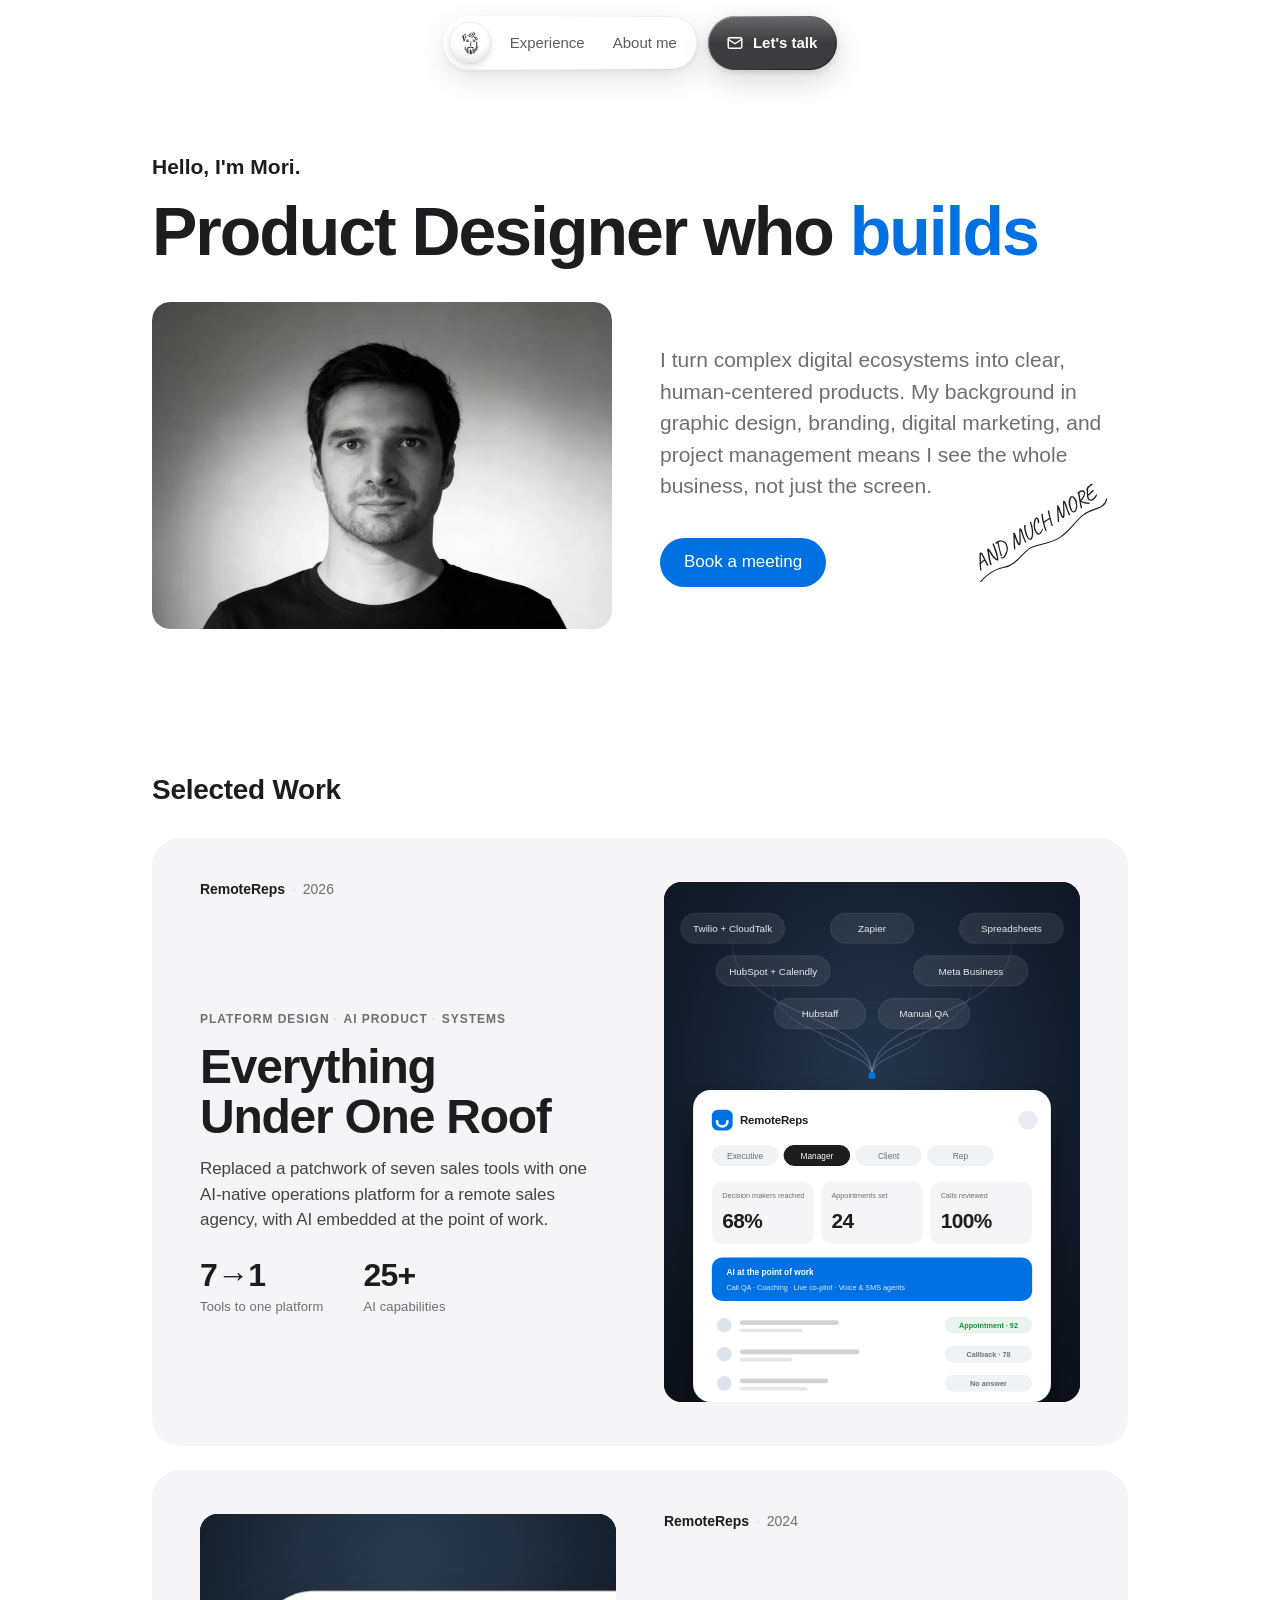
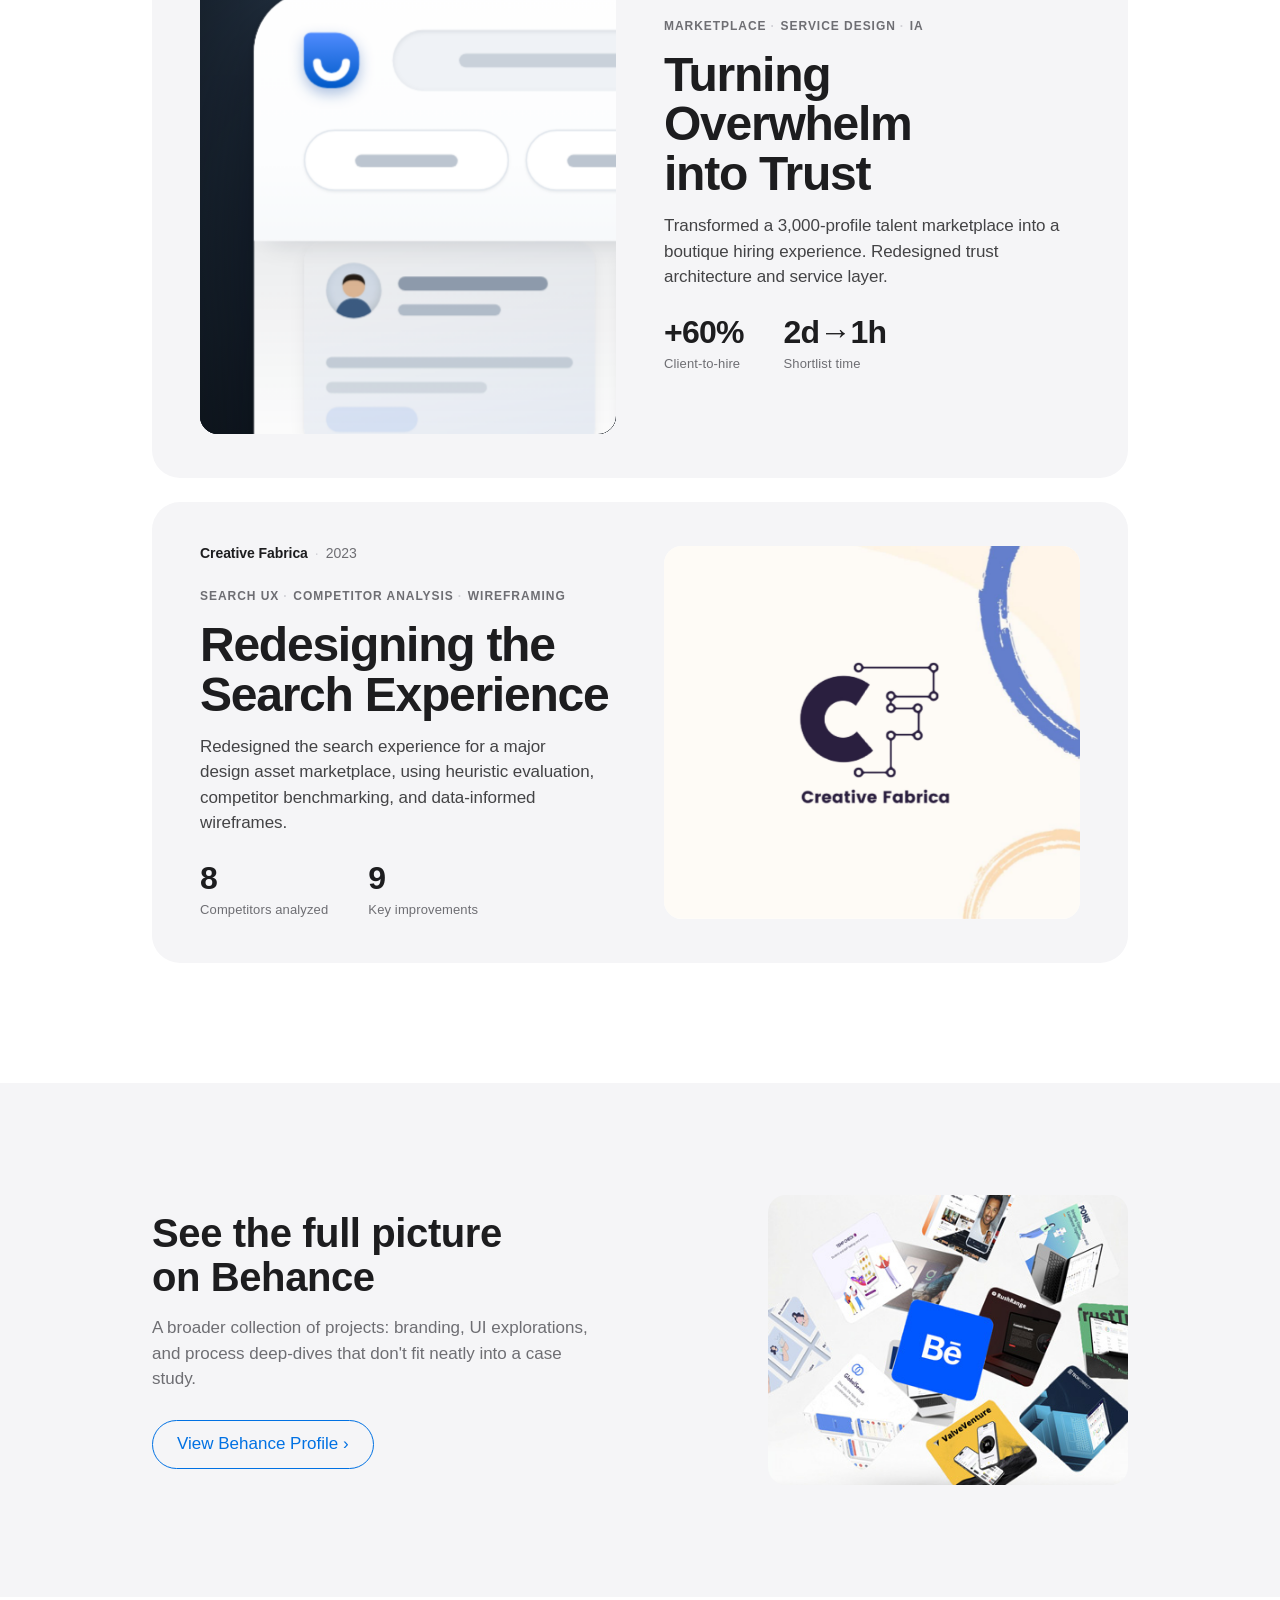
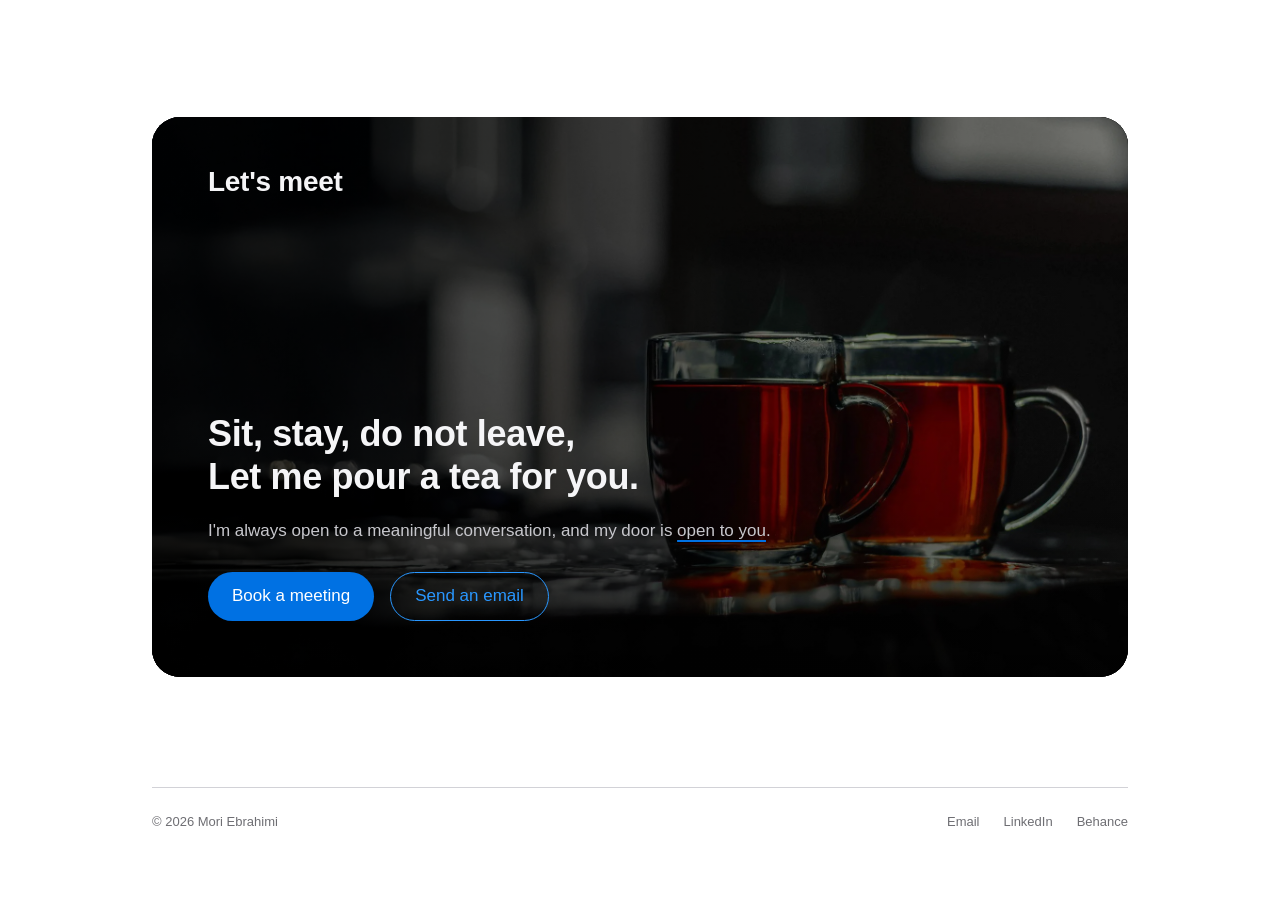
<file: index.html>
<!DOCTYPE html>
<html lang="en">
<head>
<meta charset="UTF-8"/>
<meta name="viewport" content="width=device-width,initial-scale=1"/>
<title>Mori Ebrahimi | Lead Product Designer</title>
<link rel="icon" type="image/png" href="favicon.png"/>
<link rel="stylesheet" href="style.css?v=20260909h"/>
</head>
<body>
<!--
THESIS: The Apple marketing-page canon executed straight for one designer's
portfolio: a recruiter gets an airy, familiar premium read and one blue action.
OWN-WORLD: White ground, ink #1d1d1f, gray #f5f5f7 bento cards at 28px radius,
system SF type (semibold negative-tracked display, gray 21px subheads), pill
buttons and links in Apple blue #0071e3.
STORY: Visitor learns who Mori is, sees outcome-led work, and books a meeting.
FIRST VIEWPORT: Floating Liquid Glass nav pill (avatar, links) with a separate
glass "Let's talk" button beside it; on scroll the button folds away and the
pill collapses to avatar + "Let's talk"; left-aligned greeting;
"Product Designer who [codes/builds/ships/solves]" headline with the verb
swapping in blue; delayed-start intro video beside a gray bio and the blue
Book-a-meeting pill.
FORM: Apple canon, user-pinned standing exit (beats roll); supersedes the
Swiss rendition of seed e1148bf5.
FINISH: unreviewed and undocumented is unfinished; this build ends with the
finish review, the verdict, DESIGN.md, and every shipping raster carrying its
provenance.
-->
<div class="page">

  <nav>
    <div class="nav-pill">
      <a class="nav-avatar" href="/" aria-label="Home"><img src="/home-avatar.png" alt=""/></a>
      <div class="nav-full">
        <a href="/experience">Experience</a>
        <a href="/aboutme">About me</a>
      </div>
      <a class="nav-compact" href="mailto:hello@mortzart.com" tabindex="-1" aria-hidden="true">
        <span class="nav-compact-label">Let's talk</span><span class="nav-status-dot"></span>
      </a>
    </div>
  <a class="nav-talk" href="mailto:hello@mortzart.com"><svg class="nav-talk-icon" width="18" height="18" viewBox="0 0 24 24" fill="none" stroke="currentColor" stroke-width="2" stroke-linecap="round" stroke-linejoin="round" aria-hidden="true"><rect x="3" y="5" width="18" height="14" rx="2"/><path d="m3 7 9 6 9-6"/></svg><span class="nav-talk-label">Let's talk</span></a>
  </nav>

  <header class="hero">
    <div class="hero-greeting">Hello, I'm Mori.</div>
    <h1 class="hero-title">Product Designer who <span class="highlight word-swap" data-words="codes|builds|ships|solves" aria-live="off">codes</span></h1>
    <div class="hero-grid">
      <div class="hero-frame">
        <video class="hero-video" muted playsinline preload="auto" poster="me_4-poster.jpg" aria-label="Mori Ebrahimi introduction video">
          <source src="me_4.mp4" type="video/mp4"/>
          <source src="me_4.webm" type="video/webm"/>
        </video>
      </div>
      <div class="hero-copy">
        <p class="hero-bio">I turn complex digital ecosystems into clear, human-centered products. My background in graphic design, branding, digital marketing, and project management means I see the whole business, not just the screen.</p>
        <div class="hero-cta">
          <a href="https://calendar.google.com/calendar/u/0/appointments/schedules/AcZssZ2-j6TMMwh3sD5Ye2CDJEo66KCIDpyV97RvcYP5jib4iib-_JdBVq_wesDUoRJqHv11t3A0w6ZC?gv=true" target="_blank" class="btn-hello">Book a meeting</a>
          <svg class="hero-doodle" viewBox="0 0 173.56 61.67" width="174" height="62" role="img" aria-label="And much more">
            <g>
            <g>
            <path data-l="1" d="M25.64,38.93c-.24-.13-.37-.28-.39-.44s.07-.44.27-.84.51-1.02.94-1.87c.32-.6.56-1.07.73-1.41s.28-.59.34-.73.09-.24.09-.28c-.03-.12-.01-.22.04-.29.05-.07.14-.14.26-.19.07-.07.18-.19.33-.36.15-.17.3-.38.43-.62.12-.28.26-.57.42-.86s.37-.66.64-1.11c.27-.45.61-1.03,1.04-1.75.27-.47.56-.95.88-1.43.32-.49.66-.97,1.02-1.45.15-.19.28-.34.4-.45.12-.11.24-.16.36-.15.16,0,.34.05.55.16s.4.25.57.42.3.36.38.56c.07.11.09.33.08.68s-.04.77-.08,1.26-.09,1.02-.14,1.58c-.04.55-.1,1.2-.18,1.94-.08.75-.16,1.53-.23,2.35-.07.81-.13,1.6-.17,2.36-.04.76-.04,1.41,0,1.97,0,.12,0,.23,0,.34s-.02.19-.02.26c-.08.08-.21.12-.39.11-.18,0-.35-.05-.52-.13-.17-.08-.26-.18-.29-.3-.04-.04-.06-.1-.07-.17v-.47c0-.24.03-.62.04-1.14l.1-3.25-.26.02c-.12,0-.35,0-.68.04-.33.03-.7.06-1.08.11s-.75.09-1.07.14c-.33.05-.55.09-.67.13-.12,0-.26.08-.43.24s-.32.37-.47.62c-.05.19-.15.38-.29.59-.14.21-.21.35-.21.41-.09.07-.2.19-.32.38,0,.08-.06.28-.19.59s-.28.66-.47,1.04-.37.71-.56.99l-.42.64-.32-.24h0ZM29.79,32.47c.28-.05.52-.1.71-.13.19-.03.37-.05.53-.05.56-.13.97-.22,1.22-.27s.43-.07.53-.07.19.02.27.06c.05.07.13.12.22.14,0-.03.03-.18.06-.46.03-.28.06-.63.11-1.04.05-.41.09-.84.14-1.29s.08-.86.11-1.24.05-.67.06-.87c0-.25.03-.59.06-1-.08,0-.25.15-.51.44s-.55.68-.87,1.16-.62,1-.9,1.54c-.13.25-.26.48-.38.68-.12.2-.21.3-.28.3-.03.03-.1.14-.23.35s-.26.44-.41.7-.27.49-.36.7-.12.32-.08.35Z"/>
            <path data-l="2" d="M35.87,39.51c-.13-.15-.22-.27-.26-.37-.04-.1-.04-.22,0-.36.03-.14.08-.34.15-.59.11-.43.22-.79.35-1.07s.25-.59.38-.9.24-.72.33-1.21c.21-.49.4-.96.57-1.4.17-.44.34-.94.53-1.5,0-.05.07-.19.18-.42s.24-.5.41-.83.32-.66.47-.99c.23-.64.41-1.19.55-1.65s.28-.88.43-1.25.34-.74.58-1.1c.16-.28.35-.46.56-.54s.42-.08.61.01c.19.09.33.26.41.53.07.13.12.29.17.48.05.19.09.46.13.81s.07.85.08,1.49c.03.76.03,1.51.02,2.26,0,.74,0,1.43,0,2.06.02.63.09,1.16.21,1.6.04.24.1.53.17.87s.15.68.24,1.01.17.62.26.84.16.34.21.34c.07,0,.16-.09.27-.26s.26-.49.44-.94c.18-.46.4-1.1.65-1.94s.54-1.91.86-3.22c.07-.23.16-.59.27-1.1s.2-1.02.25-1.54c.09-.33.19-.7.28-1.1s.18-.75.25-1.06.11-.48.11-.52v-.44c.07,0,.13-.09.18-.27s.08-.34.08-.47c0-.23.03-.41.09-.55s.12-.24.19-.31c.04-.11.14-.16.3-.15.16,0,.32.05.48.13s.26.19.3.32c.03.15,0,.48-.11.99s-.25,1.21-.45,2.08c0,.15-.04.39-.12.72-.08.33-.16.69-.25,1.06s-.15.7-.19.96c-.05.35-.11.67-.18.97s-.13.45-.2.43c-.35,1.51-.71,2.8-1.09,3.86s-.72,1.93-1.01,2.6c-.32.73-.67,1.18-1.05,1.33s-.79-.04-1.21-.59c-.25-.35-.45-.69-.6-1.03-.15-.34-.27-.74-.36-1.2s-.21-1.03-.34-1.71c-.2-.55-.31-1.1-.33-1.66s0-1.14.05-1.73.09-1.21.12-1.85c0-.64-.04-1.07-.08-1.28s-.12-.2-.23.03c-.11.23-.3.71-.55,1.41-.09.25-.22.56-.37.92-.15.36-.3.72-.45,1.07s-.27.66-.38.92-.17.43-.2.49c-.08.16-.17.37-.28.63-.11.26-.19.54-.26.83-.48,1.26-.84,2.26-1.07,3.01s-.4,1.27-.51,1.56c-.13.37-.27.62-.42.75-.15.13-.35.05-.62-.23v-.04Z"/>
            <path data-l="3" d="M50.04,40.17c-.25.04-.49.06-.7.07-.21,0-.53-.04-.94-.15-.21-.07-.36-.15-.45-.24s-.23-.27-.43-.52c-.15-.21-.25-.41-.31-.59s-.07-.32-.03-.42.13-.13.26-.09c.04,0,.1.06.19.13s.17.16.25.27c.19.2.41.33.68.4s.62.07,1.06.02c.19-.04.41-.1.68-.17s.53-.16.78-.27.45-.21.6-.32c.71-.48,1.49-1,2.35-1.56.03-.05.08-.1.15-.13.07-.03.16-.07.27-.11.08-.08.21-.21.39-.38.18-.17.35-.35.52-.52s.27-.28.31-.3c.03-.12.05-.22.08-.29.03-.07.04-.15.04-.23.11-.11.25-.33.43-.67.18-.34.36-.72.55-1.14s.32-.8.4-1.15c.19-.93.23-1.72.14-2.37-.09-.64-.28-1.19-.57-1.65s-.65-.87-1.07-1.23c-.15-.12-.35-.25-.61-.39s-.53-.26-.81-.37c-.28-.11-.52-.19-.73-.26s-.33-.09-.37-.08c-.05.01-.16.22-.33.63-.17.41-.36.93-.59,1.55-.23.63-.47,1.3-.73,2-.26.71-.5,1.38-.73,2-.08.25-.17.52-.26.8-.09.28-.17.53-.24.73-.07.21-.1.34-.1.41-.15.23-.26.53-.35.9-.09.38-.18,1-.29,1.87-.12.45-.21.8-.26,1.03s-.11.35-.16.33l-.08.08c0,.08-.05.12-.16.12s-.23-.03-.37-.09-.25-.13-.33-.21c-.04-.15-.06-.29-.07-.42s.04-.39.15-.78c.07-.25.15-.56.25-.93s.21-.75.33-1.14c.12-.39.23-.76.34-1.09s.19-.59.24-.76c.09-.23.23-.65.4-1.28.11-.35.22-.69.33-1.04.11-.35.22-.66.33-.93s.18-.45.22-.53c.07-.17.17-.47.3-.88s.31-.88.52-1.38l.14-.66-.22-.1c-.16.05-.28.07-.37.05s-.14-.04-.17-.05c-.08.03-.19,0-.34-.06-.15-.07-.28-.15-.39-.26s-.18-.2-.21-.28c-.03-.05-.05-.17-.06-.34,0-.08.11-.16.3-.23s.43-.14.73-.19.63-.09.98-.11.7-.02,1.03,0c.35.03.67.1.98.22.31.12.64.25,1,.38.43.16.88.44,1.35.83.47.39.91.86,1.3,1.39.39.54.66,1.1.79,1.68.04.16.08.39.12.68s.06.58.07.85c0,.27-.02.45-.09.53-.03.05-.04.12-.05.19,0,.07.02.12.07.15,0,.04-.06.19-.14.45s-.15.49-.22.67c-.03.35-.11.71-.24,1.08-.13.37-.28.72-.44,1.05-.16.33-.31.6-.44.83-.05,0-.1,0-.15.03-.05.02-.04.04,0,.05,0,.07-.07.19-.22.38-.05.04-.14.14-.25.29s-.2.26-.27.31c0,.09-.05.17-.12.23s-.13.09-.18.09c-.04,0-.06.03-.06.08-.11.16-.27.35-.5.57s-.48.45-.77.68-.58.45-.88.65-.58.35-.85.46c-.13.09-.27.17-.42.23-.15.06-.29.12-.42.19-.07.05-.21.13-.44.23s-.47.2-.73.29-.49.16-.69.2h0Z"/>
            </g>
            <g>
            <path data-l="4" d="M74.28,39.23c-.01.08-.09.1-.23.07s-.26-.13-.37-.29c-.11-.25-.16-.49-.16-.7s0-.54.02-.96c.08-.47.19-1.08.33-1.83.14-.76.31-1.61.5-2.55s.4-1.93.63-2.96c.16-.53.29-1.03.39-1.47.1-.45.2-.95.31-1.51,0-.04-.04-.02-.11.05s-.14.16-.21.25-.09.17-.08.22c-.19.27-.35.51-.5.74-.13.13-.29.4-.48.8s-.39.78-.62,1.12c-.21.4-.44.83-.68,1.29s-.45.85-.64,1.15c-.12.17-.24.38-.36.6-.12.23-.19.38-.22.44-.05.15-.15.32-.28.53s-.28.41-.44.61c-.08.12-.16.24-.24.37-.08.13-.17.28-.26.45,0,.04-.06.16-.19.36-.13.2-.28.42-.46.66s-.35.45-.51.62c-.47.49-.84.79-1.12.87-.28.09-.6-.03-.94-.35-.17-.21-.3-.46-.38-.73-.08-.27-.11-.62-.1-1.02s.06-.92.14-1.53c.09-.47.18-.94.26-1.41s.16-.92.23-1.34c.07-.42.14-.78.2-1.07s.11-.49.15-.58c.03-.27.02-.41-.02-.44-.04-.03-.12.05-.24.24-.05.09-.19.32-.42.69-.23.37-.49.82-.79,1.35-.3.54-.6,1.12-.89,1.74-.55,1.02-1,1.86-1.35,2.52s-.63,1.19-.84,1.57c-.21.39-.36.68-.45.86-.09.19-.16.31-.2.38s-.07.11-.1.14c-.12,0-.24-.05-.37-.15-.13-.1-.26-.22-.39-.35-.04-.09-.06-.19-.05-.28,0-.09.05-.23.13-.41s.2-.46.36-.83c.17-.35.33-.65.48-.91.15-.26.26-.42.34-.47.07-.11.13-.21.18-.32s.09-.23.1-.38c.07-.08.17-.24.31-.49.14-.25.28-.52.43-.81.11-.17.24-.4.41-.68.17-.28.34-.59.53-.93s.35-.66.5-.97c.61-1.06,1.14-1.95,1.56-2.68.43-.73.75-1.19.96-1.39.07-.07.14-.16.21-.28s.11-.23.11-.32c0-.28.06-.54.17-.77s.23-.34.35-.31c.13,0,.25.01.36.04s.22.11.34.26c.11.16.2.32.28.48s.07.48-.02.96c0,.19-.02.4-.06.63s-.08.45-.11.64c-.03.19-.06.34-.07.45-.17.52-.33,1.11-.48,1.75-.15.65-.28,1.3-.4,1.96-.12.66-.22,1.28-.3,1.85s-.13,1.04-.15,1.4c-.02.37-.01.58.03.63.09.05.17.06.24.02s.18-.21.34-.52c.09-.16.22-.36.39-.59s.33-.45.49-.65c.11-.19.27-.47.5-.84.23-.38.52-.86.87-1.45.35-.59.78-1.31,1.28-2.15.5-.85,1.07-1.83,1.71-2.96.31-.47.6-.93.87-1.37.27-.45.5-.74.67-.87.19-.17.38-.22.58-.13.2.09.38.26.53.53s.24.6.25,1c.01.19-.01.49-.07.9s-.15.89-.27,1.41c-.12.53-.27,1.07-.46,1.63-.04.23-.1.51-.19.85s-.18.69-.29,1.05-.21.7-.32,1.02c-.07.44-.14.88-.23,1.3-.09.43-.12.71-.09.86-.12.21-.2.52-.24.92-.04.4-.06.81-.06,1.24-.05.52-.09.89-.12,1.1-.03.21-.07.31-.14.3-.17-.05-.26-.02-.26.1v.03Z"/>
            </g>
            <g>
            <path data-l="5" d="M79.24,39.31c-.62-.23-1.09-.58-1.41-1.07-.33-.49-.5-1.18-.52-2.07s.12-2.03.41-3.42c.09-.47.23-1,.4-1.6s.38-1.22.61-1.85c.23-.63.48-1.25.74-1.84.26-.59.52-1.12.77-1.57.31-.55.54-.89.71-1.03.17-.14.32-.2.45-.17.25.07.44.19.55.37s.15.37.12.58-.16.38-.39.53c-.15.17-.34.49-.57.95-.23.46-.47.91-.71,1.33-.27.78-.5,1.46-.7,2.05s-.37,1.15-.5,1.68c-.13.52-.25,1.07-.36,1.64-.12.56-.21,1.02-.27,1.38s-.1.66-.12.89c-.02.23-.03.44-.03.61v.54c.11.17.19.33.26.46.07.13.15.21.26.24.23.11.48.13.77.08.29-.05.57-.16.85-.32.07-.13.21-.25.42-.36.03.07.06.08.09.05.03-.03.06-.08.07-.13-.01-.05,0-.1.04-.15s.09-.1.14-.15c.11-.04.26-.18.47-.41s.42-.5.64-.79.41-.56.56-.8c.15-.24.23-.39.23-.44,0-.07.03-.13.08-.18s.11-.12.18-.2c.07-.07.2-.29.41-.65.21-.37.43-.8.68-1.29.25-.49.47-.95.67-1.36.04-.15.11-.38.22-.71s.22-.71.35-1.13c.13-.43.25-.86.37-1.29.12-.43.23-.82.33-1.16s.16-.59.19-.75c.03-.17.07-.32.12-.43s.09-.2.1-.25c.07-.03.15-.02.24.02s.19.09.29.14.19.1.27.14c.08.11.11.24.1.4s-.06.4-.13.73-.18.8-.31,1.41c-.28,1.1-.62,2.11-1.01,3.03s-.82,1.9-1.27,2.93v.12c-.16.09-.29.23-.38.42-.07.12-.12.22-.17.31-.05.09-.1.15-.17.19-.04.12-.1.28-.18.46-.01.07-.06.13-.14.18s-.16.11-.24.16c-.07.03-.11.08-.12.16-.01.08-.04.15-.08.2-.29.44-.63.88-1,1.3s-.76.8-1.15,1.11-.77.54-1.13.67c-.24.09-.44.15-.59.16-.15,0-.32,0-.51-.04h0Z"/>
            <path data-l="6" d="M88.38,39.39c-.2-.08-.4-.17-.61-.26s-.4-.23-.58-.41-.34-.43-.47-.75c-.13-.39-.22-.77-.27-1.14-.05-.37-.06-.81-.05-1.3,0-.7.05-1.3.15-1.81.1-.52.26-1.04.47-1.57.03-.04.08-.16.15-.35s.16-.4.26-.63.18-.4.23-.52c.11-.23.27-.53.49-.91s.46-.75.71-1.11c.39-.57.71-1.03.96-1.36s.49-.62.72-.84c.23-.23.48-.44.77-.65.29-.21.66-.46,1.11-.77.29-.21.62-.33.97-.34s.68.06.99.23.54.41.68.73c.15.28.22.62.22,1.01s-.06.81-.18,1.24-.29.85-.5,1.23-.46.71-.74.96c-.17.16-.33.22-.47.18s-.3-.15-.49-.32c-.12-.23-.18-.36-.19-.4s.02-.07.07-.08c.08-.09.19-.25.32-.48s.27-.47.4-.73.23-.47.28-.63c.11-.56.18-.96.22-1.19.04-.23,0-.41-.12-.53-.05-.05-.13-.07-.23-.06-.1.01-.26.08-.49.2-.31.13-.71.43-1.2.89-.5.46-.95.97-1.36,1.53-.54.71-.98,1.34-1.34,1.88-.36.55-.63,1.11-.82,1.68-.03.05-.1.23-.22.52.01.05,0,.18-.06.39s-.11.38-.18.53c-.15.62-.23,1.25-.26,1.92-.03.66.01,1.25.11,1.75s.25.86.45,1.06c.17.12.41.16.71.12.3-.04.64-.13,1.03-.28s.78-.31,1.18-.48c.32-.13.61-.28.88-.44s.47-.3.6-.42c.11-.08.24-.16.41-.25.17-.09.31-.13.43-.13.19-.07.29-.09.32-.08s.04.07.04.18c0,.19-.1.39-.31.62s-.47.43-.79.62c-.11.11-.25.22-.42.34s-.35.21-.54.28c-.28.21-.63.42-1.04.62-.42.2-.83.35-1.25.46s-.8.13-1.15.06h0Z"/>
            <path data-l="7" d="M95.76,39.93c-.08-.04-.15-.07-.21-.08-.06,0-.13-.02-.21-.02-.21-.05-.37-.17-.46-.35s-.11-.38-.06-.59c.05-.05.09-.17.12-.34.03-.17.04-.31.04-.42.05-.11.09-.18.1-.23s.05-.18.1-.39c.04-.23.11-.54.21-.95s.21-.85.34-1.31c.13-.47.25-.92.37-1.34s.23-.79.33-1.08.17-.46.21-.5v-.22c.04-.25.11-.46.22-.62.05-.15.1-.31.14-.48s.06-.29.06-.34c.05-.07.13-.23.23-.49.1-.26.2-.52.29-.77.08-.21.17-.44.27-.68s.22-.54.37-.88v-.1c.05-.05.18-.32.39-.81s.49-1.12.85-1.89c.05-.11.12-.23.2-.36.08-.13.12-.23.12-.28.07-.11.16-.16.28-.15s.24.05.37.13.22.19.29.34l.2.32-.72,1.44c-.21.37-.39.72-.53,1.02-.14.31-.21.49-.21.54-.16.43-.29.79-.4,1.08-.11.29-.2.56-.28.8-.15.42-.28.76-.41,1.02s-.19.43-.19.48c0-.03.15-.05.44-.06s.67-.02,1.12-.02h1.39c.47,0,.9-.01,1.26-.02.37,0,.62-.02.75-.05l1.04-.1.68-2.06c.11-.37.25-.83.42-1.36.17-.54.33-.99.46-1.36.21-.61.38-1,.5-1.14.12-.15.26-.22.42-.22.04,0,.1.01.17.03s.15.05.22.1c.07.05.12.11.15.19.16.15.24.31.23.5,0,.19-.12.43-.33.74-.21.36-.39.75-.53,1.17s-.26.77-.37,1.03c0,.16-.02.29-.06.39-.04.1-.09.18-.14.23-.03.03-.08.13-.16.3s-.15.35-.22.52-.1.28-.1.32c0,.09-.02.21-.06.34s-.09.23-.14.28c-.03.08-.09.28-.18.6-.09.32-.2.7-.32,1.13s-.25.86-.38,1.26-.25.74-.36,1.01c0,.09-.03.21-.1.35s-.1.26-.1.37c-.05.16-.12.36-.2.6-.08.24-.12.39-.12.46-.07.31-.14.62-.21.94s-.13.6-.18.83c-.05.23-.07.37-.07.41-.05.05-.13.06-.24.02s-.23-.09-.38-.14c-.25-.15-.4-.3-.45-.47-.05-.17,0-.4.15-.71.07-.11.15-.37.25-.79.1-.42.2-.84.31-1.25.08-.2.17-.47.26-.81.09-.34.19-.69.28-1.04.09-.36.17-.65.24-.9s.11-.38.14-.41v-.2s-.19-.05-.5-.07-.69-.03-1.14-.02c-.45,0-.93.02-1.41.04-.49.02-.93.06-1.31.11h-1.46l-.14.42c-.08.24-.17.53-.28.87s-.22.69-.33,1.04c-.11.36-.21.68-.28.96-.07.29-.12.49-.15.61-.05.24-.12.54-.21.9s-.18.73-.28,1.11-.19.71-.26.99c-.07.28-.12.46-.15.54h0Z"/>
            </g>
            <g>
            <path data-l="8" d="M121.46,39.23c-.01.08-.09.1-.23.07-.14-.03-.26-.13-.37-.29-.11-.25-.16-.49-.16-.7s0-.54.02-.96c.08-.47.19-1.08.33-1.83.14-.76.31-1.61.5-2.55s.4-1.93.63-2.96c.16-.53.29-1.03.39-1.47.1-.45.2-.95.31-1.51,0-.04-.04-.02-.11.05s-.14.16-.21.25-.09.17-.08.22c-.19.27-.35.51-.5.74-.13.13-.29.4-.48.8s-.39.78-.62,1.12c-.21.4-.44.83-.68,1.29s-.46.85-.64,1.15c-.12.17-.24.38-.36.6-.12.23-.19.38-.22.44-.05.15-.15.32-.28.53s-.28.41-.44.61c-.08.12-.16.24-.24.37s-.17.28-.26.45c0,.04-.06.16-.19.36-.13.2-.28.42-.46.66s-.35.45-.51.62c-.47.49-.84.79-1.12.87-.28.09-.6-.03-.94-.35-.17-.21-.3-.46-.38-.73-.08-.27-.11-.62-.1-1.02.01-.41.06-.92.14-1.53.09-.47.18-.94.26-1.41s.16-.92.23-1.34c.07-.42.14-.78.2-1.07.06-.29.11-.49.15-.58.03-.27.02-.41-.02-.44-.04-.03-.12.05-.24.24-.05.09-.19.32-.42.69-.23.37-.49.82-.79,1.35-.3.54-.6,1.12-.89,1.74-.55,1.02-1,1.86-1.35,2.52s-.63,1.19-.84,1.57c-.21.39-.36.68-.45.86-.09.19-.16.31-.2.38-.04.07-.07.11-.1.14-.12,0-.24-.05-.37-.15-.13-.1-.26-.22-.39-.35-.04-.09-.06-.19-.05-.28,0-.09.05-.23.13-.41.08-.18.2-.46.36-.83.17-.35.33-.65.48-.91s.26-.42.34-.47c.07-.11.13-.21.18-.32s.09-.23.1-.38c.07-.08.17-.24.31-.49s.28-.52.43-.81c.11-.17.24-.4.41-.68.17-.28.34-.59.53-.93s.35-.66.5-.97c.61-1.06,1.14-1.95,1.56-2.68s.75-1.19.96-1.39c.07-.07.14-.16.21-.28s.11-.23.11-.32c0-.28.06-.54.17-.77s.23-.34.35-.31c.13,0,.25.01.36.04s.22.11.34.26c.11.16.2.32.28.48s.07.48-.02.96c0,.19-.02.4-.06.63s-.08.45-.11.64c-.03.19-.06.34-.07.45-.17.52-.33,1.11-.48,1.75-.15.65-.28,1.3-.4,1.96-.12.66-.22,1.28-.3,1.85s-.13,1.04-.15,1.4c-.02.37-.01.58.03.63.09.05.17.06.24.02s.18-.21.34-.52c.09-.16.22-.36.39-.59s.33-.45.49-.65c.11-.19.27-.47.5-.84.23-.38.52-.86.87-1.45.35-.59.78-1.31,1.28-2.15.5-.85,1.07-1.83,1.71-2.96.31-.47.6-.93.87-1.37.27-.45.5-.74.67-.87.19-.17.38-.22.58-.13.2.09.38.26.53.53s.24.6.25,1c.01.19,0,.49-.07.9-.06.41-.15.89-.27,1.41-.12.53-.27,1.07-.46,1.63-.04.23-.1.51-.19.85s-.18.69-.29,1.05-.21.7-.32,1.02c-.07.44-.14.88-.23,1.3-.09.43-.12.71-.09.86-.12.21-.2.52-.24.92-.04.4-.06.81-.06,1.24-.05.52-.09.89-.12,1.1-.03.21-.07.31-.14.3-.17-.05-.26-.02-.26.1v.03Z"/>
            </g>
            <g>
            <path data-l="9" d="M125.51,38.67c-.5-.38-.81-.67-.94-.87-.13-.21-.21-.46-.24-.75-.03-.24-.02-.57,0-.98s.08-.82.13-1.22c.05-.4.1-.7.14-.9.07-.07.09-.21.08-.44-.01-.07.03-.24.14-.53.11-.29.21-.66.3-1.11.27-.8.52-1.47.77-2.01s.49-1.01.73-1.39c.24-.39.48-.74.72-1.06.55-.56.99-.99,1.32-1.27.33-.29.71-.52,1.12-.71.27-.16.52-.29.74-.38.23-.09.41-.11.56-.04.75.16,1.31.46,1.68.91s.65,1.14.82,2.08c.09.59.15,1.12.17,1.59s-.02.94-.11,1.4-.26.97-.51,1.51c-.25.55-.59,1.19-1.03,1.93-.47.92-.99,1.72-1.57,2.41-.58.68-1.18,1.22-1.78,1.61-.61.39-1.2.62-1.77.67s-1.07-.09-1.49-.42l.02-.03ZM126.79,38.09c.31-.04.6-.13.88-.28.28-.15.57-.36.88-.65s.65-.65,1.04-1.09c.35-.4.63-.74.85-1.01.22-.28.41-.55.56-.83.15-.28.3-.62.44-1.02s.3-.92.49-1.56c.11-.4.19-.73.24-1s.09-.52.1-.75c0-.23.02-.5,0-.81s0-.7,0-1.18c0-.23-.06-.46-.14-.71s-.17-.43-.28-.55c-.13-.15-.32-.25-.56-.31-.24-.06-.51-.02-.8.11-.16.07-.37.22-.62.45-.25.23-.52.5-.8.81s-.54.62-.79.94-.45.61-.6.85c-.15.25-.23.42-.23.51-.01.13-.05.23-.1.3-.17.19-.37.52-.57,1s-.4,1.03-.59,1.63c-.19.61-.34,1.21-.47,1.8-.13.6-.2,1.11-.23,1.55-.03.36-.04.61-.04.74s.03.24.08.31.14.21.26.41c.08.13.22.23.41.3s.39.08.59.04h0Z"/>
            </g>
            <g>
            <path data-l="10" d="M134.32,39.47c-.05.13-.15.21-.29.22s-.32-.07-.55-.24c-.16-.16-.26-.29-.31-.37-.05-.09-.02-.23.07-.44s.25-.57.48-1.09c.05-.32.15-.64.28-.97s.23-.56.3-.69c.05-.19.16-.5.33-.93s.36-.92.58-1.45.43-1.04.63-1.51c.2-.47.35-.83.44-1.07.23-.53.46-1.1.7-1.68.24-.59.57-1.33.98-2.23.05-.13.08-.27.09-.42,0-.15-.1-.22-.33-.22-.13-.15-.21-.3-.22-.45,0-.15.05-.26.2-.33l1.04-.42c.63-.15,1.27-.19,1.93-.13.66.06,1.29.24,1.88.55.64.37,1.1.75,1.36,1.13s.4.76.41,1.15-.06.77-.21,1.14c-.11.28-.31.59-.61.92s-.65.67-1.04,1-.8.64-1.22.91-.81.48-1.17.63c-.33.16-.68.3-1.04.42s-.73.24-1.12.36c-.21.05-.47.08-.76.08s-.52-.03-.66-.08l-.34.94c-.13.48-.36,1.2-.69,2.15s-.71,1.99-1.13,3.13h-.01ZM142.28,39.69c-.11.04-.23.05-.37.04s-.36-.12-.67-.32c-.59-.35-1.18-.77-1.76-1.26s-1.25-1.16-1.98-2.01c-.28-.33-.52-.64-.71-.92s-.4-.68-.61-1.18l-.28-1.08.54-.3.72.72c.21.47.49.92.83,1.34s.66.81.95,1.14c.24.28.57.62.98,1.01.41.39.86.77,1.32,1.13s.89.63,1.26.82c.08.07.11.17.08.3s-.07.26-.13.37-.12.18-.17.19h0ZM137.1,32.23c.31-.03.67-.1,1.08-.23.41-.13.83-.28,1.24-.45.39-.19.8-.41,1.23-.67s.84-.55,1.21-.87c.37-.32.68-.65.91-1,.23-.35.34-.7.31-1.04,0-.17-.07-.35-.2-.54-.13-.19-.29-.35-.48-.5s-.37-.25-.54-.3c-.54-.13-.98-.22-1.32-.26-.35-.04-.62-.02-.8.07-.19.09-.31.26-.38.53,0,.04-.05.17-.16.4s-.24.51-.39.84-.3.69-.45,1.06c-.39.79-.68,1.39-.88,1.79-.2.41-.33.69-.38.85-.05.16-.05.27,0,.32Z"/>
            </g>
            <g>
            <path data-l="11" d="M146.04,38.75c-.41-.03-.78-.15-1.09-.38s-.65-.46-.99-.7c-.23-.23-.41-.47-.54-.73-.13-.26-.24-.61-.32-1.03-.05-.25-.05-.57,0-.96s.14-.78.26-1.17.23-.71.34-.95c.16-.38.36-.78.61-1.21s.49-.85.74-1.24.44-.71.59-.95c.09-.09.13-.15.12-.16,0-.07.07-.24.21-.51s.26-.52.37-.73c.2-.21.31-.39.34-.52.03-.13,0-.24-.06-.32-.03-.05.02-.15.14-.28.12-.13.3-.29.54-.46s.51-.35.82-.52c.32-.25.63-.39.93-.41.3-.02.48.04.53.19,0,.04.08.05.23.03.15-.02.33-.05.54-.1s.39-.08.55-.11c.07-.08.22-.14.47-.19s.54-.09.87-.13c.17.01.34.02.51,0,.17,0,.36-.02.59-.05.09-.03.2-.01.33.04.13.05.24.2.35.44.09.24.06.42-.09.54s-.5.21-1.05.28c-.4.05-.75.1-1.04.13-.29.03-.6.07-.92.12-.32.05-.71.12-1.18.23-.33.07-.61.14-.82.23s-.4.21-.56.38-.34.4-.54.71c-.09.07-.21.24-.36.52s-.29.56-.44.84c-.37.52-.7.97-.97,1.35-.27.38-.38.61-.33.67.29.08.47.12.52.12.13-.07.3-.11.49-.14.19-.03.35-.05.47-.08.83-.21,1.48-.38,1.96-.5s.83-.21,1.08-.27c.25-.06.44-.1.57-.11.19-.15.37-.17.55-.08.18.09.32.24.43.44.07.15.07.27,0,.38-.06.11-.23.21-.5.32s-.68.23-1.21.38c-.54.15-1.24.34-2.11.58-.74.21-1.36.34-1.88.38s-.77-.07-.74-.34c-.09-.05-.2,0-.31.19-.11.18-.22.43-.33.73-.11.31-.2.63-.27.98s-.12.67-.14.97c-.02.3,0,.52.05.67.11.31.25.55.42.73s.49.34.94.47c.27,0,.53.03.78.06.25.03.54-.03.86-.16.79-.13,1.41-.27,1.86-.42.45-.15.71-.25.78-.3.11-.05.18-.08.21-.09.03,0,.08,0,.15,0-.04.07-.02.07.05,0s.18-.16.31-.29c.15-.13.34-.26.58-.38.24-.12.46-.21.65-.28.19-.07.3-.07.31,0,.08.13.07.32-.04.55s-.3.49-.58.76c-.28.28-.64.54-1.08.79-.71.37-1.48.64-2.31.79s-1.57.24-2.23.25h.03Z"/>
            </g>
            </g>
            <path class="doodle-line" d="M19.86,47.45s13.78-4.59,24.62,0,21.13-2.06,29.76-2.04,16.53,6.63,28.66,6.08,18.74-5,29.39-6.08,18.92,6.63,25.72-1.45"/>
          </svg>
        </div>
      </div>
    </div>
  </header>

  <!-- ── SELECTED WORK ── -->
  <div class="projects">
    <div class="sec-head">
      <h2 class="sec-label">Selected Work</h2>
    </div>

    <a href="/casestudy/remotereps" class="project fade-in">
      <div class="p-img p-tall">
        <img src="/casestudy/remotereps/images/card.svg?v=20260909" alt="RemoteReps operations platform"/>
      </div>
      <div class="p-info">
        <div class="p-meta"><span class="p-client">RemoteReps</span><span class="p-year">2026</span></div>
        <div class="p-top">
          <div class="p-title">Everything Under One Roof</div>
        </div>
        <div class="p-tags">
          <span class="p-tag">Platform Design</span>
          <span class="p-tag">AI Product</span>
          <span class="p-tag">Systems</span>
        </div>
        <div class="p-desc">Replaced a patchwork of seven sales tools with one AI-native operations platform for a remote sales agency, with AI embedded at the point of work.</div>
        <div class="p-metrics">
          <div><div class="p-metric-val">7→1</div><div class="p-metric-lbl">Tools to one platform</div></div>
          <div><div class="p-metric-val">25+</div><div class="p-metric-lbl">AI capabilities</div></div>
        </div>
      </div>
    </a>

    <a href="/casestudy/pons" class="project fade-in">
      <div class="p-img p-anim">
        <iframe class="p-anim-frame" src="/casestudy/pons/shortlist.html?v=20260908" title="The Shortlist: from 3,000 profiles to the right fit" loading="lazy" tabindex="-1" aria-hidden="true" scrolling="no"></iframe>
      </div>
      <div class="p-info">
        <div class="p-meta"><span class="p-client">RemoteReps</span><span class="p-year">2024</span></div>
        <div class="p-top">
          <div class="p-title">Turning Overwhelm into Trust</div>
        </div>
        <div class="p-tags">
          <span class="p-tag">Marketplace</span>
          <span class="p-tag">Service Design</span>
          <span class="p-tag">IA</span>
        </div>
        <div class="p-desc">Transformed a 3,000-profile talent marketplace into a boutique hiring experience. Redesigned trust architecture and service layer.</div>
        <div class="p-metrics">
          <div><div class="p-metric-val">+60%</div><div class="p-metric-lbl">Client-to-hire</div></div>
          <div><div class="p-metric-val">2d→1h</div><div class="p-metric-lbl">Shortlist time</div></div>
        </div>
      </div>
    </a>

    <a href="/casestudy/cf" class="project fade-in">
      <div class="p-img">
        <img src="/casestudy/cf/images/cf.jpg" alt="Creative Fabrica"/>
      </div>
      <div class="p-info">
        <div class="p-meta"><span class="p-client">Creative Fabrica</span><span class="p-year">2023</span></div>
        <div class="p-top">
          <div class="p-title">Redesigning the Search Experience</div>
        </div>
        <div class="p-tags">
          <span class="p-tag">Search UX</span>
          <span class="p-tag">Competitor Analysis</span>
          <span class="p-tag">Wireframing</span>
        </div>
        <div class="p-desc">Redesigned the search experience for a major design asset marketplace, using heuristic evaluation, competitor benchmarking, and data-informed wireframes.</div>
        <div class="p-metrics">
          <div><div class="p-metric-val">8</div><div class="p-metric-lbl">Competitors analyzed</div></div>
          <div><div class="p-metric-val">9</div><div class="p-metric-lbl">Key improvements</div></div>
        </div>
      </div>
    </a>
  </div>

  <!-- ── BEHANCE ── -->
  <div class="behance-section">
    <div class="behance-text">
      <h2 class="behance-title">See the full picture on Behance</h2>
      <p class="behance-desc">A broader collection of projects: branding, UI explorations, and process deep-dives that don't fit neatly into a case study.</p>
      <a href="https://www.behance.net/emorteza" target="_blank" class="btn-hello-sec">View Behance Profile ›</a>
    </div>
    <div class="behance-img">
      <img src="behance.jpg" alt="Behance portfolio"/>
    </div>
  </div>

  <!-- ── ABOUT (page fades to black as this scrolls to the viewport center) ── -->
  <div class="color-scope" data-color="#000000">
  <div class="about">
    <div class="sec-head">
      <h2 class="sec-label">Let's meet</h2>
    </div>
    <div class="about-content">
      <div class="about-portrait">
        <img src="tea-3.jpg" alt="Tea"/>
      </div>
      <div>
        <div class="about-quote">Sit, stay, do not leave,<br>Let me pour a tea for you.</div>
        <div class="about-text">I'm always open to a meaningful conversation, and my door is <span class="underline-accent">open to you</span>.</div>
        <div class="btn-hello-group">
          <a href="https://calendar.google.com/calendar/u/0/appointments/schedules/AcZssZ2-j6TMMwh3sD5Ye2CDJEo66KCIDpyV97RvcYP5jib4iib-_JdBVq_wesDUoRJqHv11t3A0w6ZC?gv=true" target="_blank" class="btn-hello">Book a meeting</a>
          <a href="mailto:hello@mortzart.com" class="btn-hello-sec">Send an email</a>
        </div>
      </div>
    </div>
  </div>

  <footer>
    <span>© 2026 Mori Ebrahimi</span>
    <div class="footer-links">
      <a href="mailto:hello@mortzart.com">Email</a>
      <a href="https://linkedin.com/in/emorteza" target="_blank">LinkedIn</a>
      <a href="https://www.behance.net/emorteza" target="_blank">Behance</a>
    </div>
  </footer>
  </div>

</div>
<script src="main.js?v=20260909a"></script>
</body>
</html>
</file>
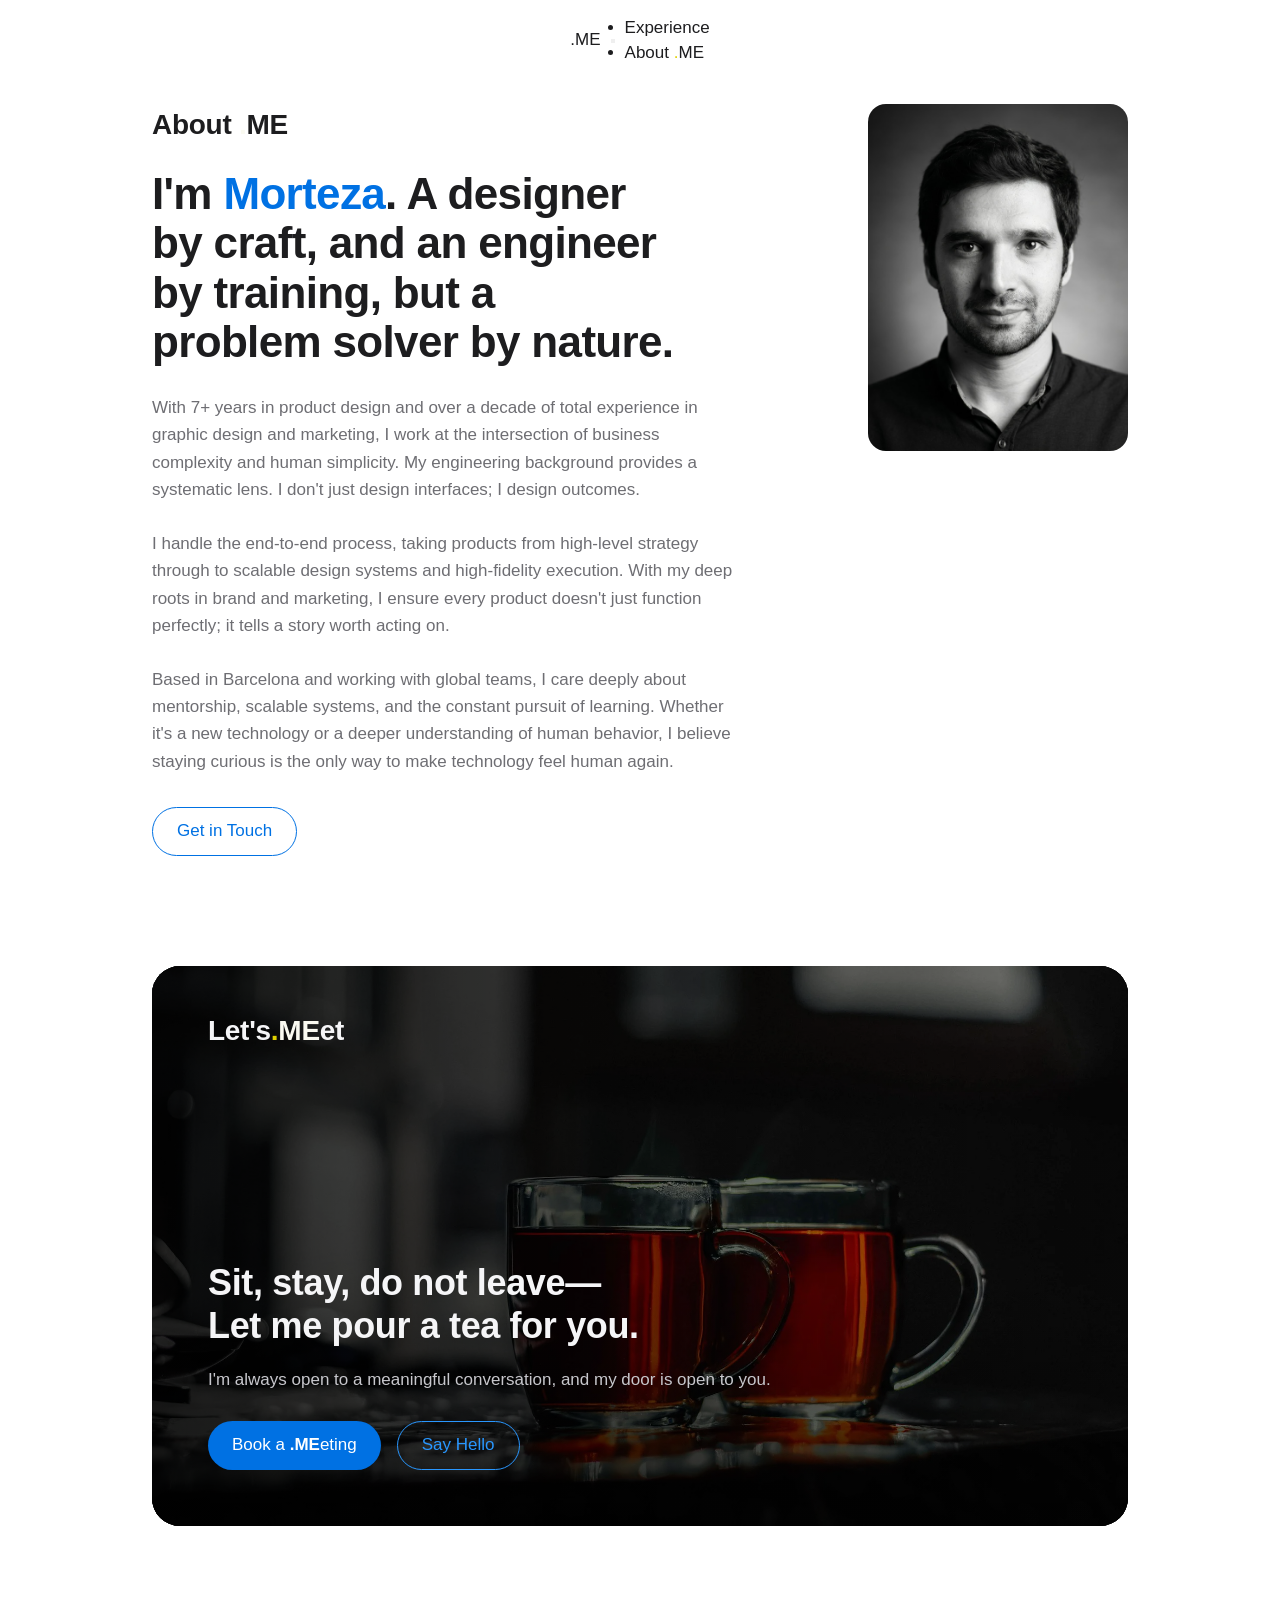
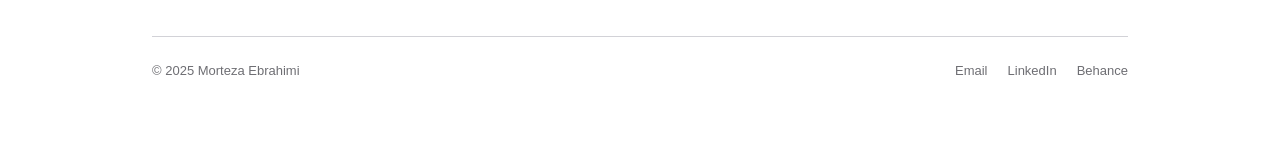
<file: about/index.html>
<!DOCTYPE html>
<html lang="en">
<head>
<meta charset="UTF-8"/>
<meta name="viewport" content="width=device-width,initial-scale=1"/>
<title>About — Morteza Ebrahimi</title>
<link rel="icon" type="image/png" href="../favicon.png"/>
<link rel="stylesheet" href="../style.css"/>
</head>
<body>
<div class="page">

  <nav>
    <a class="nav-name name-reveal" href="/" data-short=".ME" data-full="Morteza Ebrahimi"><span class="name-typed">.ME</span></a>
    <button class="hamburger" aria-label="Menu" aria-expanded="false"><span></span><span></span><span></span></button>
    <ul class="nav-links">

      <li><a href="/experience">Experience</a></li>
      <li><a href="/about" class="active">About <span style="color:#E0D100">.</span>ME</a></li>
    </ul>
  </nav>

  <!-- Mobile only: full-width image -->
  <div class="about-hero-img about-hero-mobile">
    <img src="/me2.jpg" alt="Morteza Ebrahimi"/>
  </div>

  <div class="about-intro">
    <div>
      <div class="sec-label" style="margin-bottom:24px">About <span style="color:#FAFAF1">.</span>ME</div>
      <div class="about-big-text">I'm <mark>Morteza</mark>. A designer by craft, and an engineer by training, but a problem solver by nature.</div>
      <p class="about-body-text">With 7+ years in product design and over a decade of total experience in graphic design and marketing, I work at the intersection of business complexity and human simplicity. My engineering background provides a systematic lens. I don't just design interfaces; I design outcomes.<br><br>I handle the end-to-end process, taking products from high-level strategy through to scalable design systems and high-fidelity execution. With my deep roots in brand and marketing, I ensure every product doesn't just function perfectly; it tells a story worth acting on.<br><br>Based in Barcelona and working with global teams, I care deeply about mentorship, scalable systems, and the constant pursuit of learning. Whether it's a new technology or a deeper understanding of human behavior, I believe staying curious is the only way to make technology feel human again.</p>
      <div style="display:flex;gap:12px;flex-wrap:wrap">
        <a href="https://calendar.google.com/calendar/u/0/appointments/schedules/AcZssZ2-j6TMMwh3sD5Ye2CDJEo66KCIDpyV97RvcYP5jib4iib-_JdBVq_wesDUoRJqHv11t3A0w6ZC?gv=true" target="_blank" class="btn-hello-sec">Get in Touch</a>
      </div>
    </div>
    <!-- Desktop only: image in right column -->
    <div class="about-sidebar about-sidebar-desktop">
      <div class="about-hero-img-inline">
        <img src="/me2.jpg" alt="Morteza Ebrahimi"/>
      </div>
    </div>
  </div>


  <!-- ── LET'S MEET ── -->
  <div class="about">
    <div class="sec-head">
      <div class="sec-label">Let's<span style="color:#E0D100">.</span><span style="color:#FAFAF1">ME</span>et</div>
    </div>
    <div class="about-content">
      <div class="about-portrait">
        <img src="../tea.webp" alt="Tea"/>
      </div>
      <div>
        <div class="about-quote">Sit, stay, do not leave—<br>Let me pour a tea for you.</div>
        <div class="about-text">I'm always open to a meaningful conversation, and my door is <span class="underline-yellow">open to you</span>.</div>
        <div class="btn-hello-group">
          <a href="https://calendar.google.com/calendar/u/0/appointments/schedules/AcZssZ2-j6TMMwh3sD5Ye2CDJEo66KCIDpyV97RvcYP5jib4iib-_JdBVq_wesDUoRJqHv11t3A0w6ZC?gv=true" target="_blank" class="btn-hello">Book a <span style="color:var(--bg);font-weight:700">.ME</span>eting</a>
          <a href="mailto:e.morteza@gmail.com" class="btn-hello-sec">Say Hello</a>
        </div>
      </div>
    </div>
  </div>

  <footer>
    <span>© 2025 Morteza Ebrahimi</span>
    <div style="display:flex;gap:20px">
      <a href="mailto:e.morteza@gmail.com">Email</a>
      <a href="https://linkedin.com/in/emorteza" target="_blank">LinkedIn</a>
      <a href="https://www.behance.net/emorteza" target="_blank">Behance</a>
    </div>
  </footer>

</div>
<script src="../main.js"></script>
</body>
</html>
</file>
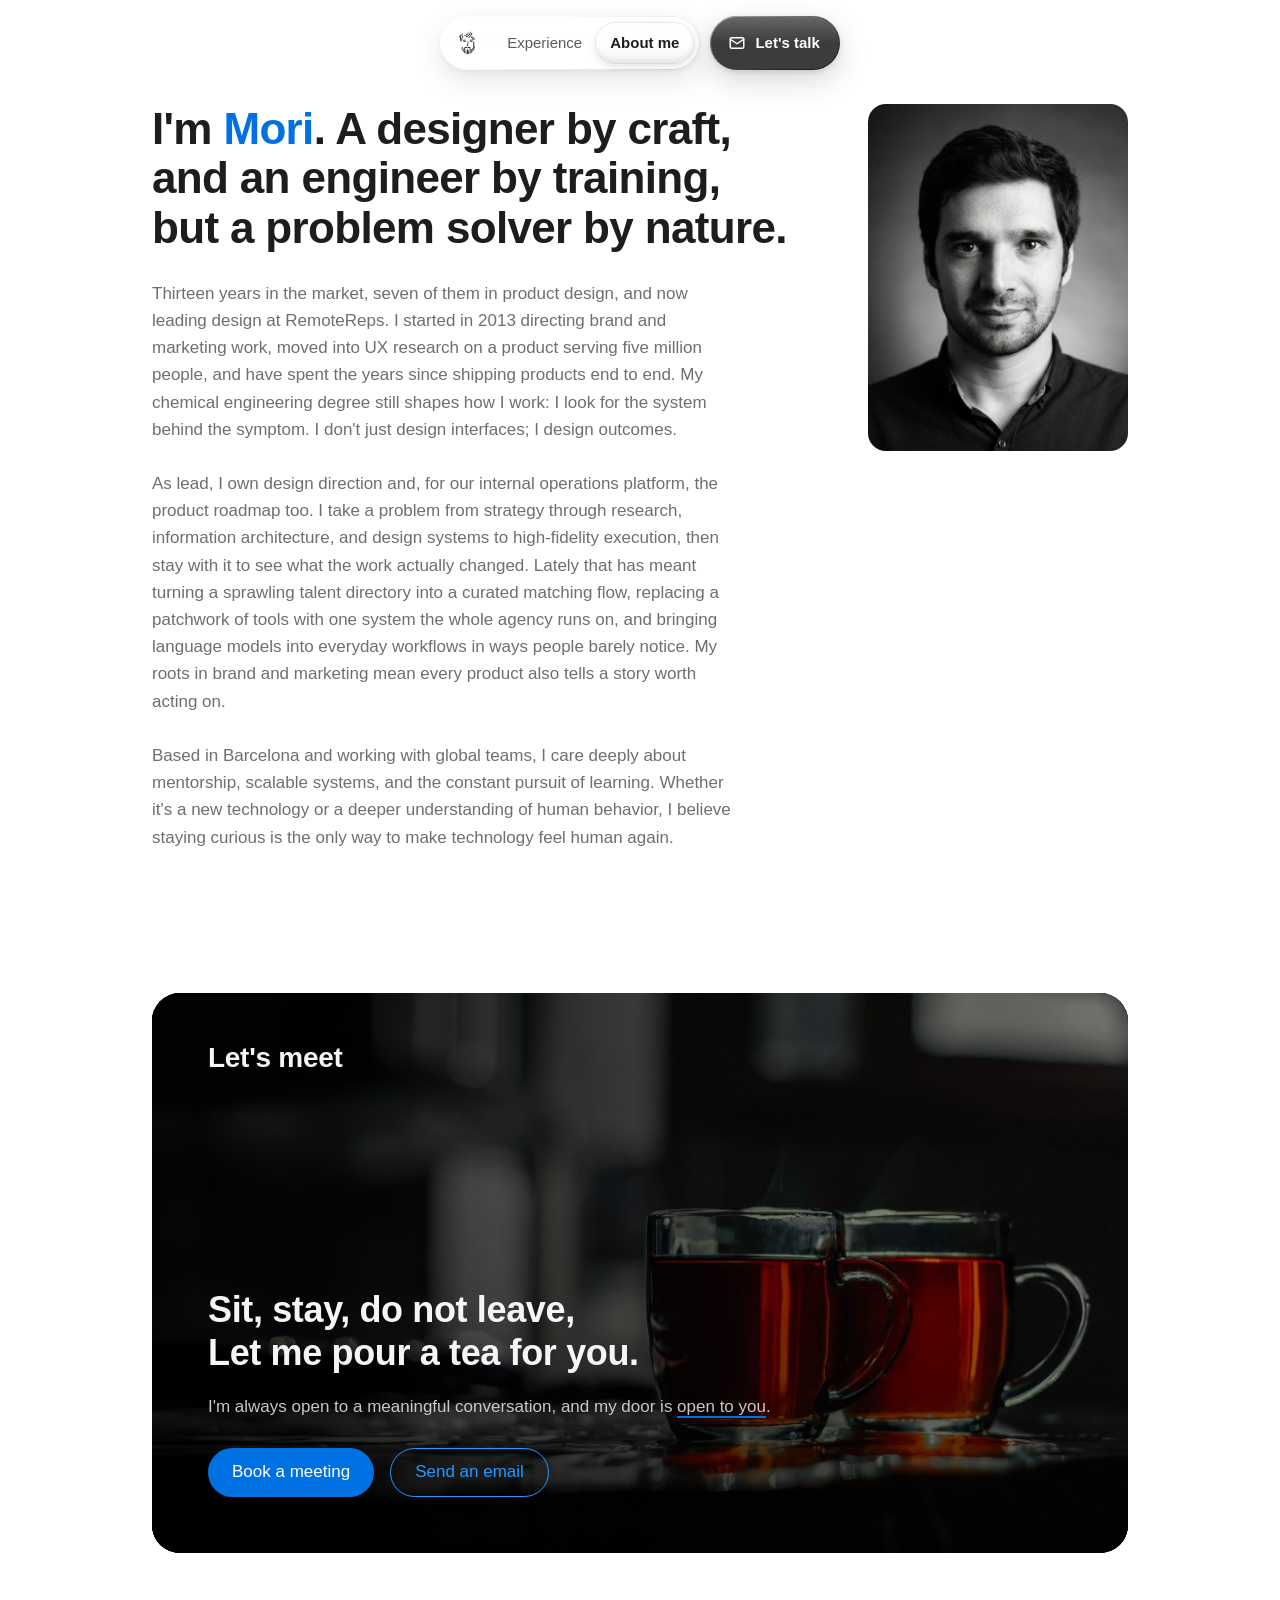
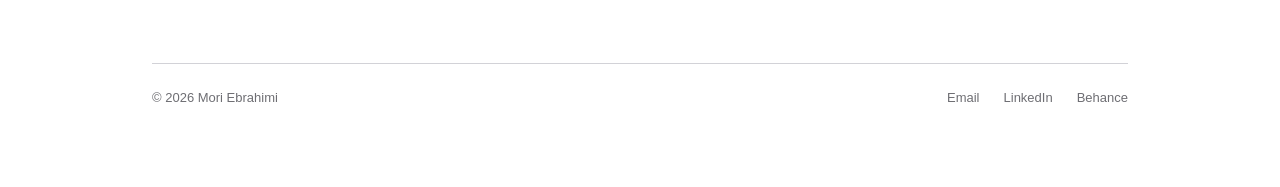
<file: aboutme/index.html>
<!DOCTYPE html>
<html lang="en">
<head>
<meta charset="UTF-8"/>
<meta name="viewport" content="width=device-width,initial-scale=1"/>
<title>About | Mori Ebrahimi</title>
<link rel="icon" type="image/png" href="../favicon.png"/>
<link rel="stylesheet" href="../style.css?v=20260909h"/>
</head>
<body>
<div class="page">

  <nav>
    <div class="nav-pill">
      <a class="nav-avatar" href="/" aria-label="Home"><img src="/home-avatar.png" alt=""/></a>
      <div class="nav-full">
        <a href="/experience">Experience</a>
        <a href="/aboutme" class="active">About me</a>
      </div>
      <a class="nav-compact" href="mailto:hello@mortzart.com" tabindex="-1" aria-hidden="true">
        <span class="nav-compact-label">Let's talk</span><span class="nav-status-dot"></span>
      </a>
    </div>
  <a class="nav-talk" href="mailto:hello@mortzart.com"><svg class="nav-talk-icon" width="18" height="18" viewBox="0 0 24 24" fill="none" stroke="currentColor" stroke-width="2" stroke-linecap="round" stroke-linejoin="round" aria-hidden="true"><rect x="3" y="5" width="18" height="14" rx="2"/><path d="m3 7 9 6 9-6"/></svg><span class="nav-talk-label">Let's talk</span></a>
  </nav>

  <!-- Mobile only: full-width image -->
  <div class="about-hero-img about-hero-mobile">
    <img src="/me2.jpg" alt="Mori Ebrahimi"/>
  </div>

  <div class="about-intro">
    <div>
      <div class="about-big-text">I'm <mark>Mori</mark>. A designer by craft, and an engineer by training, but a problem solver by nature.</div>
      <p class="about-body-text">Thirteen years in the market, seven of them in product design, and now leading design at RemoteReps. I started in 2013 directing brand and marketing work, moved into UX research on a product serving five million people, and have spent the years since shipping products end to end. My chemical engineering degree still shapes how I work: I look for the system behind the symptom. I don't just design interfaces; I design outcomes.<br><br>As lead, I own design direction and, for our internal operations platform, the product roadmap too. I take a problem from strategy through research, information architecture, and design systems to high-fidelity execution, then stay with it to see what the work actually changed. Lately that has meant turning a sprawling talent directory into a curated matching flow, replacing a patchwork of tools with one system the whole agency runs on, and bringing language models into everyday workflows in ways people barely notice. My roots in brand and marketing mean every product also tells a story worth acting on.<br><br>Based in Barcelona and working with global teams, I care deeply about mentorship, scalable systems, and the constant pursuit of learning. Whether it's a new technology or a deeper understanding of human behavior, I believe staying curious is the only way to make technology feel human again.</p>
    </div>
    <!-- Desktop only: image in right column -->
    <div class="about-sidebar about-sidebar-desktop">
      <div class="about-hero-img-inline">
        <img src="/me2.jpg" alt="Mori Ebrahimi"/>
      </div>
    </div>
  </div>


  <!-- ── LET'S MEET (page fades to black as this scrolls to the viewport center) ── -->
  <div class="color-scope" data-color="#000000">
  <div class="about">
    <div class="sec-head">
      <h2 class="sec-label">Let's meet</h2>
    </div>
    <div class="about-content">
      <div class="about-portrait">
        <img src="../tea-3.jpg" alt="Tea"/>
      </div>
      <div>
        <div class="about-quote">Sit, stay, do not leave,<br>Let me pour a tea for you.</div>
        <div class="about-text">I'm always open to a meaningful conversation, and my door is <span class="underline-accent">open to you</span>.</div>
        <div class="btn-hello-group">
          <a href="https://calendar.google.com/calendar/u/0/appointments/schedules/AcZssZ2-j6TMMwh3sD5Ye2CDJEo66KCIDpyV97RvcYP5jib4iib-_JdBVq_wesDUoRJqHv11t3A0w6ZC?gv=true" target="_blank" class="btn-hello">Book a meeting</a>
          <a href="mailto:hello@mortzart.com" class="btn-hello-sec">Send an email</a>
        </div>
      </div>
    </div>
  </div>

  <footer>
    <span>© 2026 Mori Ebrahimi</span>
    <div class="footer-links">
      <a href="mailto:hello@mortzart.com">Email</a>
      <a href="https://linkedin.com/in/emorteza" target="_blank">LinkedIn</a>
      <a href="https://www.behance.net/emorteza" target="_blank">Behance</a>
    </div>
  </footer>
  </div>

</div>
<script src="../main.js?v=20260909a"></script>
</body>
</html>
</file>
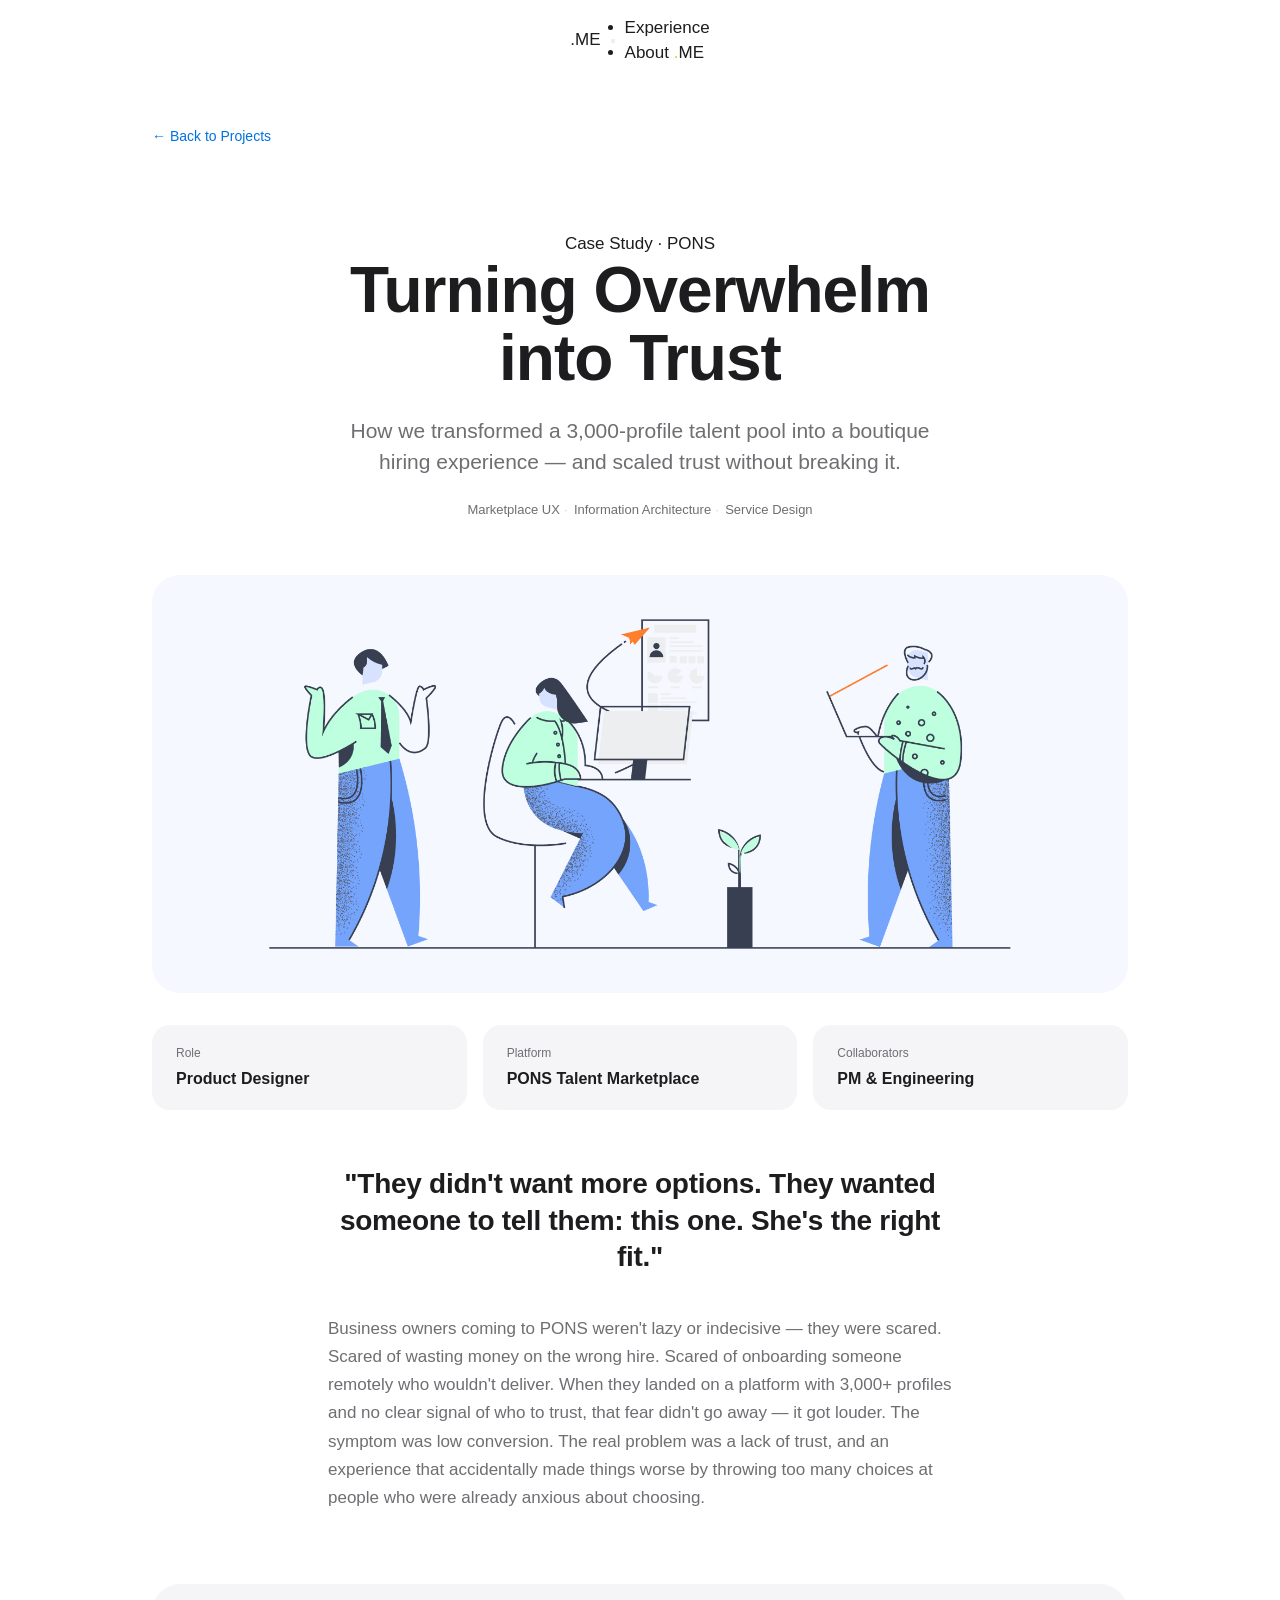
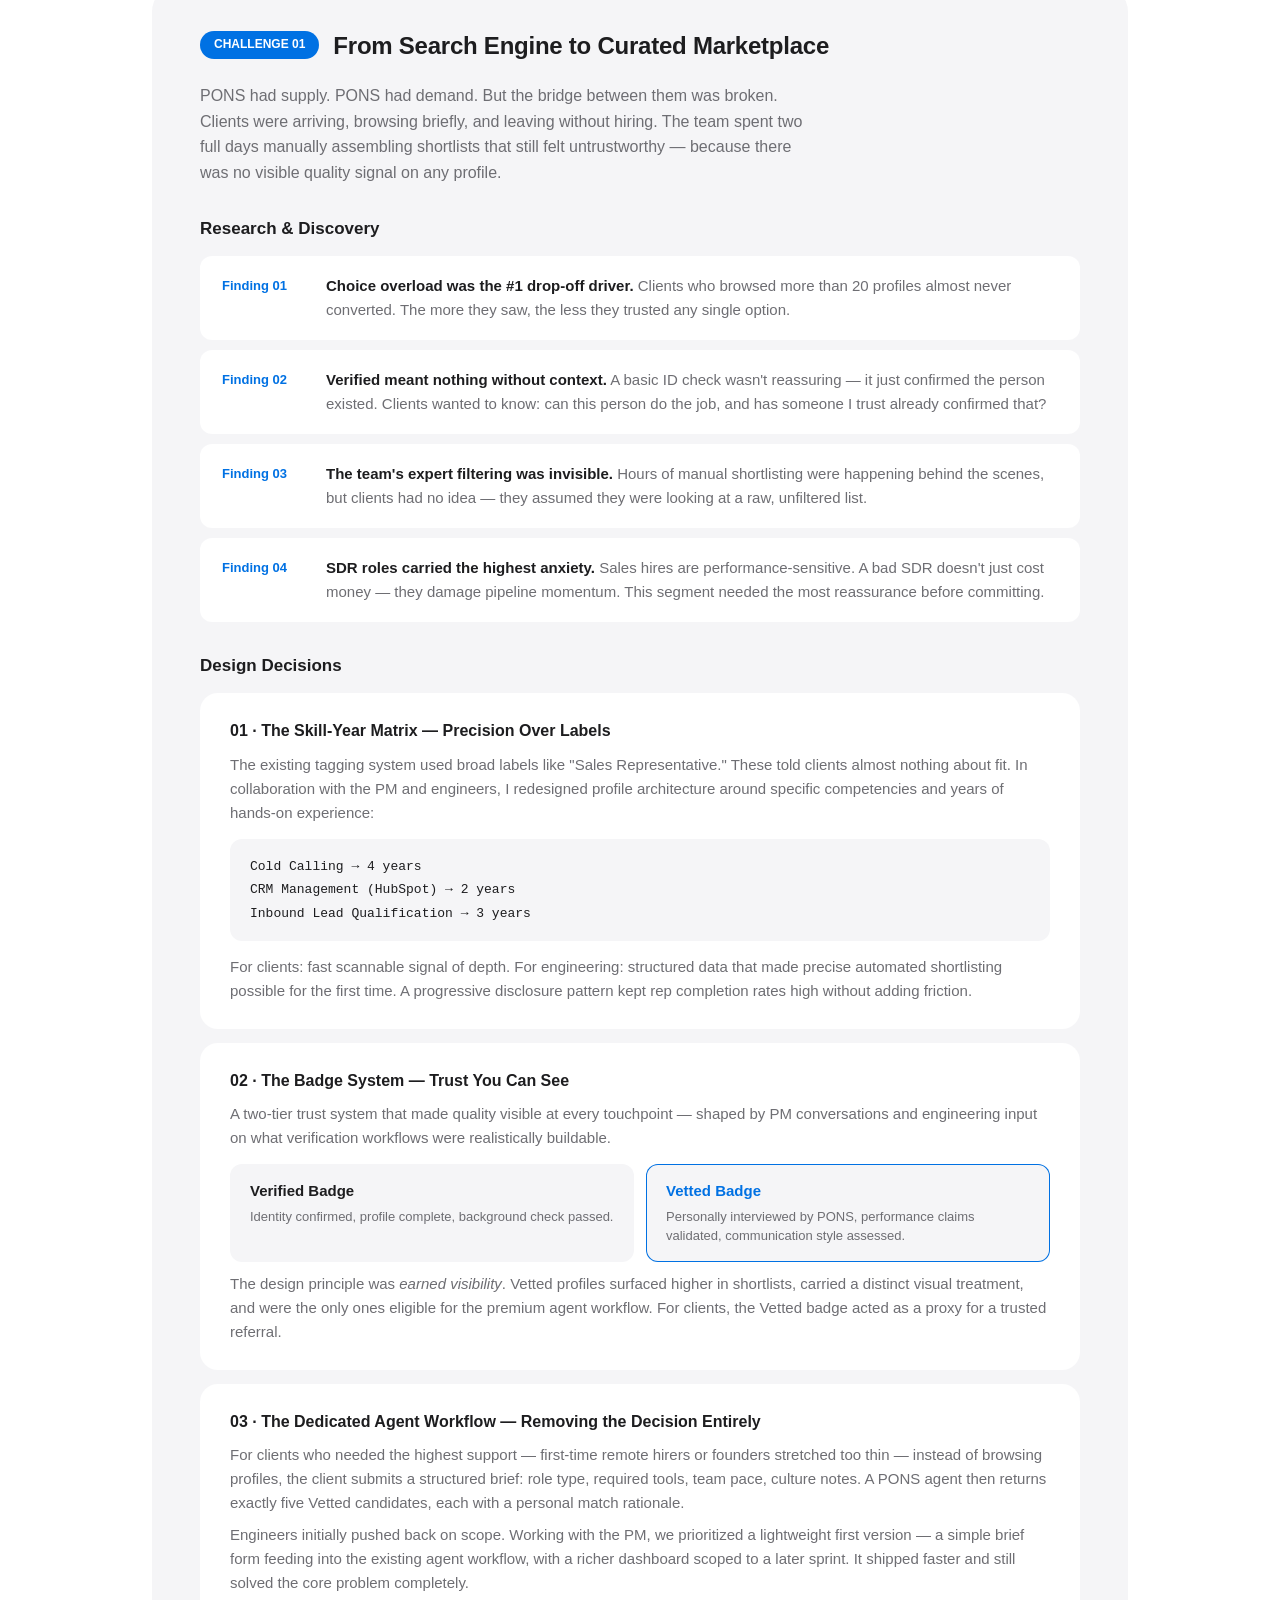
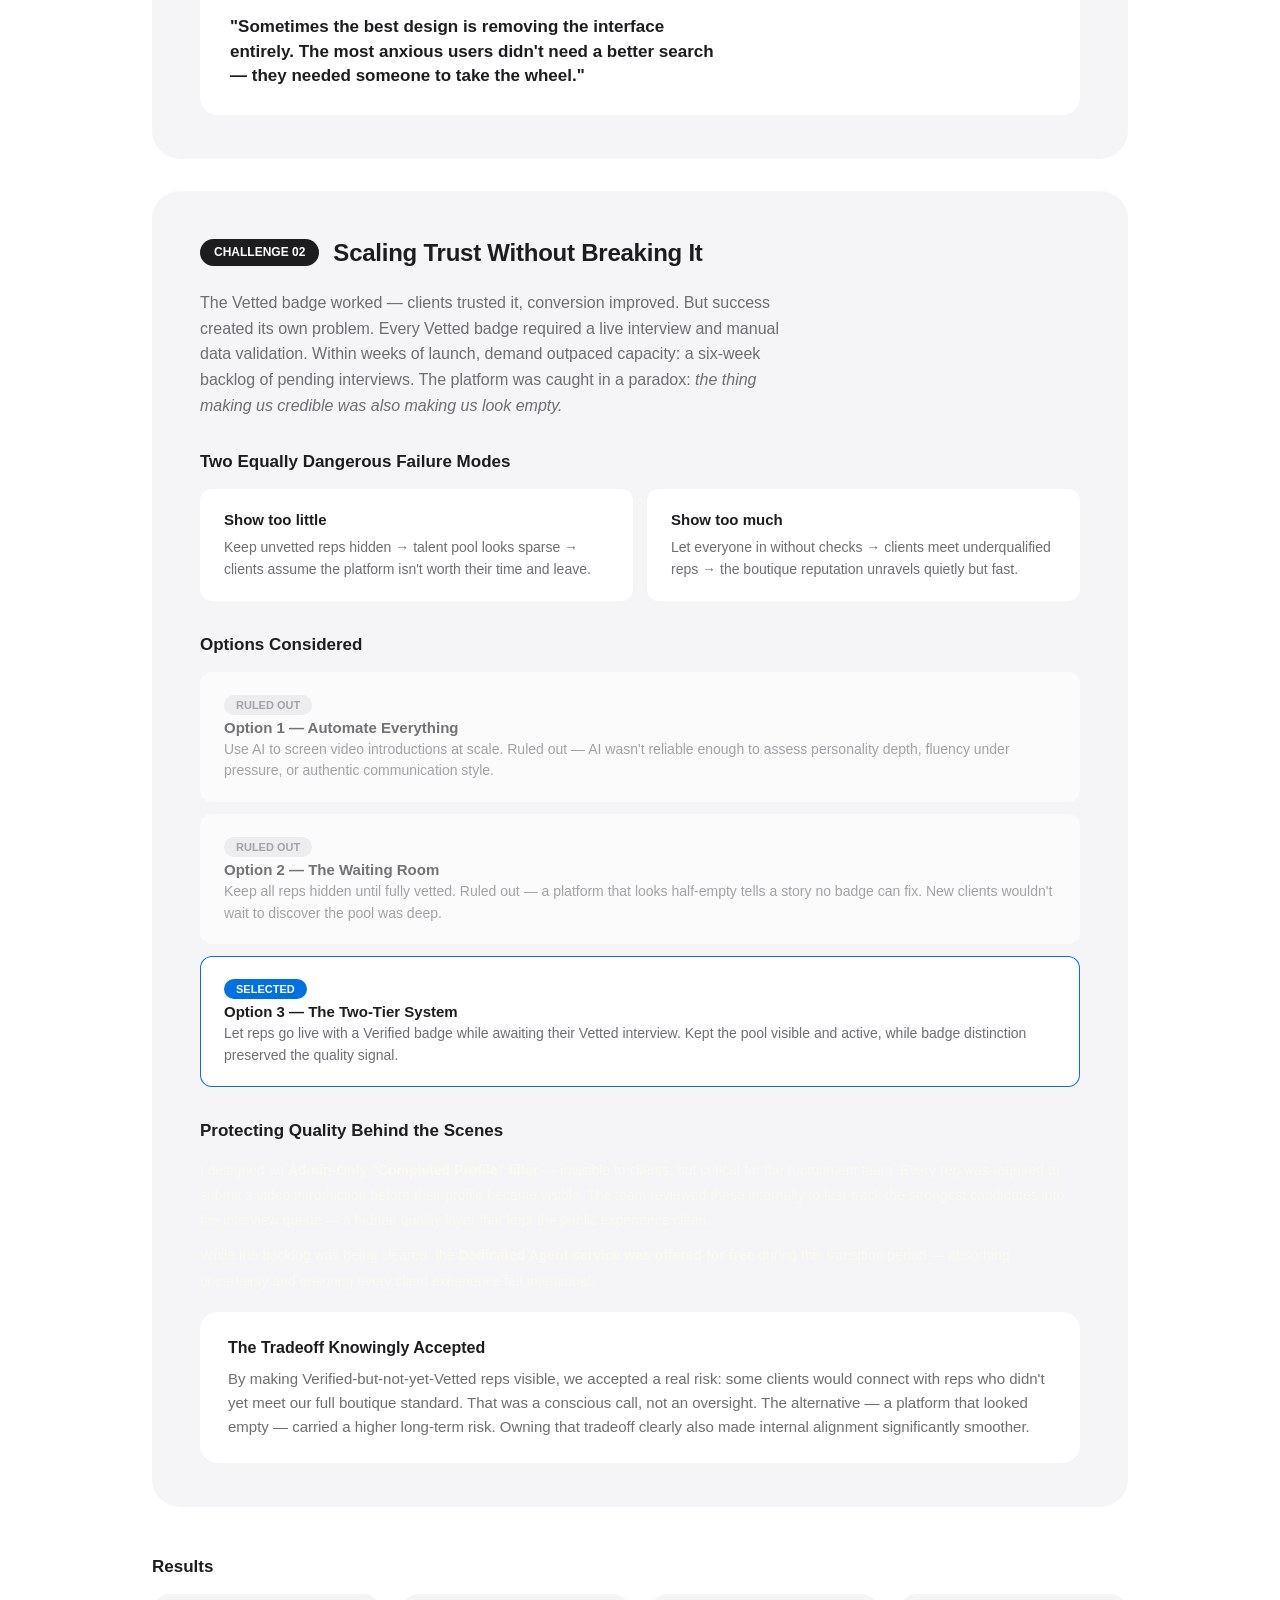
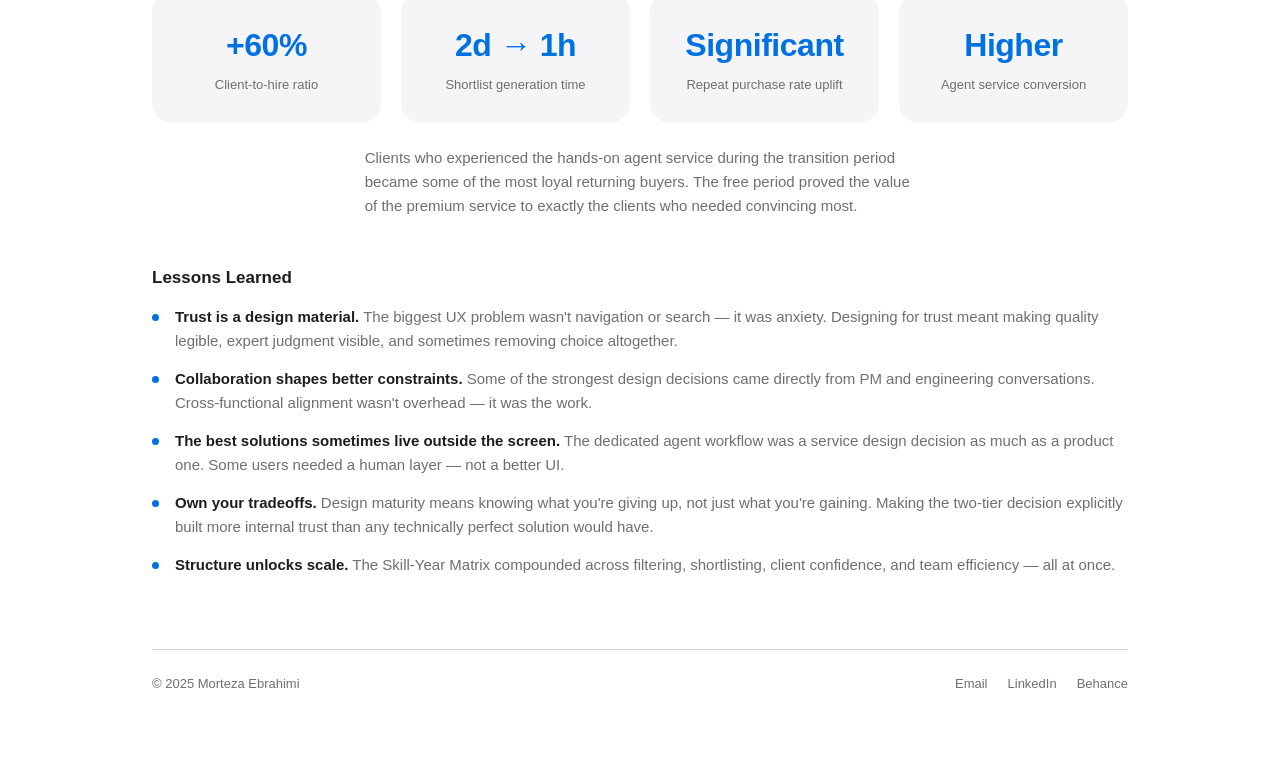
<file: casestudy/index.html>
<!DOCTYPE html>
<html lang="en">
<head>
<meta charset="UTF-8"/>
<meta name="viewport" content="width=device-width,initial-scale=1"/>
<title>PONS Case Study — Morteza Ebrahimi</title>
<link rel="icon" type="image/png" href="../favicon.png"/>
<link rel="stylesheet" href="../style.css"/>
</head>
<body>
<div class="page">

  <nav>
    <a class="nav-name name-reveal" href="/" data-short=".ME" data-full="Morteza Ebrahimi"><span class="name-typed">.ME</span></a>
    <button class="hamburger" aria-label="Menu" aria-expanded="false"><span></span><span></span><span></span></button>
    <ul class="nav-links">

      <li><a href="/experience">Experience</a></li>
      <li><a href="/about">About <span style="color:#E0D100">.</span>ME</a></li>
    </ul>
  </nav>

  <button class="cs-back" onclick="location.href='/projects'">← Back to Projects</button>

  <div class="cs-hero-section">
    <div class="cs-eyebrow">Case Study · PONS</div>
    <div class="cs-title">Turning Overwhelm into Trust</div>
    <div class="cs-sub">How we transformed a 3,000-profile talent pool into a boutique hiring experience — and scaled trust without breaking it.</div>
    <div class="cs-tags">
      <span class="cs-tag">Marketplace UX</span>
      <span class="cs-tag">Information Architecture</span>
      <span class="cs-tag">Service Design</span>
    </div>
  </div>

  <div class="cs-hero-img">
    <img src="images/Pons-2.jpg" alt="PONS talent marketplace"/>
  </div>

  <div class="cs-strip">
    <div class="cs-strip-cell"><div class="cs-strip-label">Role</div><div class="cs-strip-val">Product Designer</div></div>
    <div class="cs-strip-cell"><div class="cs-strip-label">Platform</div><div class="cs-strip-val">PONS Talent Marketplace</div></div>
    <div class="cs-strip-cell"><div class="cs-strip-label">Collaborators</div><div class="cs-strip-val">PM & Engineering</div></div>
  </div>

  <div class="cs-quote"><p>"They didn't want more options. They wanted someone to tell them: this one. She's the right fit."</p></div>

  <p class="cs-intro">Business owners coming to PONS weren't lazy or indecisive — they were scared. Scared of wasting money on the wrong hire. Scared of onboarding someone remotely who wouldn't deliver. When they landed on a platform with 3,000+ profiles and no clear signal of who to trust, that fear didn't go away — it got louder. The symptom was low conversion. The real problem was a lack of trust, and an experience that accidentally made things worse by throwing too many choices at people who were already anxious about choosing.</p>

  <!-- CHALLENGE 01 -->
  <div class="cs-ch">
    <div class="cs-ch-head">
      <span class="cs-ch-badge c1">CHALLENGE 01</span>
      <span class="cs-ch-title">From Search Engine to Curated Marketplace</span>
    </div>
    <p class="cs-ch-intro">PONS had supply. PONS had demand. But the bridge between them was broken. Clients were arriving, browsing briefly, and leaving without hiring. The team spent two full days manually assembling shortlists that still felt untrustworthy — because there was no visible quality signal on any profile.</p>

    <div class="cs-find-label">Research & Discovery</div>
    <div class="cs-findings">
      <div class="cs-find"><span class="cs-find-num">Finding 01</span><p><strong>Choice overload was the #1 drop-off driver.</strong> Clients who browsed more than 20 profiles almost never converted. The more they saw, the less they trusted any single option.</p></div>
      <div class="cs-find"><span class="cs-find-num">Finding 02</span><p><strong>Verified meant nothing without context.</strong> A basic ID check wasn't reassuring — it just confirmed the person existed. Clients wanted to know: can this person do the job, and has someone I trust already confirmed that?</p></div>
      <div class="cs-find"><span class="cs-find-num">Finding 03</span><p><strong>The team's expert filtering was invisible.</strong> Hours of manual shortlisting were happening behind the scenes, but clients had no idea — they assumed they were looking at a raw, unfiltered list.</p></div>
      <div class="cs-find"><span class="cs-find-num">Finding 04</span><p><strong>SDR roles carried the highest anxiety.</strong> Sales hires are performance-sensitive. A bad SDR doesn't just cost money — they damage pipeline momentum. This segment needed the most reassurance before committing.</p></div>
    </div>

    <div class="cs-find-label">Design Decisions</div>
    <div class="cs-decs">
      <div class="cs-dec">
        <div class="cs-dec-title">01 · The Skill-Year Matrix — Precision Over Labels</div>
        <p>The existing tagging system used broad labels like "Sales Representative." These told clients almost nothing about fit. In collaboration with the PM and engineers, I redesigned profile architecture around specific competencies and years of hands-on experience:</p>
        <div class="cs-code">Cold Calling → 4 years<br>CRM Management (HubSpot) → 2 years<br>Inbound Lead Qualification → 3 years</div>
        <p>For clients: fast scannable signal of depth. For engineering: structured data that made precise automated shortlisting possible for the first time. A progressive disclosure pattern kept rep completion rates high without adding friction.</p>
      </div>
      <div class="cs-dec">
        <div class="cs-dec-title">02 · The Badge System — Trust You Can See</div>
        <p style="margin-bottom:10px">A two-tier trust system that made quality visible at every touchpoint — shaped by PM conversations and engineering input on what verification workflows were realistically buildable.</p>
        <div class="cs-badge-row">
          <div class="cs-badge-box"><div class="cs-badge-name">Verified Badge</div><div class="cs-badge-desc">Identity confirmed, profile complete, background check passed.</div></div>
          <div class="cs-badge-box highlight"><div class="cs-badge-name lime">Vetted Badge</div><div class="cs-badge-desc">Personally interviewed by PONS, performance claims validated, communication style assessed.</div></div>
        </div>
        <p style="margin-top:10px">The design principle was <em>earned visibility</em>. Vetted profiles surfaced higher in shortlists, carried a distinct visual treatment, and were the only ones eligible for the premium agent workflow. For clients, the Vetted badge acted as a proxy for a trusted referral.</p>
      </div>
      <div class="cs-dec">
        <div class="cs-dec-title">03 · The Dedicated Agent Workflow — Removing the Decision Entirely</div>
        <p style="margin-bottom:8px">For clients who needed the highest support — first-time remote hirers or founders stretched too thin — instead of browsing profiles, the client submits a structured brief: role type, required tools, team pace, culture notes. A PONS agent then returns exactly five Vetted candidates, each with a personal match rationale.</p>
        <p>Engineers initially pushed back on scope. Working with the PM, we prioritized a lightweight first version — a simple brief form feeding into the existing agent workflow, with a richer dashboard scoped to a later sprint. It shipped faster and still solved the core problem completely.</p>
        <div class="cs-aside-quote"><p>"Sometimes the best design is removing the interface entirely. The most anxious users didn't need a better search — they needed someone to take the wheel."</p></div>
      </div>
    </div>
  </div>

  <!-- CHALLENGE 02 -->
  <div class="cs-ch">
    <div class="cs-ch-head">
      <span class="cs-ch-badge c2">CHALLENGE 02</span>
      <span class="cs-ch-title">Scaling Trust Without Breaking It</span>
    </div>
    <p class="cs-ch-intro">The Vetted badge worked — clients trusted it, conversion improved. But success created its own problem. Every Vetted badge required a live interview and manual data validation. Within weeks of launch, demand outpaced capacity: a six-week backlog of pending interviews. The platform was caught in a paradox: <em>the thing making us credible was also making us look empty.</em></p>

    <div class="cs-find-label">Two Equally Dangerous Failure Modes</div>
    <div class="cs-fail-modes">
      <div class="cs-fail"><h5>Show too little</h5><p>Keep unvetted reps hidden → talent pool looks sparse → clients assume the platform isn't worth their time and leave.</p></div>
      <div class="cs-fail"><h5>Show too much</h5><p>Let everyone in without checks → clients meet underqualified reps → the boutique reputation unravels quietly but fast.</p></div>
    </div>

    <div class="cs-find-label">Options Considered</div>
    <div class="cs-options">
      <div class="cs-opt out"><span class="cs-opt-badge out">RULED OUT</span><div><h5>Option 1 — Automate Everything</h5><p>Use AI to screen video introductions at scale. Ruled out — AI wasn't reliable enough to assess personality depth, fluency under pressure, or authentic communication style.</p></div></div>
      <div class="cs-opt out"><span class="cs-opt-badge out">RULED OUT</span><div><h5>Option 2 — The Waiting Room</h5><p>Keep all reps hidden until fully vetted. Ruled out — a platform that looks half-empty tells a story no badge can fix. New clients wouldn't wait to discover the pool was deep.</p></div></div>
      <div class="cs-opt selected"><span class="cs-opt-badge sel">SELECTED</span><div><h5>Option 3 — The Two-Tier System</h5><p>Let reps go live with a Verified badge while awaiting their Vetted interview. Kept the pool visible and active, while badge distinction preserved the quality signal.</p></div></div>
    </div>

    <div class="cs-find-label">Protecting Quality Behind the Scenes</div>
    <p style="font-size:14px;color:#FAFAF1;line-height:1.8;margin-bottom:10px">I designed an <strong>Admin-Only "Completed Profile" filter</strong> — invisible to clients, but critical for the recruitment team. Every rep was required to submit a video introduction before their profile became visible. The team reviewed these internally to fast-track the strongest candidates into the interview queue — a hidden quality layer that kept the public experience clean.</p>
    <p style="font-size:14px;color:#FAFAF1;line-height:1.8;margin-bottom:16px">While the backlog was being cleared, the <strong>Dedicated Agent service was offered for free</strong> during this transition period — absorbing uncertainty and ensuring every client experience felt intentional.</p>

    <div class="cs-tradeoff">
      <h5>The Tradeoff Knowingly Accepted</h5>
      <p>By making Verified-but-not-yet-Vetted reps visible, we accepted a real risk: some clients would connect with reps who didn't yet meet our full boutique standard. That was a conscious call, not an oversight. The alternative — a platform that looked empty — carried a higher long-term risk. Owning that tradeoff clearly also made internal alignment significantly smoother.</p>
    </div>
  </div>

  <!-- Results -->
  <div class="cs-find-label" style="margin-top:48px">Results</div>
  <div class="cs-results">
    <div class="cs-result"><div class="cs-result-val">+60%</div><div class="cs-result-lbl">Client-to-hire ratio</div></div>
    <div class="cs-result"><div class="cs-result-val">2d → 1h</div><div class="cs-result-lbl">Shortlist generation time</div></div>
    <div class="cs-result"><div class="cs-result-val">Significant</div><div class="cs-result-lbl">Repeat purchase rate uplift</div></div>
    <div class="cs-result"><div class="cs-result-val">Higher</div><div class="cs-result-lbl">Agent service conversion</div></div>
  </div>
  <p class="cs-results-note">Clients who experienced the hands-on agent service during the transition period became some of the most loyal returning buyers. The free period proved the value of the premium service to exactly the clients who needed convincing most.</p>

  <!-- Lessons -->
  <div class="cs-find-label">Lessons Learned</div>
  <div class="cs-lessons">
    <div class="cs-lesson"><span class="cs-lesson-dot"></span><p><strong>Trust is a design material.</strong> The biggest UX problem wasn't navigation or search — it was anxiety. Designing for trust meant making quality legible, expert judgment visible, and sometimes removing choice altogether.</p></div>
    <div class="cs-lesson"><span class="cs-lesson-dot"></span><p><strong>Collaboration shapes better constraints.</strong> Some of the strongest design decisions came directly from PM and engineering conversations. Cross-functional alignment wasn't overhead — it was the work.</p></div>
    <div class="cs-lesson"><span class="cs-lesson-dot"></span><p><strong>The best solutions sometimes live outside the screen.</strong> The dedicated agent workflow was a service design decision as much as a product one. Some users needed a human layer — not a better UI.</p></div>
    <div class="cs-lesson"><span class="cs-lesson-dot"></span><p><strong>Own your tradeoffs.</strong> Design maturity means knowing what you're giving up, not just what you're gaining. Making the two-tier decision explicitly built more internal trust than any technically perfect solution would have.</p></div>
    <div class="cs-lesson"><span class="cs-lesson-dot"></span><p><strong>Structure unlocks scale.</strong> The Skill-Year Matrix compounded across filtering, shortlisting, client confidence, and team efficiency — all at once.</p></div>
  </div>

  <footer>
    <span>© 2025 Morteza Ebrahimi</span>
    <div style="display:flex;gap:20px">
      <a href="mailto:e.morteza@gmail.com">Email</a>
      <a href="https://linkedin.com/in/emorteza" target="_blank">LinkedIn</a>
      <a href="https://www.behance.net/emorteza" target="_blank">Behance</a>
    </div>
  </footer>

</div>
<script src="../main.js"></script>
</body>
</html>
</file>
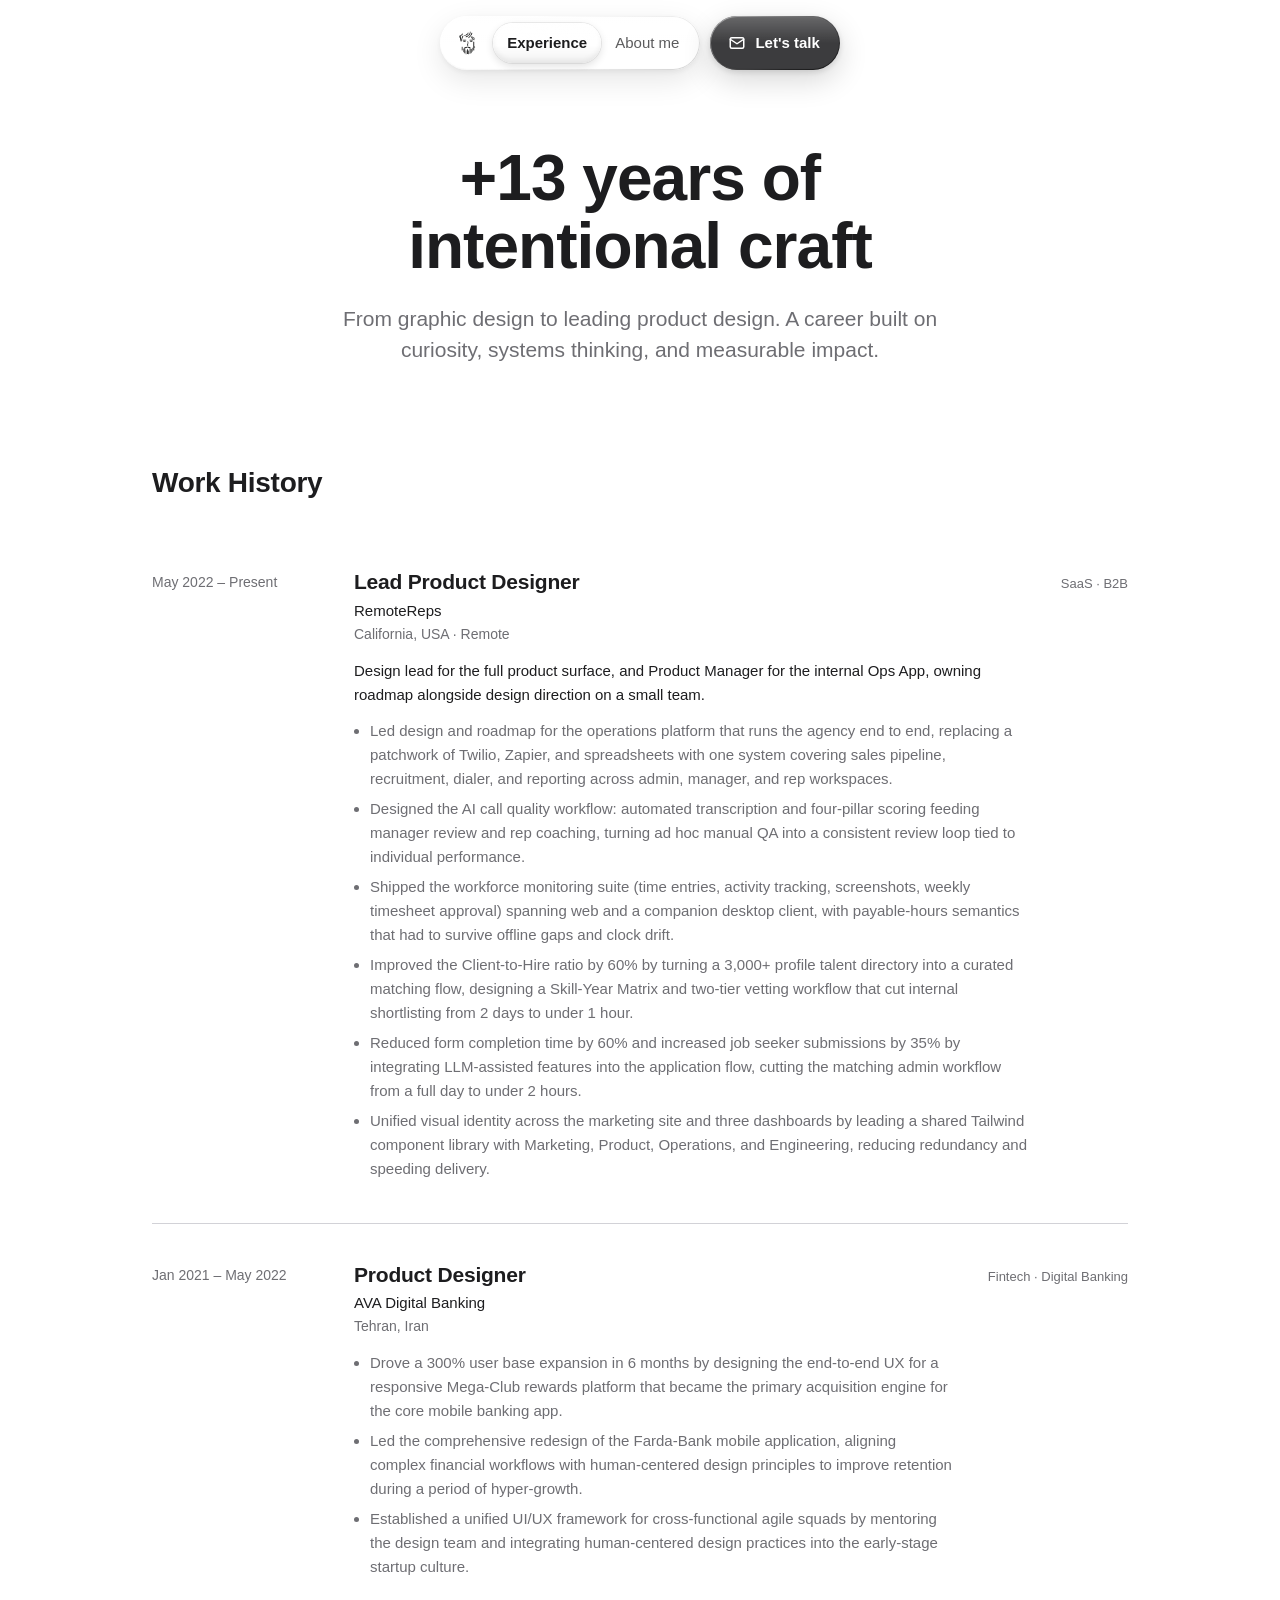
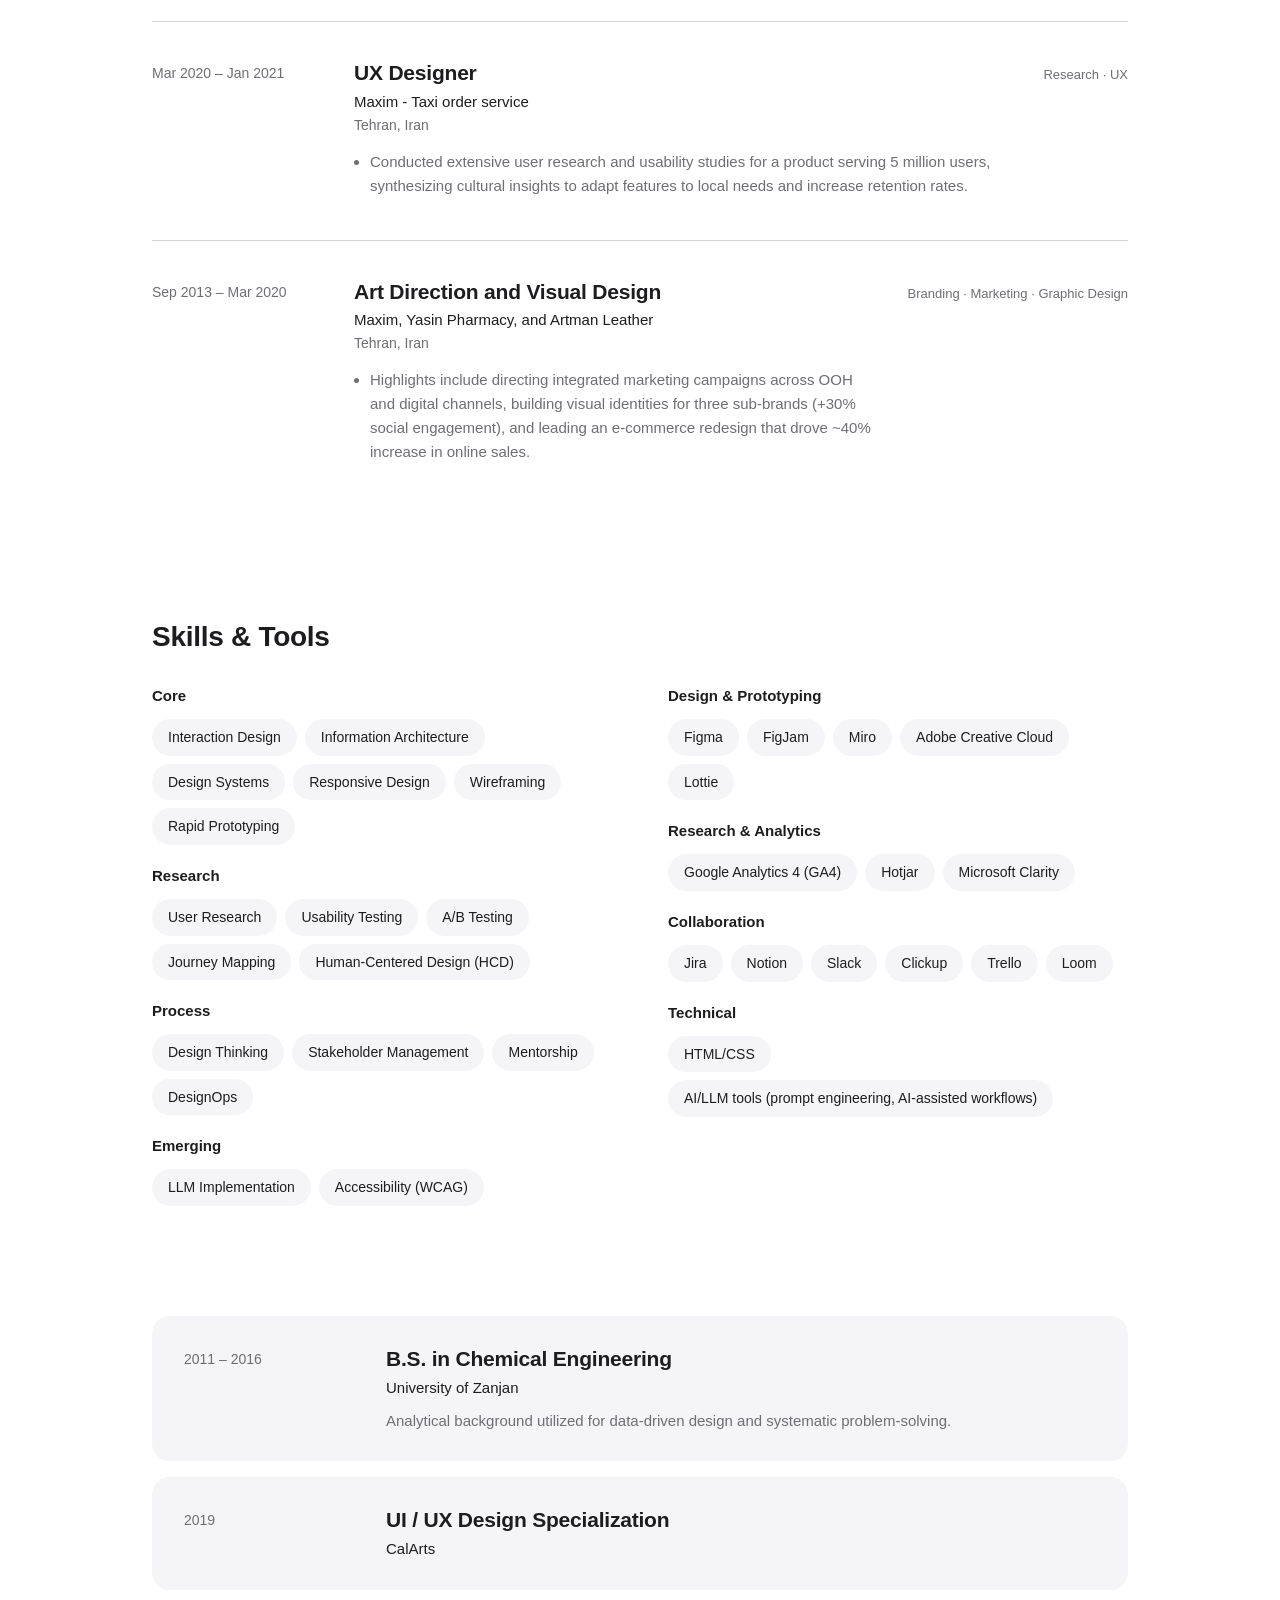
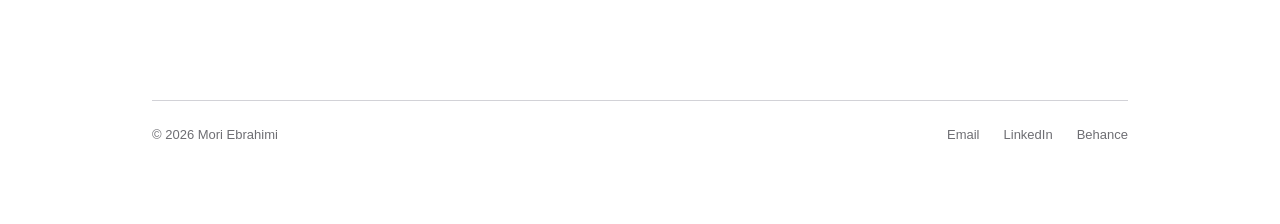
<file: experience/index.html>
<!DOCTYPE html>
<html lang="en">
<head>
<meta charset="UTF-8"/>
<meta name="viewport" content="width=device-width,initial-scale=1"/>
<title>Experience | Mori Ebrahimi</title>
<link rel="icon" type="image/png" href="../favicon.png"/>
<link rel="stylesheet" href="../style.css?v=20260909h"/>
</head>
<body>
<div class="page">

  <nav>
    <div class="nav-pill">
      <a class="nav-avatar" href="/" aria-label="Home"><img src="/home-avatar.png" alt=""/></a>
      <div class="nav-full">
        <a href="/experience" class="active">Experience</a>
        <a href="/aboutme">About me</a>
      </div>
      <a class="nav-compact" href="mailto:hello@mortzart.com" tabindex="-1" aria-hidden="true">
        <span class="nav-compact-label">Let's talk</span><span class="nav-status-dot"></span>
      </a>
    </div>
  <a class="nav-talk" href="mailto:hello@mortzart.com"><svg class="nav-talk-icon" width="18" height="18" viewBox="0 0 24 24" fill="none" stroke="currentColor" stroke-width="2" stroke-linecap="round" stroke-linejoin="round" aria-hidden="true"><rect x="3" y="5" width="18" height="14" rx="2"/><path d="m3 7 9 6 9-6"/></svg><span class="nav-talk-label">Let's talk</span></a>
  </nav>

  <div class="page-hero">
    <h1>+13 years of intentional craft</h1>
    <p>From graphic design to leading product design. A career built on curiosity, systems thinking, and measurable impact.</p>
  </div>

  <div class="exp-list">
    <div class="sec-head">
      <h2 class="sec-label">Work History</h2>
    </div>

    <div class="exp-item fade-in">
      <div class="exp-date">May 2022 – Present</div>
      <div>
        <div class="exp-role">Lead Product Designer</div>
        <div class="exp-company">RemoteReps</div>
        <div class="exp-loc">California, USA · Remote</div>
        <p class="exp-summary">Design lead for the full product surface, and Product Manager for the internal Ops App, owning roadmap alongside design direction on a small team.</p>
        <ul class="exp-desc">
          <li>Led design and roadmap for the operations platform that runs the agency end to end, replacing a patchwork of Twilio, Zapier, and spreadsheets with one system covering sales pipeline, recruitment, dialer, and reporting across admin, manager, and rep workspaces.</li>
          <li>Designed the AI call quality workflow: automated transcription and four-pillar scoring feeding manager review and rep coaching, turning ad hoc manual QA into a consistent review loop tied to individual performance.</li>
          <li>Shipped the workforce monitoring suite (time entries, activity tracking, screenshots, weekly timesheet approval) spanning web and a companion desktop client, with payable-hours semantics that had to survive offline gaps and clock drift.</li>
          <li>Improved the Client-to-Hire ratio by 60% by turning a 3,000+ profile talent directory into a curated matching flow, designing a Skill-Year Matrix and two-tier vetting workflow that cut internal shortlisting from 2 days to under 1 hour.</li>
          <li>Reduced form completion time by 60% and increased job seeker submissions by 35% by integrating LLM-assisted features into the application flow, cutting the matching admin workflow from a full day to under 2 hours.</li>
          <li>Unified visual identity across the marketing site and three dashboards by leading a shared Tailwind component library with Marketing, Product, Operations, and Engineering, reducing redundancy and speeding delivery.</li>
        </ul>
      </div>
      <div class="exp-type">SaaS · B2B</div>
    </div>

    <div class="exp-item fade-in">
      <div class="exp-date">Jan 2021 – May 2022</div>
      <div>
        <div class="exp-role">Product Designer</div>
        <div class="exp-company">AVA Digital Banking</div>
        <div class="exp-loc">Tehran, Iran</div>
        <ul class="exp-desc">
          <li>Drove a 300% user base expansion in 6 months by designing the end-to-end UX for a responsive Mega-Club rewards platform that became the primary acquisition engine for the core mobile banking app.</li>
          <li>Led the comprehensive redesign of the Farda-Bank mobile application, aligning complex financial workflows with human-centered design principles to improve retention during a period of hyper-growth.</li>
          <li>Established a unified UI/UX framework for cross-functional agile squads by mentoring the design team and integrating human-centered design practices into the early-stage startup culture.</li>
        </ul>
      </div>
      <div class="exp-type">Fintech · Digital Banking</div>
    </div>

    <div class="exp-item fade-in">
      <div class="exp-date">Mar 2020 – Jan 2021</div>
      <div>
        <div class="exp-role">UX Designer</div>
        <div class="exp-company">Maxim - Taxi order service</div>
        <div class="exp-loc">Tehran, Iran</div>
        <ul class="exp-desc">
          <li>Conducted extensive user research and usability studies for a product serving 5 million users, synthesizing cultural insights to adapt features to local needs and increase retention rates.</li>
        </ul>
      </div>
      <div class="exp-type">Research · UX</div>
    </div>

    <div class="exp-item fade-in">
      <div class="exp-date">Sep 2013 – Mar 2020</div>
      <div>
        <div class="exp-role">Art Direction and Visual Design</div>
        <div class="exp-company">Maxim, Yasin Pharmacy, and Artman Leather</div>
        <div class="exp-loc">Tehran, Iran</div>
        <ul class="exp-desc">
          <li>Highlights include directing integrated marketing campaigns across OOH and digital channels, building visual identities for three sub-brands (+30% social engagement), and leading an e-commerce redesign that drove ~40% increase in online sales.</li>
        </ul>
      </div>
      <div class="exp-type">Branding · Marketing · Graphic Design</div>
    </div>
  </div>

  <!-- Skills -->
  <div class="skills-section">
    <div class="sec-head">
      <h2 class="sec-label">Skills & Tools</h2>
    </div>
    <div class="skills-grid">
      <div>
        <div class="skills-cat-label">Core</div>
        <div class="skills-tags">
          <span class="skill-tag">Interaction Design</span>
          <span class="skill-tag">Information Architecture</span>
          <span class="skill-tag">Design Systems</span>
          <span class="skill-tag">Responsive Design</span>
          <span class="skill-tag">Wireframing</span>
          <span class="skill-tag">Rapid Prototyping</span>
        </div>
        <div class="skills-cat-label" style="margin-top:20px">Research</div>
        <div class="skills-tags">
          <span class="skill-tag">User Research</span>
          <span class="skill-tag">Usability Testing</span>
          <span class="skill-tag">A/B Testing</span>
          <span class="skill-tag">Journey Mapping</span>
          <span class="skill-tag">Human-Centered Design (HCD)</span>
        </div>
        <div class="skills-cat-label" style="margin-top:20px">Process</div>
        <div class="skills-tags">
          <span class="skill-tag">Design Thinking</span>
          <span class="skill-tag">Stakeholder Management</span>
          <span class="skill-tag">Mentorship</span>
          <span class="skill-tag">DesignOps</span>
        </div>
        <div class="skills-cat-label" style="margin-top:20px">Emerging</div>
        <div class="skills-tags">
          <span class="skill-tag">LLM Implementation</span>
          <span class="skill-tag">Accessibility (WCAG)</span>
        </div>
      </div>
      <div>
        <div class="skills-cat-label">Design & Prototyping</div>
        <div class="skills-tags">
          <span class="skill-tag">Figma</span>
          <span class="skill-tag">FigJam</span>
          <span class="skill-tag">Miro</span>
          <span class="skill-tag">Adobe Creative Cloud</span>
          <span class="skill-tag">Lottie</span>
        </div>
        <div class="skills-cat-label" style="margin-top:20px">Research & Analytics</div>
        <div class="skills-tags">
          <span class="skill-tag">Google Analytics 4 (GA4)</span>
          <span class="skill-tag">Hotjar</span>
          <span class="skill-tag">Microsoft Clarity</span>
        </div>
        <div class="skills-cat-label" style="margin-top:20px">Collaboration</div>
        <div class="skills-tags">
          <span class="skill-tag">Jira</span>
          <span class="skill-tag">Notion</span>
          <span class="skill-tag">Slack</span>
          <span class="skill-tag">Clickup</span>
          <span class="skill-tag">Trello</span>
          <span class="skill-tag">Loom</span>
        </div>
        <div class="skills-cat-label" style="margin-top:20px">Technical</div>
        <div class="skills-tags">
          <span class="skill-tag">HTML/CSS</span>
          <span class="skill-tag">AI/LLM tools (prompt engineering, AI-assisted workflows)</span>
        </div>
      </div>
    </div>
  </div>

  <!-- Education -->
  <div class="edu-block fade-in">
    <div class="exp-date">2011 – 2016</div>
    <div>
      <div class="exp-role">B.S. in Chemical Engineering</div>
      <div class="exp-company">University of Zanjan</div>
      <p class="exp-desc" style="margin-top:10px;list-style:none">Analytical background utilized for data-driven design and systematic problem-solving.</p>
    </div>
  </div>

  <div class="edu-block fade-in">
    <div class="exp-date">2019</div>
    <div>
      <div class="exp-role">UI / UX Design Specialization</div>
      <div class="exp-company">CalArts</div>
    </div>
  </div>

  <footer>
    <span>© 2026 Mori Ebrahimi</span>
    <div class="footer-links">
      <a href="mailto:hello@mortzart.com">Email</a>
      <a href="https://linkedin.com/in/emorteza" target="_blank">LinkedIn</a>
      <a href="https://www.behance.net/emorteza" target="_blank">Behance</a>
    </div>
  </footer>

</div>
<script src="../main.js?v=20260909a"></script>
</body>
</html>
</file>
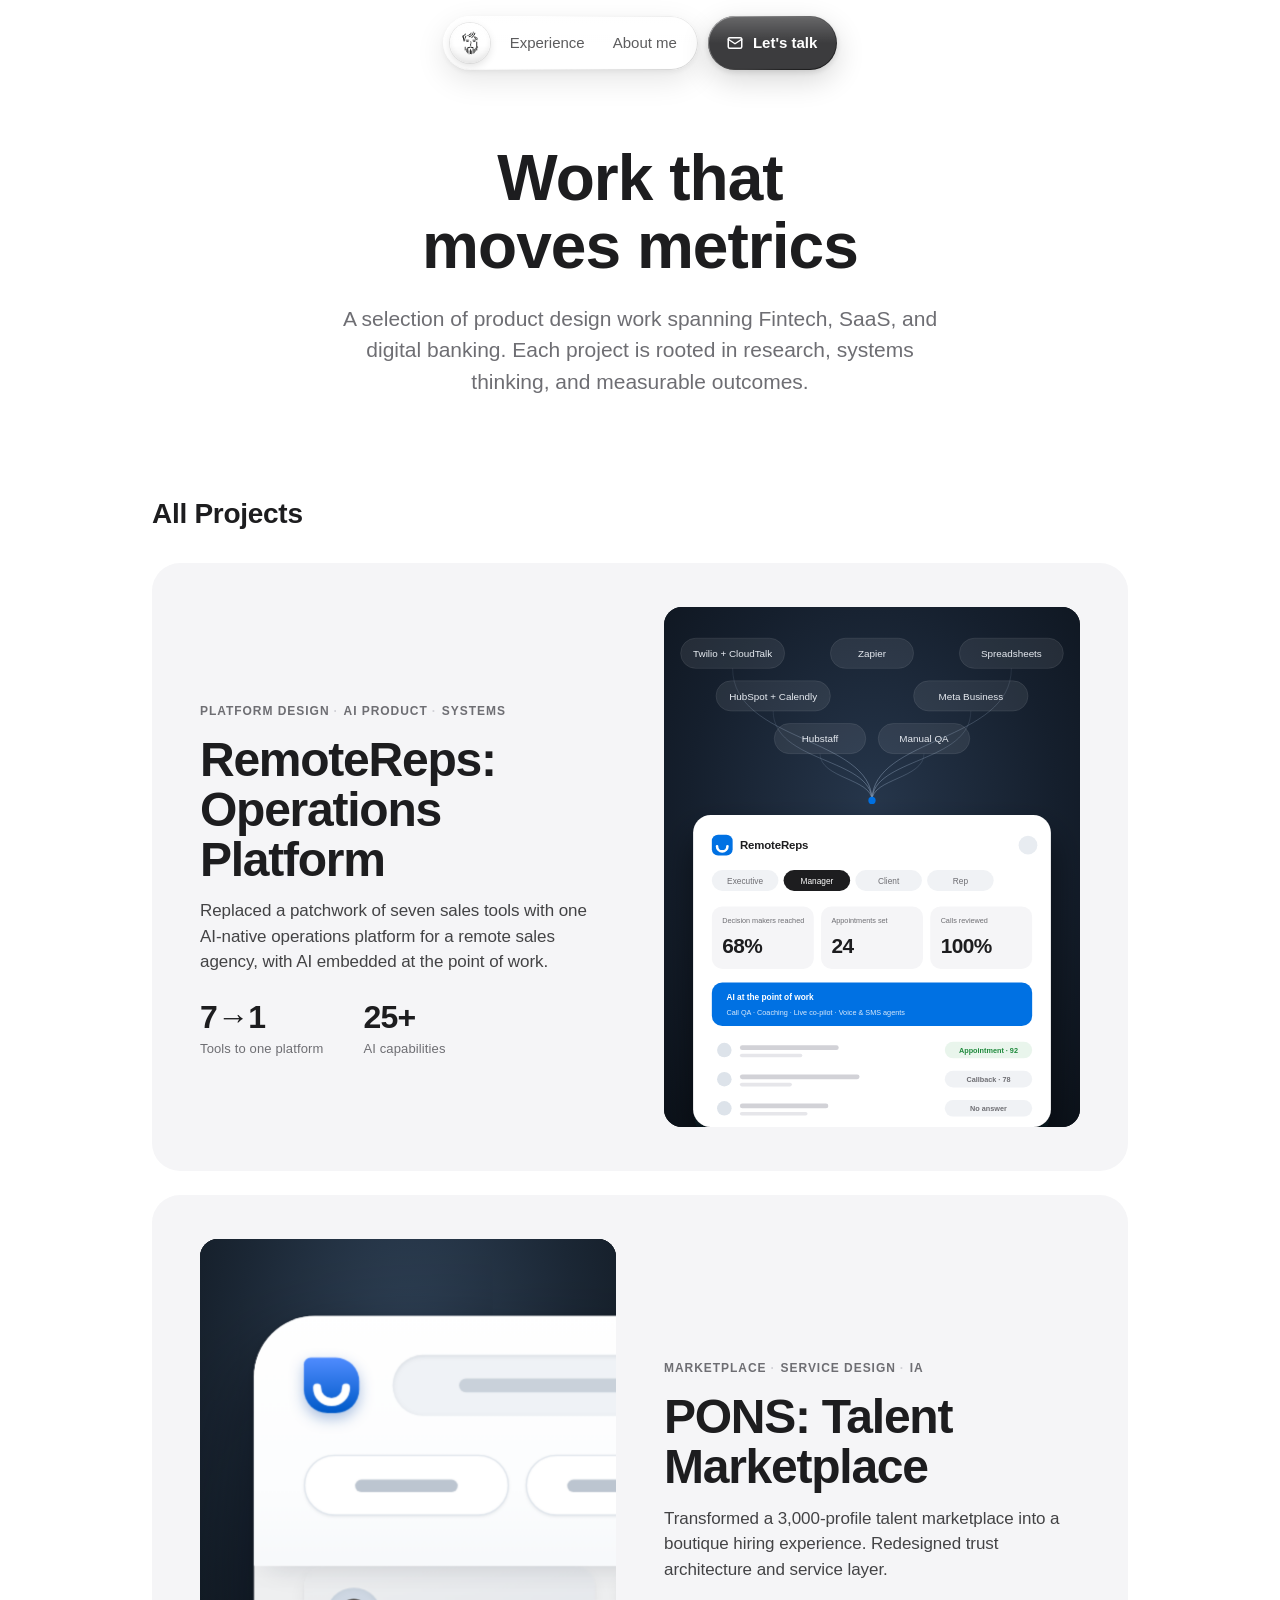
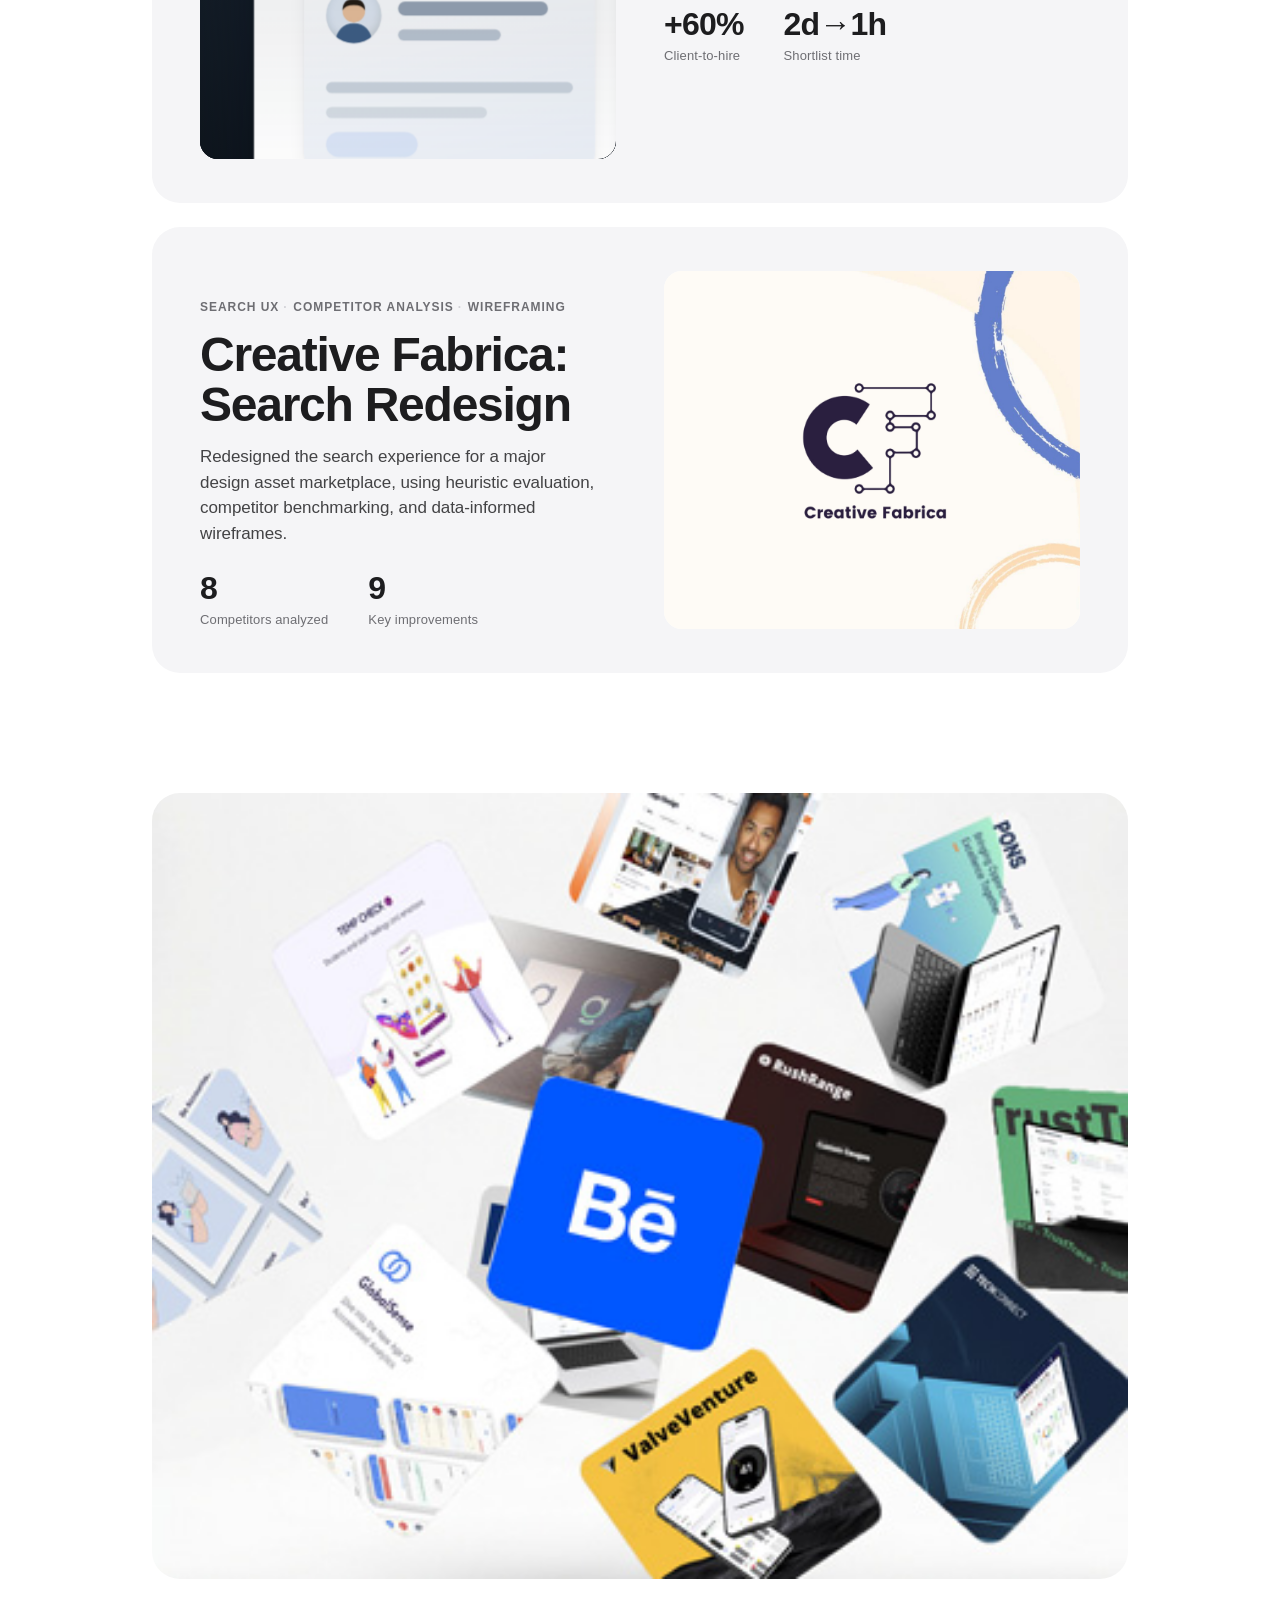
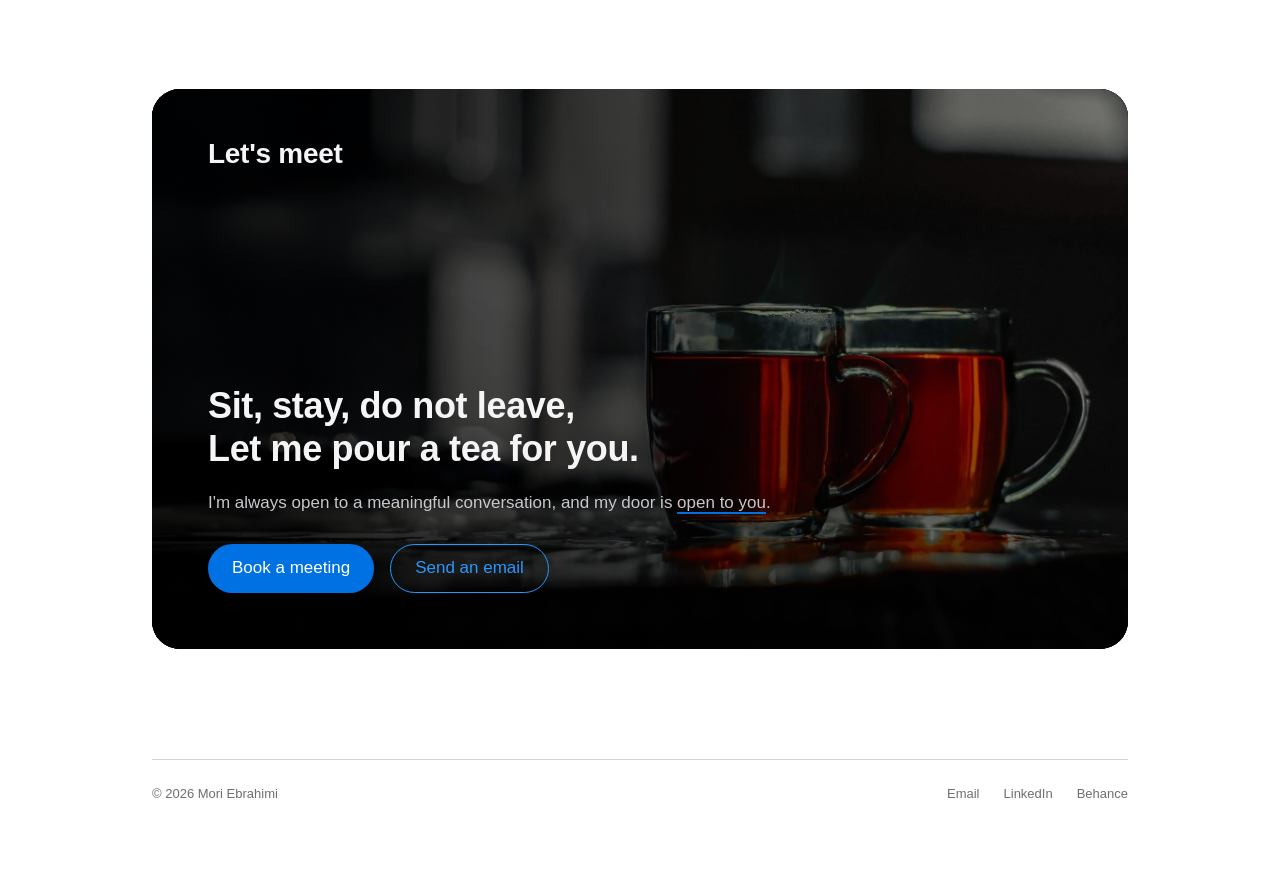
<file: projects/index.html>
<!DOCTYPE html>
<html lang="en">
<head>
<meta charset="UTF-8"/>
<meta name="viewport" content="width=device-width,initial-scale=1"/>
<title>Projects | Mori Ebrahimi</title>
<link rel="icon" type="image/png" href="../favicon.png"/>
<link rel="stylesheet" href="../style.css?v=20260909h"/>
</head>
<body>
<div class="page">

  <nav>
    <div class="nav-pill">
      <a class="nav-avatar" href="/" aria-label="Home"><img src="/home-avatar.png" alt=""/></a>
      <div class="nav-full">
        <a href="/experience">Experience</a>
        <a href="/aboutme">About me</a>
      </div>
      <a class="nav-compact" href="mailto:hello@mortzart.com" tabindex="-1" aria-hidden="true">
        <span class="nav-compact-label">Let's talk</span><span class="nav-status-dot"></span>
      </a>
    </div>
  <a class="nav-talk" href="mailto:hello@mortzart.com"><svg class="nav-talk-icon" width="18" height="18" viewBox="0 0 24 24" fill="none" stroke="currentColor" stroke-width="2" stroke-linecap="round" stroke-linejoin="round" aria-hidden="true"><rect x="3" y="5" width="18" height="14" rx="2"/><path d="m3 7 9 6 9-6"/></svg><span class="nav-talk-label">Let's talk</span></a>
  </nav>

  <div class="page-hero">
    <h1>Work that moves metrics</h1>
    <p>A selection of product design work spanning Fintech, SaaS, and digital banking. Each project is rooted in research, systems thinking, and measurable outcomes.</p>
  </div>

  <div class="projects">
    <div class="sec-head">
      <h2 class="sec-label">All Projects</h2>
    </div>

    <a href="/casestudy/remotereps" class="project fade-in">
      <div class="p-img p-tall">
        <img src="/casestudy/remotereps/images/card.svg?v=20260909" alt="RemoteReps operations platform"/>
      </div>
      <div class="p-info">
        <div class="p-top">
          <div class="p-title">RemoteReps: Operations Platform</div>
        </div>
        <div class="p-tags">
          <span class="p-tag">Platform Design</span>
          <span class="p-tag">AI Product</span>
          <span class="p-tag">Systems</span>
        </div>
        <div class="p-desc">Replaced a patchwork of seven sales tools with one AI-native operations platform for a remote sales agency, with AI embedded at the point of work.</div>
        <div class="p-metrics">
          <div><div class="p-metric-val">7→1</div><div class="p-metric-lbl">Tools to one platform</div></div>
          <div><div class="p-metric-val">25+</div><div class="p-metric-lbl">AI capabilities</div></div>
        </div>
      </div>
    </a>

    <a href="/casestudy/pons" class="project fade-in">
      <div class="p-img p-anim">
        <iframe class="p-anim-frame" src="/casestudy/pons/shortlist.html?v=20260908" title="The Shortlist: from 3,000 profiles to the right fit" loading="lazy" tabindex="-1" aria-hidden="true" scrolling="no"></iframe>
      </div>
      <div class="p-info">
        <div class="p-top">
          <div class="p-title">PONS: Talent Marketplace</div>
        </div>
        <div class="p-tags">
          <span class="p-tag">Marketplace</span>
          <span class="p-tag">Service Design</span>
          <span class="p-tag">IA</span>
        </div>
        <div class="p-desc">Transformed a 3,000-profile talent marketplace into a boutique hiring experience. Redesigned trust architecture and service layer.</div>
        <div class="p-metrics">
          <div><div class="p-metric-val">+60%</div><div class="p-metric-lbl">Client-to-hire</div></div>
          <div><div class="p-metric-val">2d→1h</div><div class="p-metric-lbl">Shortlist time</div></div>
        </div>
      </div>
    </a>

    <a href="/casestudy/cf" class="project fade-in">
      <div class="p-img">
        <img src="/casestudy/cf/images/cf.jpg" alt="Creative Fabrica"/>
      </div>
      <div class="p-info">
        <div class="p-top">
          <div class="p-title">Creative Fabrica: Search Redesign</div>
        </div>
        <div class="p-tags">
          <span class="p-tag">Search UX</span>
          <span class="p-tag">Competitor Analysis</span>
          <span class="p-tag">Wireframing</span>
        </div>
        <div class="p-desc">Redesigned the search experience for a major design asset marketplace, using heuristic evaluation, competitor benchmarking, and data-informed wireframes.</div>
        <div class="p-metrics">
          <div><div class="p-metric-val">8</div><div class="p-metric-lbl">Competitors analyzed</div></div>
          <div><div class="p-metric-val">9</div><div class="p-metric-lbl">Key improvements</div></div>
        </div>
      </div>
    </a>

  </div>

  <!-- ── BEHANCE ── -->
  <a href="https://www.behance.net/emorteza" target="_blank" rel="noopener" class="behance-banner fade-in">
    <img src="/behance.jpg" alt="See the full picture on Behance"/>
  </a>

  <!-- ── LET'S MEET ── -->
  <div class="about">
    <div class="sec-head">
      <h2 class="sec-label">Let's meet</h2>
    </div>
    <div class="about-content">
      <div class="about-portrait">
        <img src="/tea-3.jpg" alt="Tea"/>
      </div>
      <div>
        <div class="about-quote">Sit, stay, do not leave,<br>Let me pour a tea for you.</div>
        <div class="about-text">I'm always open to a meaningful conversation, and my door is <span class="underline-accent">open to you</span>.</div>
        <div class="btn-hello-group">
          <a href="https://calendar.google.com/calendar/u/0/appointments/schedules/AcZssZ2-j6TMMwh3sD5Ye2CDJEo66KCIDpyV97RvcYP5jib4iib-_JdBVq_wesDUoRJqHv11t3A0w6ZC?gv=true" target="_blank" class="btn-hello">Book a meeting</a>
          <a href="mailto:hello@mortzart.com" class="btn-hello-sec">Send an email</a>
        </div>
      </div>
    </div>
  </div>

  <footer>
    <span>© 2026 Mori Ebrahimi</span>
    <div class="footer-links">
      <a href="mailto:hello@mortzart.com">Email</a>
      <a href="https://linkedin.com/in/emorteza" target="_blank">LinkedIn</a>
      <a href="https://www.behance.net/emorteza" target="_blank">Behance</a>
    </div>
  </footer>

</div>
<script src="../main.js?v=20260909a"></script>
</body>
</html>
</file>
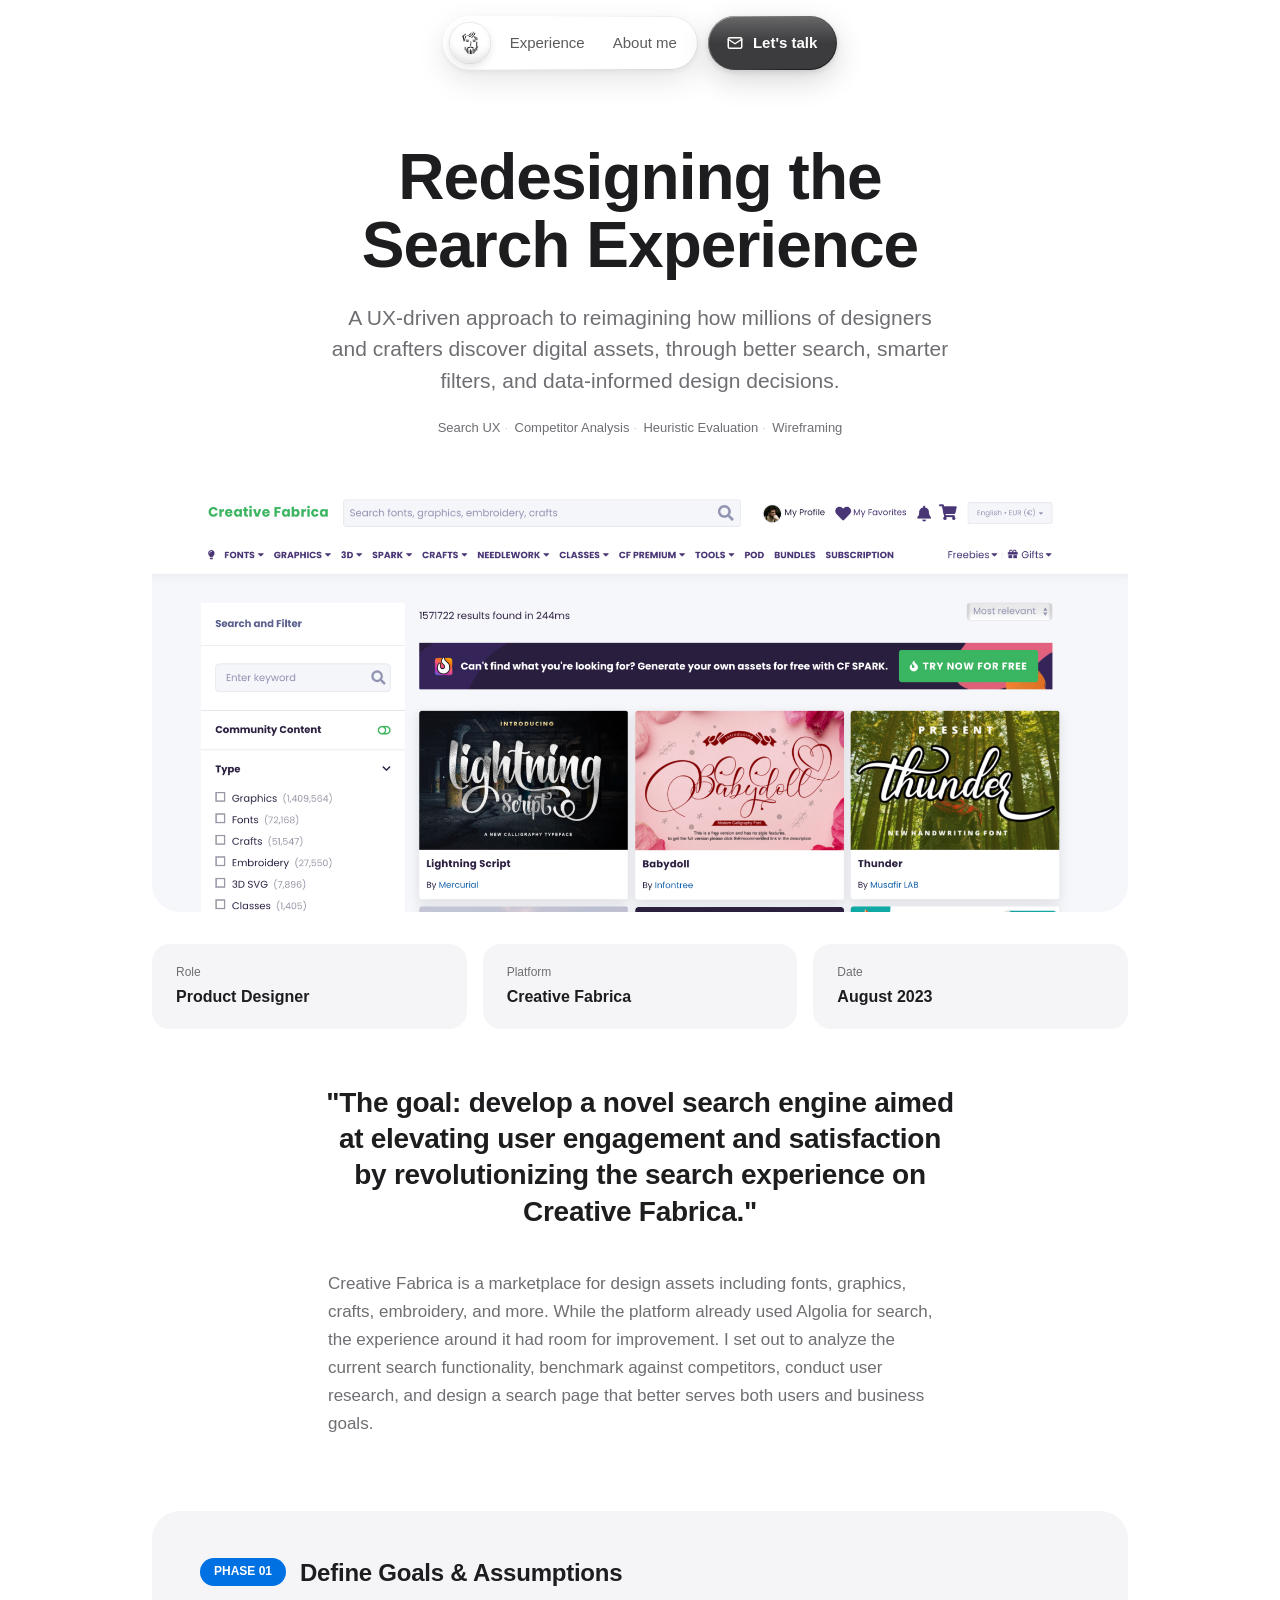
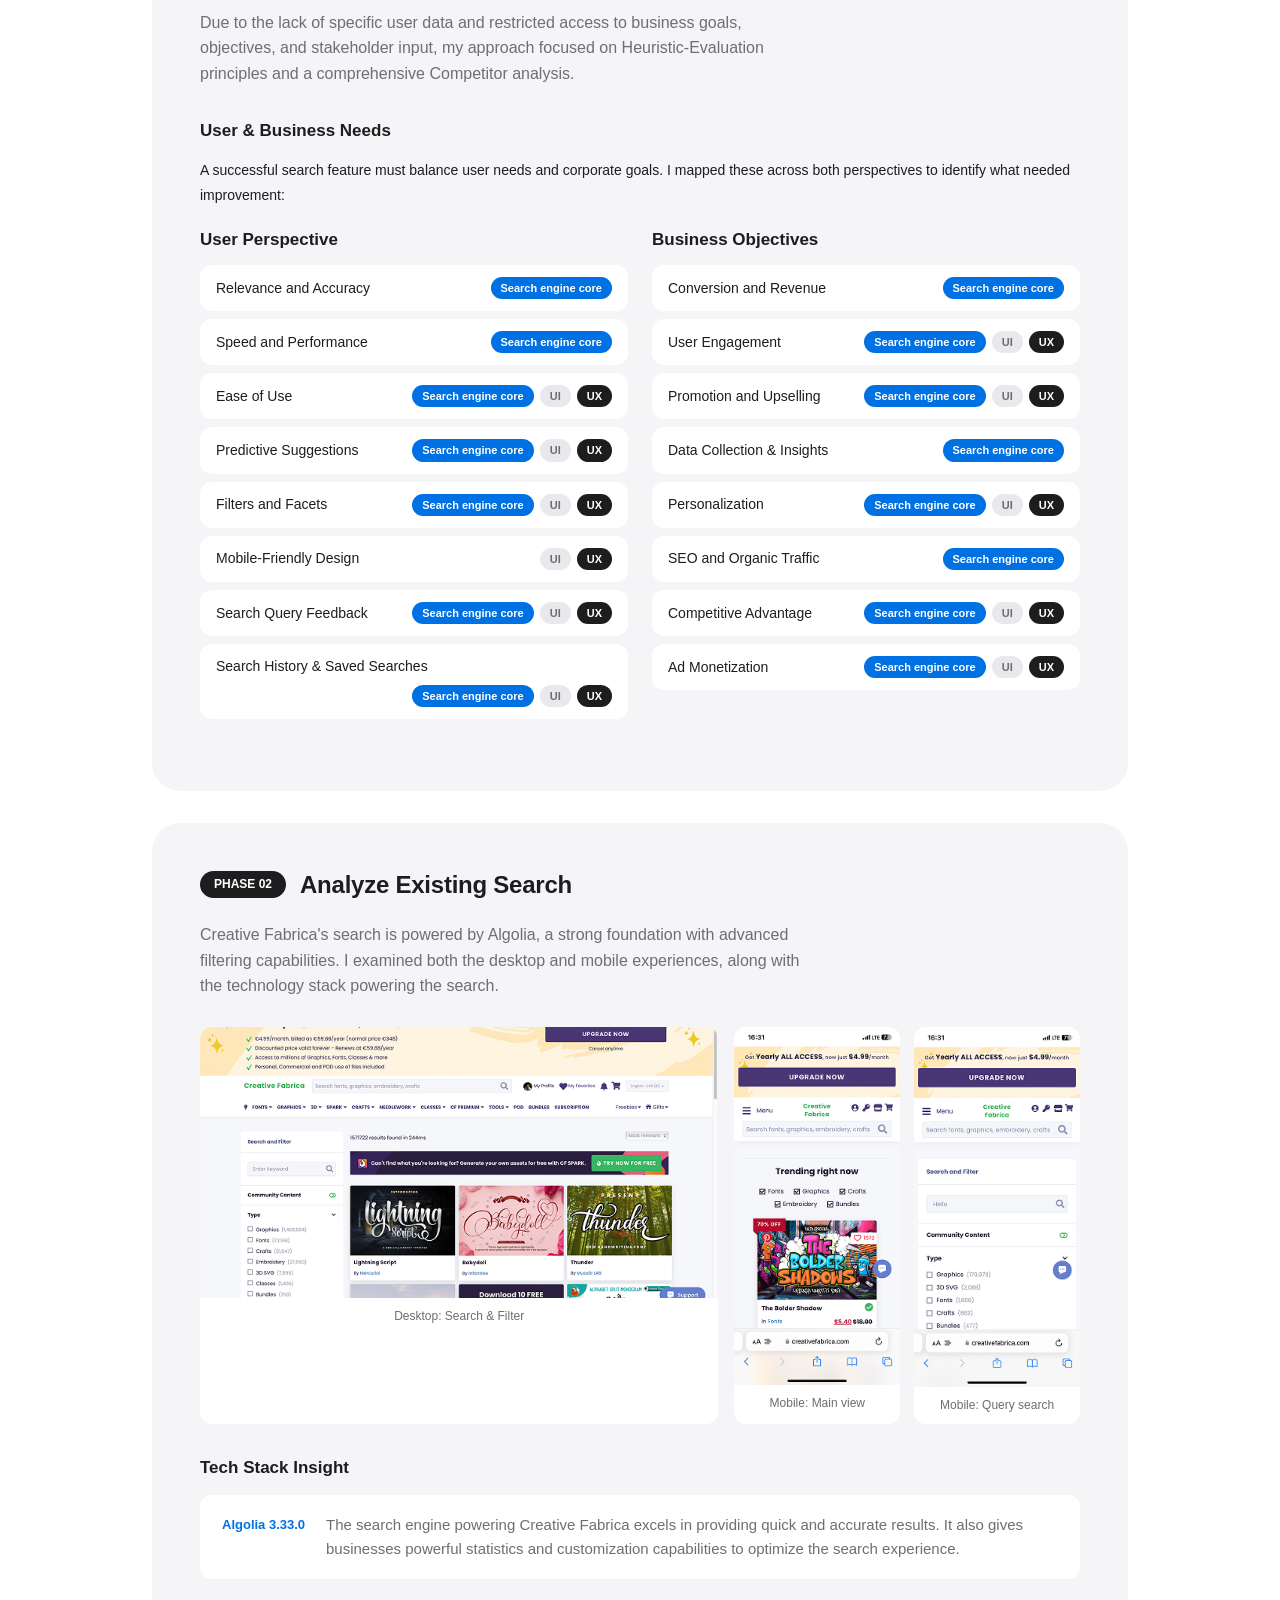
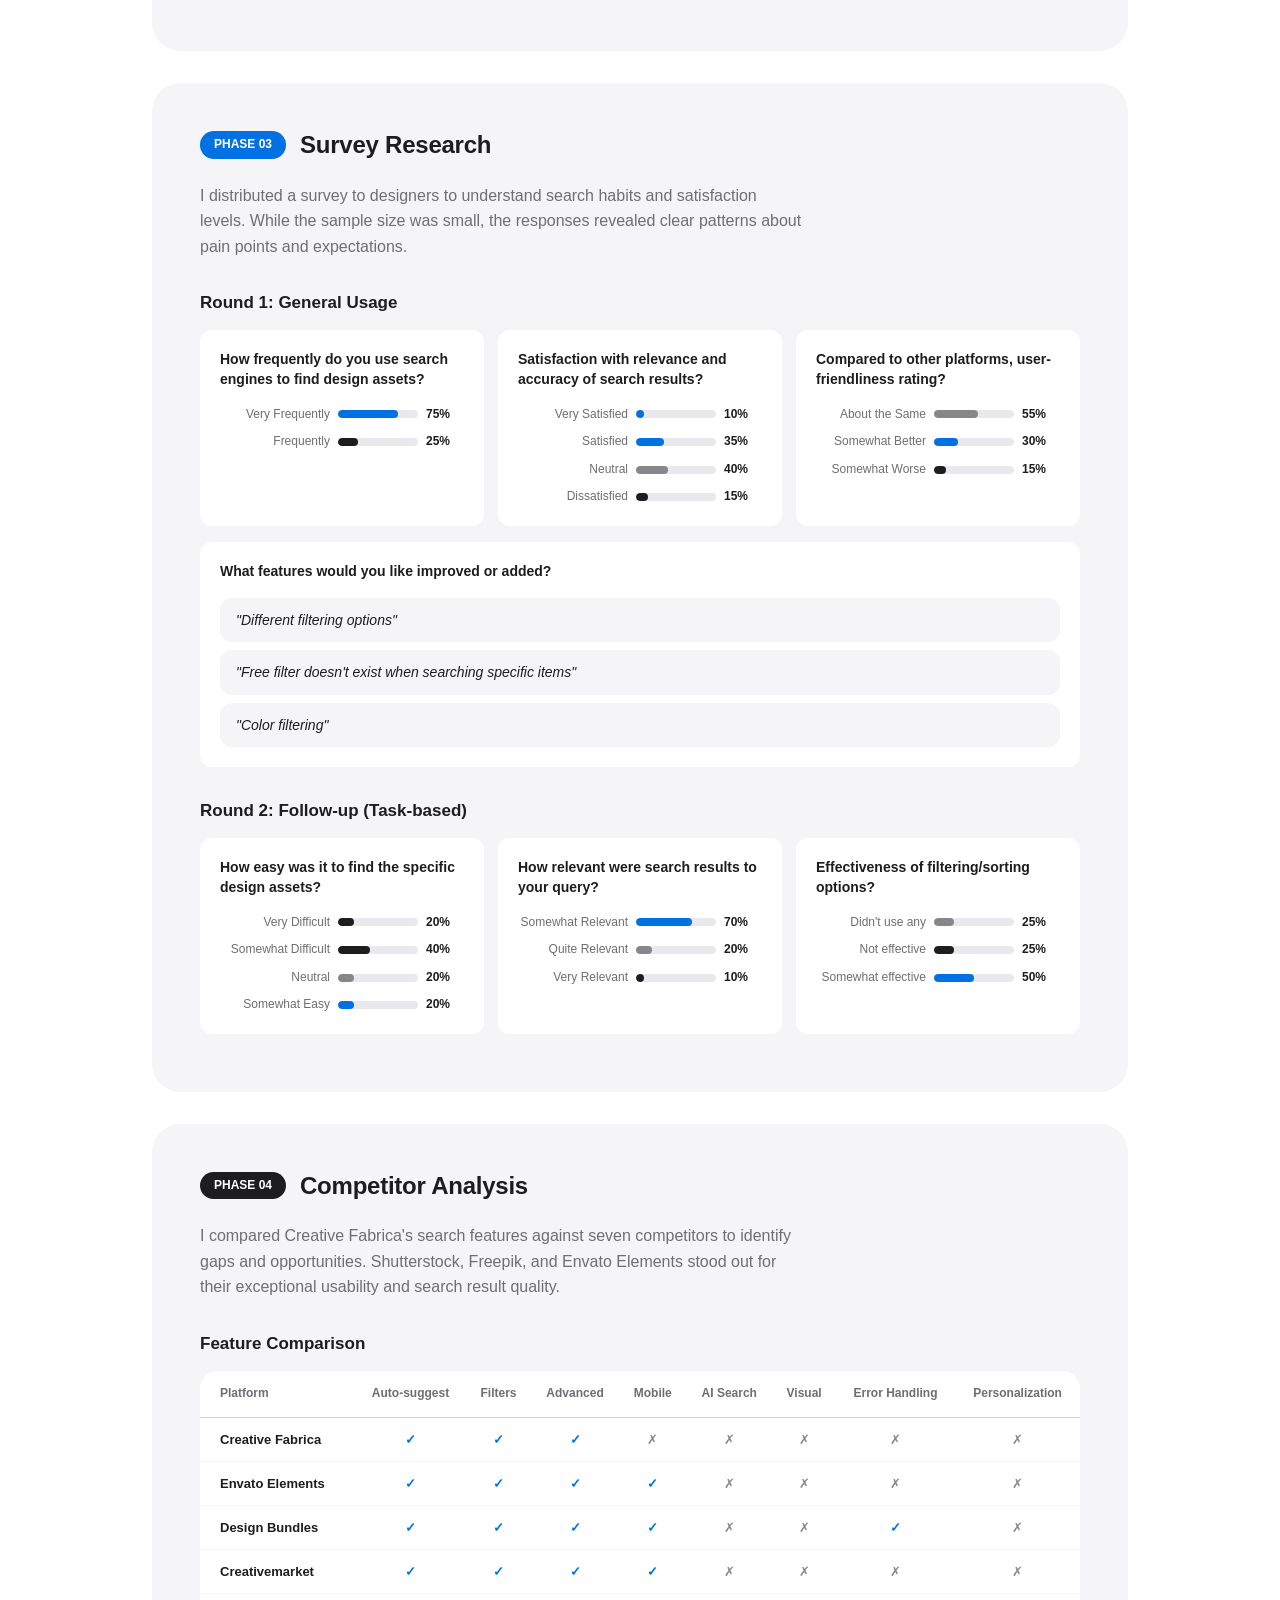
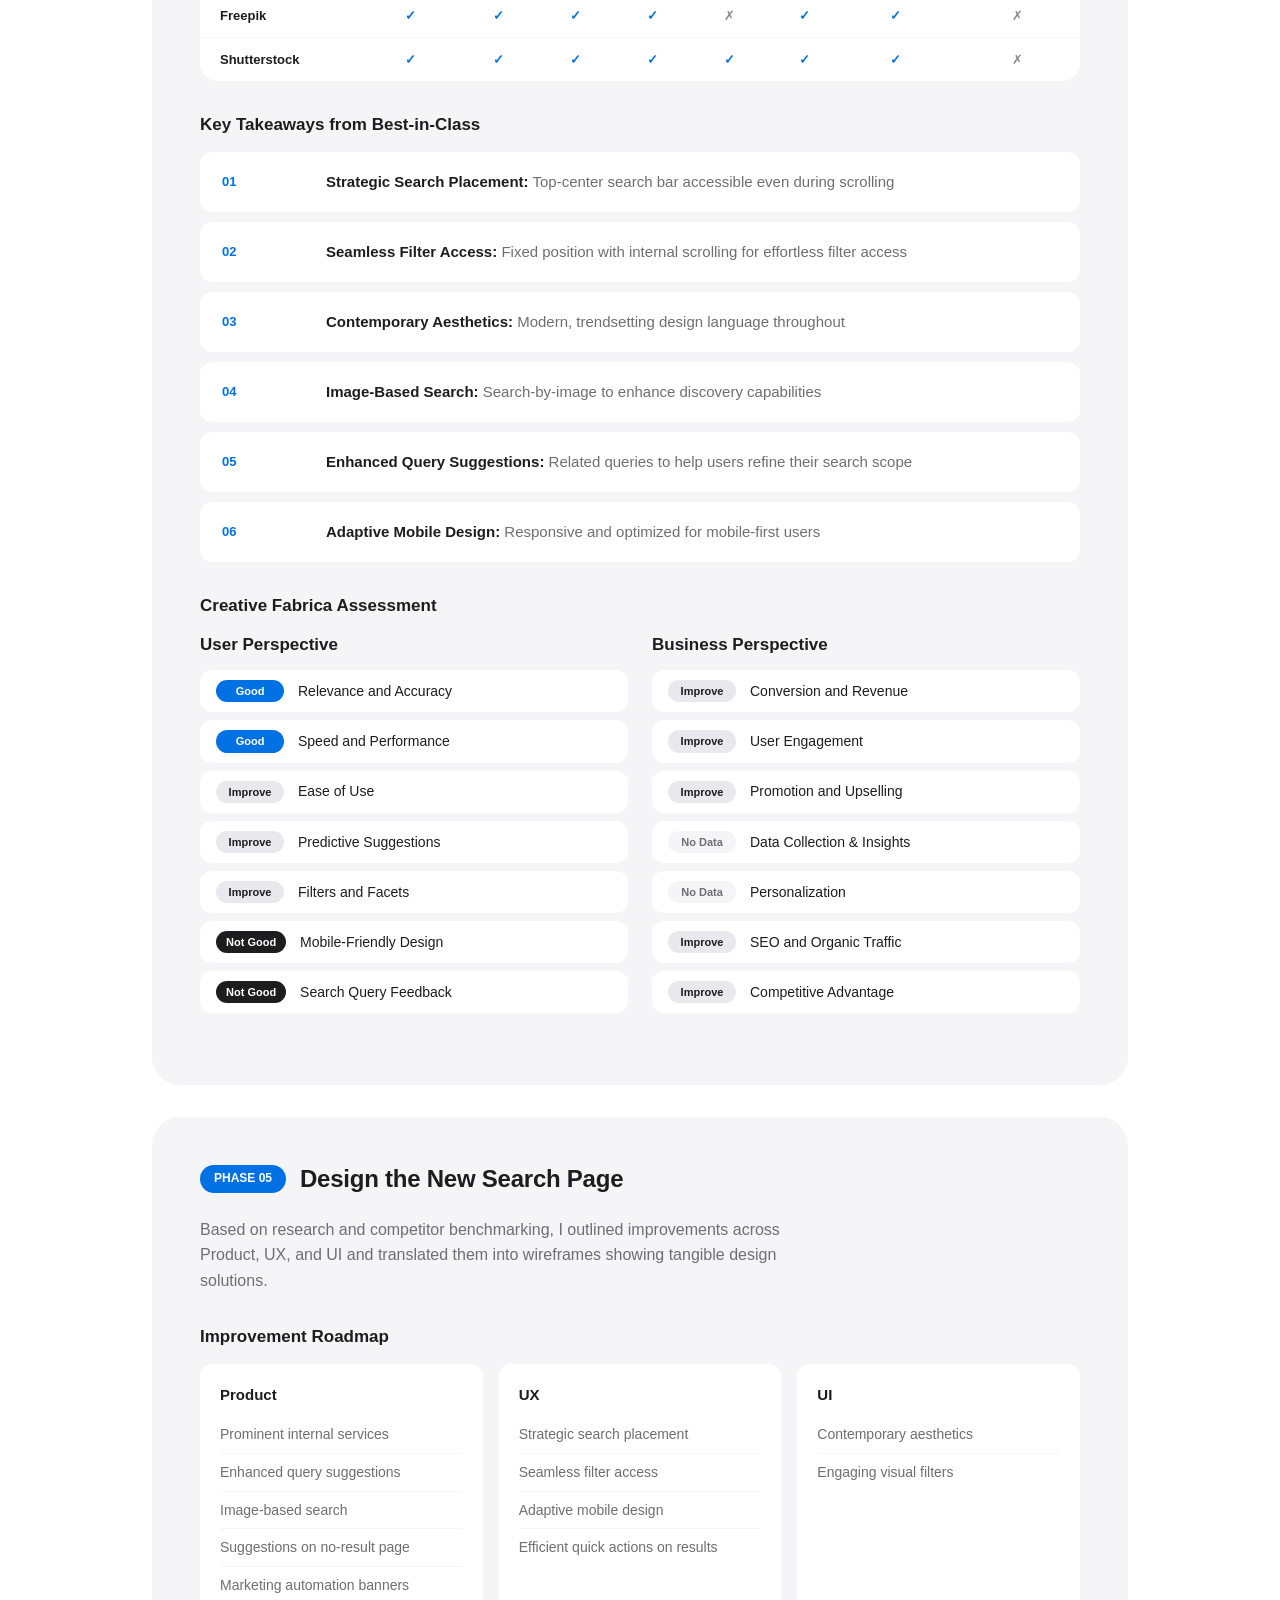
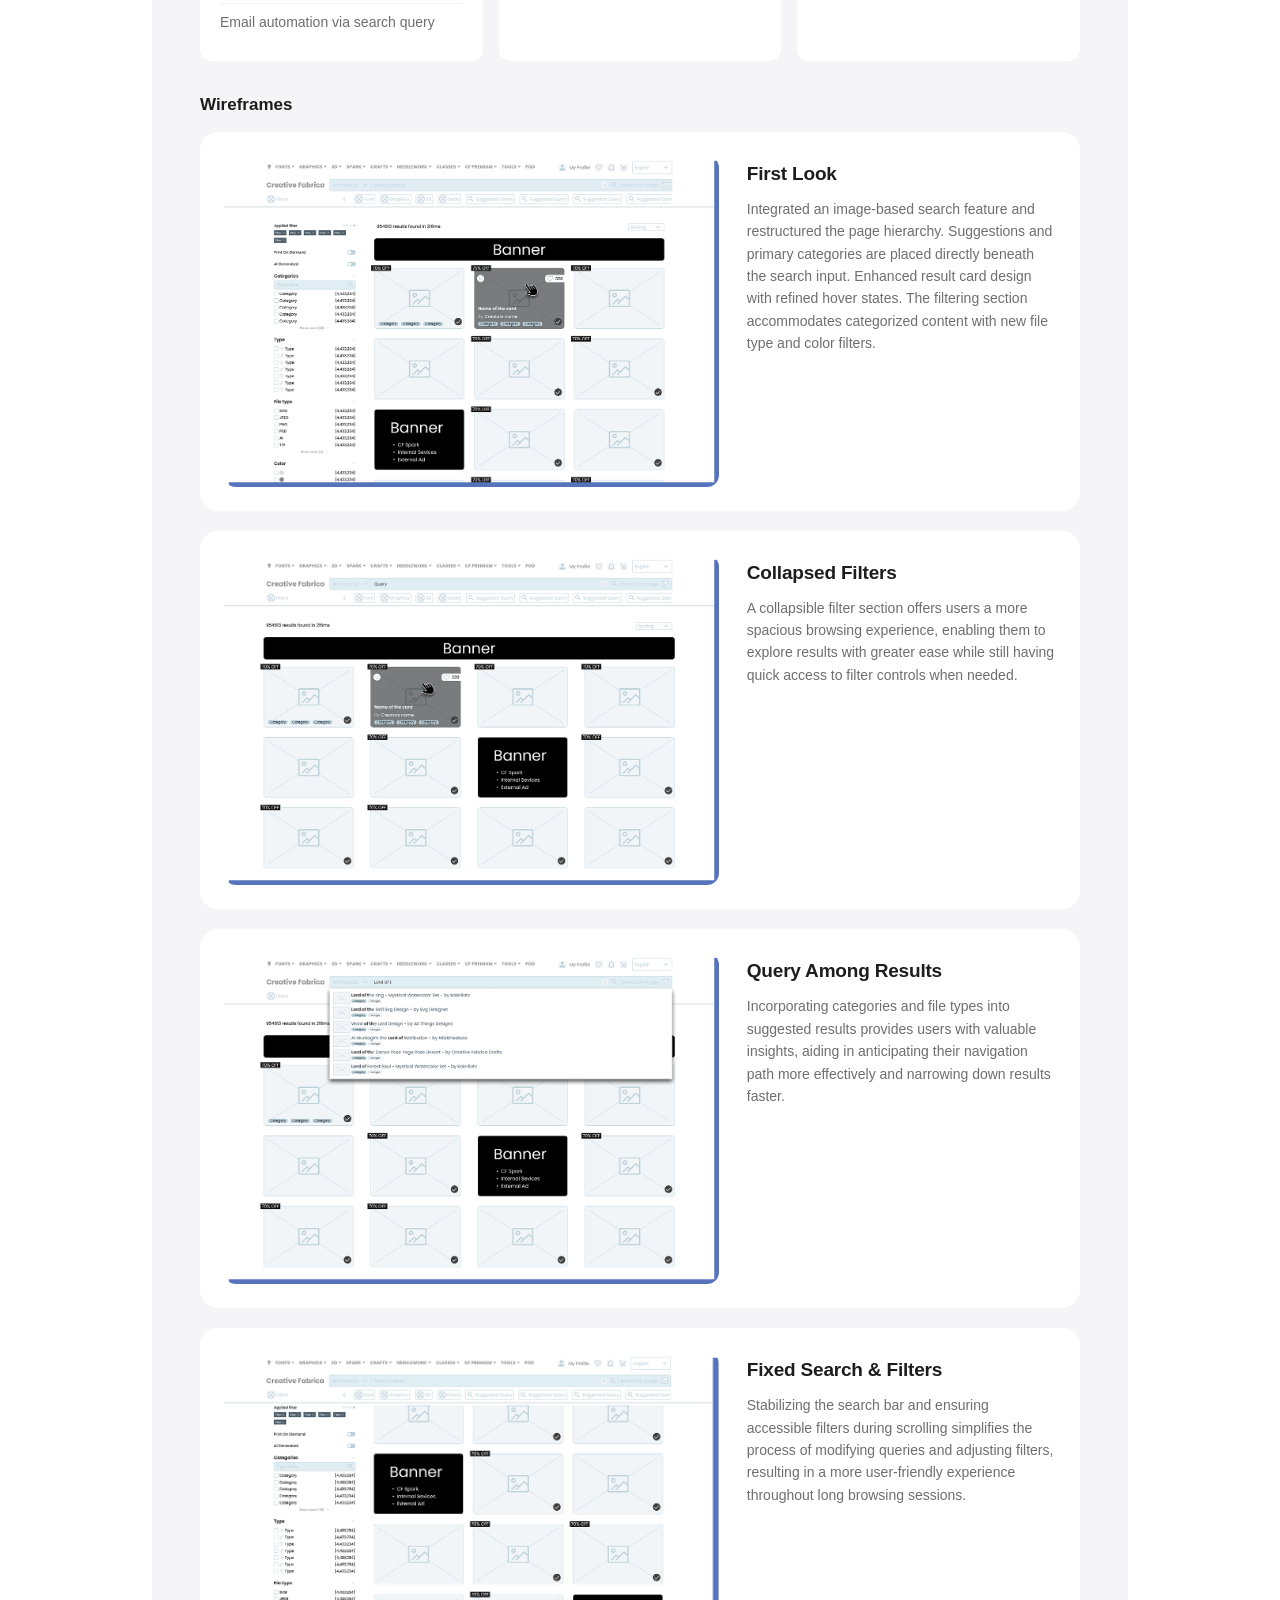
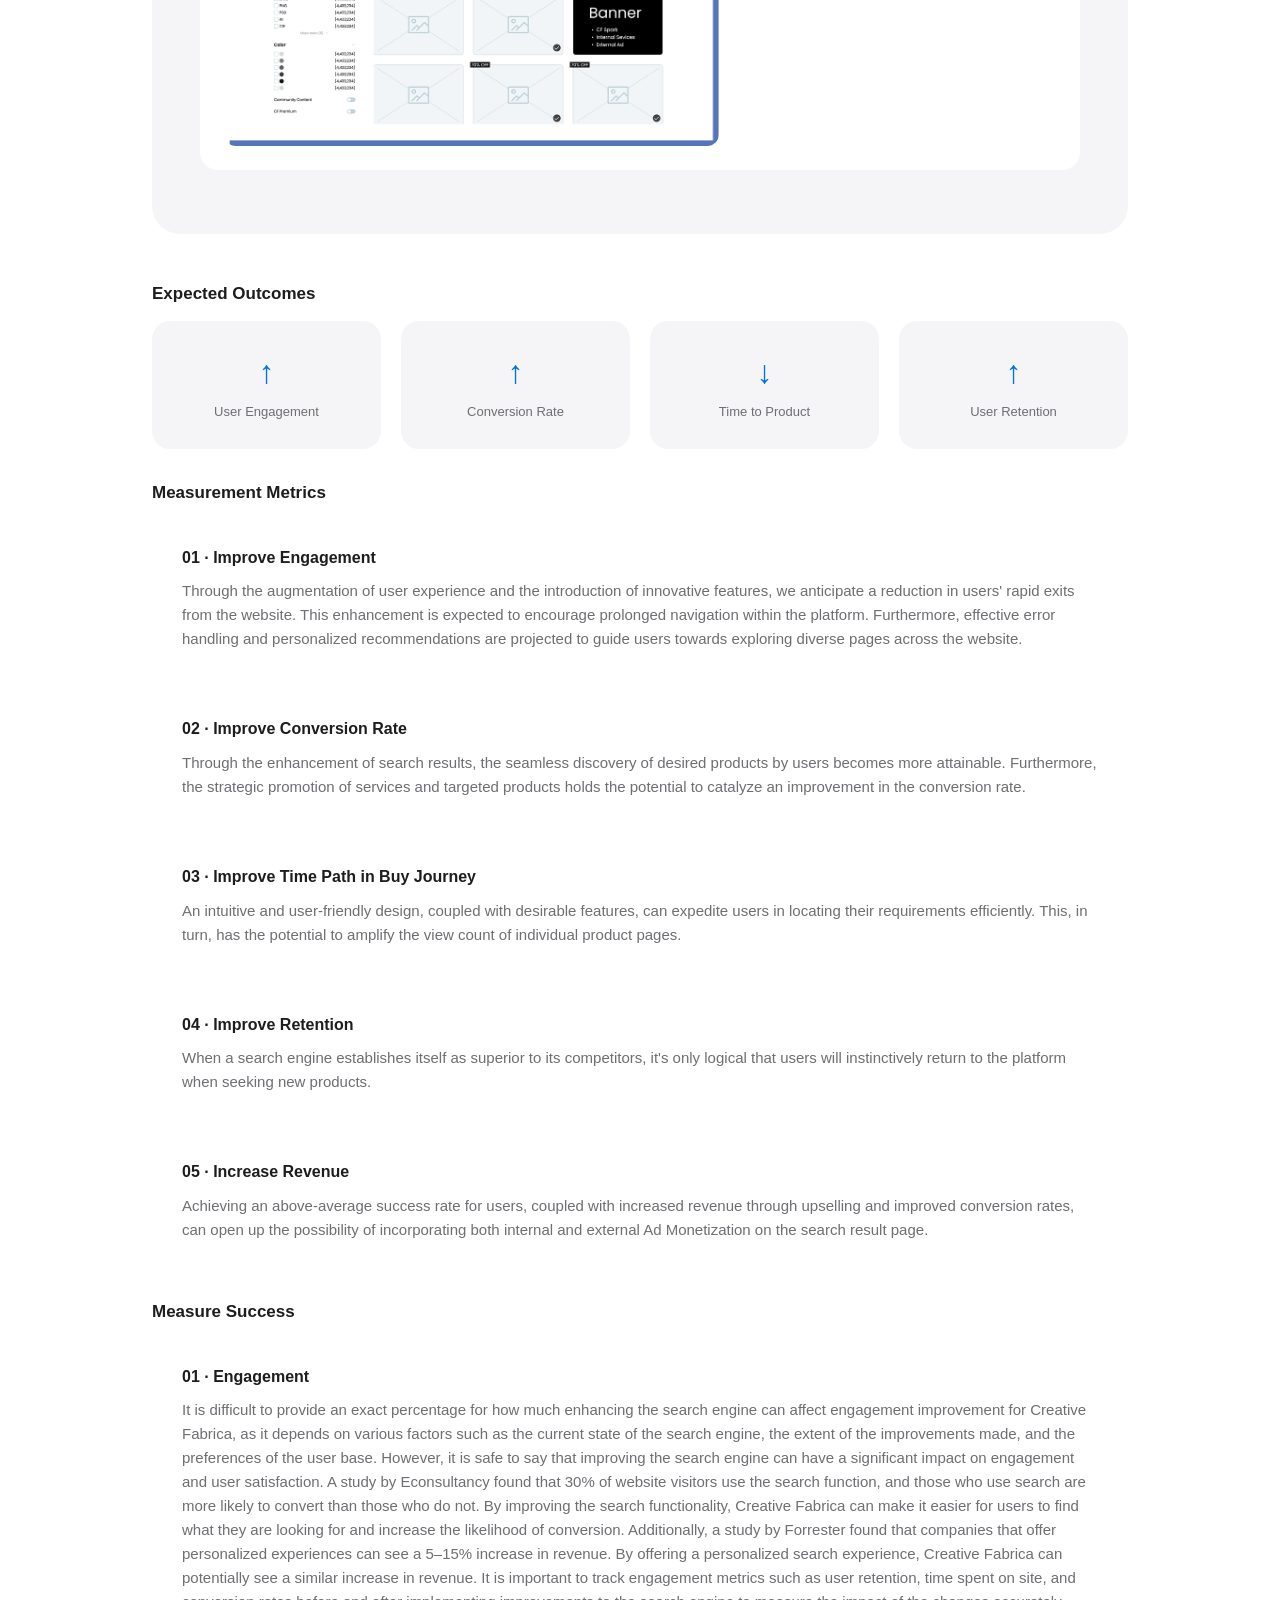
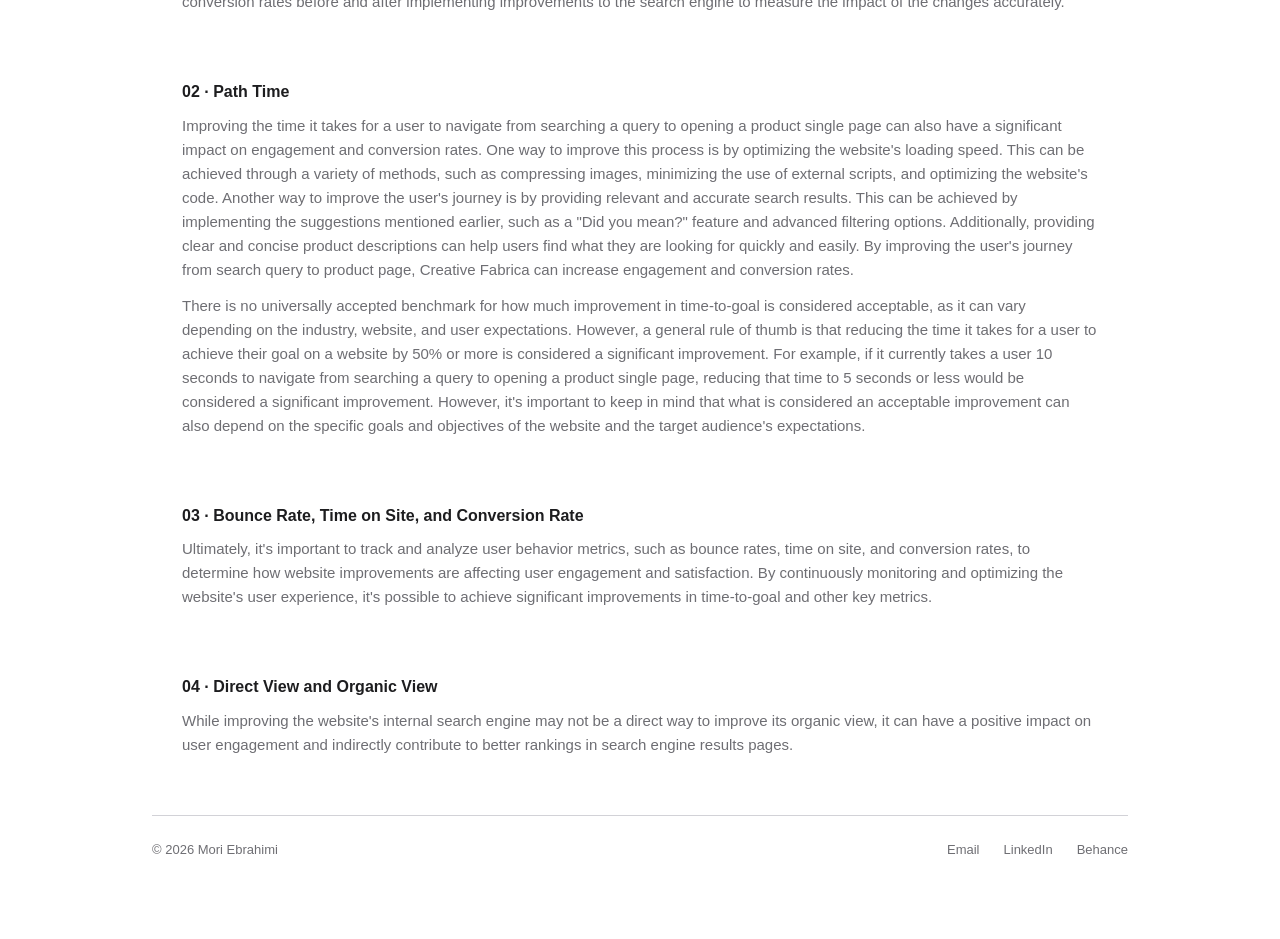
<file: casestudy/cf/index.html>
<!DOCTYPE html>
<html lang="en">
<head>
<meta charset="UTF-8"/>
<meta name="viewport" content="width=device-width,initial-scale=1"/>
<title>Creative Fabrica Case Study | Mori Ebrahimi</title>
<link rel="icon" type="image/png" href="../../favicon.png"/>
<link rel="stylesheet" href="../../style.css?v=20260909h"/>
<link rel="stylesheet" href="cf-style.css"/>
</head>
<body>
<div class="page">

  <nav>
    <div class="nav-pill">
      <a class="nav-avatar" href="/" aria-label="Home"><img src="/home-avatar.png" alt=""/></a>
      <div class="nav-full">
        <a href="/experience">Experience</a>
        <a href="/aboutme">About me</a>
      </div>
      <a class="nav-compact" href="mailto:hello@mortzart.com" tabindex="-1" aria-hidden="true">
        <span class="nav-compact-label">Let's talk</span><span class="nav-status-dot"></span>
      </a>
    </div>
  <a class="nav-talk" href="mailto:hello@mortzart.com"><svg class="nav-talk-icon" width="18" height="18" viewBox="0 0 24 24" fill="none" stroke="currentColor" stroke-width="2" stroke-linecap="round" stroke-linejoin="round" aria-hidden="true"><rect x="3" y="5" width="18" height="14" rx="2"/><path d="m3 7 9 6 9-6"/></svg><span class="nav-talk-label">Let's talk</span></a>
  </nav>


  <!-- HERO -->
  <div class="cs-hero-section">
    <h1 class="cs-title">Redesigning the Search Experience</h1>
    <div class="cs-sub">A UX-driven approach to reimagining how millions of designers and crafters discover digital assets, through better search, smarter filters, and data-informed design decisions.</div>
    <div class="cs-tags">
      <span class="cs-tag">Search UX</span>
      <span class="cs-tag">Competitor Analysis</span>
      <span class="cs-tag">Heuristic Evaluation</span>
      <span class="cs-tag">Wireframing</span>
    </div>
  </div>

  <!-- HERO IMAGE -->
  <div class="cs-hero-img">
    <img src="/casestudy/cf/images/cf-2.jpg" alt="Creative Fabrica search interface"/>
  </div>

  <!-- META STRIP -->
  <div class="cs-strip">
    <div class="cs-strip-cell"><div class="cs-strip-label">Role</div><div class="cs-strip-val">Product Designer</div></div>
    <div class="cs-strip-cell"><div class="cs-strip-label">Platform</div><div class="cs-strip-val">Creative Fabrica</div></div>
    <div class="cs-strip-cell"><div class="cs-strip-label">Date</div><div class="cs-strip-val">August 2023</div></div>
  </div>

  <!-- QUOTE -->
  <div class="cs-quote"><p>"The goal: develop a novel search engine aimed at elevating user engagement and satisfaction by revolutionizing the search experience on Creative Fabrica."</p></div>

  <!-- INTRO -->
  <p class="cs-intro">Creative Fabrica is a marketplace for design assets including fonts, graphics, crafts, embroidery, and more. While the platform already used Algolia for search, the experience around it had room for improvement. I set out to analyze the current search functionality, benchmark against competitors, conduct user research, and design a search page that better serves both users and business goals.</p>

  <!-- ═══════ SECTION: GOALS & ASSUMPTIONS ═══════ -->
  <div class="cs-ch fade-in">
    <div class="cs-ch-head">
      <span class="cs-ch-badge c1">PHASE 01</span>
      <span class="cs-ch-title">Define Goals & Assumptions</span>
    </div>
    <p class="cs-ch-intro">Due to the lack of specific user data and restricted access to business goals, objectives, and stakeholder input, my approach focused on Heuristic-Evaluation principles and a comprehensive Competitor analysis.</p>

    <div class="cs-find-label">User & Business Needs</div>
    <p style="font-size:14px;color:var(--text);line-height:1.8;margin-bottom:20px">A successful search feature must balance user needs and corporate goals. I mapped these across both perspectives to identify what needed improvement:</p>

    <div class="cf-perspectives">
      <div class="cf-persp-col">
        <h4 class="cf-persp-title">User Perspective</h4>
        <div class="cf-persp-items">
          <div class="cf-persp-item"><span class="cf-persp-name">Relevance and Accuracy</span><span class="cf-persp-tags"><span class="cf-ptag core">Search engine core</span></span></div>
          <div class="cf-persp-item"><span class="cf-persp-name">Speed and Performance</span><span class="cf-persp-tags"><span class="cf-ptag core">Search engine core</span></span></div>
          <div class="cf-persp-item"><span class="cf-persp-name">Ease of Use</span><span class="cf-persp-tags"><span class="cf-ptag core">Search engine core</span><span class="cf-ptag ui">UI</span><span class="cf-ptag ux">UX</span></span></div>
          <div class="cf-persp-item"><span class="cf-persp-name">Predictive Suggestions</span><span class="cf-persp-tags"><span class="cf-ptag core">Search engine core</span><span class="cf-ptag ui">UI</span><span class="cf-ptag ux">UX</span></span></div>
          <div class="cf-persp-item"><span class="cf-persp-name">Filters and Facets</span><span class="cf-persp-tags"><span class="cf-ptag core">Search engine core</span><span class="cf-ptag ui">UI</span><span class="cf-ptag ux">UX</span></span></div>
          <div class="cf-persp-item"><span class="cf-persp-name">Mobile-Friendly Design</span><span class="cf-persp-tags"><span class="cf-ptag ui">UI</span><span class="cf-ptag ux">UX</span></span></div>
          <div class="cf-persp-item"><span class="cf-persp-name">Search Query Feedback</span><span class="cf-persp-tags"><span class="cf-ptag core">Search engine core</span><span class="cf-ptag ui">UI</span><span class="cf-ptag ux">UX</span></span></div>
          <div class="cf-persp-item"><span class="cf-persp-name">Search History & Saved Searches</span><span class="cf-persp-tags"><span class="cf-ptag core">Search engine core</span><span class="cf-ptag ui">UI</span><span class="cf-ptag ux">UX</span></span></div>
        </div>
      </div>
      <div class="cf-persp-col">
        <h4 class="cf-persp-title">Business Objectives</h4>
        <div class="cf-persp-items">
          <div class="cf-persp-item"><span class="cf-persp-name">Conversion and Revenue</span><span class="cf-persp-tags"><span class="cf-ptag core">Search engine core</span></span></div>
          <div class="cf-persp-item"><span class="cf-persp-name">User Engagement</span><span class="cf-persp-tags"><span class="cf-ptag core">Search engine core</span><span class="cf-ptag ui">UI</span><span class="cf-ptag ux">UX</span></span></div>
          <div class="cf-persp-item"><span class="cf-persp-name">Promotion and Upselling</span><span class="cf-persp-tags"><span class="cf-ptag core">Search engine core</span><span class="cf-ptag ui">UI</span><span class="cf-ptag ux">UX</span></span></div>
          <div class="cf-persp-item"><span class="cf-persp-name">Data Collection & Insights</span><span class="cf-persp-tags"><span class="cf-ptag core">Search engine core</span></span></div>
          <div class="cf-persp-item"><span class="cf-persp-name">Personalization</span><span class="cf-persp-tags"><span class="cf-ptag core">Search engine core</span><span class="cf-ptag ui">UI</span><span class="cf-ptag ux">UX</span></span></div>
          <div class="cf-persp-item"><span class="cf-persp-name">SEO and Organic Traffic</span><span class="cf-persp-tags"><span class="cf-ptag core">Search engine core</span></span></div>
          <div class="cf-persp-item"><span class="cf-persp-name">Competitive Advantage</span><span class="cf-persp-tags"><span class="cf-ptag core">Search engine core</span><span class="cf-ptag ui">UI</span><span class="cf-ptag ux">UX</span></span></div>
          <div class="cf-persp-item"><span class="cf-persp-name">Ad Monetization</span><span class="cf-persp-tags"><span class="cf-ptag core">Search engine core</span><span class="cf-ptag ui">UI</span><span class="cf-ptag ux">UX</span></span></div>
        </div>
      </div>
    </div>
  </div>

  <!-- ═══════ SECTION: EXISTING SEARCH ANALYSIS ═══════ -->
  <div class="cs-ch fade-in">
    <div class="cs-ch-head">
      <span class="cs-ch-badge c2">PHASE 02</span>
      <span class="cs-ch-title">Analyze Existing Search</span>
    </div>
    <p class="cs-ch-intro">Creative Fabrica's search is powered by Algolia, a strong foundation with advanced filtering capabilities. I examined both the desktop and mobile experiences, along with the technology stack powering the search.</p>

    <div class="cf-screenshots">
      <div class="cf-screenshot">
        <img src="images/image 11.jpg" alt="Creative Fabrica desktop search"/>
        <span class="cf-screenshot-label">Desktop: Search & Filter</span>
      </div>
      <div class="cf-screenshot-pair">
        <div class="cf-screenshot-sm">
          <img src="images/C2D63287-BA2D-43DC-96CB-3FA3AA0DD0C2.jpg" alt="Creative Fabrica mobile main view"/>
          <span class="cf-screenshot-label">Mobile: Main view</span>
        </div>
        <div class="cf-screenshot-sm">
          <img src="images/5B08D420-3785-4967-A2DC-C23E5136369F.jpg" alt="Creative Fabrica mobile search"/>
          <span class="cf-screenshot-label">Mobile: Query search</span>
        </div>
      </div>
    </div>

    <div class="cs-find-label">Tech Stack Insight</div>
    <div class="cs-find" style="margin-bottom:28px">
      <span class="cs-find-num">Algolia 3.33.0</span>
      <p>The search engine powering Creative Fabrica excels in providing quick and accurate results. It also gives businesses powerful statistics and customization capabilities to optimize the search experience.</p>
    </div>
  </div>

  <!-- ═══════ SECTION: SURVEY ═══════ -->
  <div class="cs-ch fade-in">
    <div class="cs-ch-head">
      <span class="cs-ch-badge c1">PHASE 03</span>
      <span class="cs-ch-title">Survey Research</span>
    </div>
    <p class="cs-ch-intro">I distributed a survey to designers to understand search habits and satisfaction levels. While the sample size was small, the responses revealed clear patterns about pain points and expectations.</p>

    <!-- Survey Round 1 -->
    <div class="cs-find-label">Round 1: General Usage</div>
    <div class="cf-survey-grid">
      <div class="cf-survey-card">
        <div class="cf-survey-q">How frequently do you use search engines to find design assets?</div>
        <div class="cf-chart-row">
          <div class="cf-chart-bar-wrap">
            <div class="cf-bar-label">Very Frequently</div>
            <div class="cf-bar-track"><div class="cf-bar-fill" style="width:75%"></div></div>
            <div class="cf-bar-val">75%</div>
          </div>
          <div class="cf-chart-bar-wrap">
            <div class="cf-bar-label">Frequently</div>
            <div class="cf-bar-track"><div class="cf-bar-fill accent2" style="width:25%"></div></div>
            <div class="cf-bar-val">25%</div>
          </div>
        </div>
      </div>
      <div class="cf-survey-card">
        <div class="cf-survey-q">Satisfaction with relevance and accuracy of search results?</div>
        <div class="cf-chart-row">
          <div class="cf-chart-bar-wrap">
            <div class="cf-bar-label">Very Satisfied</div>
            <div class="cf-bar-track"><div class="cf-bar-fill" style="width:10%"></div></div>
            <div class="cf-bar-val">10%</div>
          </div>
          <div class="cf-chart-bar-wrap">
            <div class="cf-bar-label">Satisfied</div>
            <div class="cf-bar-track"><div class="cf-bar-fill" style="width:35%"></div></div>
            <div class="cf-bar-val">35%</div>
          </div>
          <div class="cf-chart-bar-wrap">
            <div class="cf-bar-label">Neutral</div>
            <div class="cf-bar-track"><div class="cf-bar-fill accent3" style="width:40%"></div></div>
            <div class="cf-bar-val">40%</div>
          </div>
          <div class="cf-chart-bar-wrap">
            <div class="cf-bar-label">Dissatisfied</div>
            <div class="cf-bar-track"><div class="cf-bar-fill accent2" style="width:15%"></div></div>
            <div class="cf-bar-val">15%</div>
          </div>
        </div>
      </div>
      <div class="cf-survey-card">
        <div class="cf-survey-q">Compared to other platforms, user-friendliness rating?</div>
        <div class="cf-chart-row">
          <div class="cf-chart-bar-wrap">
            <div class="cf-bar-label">About the Same</div>
            <div class="cf-bar-track"><div class="cf-bar-fill accent3" style="width:55%"></div></div>
            <div class="cf-bar-val">55%</div>
          </div>
          <div class="cf-chart-bar-wrap">
            <div class="cf-bar-label">Somewhat Better</div>
            <div class="cf-bar-track"><div class="cf-bar-fill" style="width:30%"></div></div>
            <div class="cf-bar-val">30%</div>
          </div>
          <div class="cf-chart-bar-wrap">
            <div class="cf-bar-label">Somewhat Worse</div>
            <div class="cf-bar-track"><div class="cf-bar-fill accent2" style="width:15%"></div></div>
            <div class="cf-bar-val">15%</div>
          </div>
        </div>
      </div>
    </div>

    <div class="cf-survey-card" style="margin-top:16px;margin-bottom:28px">
      <div class="cf-survey-q">What features would you like improved or added?</div>
      <div class="cf-user-quotes">
        <span class="cf-user-quote">"Different filtering options"</span>
        <span class="cf-user-quote">"Free filter doesn't exist when searching specific items"</span>
        <span class="cf-user-quote">"Color filtering"</span>
      </div>
    </div>

    <!-- Survey Round 2 -->
    <div class="cs-find-label">Round 2: Follow-up (Task-based)</div>
    <div class="cf-survey-grid">
      <div class="cf-survey-card">
        <div class="cf-survey-q">How easy was it to find the specific design assets?</div>
        <div class="cf-chart-row">
          <div class="cf-chart-bar-wrap">
            <div class="cf-bar-label">Very Difficult</div>
            <div class="cf-bar-track"><div class="cf-bar-fill accent2" style="width:20%"></div></div>
            <div class="cf-bar-val">20%</div>
          </div>
          <div class="cf-chart-bar-wrap">
            <div class="cf-bar-label">Somewhat Difficult</div>
            <div class="cf-bar-track"><div class="cf-bar-fill accent2" style="width:40%"></div></div>
            <div class="cf-bar-val">40%</div>
          </div>
          <div class="cf-chart-bar-wrap">
            <div class="cf-bar-label">Neutral</div>
            <div class="cf-bar-track"><div class="cf-bar-fill accent3" style="width:20%"></div></div>
            <div class="cf-bar-val">20%</div>
          </div>
          <div class="cf-chart-bar-wrap">
            <div class="cf-bar-label">Somewhat Easy</div>
            <div class="cf-bar-track"><div class="cf-bar-fill" style="width:20%"></div></div>
            <div class="cf-bar-val">20%</div>
          </div>
        </div>
      </div>
      <div class="cf-survey-card">
        <div class="cf-survey-q">How relevant were search results to your query?</div>
        <div class="cf-chart-row">
          <div class="cf-chart-bar-wrap">
            <div class="cf-bar-label">Somewhat Relevant</div>
            <div class="cf-bar-track"><div class="cf-bar-fill" style="width:70%"></div></div>
            <div class="cf-bar-val">70%</div>
          </div>
          <div class="cf-chart-bar-wrap">
            <div class="cf-bar-label">Quite Relevant</div>
            <div class="cf-bar-track"><div class="cf-bar-fill accent3" style="width:20%"></div></div>
            <div class="cf-bar-val">20%</div>
          </div>
          <div class="cf-chart-bar-wrap">
            <div class="cf-bar-label">Very Relevant</div>
            <div class="cf-bar-track"><div class="cf-bar-fill accent2" style="width:10%"></div></div>
            <div class="cf-bar-val">10%</div>
          </div>
        </div>
      </div>
      <div class="cf-survey-card">
        <div class="cf-survey-q">Effectiveness of filtering/sorting options?</div>
        <div class="cf-chart-row">
          <div class="cf-chart-bar-wrap">
            <div class="cf-bar-label">Didn't use any</div>
            <div class="cf-bar-track"><div class="cf-bar-fill accent3" style="width:25%"></div></div>
            <div class="cf-bar-val">25%</div>
          </div>
          <div class="cf-chart-bar-wrap">
            <div class="cf-bar-label">Not effective</div>
            <div class="cf-bar-track"><div class="cf-bar-fill accent2" style="width:25%"></div></div>
            <div class="cf-bar-val">25%</div>
          </div>
          <div class="cf-chart-bar-wrap">
            <div class="cf-bar-label">Somewhat effective</div>
            <div class="cf-bar-track"><div class="cf-bar-fill" style="width:50%"></div></div>
            <div class="cf-bar-val">50%</div>
          </div>
        </div>
      </div>
    </div>
  </div>

  <!-- ═══════ SECTION: COMPETITOR ANALYSIS ═══════ -->
  <div class="cs-ch fade-in">
    <div class="cs-ch-head">
      <span class="cs-ch-badge c2">PHASE 04</span>
      <span class="cs-ch-title">Competitor Analysis</span>
    </div>
    <p class="cs-ch-intro">I compared Creative Fabrica's search features against seven competitors to identify gaps and opportunities. Shutterstock, Freepik, and Envato Elements stood out for their exceptional usability and search result quality.</p>

    <div class="cs-find-label">Feature Comparison</div>
    <div class="cf-comp-table-wrap">
      <table class="cf-comp-table">
        <thead>
          <tr>
            <th>Platform</th>
            <th>Auto-suggest</th>
            <th>Filters</th>
            <th>Advanced</th>
            <th>Mobile</th>
            <th>AI Search</th>
            <th>Visual</th>
            <th>Error Handling</th>
            <th>Personalization</th>
          </tr>
        </thead>
        <tbody>
          <tr><td>Creative Fabrica</td><td class="y">✓</td><td class="y">✓</td><td class="y">✓</td><td class="n">✗</td><td class="n">✗</td><td class="n">✗</td><td class="n">✗</td><td class="n">✗</td></tr>
          <tr><td>Envato Elements</td><td class="y">✓</td><td class="y">✓</td><td class="y">✓</td><td class="y">✓</td><td class="n">✗</td><td class="n">✗</td><td class="n">✗</td><td class="n">✗</td></tr>
          <tr><td>Design Bundles</td><td class="y">✓</td><td class="y">✓</td><td class="y">✓</td><td class="y">✓</td><td class="n">✗</td><td class="n">✗</td><td class="y">✓</td><td class="n">✗</td></tr>
          <tr><td>Creativemarket</td><td class="y">✓</td><td class="y">✓</td><td class="y">✓</td><td class="y">✓</td><td class="n">✗</td><td class="n">✗</td><td class="n">✗</td><td class="n">✗</td></tr>
          <tr><td>Freepik</td><td class="y">✓</td><td class="y">✓</td><td class="y">✓</td><td class="y">✓</td><td class="n">✗</td><td class="y">✓</td><td class="y">✓</td><td class="n">✗</td></tr>
          <tr><td>Shutterstock</td><td class="y">✓</td><td class="y">✓</td><td class="y">✓</td><td class="y">✓</td><td class="y">✓</td><td class="y">✓</td><td class="y">✓</td><td class="n">✗</td></tr>
        </tbody>
      </table>
    </div>

    <div class="cs-find-label">Key Takeaways from Best-in-Class</div>
    <div class="cs-findings">
      <div class="cs-find"><span class="cs-find-num">01</span><p><strong>Strategic Search Placement:</strong> Top-center search bar accessible even during scrolling</p></div>
      <div class="cs-find"><span class="cs-find-num">02</span><p><strong>Seamless Filter Access:</strong> Fixed position with internal scrolling for effortless filter access</p></div>
      <div class="cs-find"><span class="cs-find-num">03</span><p><strong>Contemporary Aesthetics:</strong> Modern, trendsetting design language throughout</p></div>
      <div class="cs-find"><span class="cs-find-num">04</span><p><strong>Image-Based Search:</strong> Search-by-image to enhance discovery capabilities</p></div>
      <div class="cs-find"><span class="cs-find-num">05</span><p><strong>Enhanced Query Suggestions:</strong> Related queries to help users refine their search scope</p></div>
      <div class="cs-find"><span class="cs-find-num">06</span><p><strong>Adaptive Mobile Design:</strong> Responsive and optimized for mobile-first users</p></div>
    </div>

    <!-- CF vs Competitors assessment -->
    <div class="cs-find-label">Creative Fabrica Assessment</div>
    <div class="cf-assessment">
      <div class="cf-assess-col">
        <h4 class="cf-persp-title">User Perspective</h4>
        <div class="cf-assess-items">
          <div class="cf-assess-item"><span class="cf-status good">Good</span>Relevance and Accuracy</div>
          <div class="cf-assess-item"><span class="cf-status good">Good</span>Speed and Performance</div>
          <div class="cf-assess-item"><span class="cf-status improve">Improve</span>Ease of Use</div>
          <div class="cf-assess-item"><span class="cf-status improve">Improve</span>Predictive Suggestions</div>
          <div class="cf-assess-item"><span class="cf-status improve">Improve</span>Filters and Facets</div>
          <div class="cf-assess-item"><span class="cf-status bad">Not Good</span>Mobile-Friendly Design</div>
          <div class="cf-assess-item"><span class="cf-status bad">Not Good</span>Search Query Feedback</div>
        </div>
      </div>
      <div class="cf-assess-col">
        <h4 class="cf-persp-title">Business Perspective</h4>
        <div class="cf-assess-items">
          <div class="cf-assess-item"><span class="cf-status improve">Improve</span>Conversion and Revenue</div>
          <div class="cf-assess-item"><span class="cf-status improve">Improve</span>User Engagement</div>
          <div class="cf-assess-item"><span class="cf-status improve">Improve</span>Promotion and Upselling</div>
          <div class="cf-assess-item"><span class="cf-status neutral">No Data</span>Data Collection & Insights</div>
          <div class="cf-assess-item"><span class="cf-status neutral">No Data</span>Personalization</div>
          <div class="cf-assess-item"><span class="cf-status improve">Improve</span>SEO and Organic Traffic</div>
          <div class="cf-assess-item"><span class="cf-status improve">Improve</span>Competitive Advantage</div>
        </div>
      </div>
    </div>
  </div>

  <!-- ═══════ SECTION: DESIGN ═══════ -->
  <div class="cs-ch fade-in">
    <div class="cs-ch-head">
      <span class="cs-ch-badge c1">PHASE 05</span>
      <span class="cs-ch-title">Design the New Search Page</span>
    </div>
    <p class="cs-ch-intro">Based on research and competitor benchmarking, I outlined improvements across Product, UX, and UI and translated them into wireframes showing tangible design solutions.</p>

    <div class="cs-find-label">Improvement Roadmap</div>
    <div class="cf-roadmap">
      <div class="cf-roadmap-col">
        <h5 class="cf-roadmap-title">Product</h5>
        <div class="cf-roadmap-items">
          <div class="cf-roadmap-item">Prominent internal services</div>
          <div class="cf-roadmap-item">Enhanced query suggestions</div>
          <div class="cf-roadmap-item">Image-based search</div>
          <div class="cf-roadmap-item">Suggestions on no-result page</div>
          <div class="cf-roadmap-item">Marketing automation banners</div>
          <div class="cf-roadmap-item">Email automation via search query</div>
        </div>
      </div>
      <div class="cf-roadmap-col">
        <h5 class="cf-roadmap-title">UX</h5>
        <div class="cf-roadmap-items">
          <div class="cf-roadmap-item">Strategic search placement</div>
          <div class="cf-roadmap-item">Seamless filter access</div>
          <div class="cf-roadmap-item">Adaptive mobile design</div>
          <div class="cf-roadmap-item">Efficient quick actions on results</div>
        </div>
      </div>
      <div class="cf-roadmap-col">
        <h5 class="cf-roadmap-title">UI</h5>
        <div class="cf-roadmap-items">
          <div class="cf-roadmap-item">Contemporary aesthetics</div>
          <div class="cf-roadmap-item">Engaging visual filters</div>
        </div>
      </div>
    </div>

    <div class="cs-find-label">Wireframes</div>

    <!-- Wireframe 1: First Look -->
    <div class="cf-wireframe-block">
      <div class="cf-wireframe-img">
        <img src="images/image 35.jpg" alt="Wireframe: First Look with filters expanded"/>
      </div>
      <div class="cf-wireframe-text">
        <h5>First Look</h5>
        <p>Integrated an image-based search feature and restructured the page hierarchy. Suggestions and primary categories are placed directly beneath the search input. Enhanced result card design with refined hover states. The filtering section accommodates categorized content with new file type and color filters.</p>
      </div>
    </div>

    <!-- Wireframe 2: Collapsed Filters -->
    <div class="cf-wireframe-block">
      <div class="cf-wireframe-img">
        <img src="images/image 38.jpg" alt="Wireframe: Collapsed filters view"/>
      </div>
      <div class="cf-wireframe-text">
        <h5>Collapsed Filters</h5>
        <p>A collapsible filter section offers users a more spacious browsing experience, enabling them to explore results with greater ease while still having quick access to filter controls when needed.</p>
      </div>
    </div>

    <!-- Wireframe 3: Query Suggestions -->
    <div class="cf-wireframe-block">
      <div class="cf-wireframe-img">
        <img src="images/image 39.jpg" alt="Wireframe: Query among the results"/>
      </div>
      <div class="cf-wireframe-text">
        <h5>Query Among Results</h5>
        <p>Incorporating categories and file types into suggested results provides users with valuable insights, aiding in anticipating their navigation path more effectively and narrowing down results faster.</p>
      </div>
    </div>

    <!-- Wireframe 4: Fixed positioning -->
    <div class="cf-wireframe-block">
      <div class="cf-wireframe-img">
        <img src="images/image 37.jpg" alt="Wireframe: Filter and search bar fix positioning"/>
      </div>
      <div class="cf-wireframe-text">
        <h5>Fixed Search & Filters</h5>
        <p>Stabilizing the search bar and ensuring accessible filters during scrolling simplifies the process of modifying queries and adjusting filters, resulting in a more user-friendly experience throughout long browsing sessions.</p>
      </div>
    </div>
  </div>

  <!-- ═══════ SECTION: EXPECTATIONS & METRICS ═══════ -->
  <div class="cs-find-label" style="margin-top:48px">Expected Outcomes</div>
  <div class="cs-results fade-in">
    <div class="cs-result"><div class="cs-result-val">↑</div><div class="cs-result-lbl">User Engagement</div></div>
    <div class="cs-result"><div class="cs-result-val">↑</div><div class="cs-result-lbl">Conversion Rate</div></div>
    <div class="cs-result"><div class="cs-result-val">↓</div><div class="cs-result-lbl">Time to Product</div></div>
    <div class="cs-result"><div class="cs-result-val">↑</div><div class="cs-result-lbl">User Retention</div></div>
  </div>

  <!-- Measurement Metrics -->
  <div class="cs-find-label">Measurement Metrics</div>
  <div class="cs-decs" style="margin-bottom:32px">
    <div class="cs-dec">
      <div class="cs-dec-title">01 · Improve Engagement</div>
      <p>Through the augmentation of user experience and the introduction of innovative features, we anticipate a reduction in users' rapid exits from the website. This enhancement is expected to encourage prolonged navigation within the platform. Furthermore, effective error handling and personalized recommendations are projected to guide users towards exploring diverse pages across the website.</p>
    </div>
    <div class="cs-dec">
      <div class="cs-dec-title">02 · Improve Conversion Rate</div>
      <p>Through the enhancement of search results, the seamless discovery of desired products by users becomes more attainable. Furthermore, the strategic promotion of services and targeted products holds the potential to catalyze an improvement in the conversion rate.</p>
    </div>
    <div class="cs-dec">
      <div class="cs-dec-title">03 · Improve Time Path in Buy Journey</div>
      <p>An intuitive and user-friendly design, coupled with desirable features, can expedite users in locating their requirements efficiently. This, in turn, has the potential to amplify the view count of individual product pages.</p>
    </div>
    <div class="cs-dec">
      <div class="cs-dec-title">04 · Improve Retention</div>
      <p>When a search engine establishes itself as superior to its competitors, it's only logical that users will instinctively return to the platform when seeking new products.</p>
    </div>
    <div class="cs-dec">
      <div class="cs-dec-title">05 · Increase Revenue</div>
      <p>Achieving an above-average success rate for users, coupled with increased revenue through upselling and improved conversion rates, can open up the possibility of incorporating both internal and external Ad Monetization on the search result page.</p>
    </div>
  </div>

  <!-- Measure Success -->
  <div class="cs-find-label">Measure Success</div>
  <div class="cs-decs" style="margin-bottom:32px">
    <div class="cs-dec">
      <div class="cs-dec-title">01 · Engagement</div>
      <p>It is difficult to provide an exact percentage for how much enhancing the search engine can affect engagement improvement for Creative Fabrica, as it depends on various factors such as the current state of the search engine, the extent of the improvements made, and the preferences of the user base. However, it is safe to say that improving the search engine can have a significant impact on engagement and user satisfaction. A study by Econsultancy found that 30% of website visitors use the search function, and those who use search are more likely to convert than those who do not. By improving the search functionality, Creative Fabrica can make it easier for users to find what they are looking for and increase the likelihood of conversion. Additionally, a study by Forrester found that companies that offer personalized experiences can see a 5–15% increase in revenue. By offering a personalized search experience, Creative Fabrica can potentially see a similar increase in revenue. It is important to track engagement metrics such as user retention, time spent on site, and conversion rates before and after implementing improvements to the search engine to measure the impact of the changes accurately.</p>
    </div>
    <div class="cs-dec">
      <div class="cs-dec-title">02 · Path Time</div>
      <p>Improving the time it takes for a user to navigate from searching a query to opening a product single page can also have a significant impact on engagement and conversion rates. One way to improve this process is by optimizing the website's loading speed. This can be achieved through a variety of methods, such as compressing images, minimizing the use of external scripts, and optimizing the website's code. Another way to improve the user's journey is by providing relevant and accurate search results. This can be achieved by implementing the suggestions mentioned earlier, such as a "Did you mean?" feature and advanced filtering options. Additionally, providing clear and concise product descriptions can help users find what they are looking for quickly and easily. By improving the user's journey from search query to product page, Creative Fabrica can increase engagement and conversion rates.</p>
      <p style="margin-top:12px">There is no universally accepted benchmark for how much improvement in time-to-goal is considered acceptable, as it can vary depending on the industry, website, and user expectations. However, a general rule of thumb is that reducing the time it takes for a user to achieve their goal on a website by 50% or more is considered a significant improvement. For example, if it currently takes a user 10 seconds to navigate from searching a query to opening a product single page, reducing that time to 5 seconds or less would be considered a significant improvement. However, it's important to keep in mind that what is considered an acceptable improvement can also depend on the specific goals and objectives of the website and the target audience's expectations.</p>
    </div>
    <div class="cs-dec">
      <div class="cs-dec-title">03 · Bounce Rate, Time on Site, and Conversion Rate</div>
      <p>Ultimately, it's important to track and analyze user behavior metrics, such as bounce rates, time on site, and conversion rates, to determine how website improvements are affecting user engagement and satisfaction. By continuously monitoring and optimizing the website's user experience, it's possible to achieve significant improvements in time-to-goal and other key metrics.</p>
    </div>
    <div class="cs-dec">
      <div class="cs-dec-title">04 · Direct View and Organic View</div>
      <p>While improving the website's internal search engine may not be a direct way to improve its organic view, it can have a positive impact on user engagement and indirectly contribute to better rankings in search engine results pages.</p>
    </div>
  </div>

  <footer>
    <span>© 2026 Mori Ebrahimi</span>
    <div class="footer-links">
      <a href="mailto:hello@mortzart.com">Email</a>
      <a href="https://linkedin.com/in/emorteza" target="_blank">LinkedIn</a>
      <a href="https://www.behance.net/emorteza" target="_blank">Behance</a>
    </div>
  </footer>

</div>
<script src="../../main.js?v=20260909a"></script>
</body>
</html>
</file>
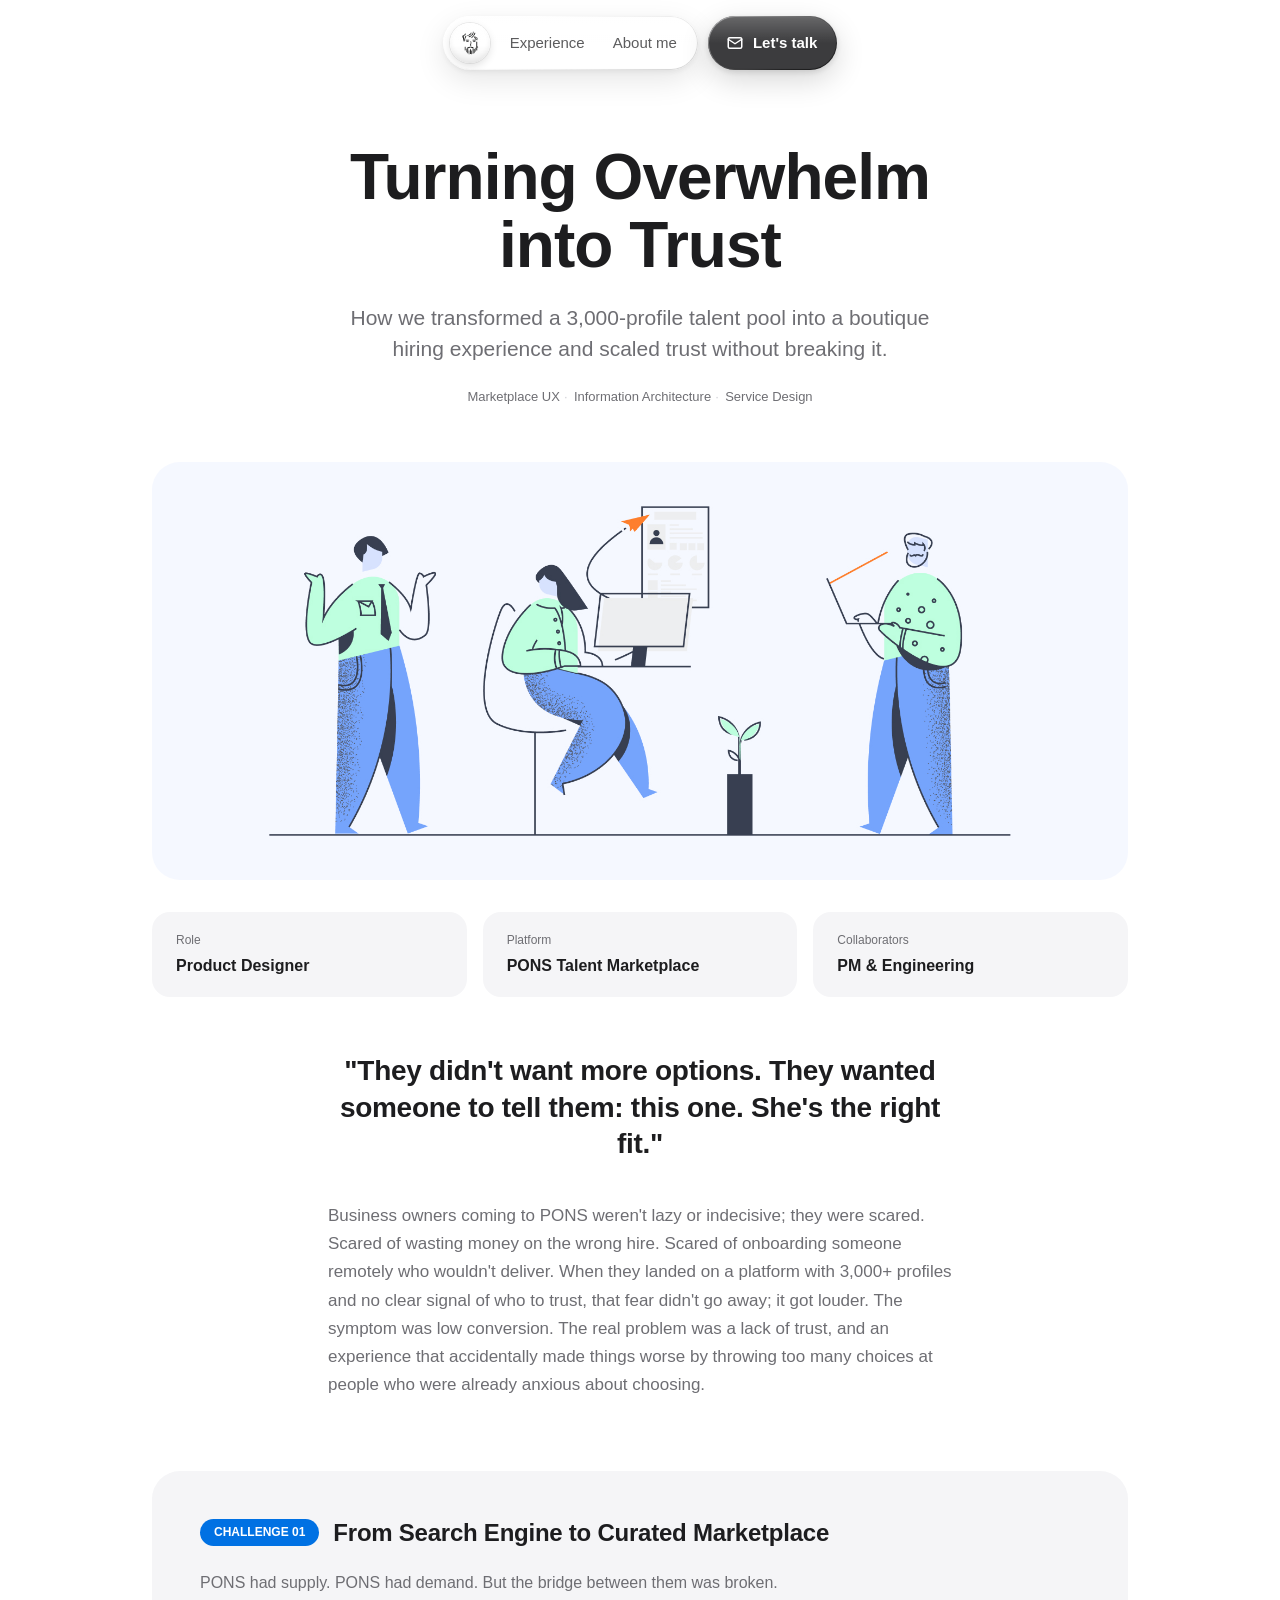
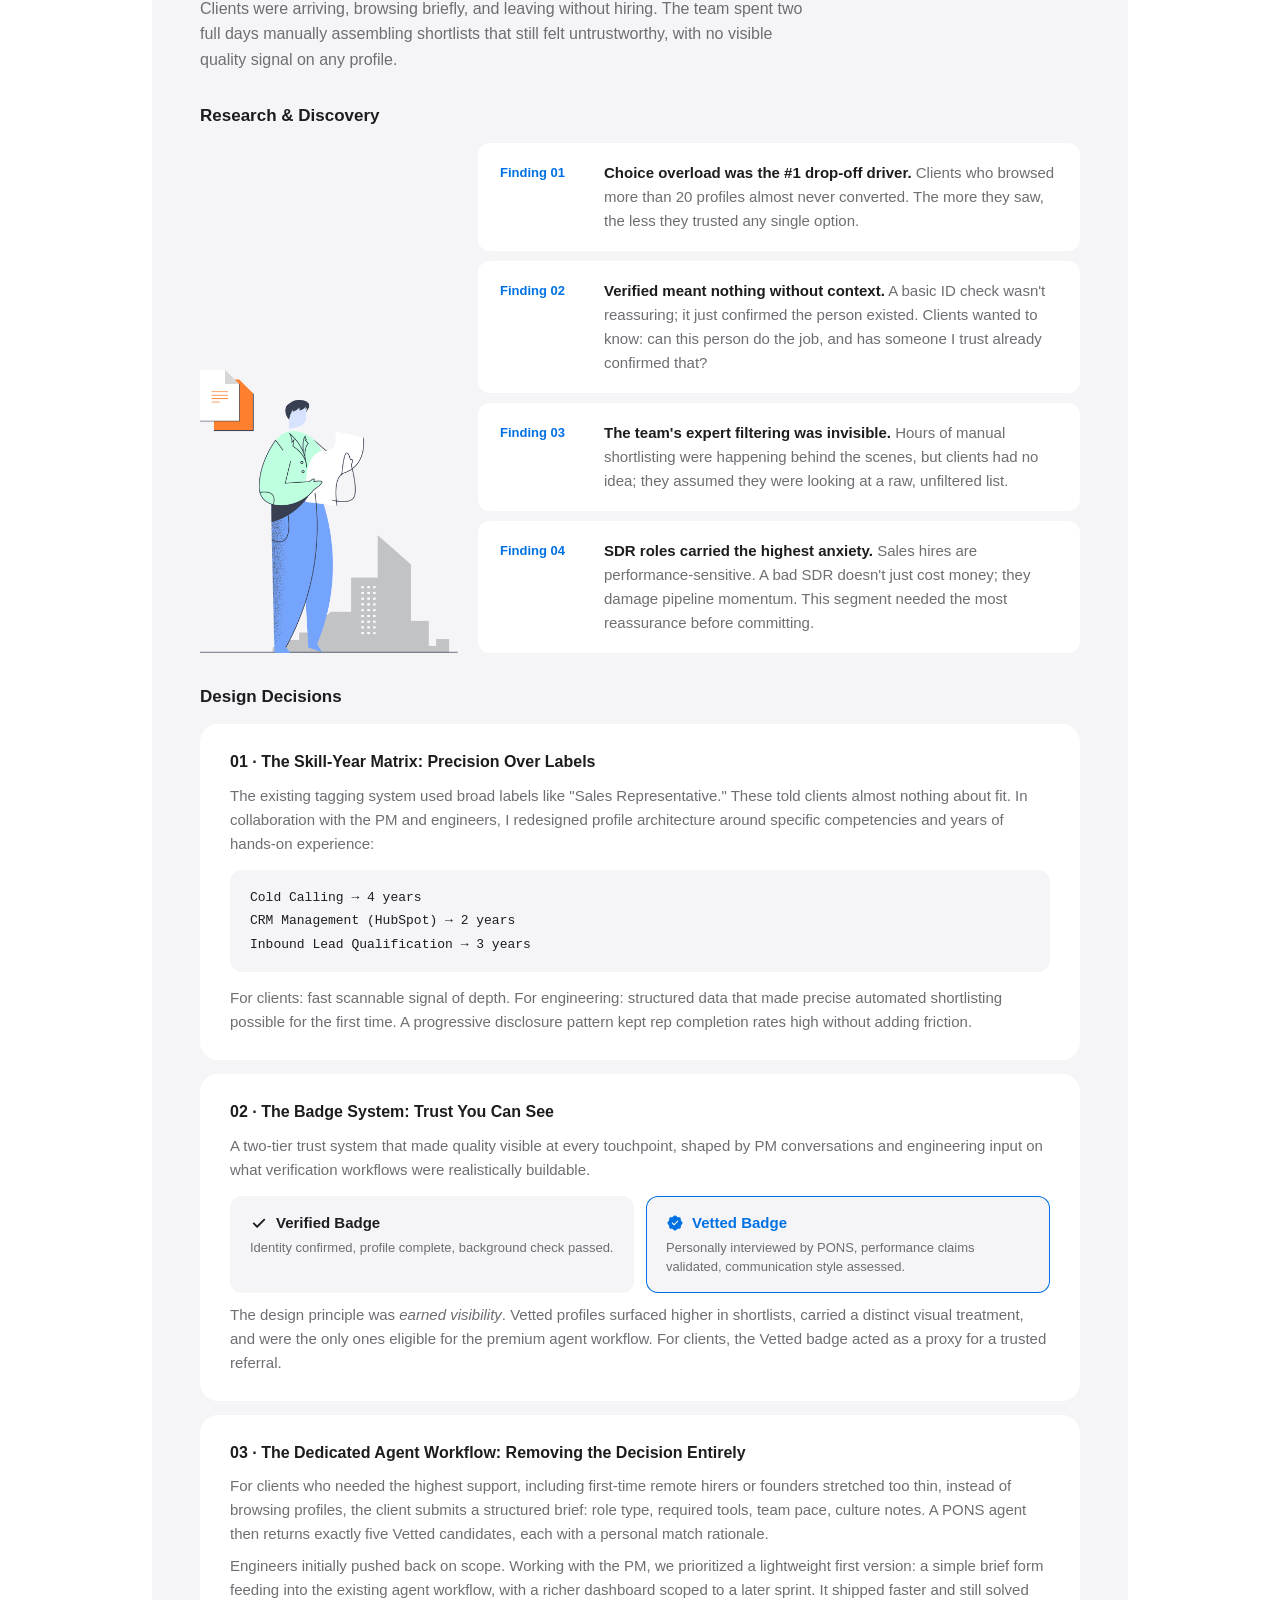
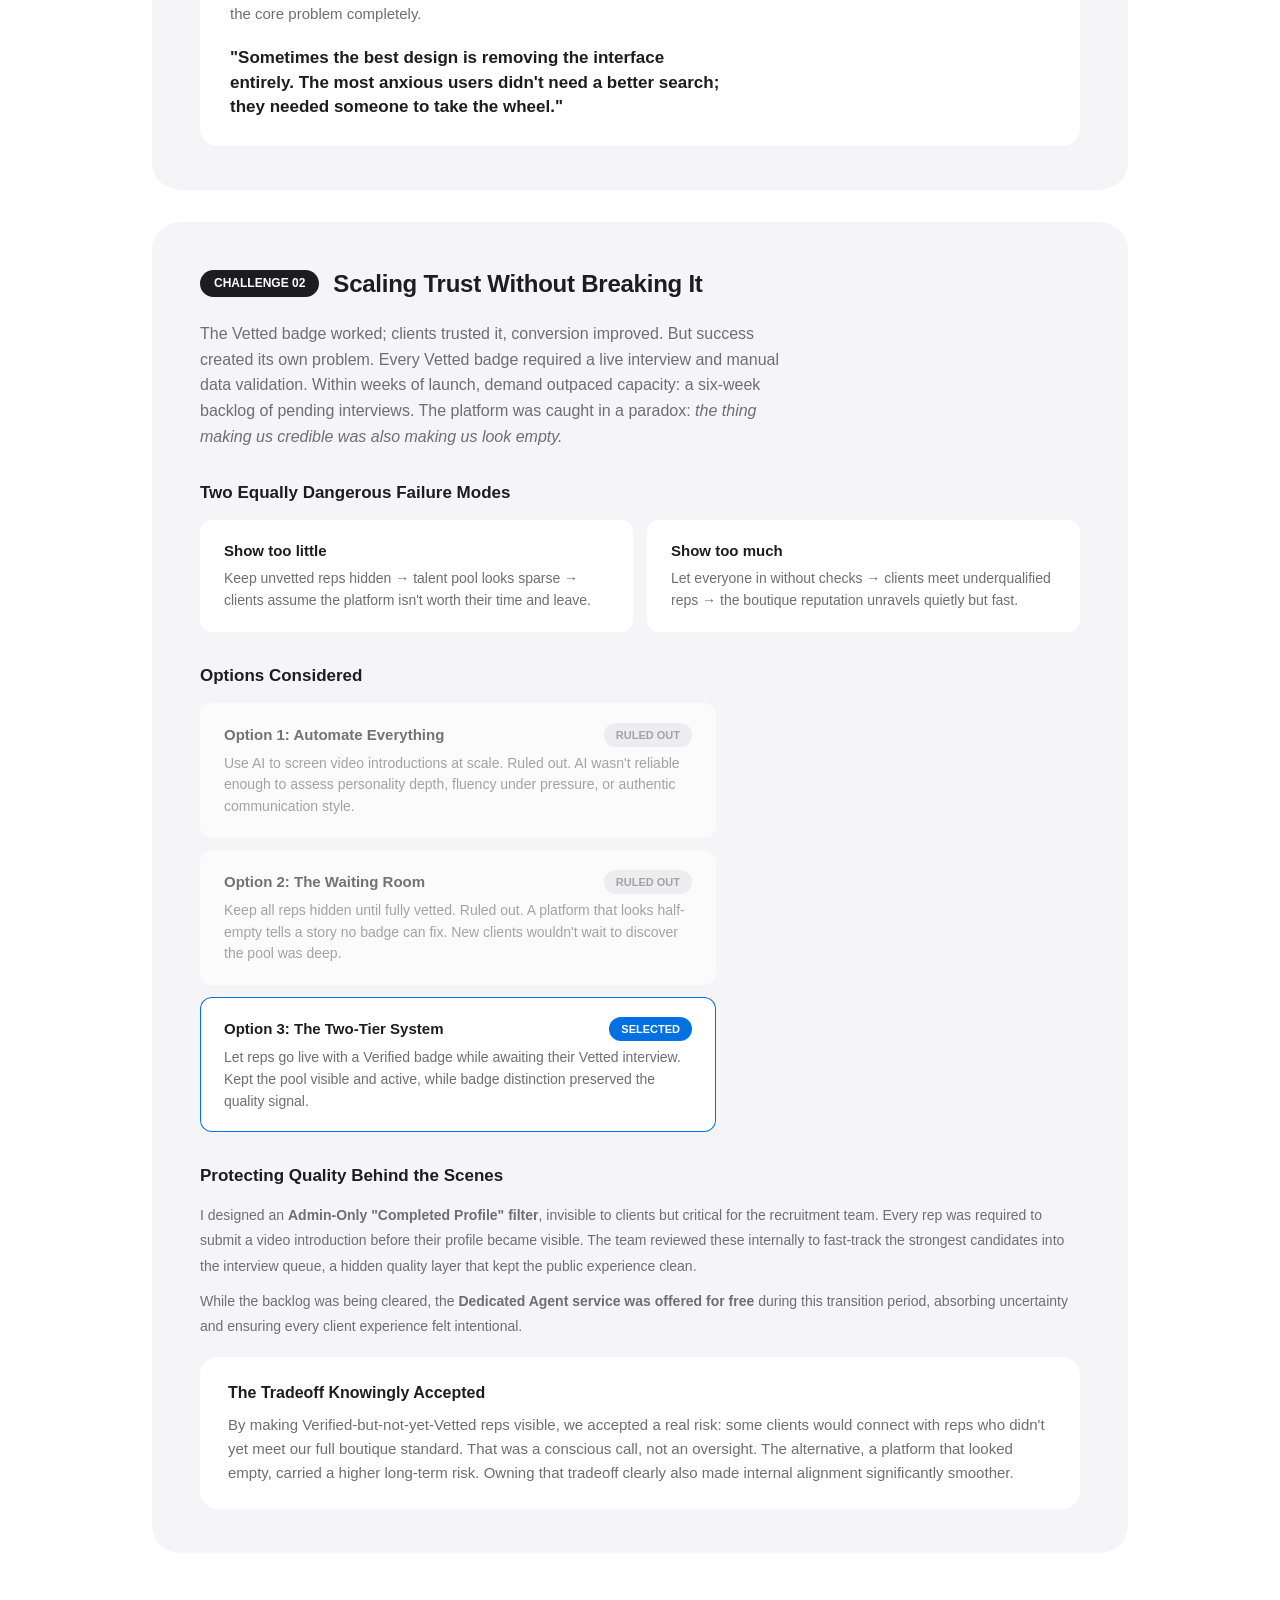
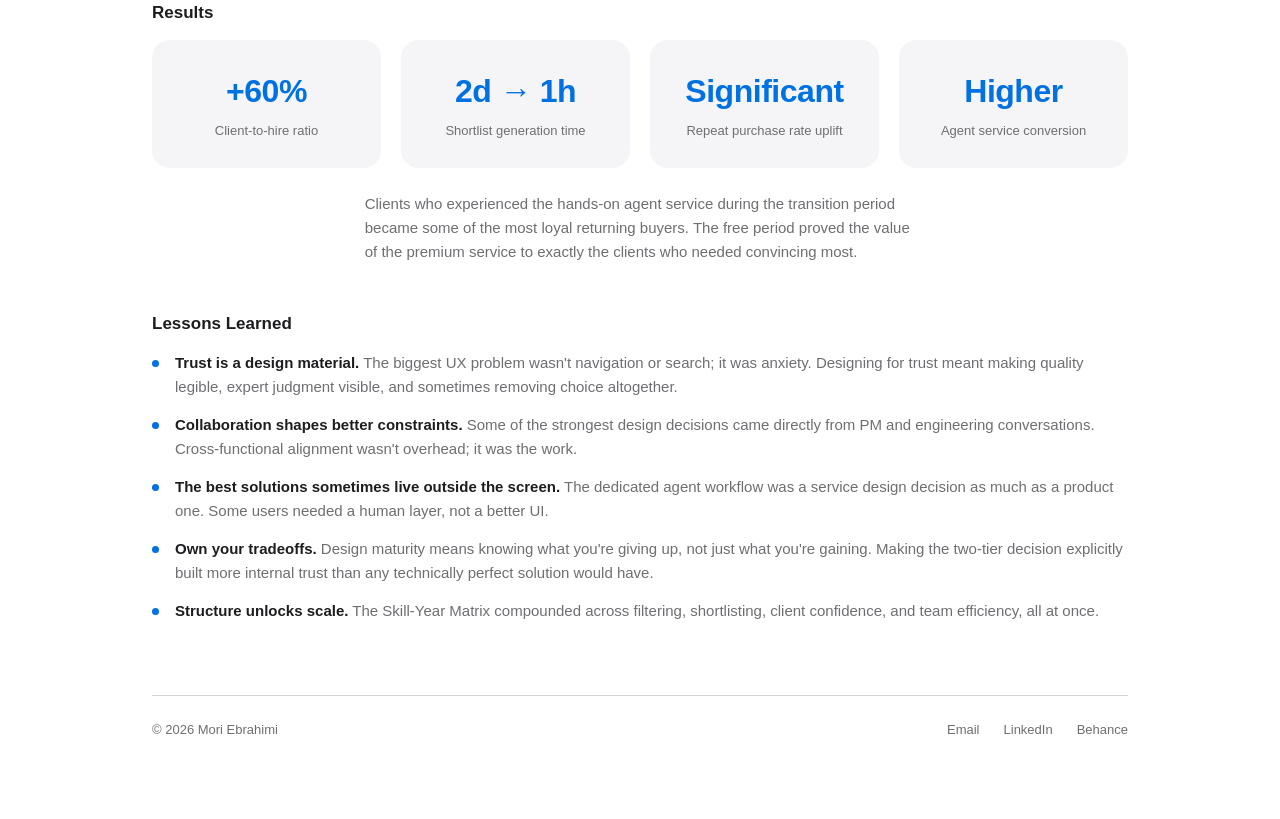
<file: casestudy/pons/index.html>
<!DOCTYPE html>
<html lang="en">
<head>
<meta charset="UTF-8"/>
<meta name="viewport" content="width=device-width,initial-scale=1"/>
<title>PONS Case Study | Mori Ebrahimi</title>
<link rel="icon" type="image/png" href="../../favicon.png"/>
<link rel="stylesheet" href="../../style.css?v=20260909h"/>
</head>
<body>
<div class="page">

  <nav>
    <div class="nav-pill">
      <a class="nav-avatar" href="/" aria-label="Home"><img src="/home-avatar.png" alt=""/></a>
      <div class="nav-full">
        <a href="/experience">Experience</a>
        <a href="/aboutme">About me</a>
      </div>
      <a class="nav-compact" href="mailto:hello@mortzart.com" tabindex="-1" aria-hidden="true">
        <span class="nav-compact-label">Let's talk</span><span class="nav-status-dot"></span>
      </a>
    </div>
  <a class="nav-talk" href="mailto:hello@mortzart.com"><svg class="nav-talk-icon" width="18" height="18" viewBox="0 0 24 24" fill="none" stroke="currentColor" stroke-width="2" stroke-linecap="round" stroke-linejoin="round" aria-hidden="true"><rect x="3" y="5" width="18" height="14" rx="2"/><path d="m3 7 9 6 9-6"/></svg><span class="nav-talk-label">Let's talk</span></a>
  </nav>


  <div class="cs-hero-section">
    <h1 class="cs-title">Turning Overwhelm into Trust</h1>
    <div class="cs-sub">How we transformed a 3,000-profile talent pool into a boutique hiring experience and scaled trust without breaking it.</div>
    <div class="cs-tags">
      <span class="cs-tag">Marketplace UX</span>
      <span class="cs-tag">Information Architecture</span>
      <span class="cs-tag">Service Design</span>
    </div>
  </div>

  <div class="cs-hero-img">
    <img src="images/Pons-2.jpg" alt="PONS talent marketplace"/>
  </div>

  <div class="cs-strip">
    <div class="cs-strip-cell"><div class="cs-strip-label">Role</div><div class="cs-strip-val">Product Designer</div></div>
    <div class="cs-strip-cell"><div class="cs-strip-label">Platform</div><div class="cs-strip-val">PONS Talent Marketplace</div></div>
    <div class="cs-strip-cell"><div class="cs-strip-label">Collaborators</div><div class="cs-strip-val">PM & Engineering</div></div>
  </div>

  <div class="cs-quote"><p>"They didn't want more options. They wanted someone to tell them: this one. She's the right fit."</p></div>

  <p class="cs-intro">Business owners coming to PONS weren't lazy or indecisive; they were scared. Scared of wasting money on the wrong hire. Scared of onboarding someone remotely who wouldn't deliver. When they landed on a platform with 3,000+ profiles and no clear signal of who to trust, that fear didn't go away; it got louder. The symptom was low conversion. The real problem was a lack of trust, and an experience that accidentally made things worse by throwing too many choices at people who were already anxious about choosing.</p>

  <!-- CHALLENGE 01 -->
  <div class="cs-ch fade-in">
    <div class="cs-ch-head">
      <span class="cs-ch-badge c1">CHALLENGE 01</span>
      <span class="cs-ch-title">From Search Engine to Curated Marketplace</span>
    </div>
    <p class="cs-ch-intro">PONS had supply. PONS had demand. But the bridge between them was broken. Clients were arriving, browsing briefly, and leaving without hiring. The team spent two full days manually assembling shortlists that still felt untrustworthy, with no visible quality signal on any profile.</p>

    <div class="cs-find-label">Research & Discovery</div>
    <div class="cs-research-row">
    <div class="cs-research-img"><img src="images/discovery.png?v=3" alt="" loading="lazy"/></div>
    <div class="cs-findings">
      <div class="cs-find"><span class="cs-find-num">Finding 01</span><p><strong>Choice overload was the #1 drop-off driver.</strong> Clients who browsed more than 20 profiles almost never converted. The more they saw, the less they trusted any single option.</p></div>
      <div class="cs-find"><span class="cs-find-num">Finding 02</span><p><strong>Verified meant nothing without context.</strong> A basic ID check wasn't reassuring; it just confirmed the person existed. Clients wanted to know: can this person do the job, and has someone I trust already confirmed that?</p></div>
      <div class="cs-find"><span class="cs-find-num">Finding 03</span><p><strong>The team's expert filtering was invisible.</strong> Hours of manual shortlisting were happening behind the scenes, but clients had no idea; they assumed they were looking at a raw, unfiltered list.</p></div>
      <div class="cs-find"><span class="cs-find-num">Finding 04</span><p><strong>SDR roles carried the highest anxiety.</strong> Sales hires are performance-sensitive. A bad SDR doesn't just cost money; they damage pipeline momentum. This segment needed the most reassurance before committing.</p></div>
    </div>
    </div>

    <div class="cs-find-label">Design Decisions</div>
    <div class="cs-decs">
      <div class="cs-dec">
        <div class="cs-dec-title">01 · The Skill-Year Matrix: Precision Over Labels</div>
        <p>The existing tagging system used broad labels like "Sales Representative." These told clients almost nothing about fit. In collaboration with the PM and engineers, I redesigned profile architecture around specific competencies and years of hands-on experience:</p>
        <div class="cs-code">Cold Calling → 4 years<br>CRM Management (HubSpot) → 2 years<br>Inbound Lead Qualification → 3 years</div>
        <p>For clients: fast scannable signal of depth. For engineering: structured data that made precise automated shortlisting possible for the first time. A progressive disclosure pattern kept rep completion rates high without adding friction.</p>
      </div>
      <div class="cs-dec">
        <div class="cs-dec-title">02 · The Badge System: Trust You Can See</div>
        <p style="margin-bottom:10px">A two-tier trust system that made quality visible at every touchpoint, shaped by PM conversations and engineering input on what verification workflows were realistically buildable.</p>
        <div class="cs-badge-row">
          <div class="cs-badge-box"><div class="cs-badge-name"><svg class="cs-badge-ico" viewBox="0 0 24 24" fill="none" stroke="currentColor" stroke-width="2.4" stroke-linecap="round" stroke-linejoin="round" aria-hidden="true"><path d="M5 12.5l4.5 4.5L19 7.5"/></svg>Verified Badge</div><div class="cs-badge-desc">Identity confirmed, profile complete, background check passed.</div></div>
          <div class="cs-badge-box highlight"><div class="cs-badge-name lime"><svg class="cs-badge-ico" viewBox="0 0 24 24" fill="currentColor" aria-hidden="true"><path d="M21.56 10.7401L20.2 9.16006C19.94 8.86006 19.73 8.30006 19.73 7.90006V6.20006C19.73 5.14006 18.86 4.27006 17.8 4.27006H16.1C15.71 4.27006 15.14 4.06006 14.84 3.80006L13.26 2.44006C12.57 1.85006 11.44 1.85006 10.74 2.44006L9.17 3.81006C8.87 4.06006 8.3 4.27006 7.91 4.27006H6.18C5.12 4.27006 4.25 5.14006 4.25 6.20006V7.91006C4.25 8.30006 4.04 8.86006 3.79 9.16006L2.44 10.7501C1.86 11.4401 1.86 12.5601 2.44 13.2501L3.79 14.8401C4.04 15.1401 4.25 15.7001 4.25 16.0901V17.8001C4.25 18.8601 5.12 19.7301 6.18 19.7301H7.91C8.3 19.7301 8.87 19.9401 9.17 20.2001L10.75 21.5601C11.44 22.1501 12.57 22.1501 13.27 21.5601L14.85 20.2001C15.15 19.9401 15.71 19.7301 16.11 19.7301H17.81C18.87 19.7301 19.74 18.8601 19.74 17.8001V16.1001C19.74 15.7101 19.95 15.1401 20.21 14.8401L21.57 13.2601C22.15 12.5701 22.15 11.4301 21.56 10.7401ZM16.16 10.1101L11.33 14.9401C11.19 15.0801 11 15.1601 10.8 15.1601C10.6 15.1601 10.41 15.0801 10.27 14.9401L7.85 12.5201C7.56 12.2301 7.56 11.7501 7.85 11.4601C8.14 11.1701 8.62 11.1701 8.91 11.4601L10.8 13.3501L15.1 9.05006C15.39 8.76006 15.87 8.76006 16.16 9.05006C16.45 9.34006 16.45 9.82006 16.16 10.1101Z"/></svg>Vetted Badge</div><div class="cs-badge-desc">Personally interviewed by PONS, performance claims validated, communication style assessed.</div></div>
        </div>
        <p style="margin-top:10px">The design principle was <em>earned visibility</em>. Vetted profiles surfaced higher in shortlists, carried a distinct visual treatment, and were the only ones eligible for the premium agent workflow. For clients, the Vetted badge acted as a proxy for a trusted referral.</p>
      </div>
      <div class="cs-dec">
        <div class="cs-dec-title">03 · The Dedicated Agent Workflow: Removing the Decision Entirely</div>
        <p style="margin-bottom:8px">For clients who needed the highest support, including first-time remote hirers or founders stretched too thin, instead of browsing profiles, the client submits a structured brief: role type, required tools, team pace, culture notes. A PONS agent then returns exactly five Vetted candidates, each with a personal match rationale.</p>
        <p>Engineers initially pushed back on scope. Working with the PM, we prioritized a lightweight first version: a simple brief form feeding into the existing agent workflow, with a richer dashboard scoped to a later sprint. It shipped faster and still solved the core problem completely.</p>
        <div class="cs-aside-quote"><p>"Sometimes the best design is removing the interface entirely. The most anxious users didn't need a better search; they needed someone to take the wheel."</p></div>
      </div>
    </div>
  </div>

  <!-- CHALLENGE 02 -->
  <div class="cs-ch fade-in">
    <div class="cs-ch-head">
      <span class="cs-ch-badge c2">CHALLENGE 02</span>
      <span class="cs-ch-title">Scaling Trust Without Breaking It</span>
    </div>
    <p class="cs-ch-intro">The Vetted badge worked; clients trusted it, conversion improved. But success created its own problem. Every Vetted badge required a live interview and manual data validation. Within weeks of launch, demand outpaced capacity: a six-week backlog of pending interviews. The platform was caught in a paradox: <em>the thing making us credible was also making us look empty.</em></p>

    <div class="cs-find-label">Two Equally Dangerous Failure Modes</div>
    <div class="cs-fail-modes">
      <div class="cs-fail"><h5>Show too little</h5><p>Keep unvetted reps hidden → talent pool looks sparse → clients assume the platform isn't worth their time and leave.</p></div>
      <div class="cs-fail"><h5>Show too much</h5><p>Let everyone in without checks → clients meet underqualified reps → the boutique reputation unravels quietly but fast.</p></div>
    </div>

    <div class="cs-find-label">Options Considered</div>
    <div class="cs-options-row">
    <div class="cs-options">
      <div class="cs-opt out"><div class="cs-opt-head"><h5>Option 1: Automate Everything</h5><span class="cs-opt-badge out">RULED OUT</span></div><p>Use AI to screen video introductions at scale. Ruled out. AI wasn't reliable enough to assess personality depth, fluency under pressure, or authentic communication style.</p></div>
      <div class="cs-opt out"><div class="cs-opt-head"><h5>Option 2: The Waiting Room</h5><span class="cs-opt-badge out">RULED OUT</span></div><p>Keep all reps hidden until fully vetted. Ruled out. A platform that looks half-empty tells a story no badge can fix. New clients wouldn't wait to discover the pool was deep.</p></div>
      <div class="cs-opt selected"><div class="cs-opt-head"><h5>Option 3: The Two-Tier System</h5><span class="cs-opt-badge sel">SELECTED</span></div><p>Let reps go live with a Verified badge while awaiting their Vetted interview. Kept the pool visible and active, while badge distinction preserved the quality signal.</p></div>
    </div>
    <div class="cs-video">
      <video src="images/shortlist-clay-xs.mp4" autoplay muted loop playsinline preload="metadata" aria-label="The Shortlist: from 3,000 profiles to the right fit"></video>
    </div>
    </div>

    <div class="cs-find-label">Protecting Quality Behind the Scenes</div>
    <p style="font-size:14px;color:var(--muted);line-height:1.8;margin-bottom:10px">I designed an <strong>Admin-Only "Completed Profile" filter</strong>, invisible to clients but critical for the recruitment team. Every rep was required to submit a video introduction before their profile became visible. The team reviewed these internally to fast-track the strongest candidates into the interview queue, a hidden quality layer that kept the public experience clean.</p>
    <p style="font-size:14px;color:var(--muted);line-height:1.8;margin-bottom:16px">While the backlog was being cleared, the <strong>Dedicated Agent service was offered for free</strong> during this transition period, absorbing uncertainty and ensuring every client experience felt intentional.</p>

    <div class="cs-tradeoff">
      <h5>The Tradeoff Knowingly Accepted</h5>
      <p>By making Verified-but-not-yet-Vetted reps visible, we accepted a real risk: some clients would connect with reps who didn't yet meet our full boutique standard. That was a conscious call, not an oversight. The alternative, a platform that looked empty, carried a higher long-term risk. Owning that tradeoff clearly also made internal alignment significantly smoother.</p>
    </div>
  </div>

  <!-- Results -->
  <div class="cs-find-label" style="margin-top:48px">Results</div>
  <div class="cs-results fade-in">
    <div class="cs-result"><div class="cs-result-val">+60%</div><div class="cs-result-lbl">Client-to-hire ratio</div></div>
    <div class="cs-result"><div class="cs-result-val">2d → 1h</div><div class="cs-result-lbl">Shortlist generation time</div></div>
    <div class="cs-result"><div class="cs-result-val">Significant</div><div class="cs-result-lbl">Repeat purchase rate uplift</div></div>
    <div class="cs-result"><div class="cs-result-val">Higher</div><div class="cs-result-lbl">Agent service conversion</div></div>
  </div>
  <p class="cs-results-note">Clients who experienced the hands-on agent service during the transition period became some of the most loyal returning buyers. The free period proved the value of the premium service to exactly the clients who needed convincing most.</p>

  <!-- Lessons -->
  <div class="cs-find-label">Lessons Learned</div>
  <div class="cs-lessons fade-in">
    <div class="cs-lesson"><span class="cs-lesson-dot"></span><p><strong>Trust is a design material.</strong> The biggest UX problem wasn't navigation or search; it was anxiety. Designing for trust meant making quality legible, expert judgment visible, and sometimes removing choice altogether.</p></div>
    <div class="cs-lesson"><span class="cs-lesson-dot"></span><p><strong>Collaboration shapes better constraints.</strong> Some of the strongest design decisions came directly from PM and engineering conversations. Cross-functional alignment wasn't overhead; it was the work.</p></div>
    <div class="cs-lesson"><span class="cs-lesson-dot"></span><p><strong>The best solutions sometimes live outside the screen.</strong> The dedicated agent workflow was a service design decision as much as a product one. Some users needed a human layer, not a better UI.</p></div>
    <div class="cs-lesson"><span class="cs-lesson-dot"></span><p><strong>Own your tradeoffs.</strong> Design maturity means knowing what you're giving up, not just what you're gaining. Making the two-tier decision explicitly built more internal trust than any technically perfect solution would have.</p></div>
    <div class="cs-lesson"><span class="cs-lesson-dot"></span><p><strong>Structure unlocks scale.</strong> The Skill-Year Matrix compounded across filtering, shortlisting, client confidence, and team efficiency, all at once.</p></div>
  </div>

  <footer>
    <span>© 2026 Mori Ebrahimi</span>
    <div class="footer-links">
      <a href="mailto:hello@mortzart.com">Email</a>
      <a href="https://linkedin.com/in/emorteza" target="_blank">LinkedIn</a>
      <a href="https://www.behance.net/emorteza" target="_blank">Behance</a>
    </div>
  </footer>

</div>
<script src="../../main.js?v=20260909a"></script>
</body>
</html>
</file>
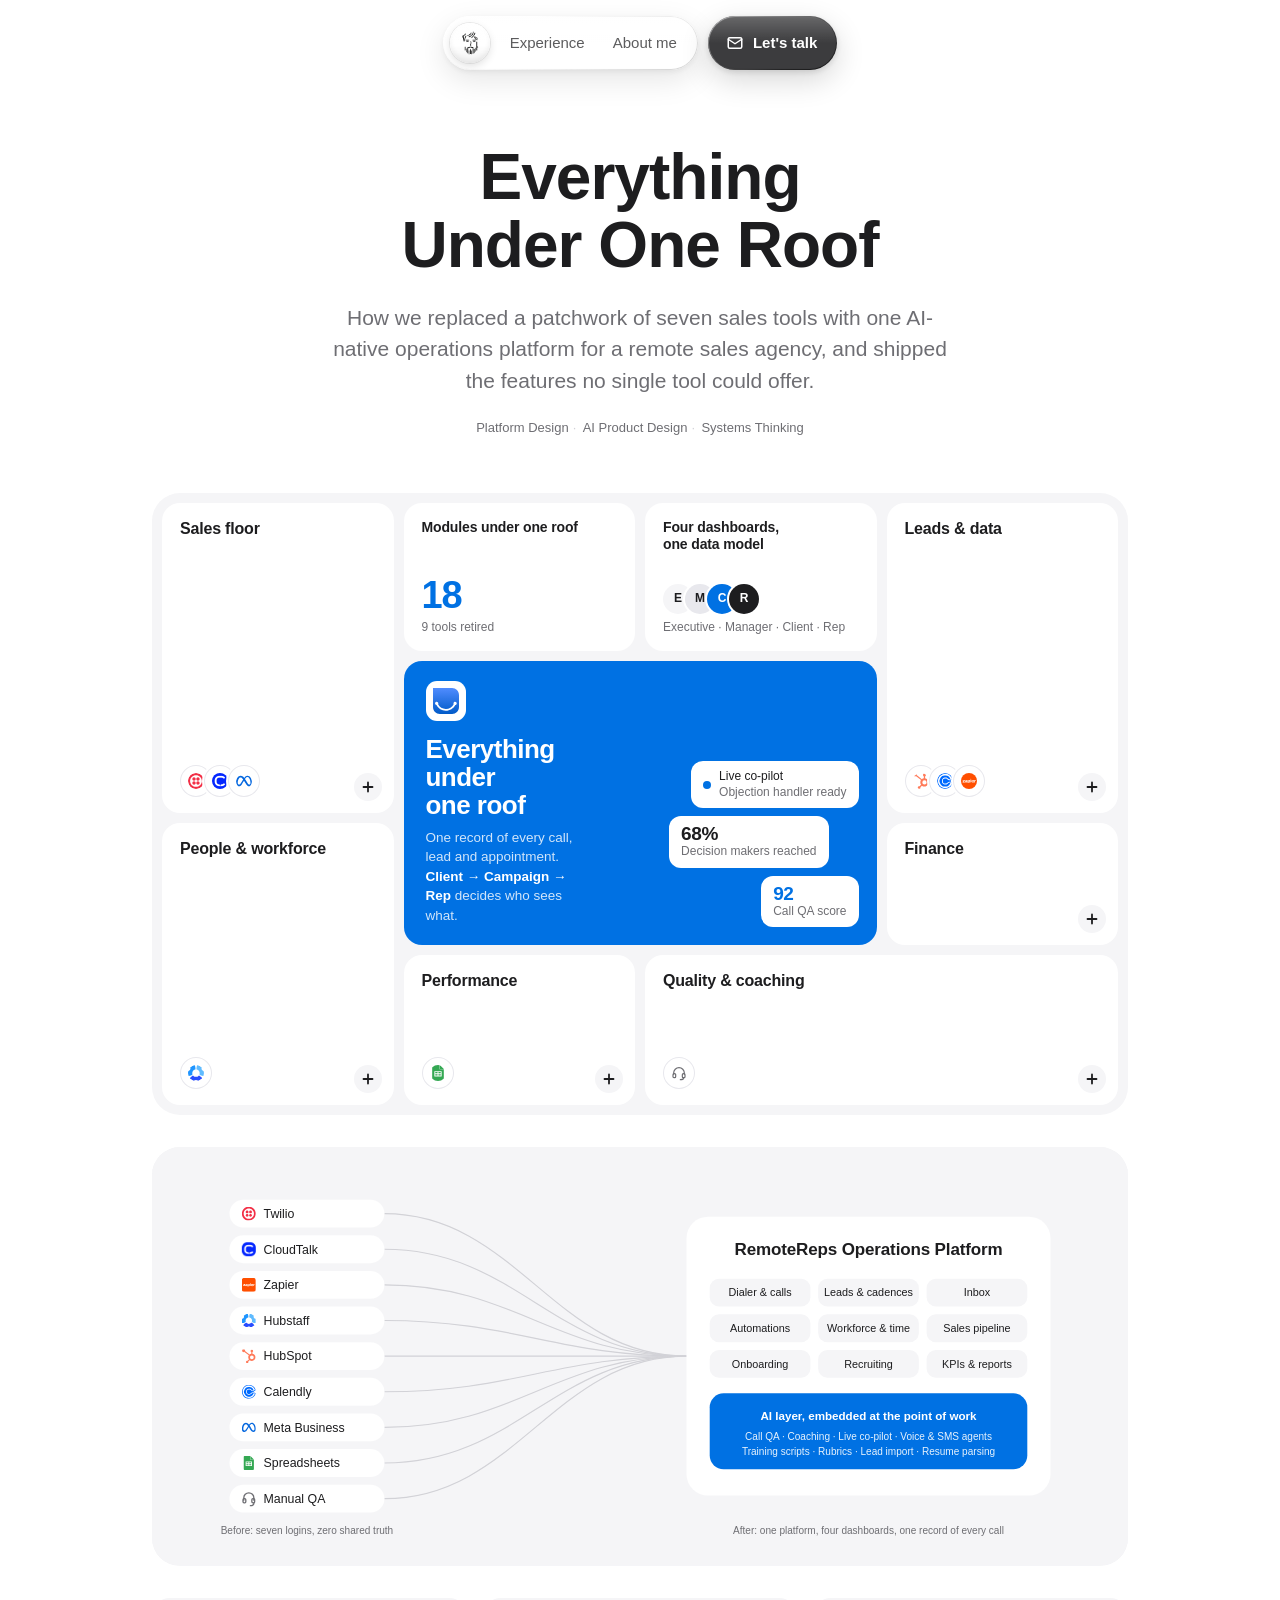
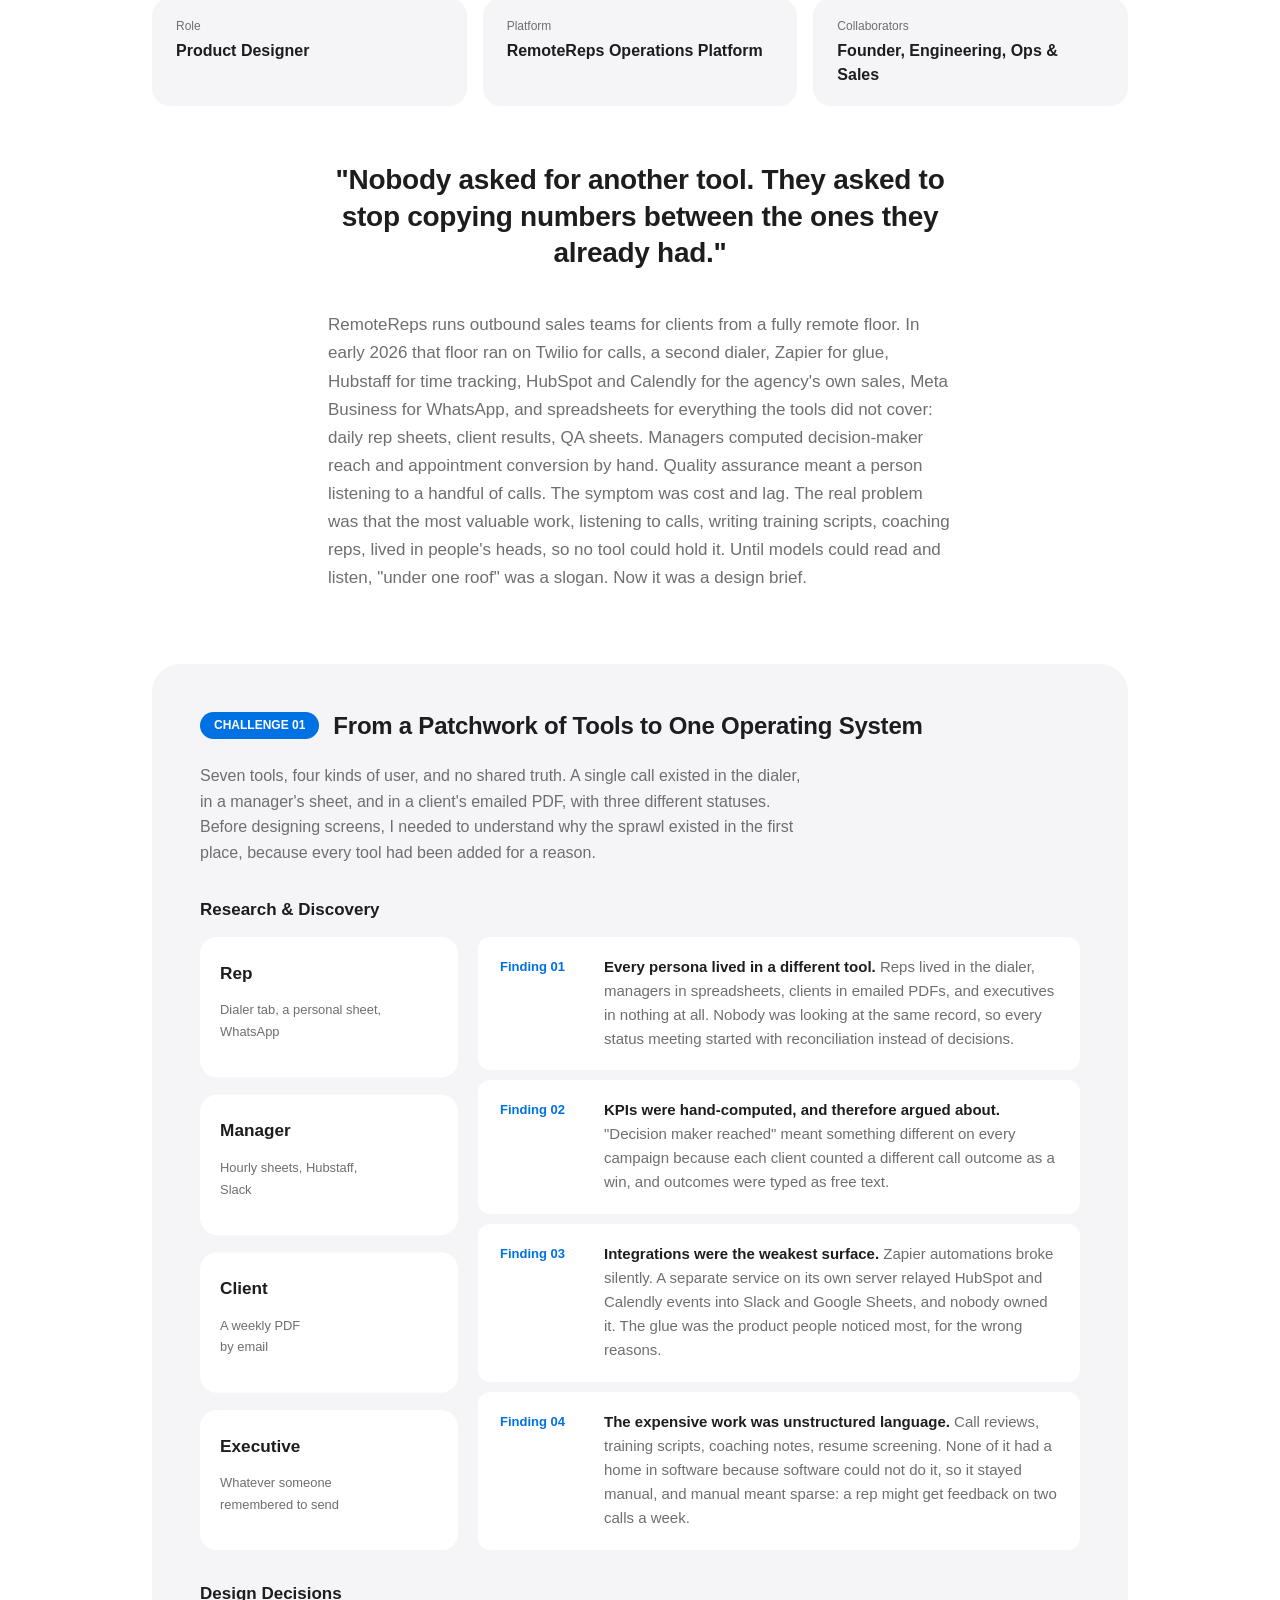
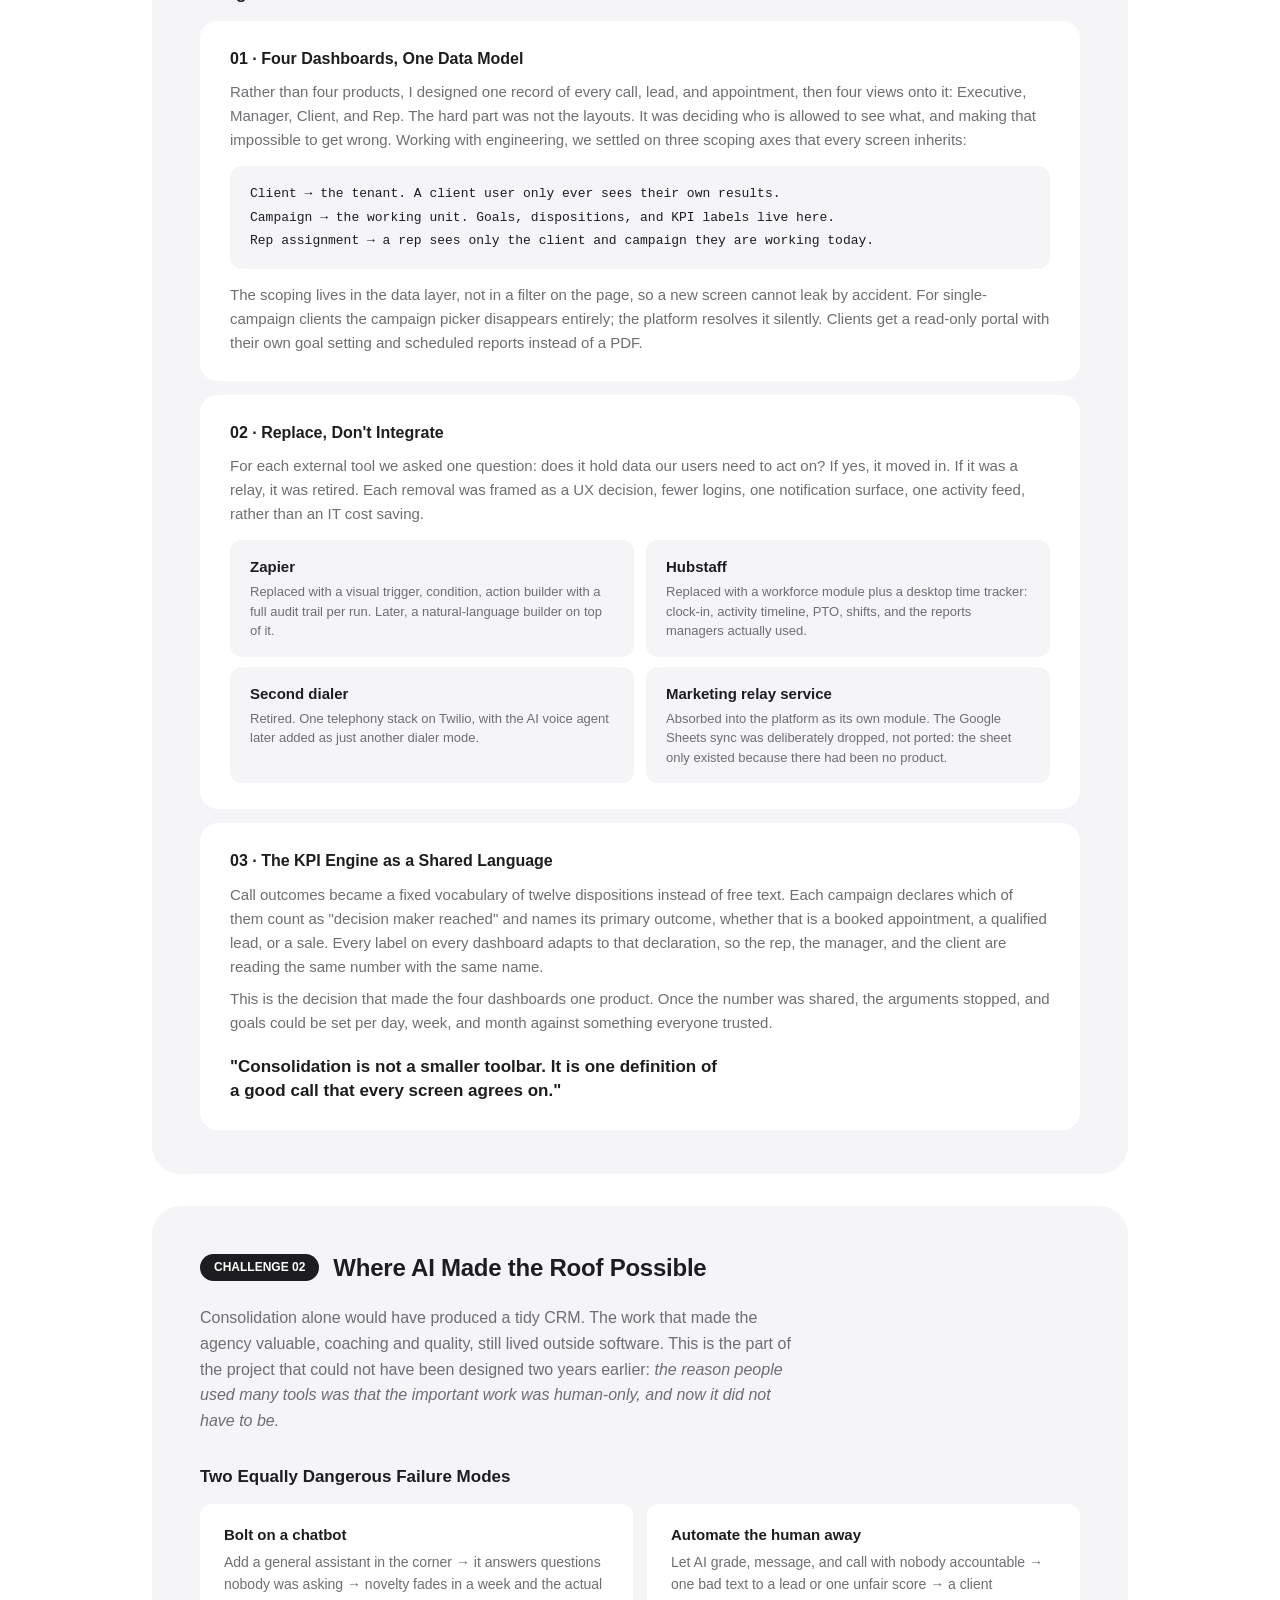
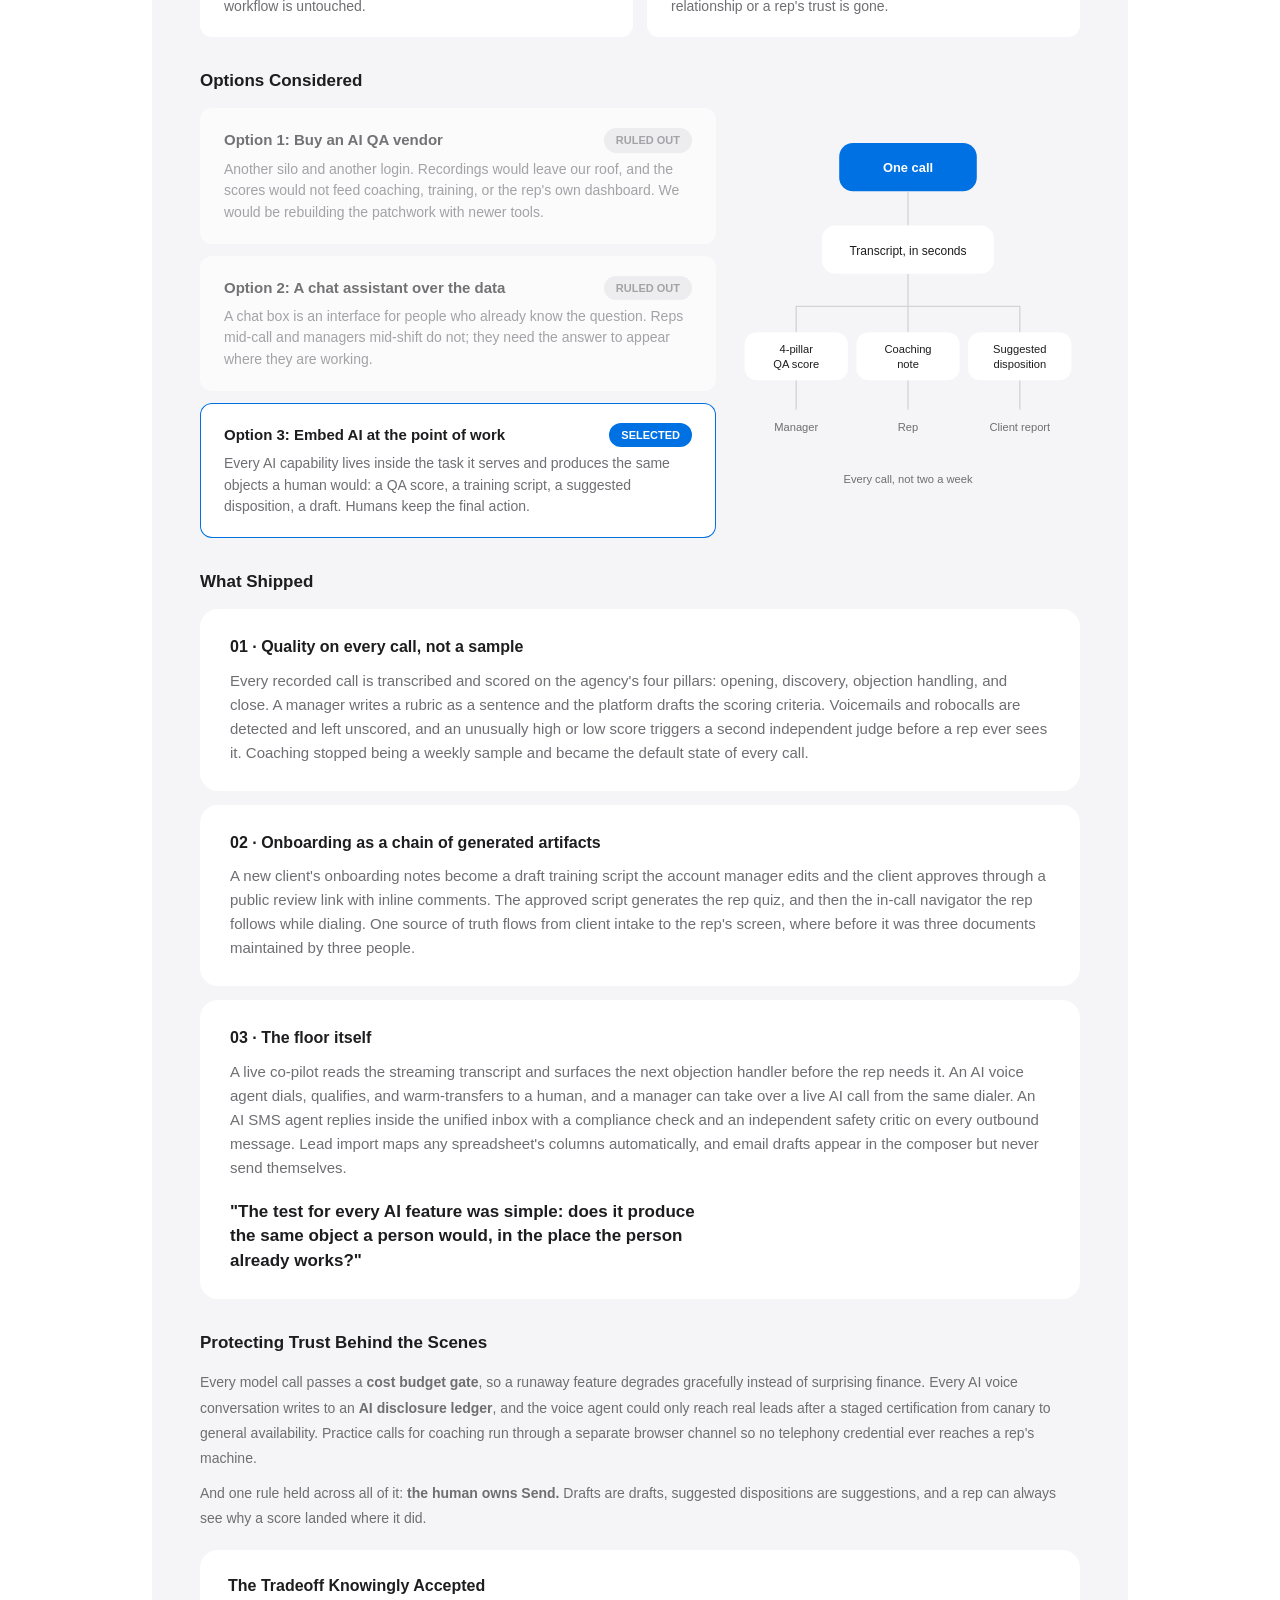
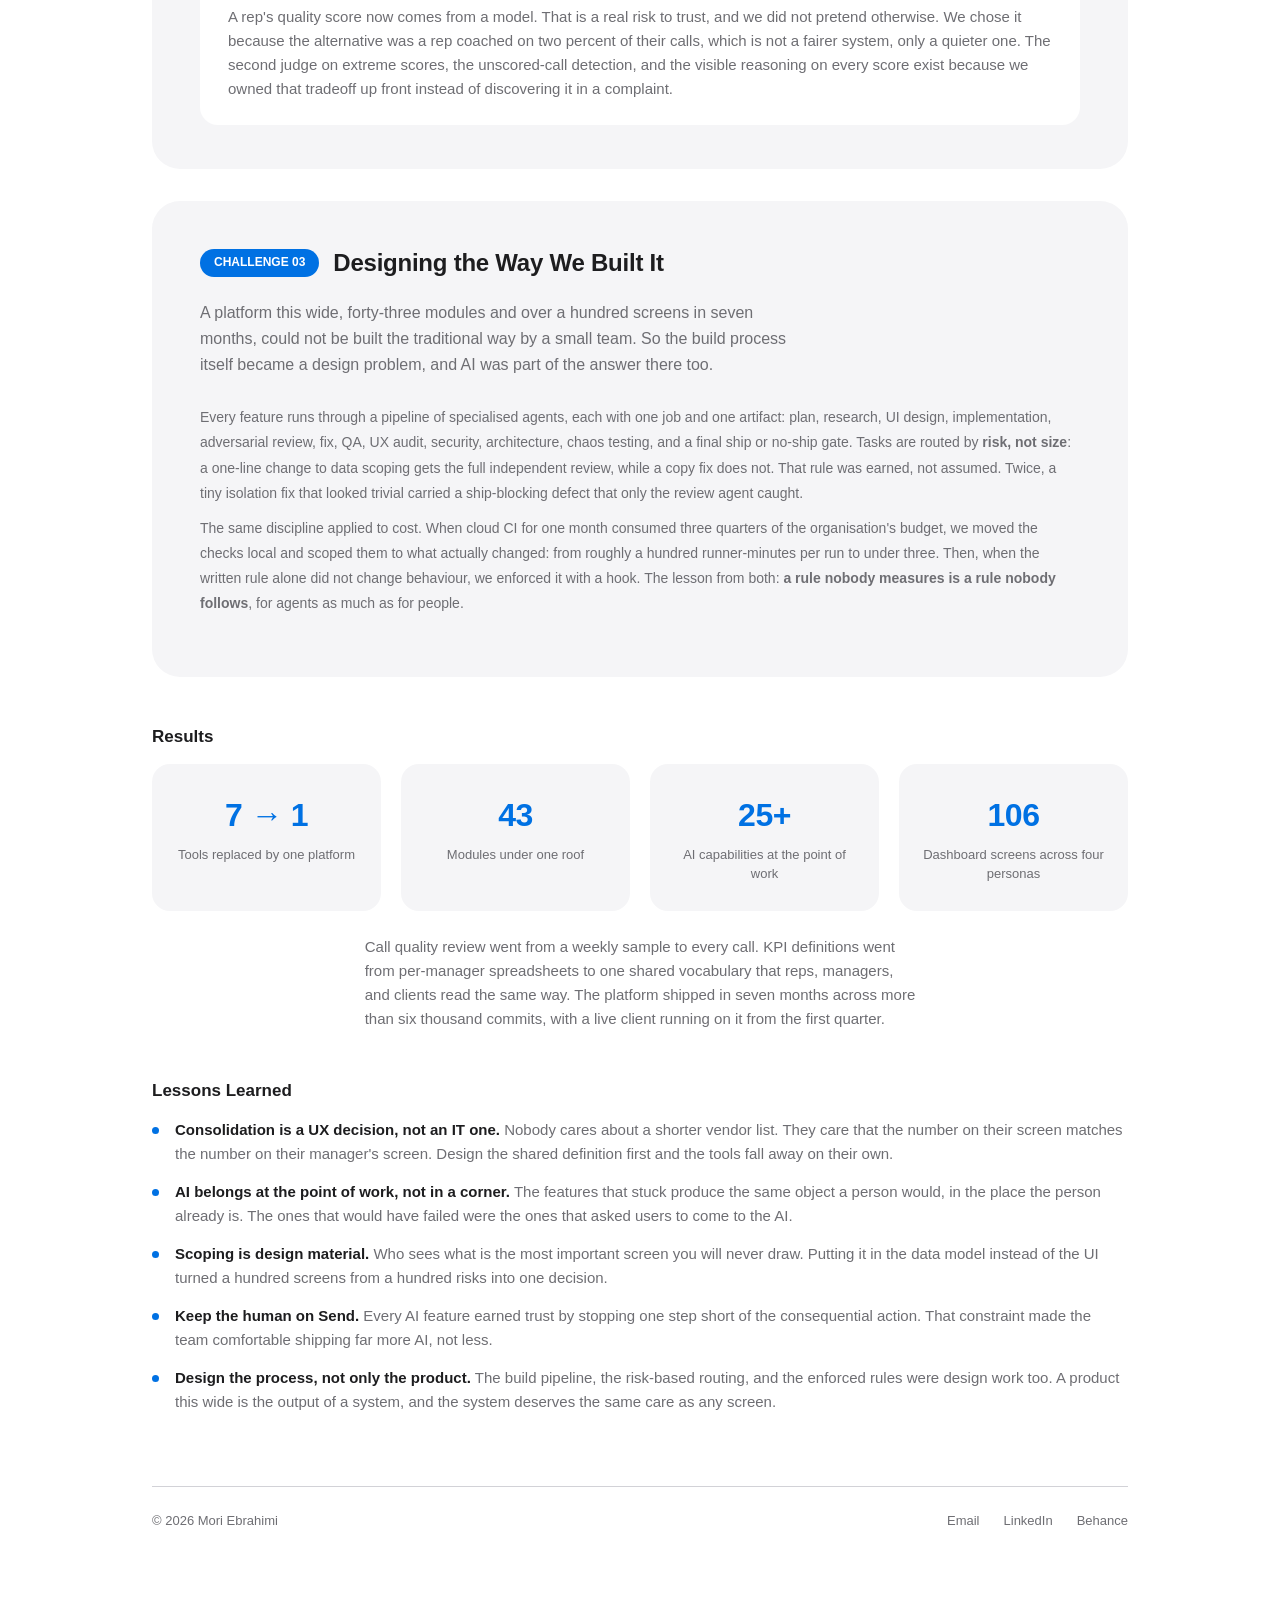
<file: casestudy/remotereps/index.html>
<!DOCTYPE html>
<html lang="en">
<head>
<meta charset="UTF-8"/>
<meta name="viewport" content="width=device-width,initial-scale=1"/>
<title>RemoteReps Case Study | Mori Ebrahimi</title>
<link rel="icon" type="image/png" href="../../favicon.png"/>
<link rel="stylesheet" href="../../style.css?v=20260909h"/>
<link rel="stylesheet" href="rr-map.css?v=20260910h"/>
</head>
<body>
<div class="page">

  <nav>
    <div class="nav-pill">
      <a class="nav-avatar" href="/" aria-label="Home"><img src="/home-avatar.png" alt=""/></a>
      <div class="nav-full">
        <a href="/experience">Experience</a>
        <a href="/aboutme">About me</a>
      </div>
      <a class="nav-compact" href="mailto:hello@mortzart.com" tabindex="-1" aria-hidden="true">
        <span class="nav-compact-label">Let's talk</span><span class="nav-status-dot"></span>
      </a>
    </div>
  <a class="nav-talk" href="mailto:hello@mortzart.com"><svg class="nav-talk-icon" width="18" height="18" viewBox="0 0 24 24" fill="none" stroke="currentColor" stroke-width="2" stroke-linecap="round" stroke-linejoin="round" aria-hidden="true"><rect x="3" y="5" width="18" height="14" rx="2"/><path d="m3 7 9 6 9-6"/></svg><span class="nav-talk-label">Let's talk</span></a>
  </nav>


  <div class="cs-hero-section">
    <h1 class="cs-title">Everything Under One Roof</h1>
    <div class="cs-sub">How we replaced a patchwork of seven sales tools with one AI-native operations platform for a remote sales agency, and shipped the features no single tool could offer.</div>
    <div class="cs-tags">
      <span class="cs-tag">Platform Design</span>
      <span class="cs-tag">AI Product Design</span>
      <span class="cs-tag">Systems Thinking</span>
    </div>
  </div>

  <!-- Hero, first frame: mosaic bento. Blue hero tile for the platform, six group flip cards (plus button turns them over to their module list), two stat tiles. Generated by gen_rr_map.py. -->
  <div class="cs-hero-img rr-map">
    <div class="rr-grid">
      <div class="rr-tile rr-area-a">
        <div class="rr-card">
          <div class="rr-face rr-front"><div class="rr-tile-title">Sales floor</div>
            <div class="rr-avatars"><span class="rr-avatar" title="Twilio"><img src="images/logos/twilio.svg" alt="Twilio"/></span><span class="rr-avatar" title="CloudTalk"><img src="images/logos/cloudtalk.png" alt="CloudTalk"/></span><span class="rr-avatar" title="Meta Business"><img src="images/logos/meta.svg" alt="Meta Business"/></span></div>
          </div>
          <div class="rr-face rr-back" aria-hidden="true"><div class="rr-back-title">Sales floor</div><ul class="rr-mods">
            <li><span class="rr-mod">Dialer</span></li>
            <li><span class="rr-mod">AI SDR</span></li>
            <li><span class="rr-mod">Sales pipeline</span></li>
            <li><span class="rr-mod">Outreach</span><span class="rr-sub">WhatsApp · Email · SMS, by humans and AI</span></li>
          </ul>
          <div class="rr-replaced-text">Replaced <b>Twilio, CloudTalk and Meta Business</b></div>
          </div>
        </div>
        <button class="rr-flip" type="button" aria-expanded="false" aria-label="Show Sales floor details"><svg viewBox="0 0 12 12" fill="none" stroke="currentColor" stroke-width="1.8" stroke-linecap="round" aria-hidden="true"><path d="M6 1.5v9M1.5 6h9"/></svg></button>
      </div>
      <div class="rr-stat rr-area-c">
        <div class="rr-stat-title">Modules under one roof</div>
        <div class="rr-stat-num">18</div>
        <div class="rr-stat-label">9 tools retired</div>
      </div>
      <div class="rr-stat rr-area-d">
        <div class="rr-stat-title">Four dashboards, one data model</div>
        <div class="rr-personas" aria-hidden="true"><span class="rr-persona">E</span><span class="rr-persona">M</span><span class="rr-persona">C</span><span class="rr-persona">R</span></div>
        <div class="rr-stat-label">Executive · Manager · Client · Rep</div>
      </div>
      <div class="rr-hero">
        <div class="rr-hero-mark"><img src="images/logos/remotereps.svg" alt="RemoteReps"/></div>
        <div class="rr-hero-title">Everything under one roof</div>
        <div class="rr-hero-sub">One record of every call, lead and appointment. <b>Client → Campaign → Rep</b> decides who sees what.</div>
        <div class="rr-widgets" aria-hidden="true">
          <div class="rr-widget"><span class="rr-widget-dot"></span><div>Live co-pilot<br><span>Objection handler ready</span></div></div>
          <div class="rr-widget"><div><b>68%</b><span>Decision makers reached</span></div></div>
          <div class="rr-widget rr-widget--score"><div><b>92</b><span>Call QA score</span></div></div>
        </div>
      </div>
      <div class="rr-tile rr-area-e">
        <div class="rr-card">
          <div class="rr-face rr-front"><div class="rr-tile-title">Leads &amp; data</div>
            <div class="rr-avatars"><span class="rr-avatar" title="HubSpot"><img src="images/logos/hubspot.svg" alt="HubSpot"/></span><span class="rr-avatar" title="Calendly"><img src="images/logos/calendly.svg" alt="Calendly"/></span><span class="rr-avatar" title="Zapier"><img src="images/logos/zapier.svg" alt="Zapier"/></span></div>
          </div>
          <div class="rr-face rr-back" aria-hidden="true"><div class="rr-back-title">Leads &amp; data</div><ul class="rr-mods">
            <li><span class="rr-mod">Lead generation</span></li>
            <li><span class="rr-mod">Lead management</span></li>
            <li><span class="rr-mod">Data collection</span></li>
          </ul>
          <div class="rr-replaced-text">Replaced <b>HubSpot, Calendly and Zapier</b></div>
          </div>
        </div>
        <button class="rr-flip" type="button" aria-expanded="false" aria-label="Show Leads &amp; data details"><svg viewBox="0 0 12 12" fill="none" stroke="currentColor" stroke-width="1.8" stroke-linecap="round" aria-hidden="true"><path d="M6 1.5v9M1.5 6h9"/></svg></button>
      </div>
      <div class="rr-tile rr-area-b">
        <div class="rr-card">
          <div class="rr-face rr-front"><div class="rr-tile-title">People &amp; workforce</div>
            <div class="rr-avatars"><span class="rr-avatar" title="Hubstaff"><img src="images/logos/hubstaff.svg" alt="Hubstaff"/></span></div>
          </div>
          <div class="rr-face rr-back" aria-hidden="true"><div class="rr-back-title">People &amp; workforce</div><ul class="rr-mods">
            <li><span class="rr-mod">Recruitment</span><span class="rr-sub">Sourcing · Interview · Presenting · Hiring</span></li>
            <li><span class="rr-mod">Time tracker</span><span class="rr-sub">Activity · PTO · Overtime</span></li>
            <li><span class="rr-mod">Live floor monitoring</span></li>
            <li><span class="rr-mod">Team &amp; user management</span></li>
          </ul>
          <div class="rr-replaced-text">Replaced <b>Hubstaff</b></div>
          </div>
        </div>
        <button class="rr-flip" type="button" aria-expanded="false" aria-label="Show People &amp; workforce details"><svg viewBox="0 0 12 12" fill="none" stroke="currentColor" stroke-width="1.8" stroke-linecap="round" aria-hidden="true"><path d="M6 1.5v9M1.5 6h9"/></svg></button>
      </div>
      <div class="rr-tile rr-area-i">
        <div class="rr-card">
          <div class="rr-face rr-front"><div class="rr-tile-title">Finance</div>
          </div>
          <div class="rr-face rr-back" aria-hidden="true"><div class="rr-back-title">Finance</div><ul class="rr-mods">
            <li><span class="rr-mod">Billing</span></li>
            <li><span class="rr-mod">Payouts</span></li>
          </ul>
          <div class="rr-replaced-text">Built new, nothing to retire</div>
          </div>
        </div>
        <button class="rr-flip" type="button" aria-expanded="false" aria-label="Show Finance details"><svg viewBox="0 0 12 12" fill="none" stroke="currentColor" stroke-width="1.8" stroke-linecap="round" aria-hidden="true"><path d="M6 1.5v9M1.5 6h9"/></svg></button>
      </div>
      <div class="rr-tile rr-area-f">
        <div class="rr-card">
          <div class="rr-face rr-front"><div class="rr-tile-title">Performance</div>
            <div class="rr-avatars"><span class="rr-avatar" title="Spreadsheets"><img src="images/logos/googlesheets.svg" alt="Spreadsheets"/></span></div>
          </div>
          <div class="rr-face rr-back" aria-hidden="true"><div class="rr-back-title">Performance</div><ul class="rr-mods">
            <li><span class="rr-mod">KPI management</span><span class="rr-sub">Campaigns · Reps</span></li>
            <li><span class="rr-mod">Management dashboards</span><span class="rr-sub">Executive · Manager · Client · Rep</span></li>
          </ul>
          <div class="rr-replaced-text">Replaced <b>Spreadsheets</b></div>
          </div>
        </div>
        <button class="rr-flip" type="button" aria-expanded="false" aria-label="Show Performance details"><svg viewBox="0 0 12 12" fill="none" stroke="currentColor" stroke-width="1.8" stroke-linecap="round" aria-hidden="true"><path d="M6 1.5v9M1.5 6h9"/></svg></button>
      </div>
      <div class="rr-tile rr-area-g">
        <div class="rr-card">
          <div class="rr-face rr-front"><div class="rr-tile-title">Quality &amp; coaching</div>
            <div class="rr-avatars"><span class="rr-avatar" title="Manual QA"><svg viewBox="0 0 24 24" fill="none" stroke="#6E6E73" stroke-width="1.8" stroke-linecap="round" stroke-linejoin="round" aria-hidden="true"><path d="M4 14v-2a8 8 0 0 1 16 0v2"/><rect x="3" y="13" width="4" height="6" rx="1.5"/><rect x="17" y="13" width="4" height="6" rx="1.5"/><path d="M19 19q0 3-5 3"/></svg></span></div>
          </div>
          <div class="rr-face rr-back" aria-hidden="true"><div class="rr-back-title">Quality &amp; coaching</div><ul class="rr-mods">
            <li><span class="rr-mod">Call QA</span></li>
            <li><span class="rr-mod">Sales QA &amp; coaching</span></li>
            <li><span class="rr-mod">Rep training</span></li>
          </ul>
          <div class="rr-replaced-text">Replaced <b>Manual QA</b></div>
          </div>
        </div>
        <button class="rr-flip" type="button" aria-expanded="false" aria-label="Show Quality &amp; coaching details"><svg viewBox="0 0 12 12" fill="none" stroke="currentColor" stroke-width="1.8" stroke-linecap="round" aria-hidden="true"><path d="M6 1.5v9M1.5 6h9"/></svg></button>
      </div>
    </div>
  </div>

  <!-- Hero, second frame: the same nine tools converging into the platform summary with its AI layer. Kept for reuse elsewhere on the page. -->
  <div class="cs-hero-img" aria-label="Nine disconnected tools converging into one platform">
    <svg viewBox="0 0 1260 540" width="100%" height="100%" role="img" aria-hidden="true" style="display:block;font-family:-apple-system,BlinkMacSystemFont,'SF Pro Text','Helvetica Neue',Helvetica,Arial,sans-serif">
      <rect width="1260" height="540" fill="#F5F5F7"/>
      <g stroke="#D2D2D7" stroke-width="1.5" fill="none">
        <path d="M300 86 C 470 86, 520 270, 690 270"/>
        <path d="M300 132 C 470 132, 520 270, 690 270"/>
        <path d="M300 178 C 470 178, 520 270, 690 270"/>
        <path d="M300 224 C 470 224, 520 270, 690 270"/>
        <path d="M300 270 C 470 270, 520 270, 690 270"/>
        <path d="M300 316 C 470 316, 520 270, 690 270"/>
        <path d="M300 362 C 470 362, 520 270, 690 270"/>
        <path d="M300 408 C 470 408, 520 270, 690 270"/>
        <path d="M300 454 C 470 454, 520 270, 690 270"/>
      </g>
      <!-- Before: each tool with its own mark -->
      <g font-size="16" fill="#1D1D1F">
        <g><rect x="100" y="68" width="200" height="36" rx="18" fill="#fff"/><image href="images/logos/twilio.svg" x="116" y="77" width="18" height="18" aria-label="Twilio"/><text x="144" y="91.5">Twilio</text></g>
        <g><rect x="100" y="114" width="200" height="36" rx="18" fill="#fff"/><image href="images/logos/cloudtalk.png" x="116" y="123" width="18" height="18" aria-label="CloudTalk"/><text x="144" y="137.5">CloudTalk</text></g>
        <g><rect x="100" y="160" width="200" height="36" rx="18" fill="#fff"/><image href="images/logos/zapier.svg" x="116" y="169" width="18" height="18" aria-label="Zapier"/><text x="144" y="183.5">Zapier</text></g>
        <g><rect x="100" y="206" width="200" height="36" rx="18" fill="#fff"/><image href="images/logos/hubstaff.svg" x="116" y="215" width="18" height="18" aria-label="Hubstaff"/><text x="144" y="229.5">Hubstaff</text></g>
        <g><rect x="100" y="252" width="200" height="36" rx="18" fill="#fff"/><image href="images/logos/hubspot.svg" x="116" y="261" width="18" height="18" aria-label="HubSpot"/><text x="144" y="275.5">HubSpot</text></g>
        <g><rect x="100" y="298" width="200" height="36" rx="18" fill="#fff"/><image href="images/logos/calendly.svg" x="116" y="307" width="18" height="18" aria-label="Calendly"/><text x="144" y="321.5">Calendly</text></g>
        <g><rect x="100" y="344" width="200" height="36" rx="18" fill="#fff"/><image href="images/logos/meta.svg" x="116" y="353" width="18" height="18" aria-label="Meta Business"/><text x="144" y="367.5">Meta Business</text></g>
        <g><rect x="100" y="390" width="200" height="36" rx="18" fill="#fff"/><image href="images/logos/googlesheets.svg" x="116" y="399" width="18" height="18" aria-label="Spreadsheets"/><text x="144" y="413.5">Spreadsheets</text></g>
        <g><rect x="100" y="436" width="200" height="36" rx="18" fill="#fff"/><g fill="none" stroke="#6E6E73" stroke-width="1.7" stroke-linecap="round" stroke-linejoin="round" aria-label="Manual review"><path d="M118.5 456 v-3 a6.5 6.5 0 0 1 13 0 v3"/><rect x="117.5" y="454" width="3.6" height="5.5" rx="1.4"/><rect x="128.9" y="454" width="3.6" height="5.5" rx="1.4"/><path d="M131.5 459.5 q0 3.5 -4.5 3.5"/></g><text x="144" y="459.5">Manual QA</text></g>
      </g>
      <text x="200" y="500" text-anchor="middle" font-size="13" fill="#6E6E73">Before: seven logins, zero shared truth</text>

      <rect x="690" y="90" width="470" height="360" rx="28" fill="#fff"/>
      <text x="925" y="140" text-anchor="middle" font-size="22" font-weight="600" fill="#1D1D1F" letter-spacing="-0.2">RemoteReps Operations Platform</text>
      <g font-size="14" fill="#1D1D1F">
        <rect x="720" y="170" width="130" height="36" rx="12" fill="#F5F5F7"/><text x="785" y="193" text-anchor="middle">Dialer &amp; calls</text>
        <rect x="860" y="170" width="130" height="36" rx="12" fill="#F5F5F7"/><text x="925" y="193" text-anchor="middle">Leads &amp; cadences</text>
        <rect x="1000" y="170" width="130" height="36" rx="12" fill="#F5F5F7"/><text x="1065" y="193" text-anchor="middle">Inbox</text>
        <rect x="720" y="216" width="130" height="36" rx="12" fill="#F5F5F7"/><text x="785" y="239" text-anchor="middle">Automations</text>
        <rect x="860" y="216" width="130" height="36" rx="12" fill="#F5F5F7"/><text x="925" y="239" text-anchor="middle">Workforce &amp; time</text>
        <rect x="1000" y="216" width="130" height="36" rx="12" fill="#F5F5F7"/><text x="1065" y="239" text-anchor="middle">Sales pipeline</text>
        <rect x="720" y="262" width="130" height="36" rx="12" fill="#F5F5F7"/><text x="785" y="285" text-anchor="middle">Onboarding</text>
        <rect x="860" y="262" width="130" height="36" rx="12" fill="#F5F5F7"/><text x="925" y="285" text-anchor="middle">Recruiting</text>
        <rect x="1000" y="262" width="130" height="36" rx="12" fill="#F5F5F7"/><text x="1065" y="285" text-anchor="middle">KPIs &amp; reports</text>
      </g>
      <rect x="720" y="318" width="410" height="98" rx="18" fill="#0071E3"/>
      <text x="925" y="352" text-anchor="middle" font-size="15" font-weight="600" fill="#fff">AI layer, embedded at the point of work</text>
      <text x="925" y="378" text-anchor="middle" font-size="13" fill="#fff" opacity="0.9">Call QA · Coaching · Live co-pilot · Voice &amp; SMS agents</text>
      <text x="925" y="398" text-anchor="middle" font-size="13" fill="#fff" opacity="0.9">Training scripts · Rubrics · Lead import · Resume parsing</text>
      <text x="925" y="500" text-anchor="middle" font-size="13" fill="#6E6E73">After: one platform, four dashboards, one record of every call</text>
    </svg>
  </div>

  <div class="cs-strip">
    <div class="cs-strip-cell"><div class="cs-strip-label">Role</div><div class="cs-strip-val">Product Designer</div></div>
    <div class="cs-strip-cell"><div class="cs-strip-label">Platform</div><div class="cs-strip-val">RemoteReps Operations Platform</div></div>
    <div class="cs-strip-cell"><div class="cs-strip-label">Collaborators</div><div class="cs-strip-val">Founder, Engineering, Ops &amp; Sales</div></div>
  </div>

  <div class="cs-quote"><p>"Nobody asked for another tool. They asked to stop copying numbers between the ones they already had."</p></div>

  <p class="cs-intro">RemoteReps runs outbound sales teams for clients from a fully remote floor. In early 2026 that floor ran on Twilio for calls, a second dialer, Zapier for glue, Hubstaff for time tracking, HubSpot and Calendly for the agency's own sales, Meta Business for WhatsApp, and spreadsheets for everything the tools did not cover: daily rep sheets, client results, QA sheets. Managers computed decision-maker reach and appointment conversion by hand. Quality assurance meant a person listening to a handful of calls. The symptom was cost and lag. The real problem was that the most valuable work, listening to calls, writing training scripts, coaching reps, lived in people's heads, so no tool could hold it. Until models could read and listen, "under one roof" was a slogan. Now it was a design brief.</p>

  <!-- CHALLENGE 01 -->
  <div class="cs-ch fade-in">
    <div class="cs-ch-head">
      <span class="cs-ch-badge c1">CHALLENGE 01</span>
      <span class="cs-ch-title">From a Patchwork of Tools to One Operating System</span>
    </div>
    <p class="cs-ch-intro">Seven tools, four kinds of user, and no shared truth. A single call existed in the dialer, in a manager's sheet, and in a client's emailed PDF, with three different statuses. Before designing screens, I needed to understand why the sprawl existed in the first place, because every tool had been added for a reason.</p>

    <div class="cs-find-label">Research &amp; Discovery</div>
    <div class="cs-research-row">
    <div class="cs-research-img">
      <svg viewBox="0 0 360 856" width="100%" height="100%" preserveAspectRatio="xMidYMax meet" role="img" aria-label="Four personas each living in a different tool" style="font-family:-apple-system,BlinkMacSystemFont,'SF Pro Text','Helvetica Neue',Helvetica,Arial,sans-serif;fill:#1D1D1F">
        <rect x="0" y="0" width="360" height="196" rx="24" fill="#fff"/><text x="28" y="58" font-size="24" font-weight="600">Rep</text><text x="28" y="108" font-size="18" fill="#6E6E73">Dialer tab, a personal sheet,</text><text x="28" y="138" font-size="18" fill="#6E6E73">WhatsApp</text><rect x="0" y="220" width="360" height="196" rx="24" fill="#fff"/><text x="28" y="278" font-size="24" font-weight="600">Manager</text><text x="28" y="328" font-size="18" fill="#6E6E73">Hourly sheets, Hubstaff,</text><text x="28" y="358" font-size="18" fill="#6E6E73">Slack</text><rect x="0" y="440" width="360" height="196" rx="24" fill="#fff"/><text x="28" y="498" font-size="24" font-weight="600">Client</text><text x="28" y="548" font-size="18" fill="#6E6E73">A weekly PDF</text><text x="28" y="578" font-size="18" fill="#6E6E73">by email</text><rect x="0" y="660" width="360" height="196" rx="24" fill="#fff"/><text x="28" y="718" font-size="24" font-weight="600">Executive</text><text x="28" y="768" font-size="18" fill="#6E6E73">Whatever someone</text><text x="28" y="798" font-size="18" fill="#6E6E73">remembered to send</text>
      </svg>
    </div>
    <div class="cs-findings">
      <div class="cs-find"><span class="cs-find-num">Finding 01</span><p><strong>Every persona lived in a different tool.</strong> Reps lived in the dialer, managers in spreadsheets, clients in emailed PDFs, and executives in nothing at all. Nobody was looking at the same record, so every status meeting started with reconciliation instead of decisions.</p></div>
      <div class="cs-find"><span class="cs-find-num">Finding 02</span><p><strong>KPIs were hand-computed, and therefore argued about.</strong> "Decision maker reached" meant something different on every campaign because each client counted a different call outcome as a win, and outcomes were typed as free text.</p></div>
      <div class="cs-find"><span class="cs-find-num">Finding 03</span><p><strong>Integrations were the weakest surface.</strong> Zapier automations broke silently. A separate service on its own server relayed HubSpot and Calendly events into Slack and Google Sheets, and nobody owned it. The glue was the product people noticed most, for the wrong reasons.</p></div>
      <div class="cs-find"><span class="cs-find-num">Finding 04</span><p><strong>The expensive work was unstructured language.</strong> Call reviews, training scripts, coaching notes, resume screening. None of it had a home in software because software could not do it, so it stayed manual, and manual meant sparse: a rep might get feedback on two calls a week.</p></div>
    </div>
    </div>

    <div class="cs-find-label">Design Decisions</div>
    <div class="cs-decs">
      <div class="cs-dec">
        <div class="cs-dec-title">01 · Four Dashboards, One Data Model</div>
        <p>Rather than four products, I designed one record of every call, lead, and appointment, then four views onto it: Executive, Manager, Client, and Rep. The hard part was not the layouts. It was deciding who is allowed to see what, and making that impossible to get wrong. Working with engineering, we settled on three scoping axes that every screen inherits:</p>
        <div class="cs-code">Client → the tenant. A client user only ever sees their own results.<br>Campaign → the working unit. Goals, dispositions, and KPI labels live here.<br>Rep assignment → a rep sees only the client and campaign they are working today.</div>
        <p>The scoping lives in the data layer, not in a filter on the page, so a new screen cannot leak by accident. For single-campaign clients the campaign picker disappears entirely; the platform resolves it silently. Clients get a read-only portal with their own goal setting and scheduled reports instead of a PDF.</p>
      </div>
      <div class="cs-dec">
        <div class="cs-dec-title">02 · Replace, Don't Integrate</div>
        <p style="margin-bottom:10px">For each external tool we asked one question: does it hold data our users need to act on? If yes, it moved in. If it was a relay, it was retired. Each removal was framed as a UX decision, fewer logins, one notification surface, one activity feed, rather than an IT cost saving.</p>
        <div class="cs-badge-row">
          <div class="cs-badge-box"><div class="cs-badge-name">Zapier</div><div class="cs-badge-desc">Replaced with a visual trigger, condition, action builder with a full audit trail per run. Later, a natural-language builder on top of it.</div></div>
          <div class="cs-badge-box"><div class="cs-badge-name">Hubstaff</div><div class="cs-badge-desc">Replaced with a workforce module plus a desktop time tracker: clock-in, activity timeline, PTO, shifts, and the reports managers actually used.</div></div>
        </div>
        <div class="cs-badge-row" style="margin-top:10px">
          <div class="cs-badge-box"><div class="cs-badge-name">Second dialer</div><div class="cs-badge-desc">Retired. One telephony stack on Twilio, with the AI voice agent later added as just another dialer mode.</div></div>
          <div class="cs-badge-box"><div class="cs-badge-name">Marketing relay service</div><div class="cs-badge-desc">Absorbed into the platform as its own module. The Google Sheets sync was deliberately dropped, not ported: the sheet only existed because there had been no product.</div></div>
        </div>
      </div>
      <div class="cs-dec">
        <div class="cs-dec-title">03 · The KPI Engine as a Shared Language</div>
        <p style="margin-bottom:8px">Call outcomes became a fixed vocabulary of twelve dispositions instead of free text. Each campaign declares which of them count as "decision maker reached" and names its primary outcome, whether that is a booked appointment, a qualified lead, or a sale. Every label on every dashboard adapts to that declaration, so the rep, the manager, and the client are reading the same number with the same name.</p>
        <p>This is the decision that made the four dashboards one product. Once the number was shared, the arguments stopped, and goals could be set per day, week, and month against something everyone trusted.</p>
        <div class="cs-aside-quote"><p>"Consolidation is not a smaller toolbar. It is one definition of a good call that every screen agrees on."</p></div>
      </div>
    </div>
  </div>

  <!-- CHALLENGE 02 -->
  <div class="cs-ch fade-in">
    <div class="cs-ch-head">
      <span class="cs-ch-badge c2">CHALLENGE 02</span>
      <span class="cs-ch-title">Where AI Made the Roof Possible</span>
    </div>
    <p class="cs-ch-intro">Consolidation alone would have produced a tidy CRM. The work that made the agency valuable, coaching and quality, still lived outside software. This is the part of the project that could not have been designed two years earlier: <em>the reason people used many tools was that the important work was human-only, and now it did not have to be.</em></p>

    <div class="cs-find-label">Two Equally Dangerous Failure Modes</div>
    <div class="cs-fail-modes">
      <div class="cs-fail"><h5>Bolt on a chatbot</h5><p>Add a general assistant in the corner → it answers questions nobody was asking → novelty fades in a week and the actual workflow is untouched.</p></div>
      <div class="cs-fail"><h5>Automate the human away</h5><p>Let AI grade, message, and call with nobody accountable → one bad text to a lead or one unfair score → a client relationship or a rep's trust is gone.</p></div>
    </div>

    <div class="cs-find-label">Options Considered</div>
    <div class="cs-options-row">
    <div class="cs-options">
      <div class="cs-opt out"><div class="cs-opt-head"><h5>Option 1: Buy an AI QA vendor</h5><span class="cs-opt-badge out">RULED OUT</span></div><p>Another silo and another login. Recordings would leave our roof, and the scores would not feed coaching, training, or the rep's own dashboard. We would be rebuilding the patchwork with newer tools.</p></div>
      <div class="cs-opt out"><div class="cs-opt-head"><h5>Option 2: A chat assistant over the data</h5><span class="cs-opt-badge out">RULED OUT</span></div><p>A chat box is an interface for people who already know the question. Reps mid-call and managers mid-shift do not; they need the answer to appear where they are working.</p></div>
      <div class="cs-opt selected"><div class="cs-opt-head"><h5>Option 3: Embed AI at the point of work</h5><span class="cs-opt-badge sel">SELECTED</span></div><p>Every AI capability lives inside the task it serves and produces the same objects a human would: a QA score, a training script, a suggested disposition, a draft. Humans keep the final action.</p></div>
    </div>
    <div class="cs-video" style="display:flex;align-items:center">
      <svg viewBox="0 0 400 420" width="100%" role="img" aria-label="One call feeding QA, coaching, and the client report" style="font-family:-apple-system,BlinkMacSystemFont,'SF Pro Text','Helvetica Neue',Helvetica,Arial,sans-serif">
        <rect x="120" y="0" width="160" height="56" rx="16" fill="#0071E3"/>
        <text x="200" y="34" text-anchor="middle" font-size="15" font-weight="600" fill="#fff">One call</text>
        <g stroke="#D2D2D7" stroke-width="1.5" fill="none">
          <path d="M200 56 V 96"/>
          <path d="M200 152 V 190"/><path d="M200 190 H 70 V 220"/><path d="M200 190 V 220"/><path d="M200 190 H 330 V 220"/>
          <path d="M70 276 V 310"/><path d="M200 276 V 310"/><path d="M330 276 V 310"/>
        </g>
        <rect x="100" y="96" width="200" height="56" rx="16" fill="#fff"/>
        <text x="200" y="130" text-anchor="middle" font-size="14" fill="#1D1D1F">Transcript, in seconds</text>
        <g font-size="13" fill="#1D1D1F">
          <rect x="10" y="220" width="120" height="56" rx="14" fill="#fff"/><text x="70" y="244" text-anchor="middle">4-pillar</text><text x="70" y="262" text-anchor="middle">QA score</text>
          <rect x="140" y="220" width="120" height="56" rx="14" fill="#fff"/><text x="200" y="244" text-anchor="middle">Coaching</text><text x="200" y="262" text-anchor="middle">note</text>
          <rect x="270" y="220" width="120" height="56" rx="14" fill="#fff"/><text x="330" y="244" text-anchor="middle">Suggested</text><text x="330" y="262" text-anchor="middle">disposition</text>
        </g>
        <g font-size="13" fill="#6E6E73">
          <text x="70" y="335" text-anchor="middle">Manager</text>
          <text x="200" y="335" text-anchor="middle">Rep</text>
          <text x="330" y="335" text-anchor="middle">Client report</text>
        </g>
        <text x="200" y="395" text-anchor="middle" font-size="13" fill="#6E6E73">Every call, not two a week</text>
      </svg>
    </div>
    </div>

    <div class="cs-find-label">What Shipped</div>
    <div class="cs-decs">
      <div class="cs-dec">
        <div class="cs-dec-title">01 · Quality on every call, not a sample</div>
        <p>Every recorded call is transcribed and scored on the agency's four pillars: opening, discovery, objection handling, and close. A manager writes a rubric as a sentence and the platform drafts the scoring criteria. Voicemails and robocalls are detected and left unscored, and an unusually high or low score triggers a second independent judge before a rep ever sees it. Coaching stopped being a weekly sample and became the default state of every call.</p>
      </div>
      <div class="cs-dec">
        <div class="cs-dec-title">02 · Onboarding as a chain of generated artifacts</div>
        <p>A new client's onboarding notes become a draft training script the account manager edits and the client approves through a public review link with inline comments. The approved script generates the rep quiz, and then the in-call navigator the rep follows while dialing. One source of truth flows from client intake to the rep's screen, where before it was three documents maintained by three people.</p>
      </div>
      <div class="cs-dec">
        <div class="cs-dec-title">03 · The floor itself</div>
        <p style="margin-bottom:8px">A live co-pilot reads the streaming transcript and surfaces the next objection handler before the rep needs it. An AI voice agent dials, qualifies, and warm-transfers to a human, and a manager can take over a live AI call from the same dialer. An AI SMS agent replies inside the unified inbox with a compliance check and an independent safety critic on every outbound message. Lead import maps any spreadsheet's columns automatically, and email drafts appear in the composer but never send themselves.</p>
        <div class="cs-aside-quote"><p>"The test for every AI feature was simple: does it produce the same object a person would, in the place the person already works?"</p></div>
      </div>
    </div>

    <div class="cs-find-label">Protecting Trust Behind the Scenes</div>
    <p style="font-size:14px;color:var(--muted);line-height:1.8;margin-bottom:10px">Every model call passes a <strong>cost budget gate</strong>, so a runaway feature degrades gracefully instead of surprising finance. Every AI voice conversation writes to an <strong>AI disclosure ledger</strong>, and the voice agent could only reach real leads after a staged certification from canary to general availability. Practice calls for coaching run through a separate browser channel so no telephony credential ever reaches a rep's machine.</p>
    <p style="font-size:14px;color:var(--muted);line-height:1.8;margin-bottom:16px">And one rule held across all of it: <strong>the human owns Send.</strong> Drafts are drafts, suggested dispositions are suggestions, and a rep can always see why a score landed where it did.</p>

    <div class="cs-tradeoff">
      <h5>The Tradeoff Knowingly Accepted</h5>
      <p>A rep's quality score now comes from a model. That is a real risk to trust, and we did not pretend otherwise. We chose it because the alternative was a rep coached on two percent of their calls, which is not a fairer system, only a quieter one. The second judge on extreme scores, the unscored-call detection, and the visible reasoning on every score exist because we owned that tradeoff up front instead of discovering it in a complaint.</p>
    </div>
  </div>

  <!-- CHALLENGE 03 -->
  <div class="cs-ch fade-in">
    <div class="cs-ch-head">
      <span class="cs-ch-badge c1">CHALLENGE 03</span>
      <span class="cs-ch-title">Designing the Way We Built It</span>
    </div>
    <p class="cs-ch-intro">A platform this wide, forty-three modules and over a hundred screens in seven months, could not be built the traditional way by a small team. So the build process itself became a design problem, and AI was part of the answer there too.</p>
    <p style="font-size:14px;color:var(--muted);line-height:1.8;margin-bottom:10px">Every feature runs through a pipeline of specialised agents, each with one job and one artifact: plan, research, UI design, implementation, adversarial review, fix, QA, UX audit, security, architecture, chaos testing, and a final ship or no-ship gate. Tasks are routed by <strong>risk, not size</strong>: a one-line change to data scoping gets the full independent review, while a copy fix does not. That rule was earned, not assumed. Twice, a tiny isolation fix that looked trivial carried a ship-blocking defect that only the review agent caught.</p>
    <p style="font-size:14px;color:var(--muted);line-height:1.8;margin-bottom:16px">The same discipline applied to cost. When cloud CI for one month consumed three quarters of the organisation's budget, we moved the checks local and scoped them to what actually changed: from roughly a hundred runner-minutes per run to under three. Then, when the written rule alone did not change behaviour, we enforced it with a hook. The lesson from both: <strong>a rule nobody measures is a rule nobody follows</strong>, for agents as much as for people.</p>
  </div>

  <!-- Results -->
  <div class="cs-find-label" style="margin-top:48px">Results</div>
  <div class="cs-results fade-in">
    <div class="cs-result"><div class="cs-result-val">7 → 1</div><div class="cs-result-lbl">Tools replaced by one platform</div></div>
    <div class="cs-result"><div class="cs-result-val">43</div><div class="cs-result-lbl">Modules under one roof</div></div>
    <div class="cs-result"><div class="cs-result-val">25+</div><div class="cs-result-lbl">AI capabilities at the point of work</div></div>
    <div class="cs-result"><div class="cs-result-val">106</div><div class="cs-result-lbl">Dashboard screens across four personas</div></div>
  </div>
  <p class="cs-results-note">Call quality review went from a weekly sample to every call. KPI definitions went from per-manager spreadsheets to one shared vocabulary that reps, managers, and clients read the same way. The platform shipped in seven months across more than six thousand commits, with a live client running on it from the first quarter.</p>
  <!-- Add business outcomes here when available (for example: client-to-appointment conversion change, QA coverage %, hours saved per manager per week). Keep to figures you can defend in an interview. -->

  <!-- Lessons -->
  <div class="cs-find-label">Lessons Learned</div>
  <div class="cs-lessons fade-in">
    <div class="cs-lesson"><span class="cs-lesson-dot"></span><p><strong>Consolidation is a UX decision, not an IT one.</strong> Nobody cares about a shorter vendor list. They care that the number on their screen matches the number on their manager's screen. Design the shared definition first and the tools fall away on their own.</p></div>
    <div class="cs-lesson"><span class="cs-lesson-dot"></span><p><strong>AI belongs at the point of work, not in a corner.</strong> The features that stuck produce the same object a person would, in the place the person already is. The ones that would have failed were the ones that asked users to come to the AI.</p></div>
    <div class="cs-lesson"><span class="cs-lesson-dot"></span><p><strong>Scoping is design material.</strong> Who sees what is the most important screen you will never draw. Putting it in the data model instead of the UI turned a hundred screens from a hundred risks into one decision.</p></div>
    <div class="cs-lesson"><span class="cs-lesson-dot"></span><p><strong>Keep the human on Send.</strong> Every AI feature earned trust by stopping one step short of the consequential action. That constraint made the team comfortable shipping far more AI, not less.</p></div>
    <div class="cs-lesson"><span class="cs-lesson-dot"></span><p><strong>Design the process, not only the product.</strong> The build pipeline, the risk-based routing, and the enforced rules were design work too. A product this wide is the output of a system, and the system deserves the same care as any screen.</p></div>
  </div>

  <footer>
    <span>© 2026 Mori Ebrahimi</span>
    <div class="footer-links">
      <a href="mailto:hello@mortzart.com">Email</a>
      <a href="https://linkedin.com/in/emorteza" target="_blank">LinkedIn</a>
      <a href="https://www.behance.net/emorteza" target="_blank">Behance</a>
    </div>
  </footer>

</div>
<script src="../../main.js?v=20260909a"></script>
<script src="rr-map.js?v=20260910a"></script>
</body>
</html>
</file>
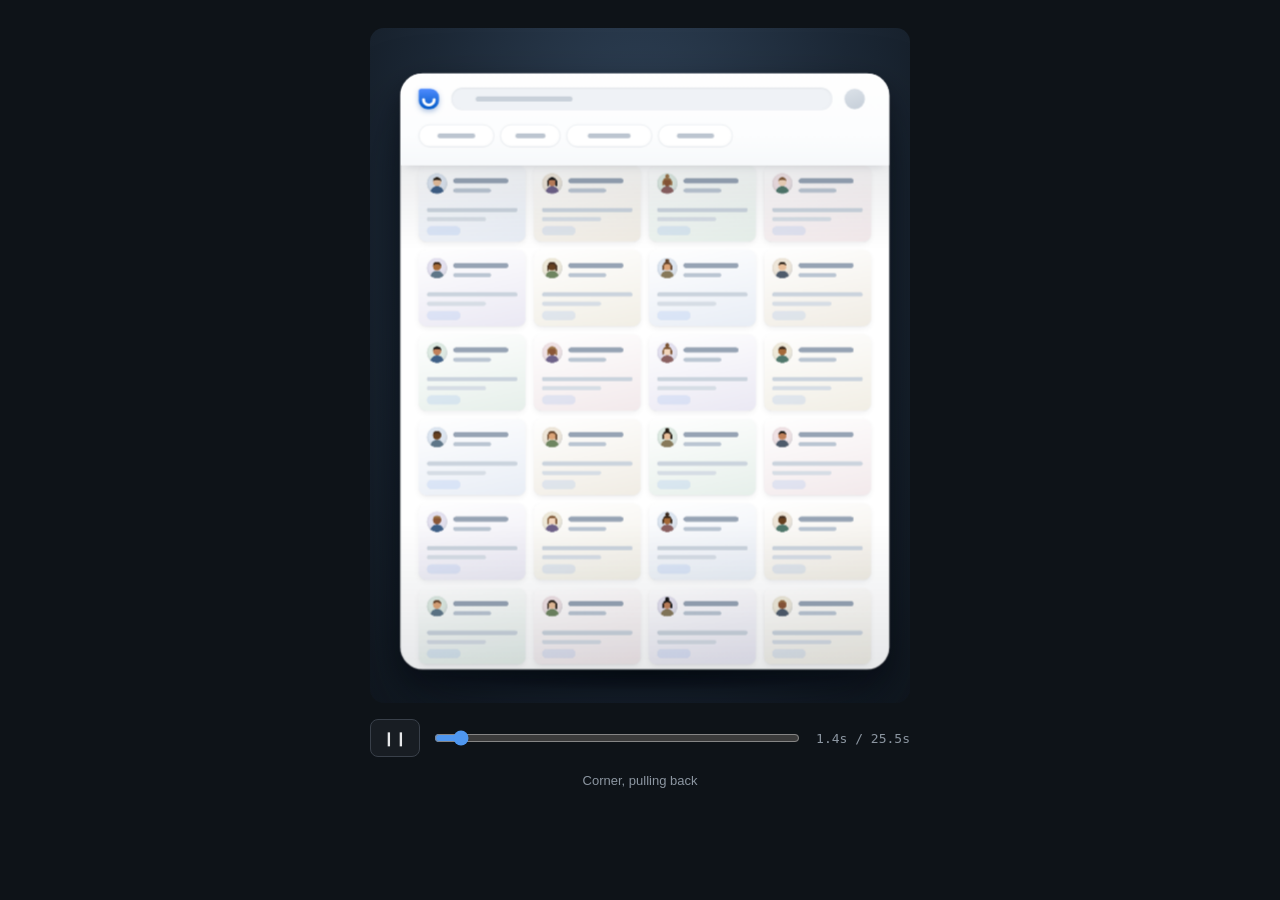
<file: casestudy/pons/shortlist.html>
<!DOCTYPE html>
<html lang="en">
<head>
<meta charset="utf-8">
<meta name="viewport" content="width=device-width,initial-scale=1">
<title>RemoteReps — The Shortlist (v15)</title>
<style>
  :root{ --sans:"Inter",-apple-system,BlinkMacSystemFont,"Segoe UI",sans-serif; }
  *{box-sizing:border-box}
  body{margin:0;cursor:pointer;background:#0E1318;color:#E7E8EA;font-family:var(--sans);
       display:flex;flex-direction:column;align-items:center;gap:16px;padding:28px 16px;min-height:100vh}
  #box{width:100%;max-width:540px;aspect-ratio:4/5;position:relative;overflow:hidden;border-radius:14px}
  .ctl{width:100%;max-width:540px;display:flex;align-items:center;gap:12px}
  button{height:38px;min-width:38px;padding:0 12px;border-radius:8px;border:1px solid #39404A;
         background:#181D23;color:#E7E8EA;cursor:pointer;font:400 14px var(--sans)}
  button:hover{background:#222831}
  input[type=range]{flex:1;accent-color:#4F97F0}
  #tl{font:400 13px ui-monospace,monospace;color:#8C96A1;min-width:96px;text-align:right}
  #beat{width:100%;max-width:540px;text-align:center;font-size:13px;color:#8C96A1}
  /* clean = no UI chrome; on by default when embedded in the portfolio card */
  body.clean{background:#10171F;padding:0;justify-content:center;gap:0;min-height:100vh;overflow:hidden}
  body.clean .ctl,body.clean #beat{display:none}
  body.clean #box{border-radius:0;max-width:none;width:min(100vw,80vh)}

  @property --ga { syntax: '<angle>'; initial-value: 0deg; inherits: true; }
  .gstroke{
    border:2.5px solid transparent !important;
    background-image:linear-gradient(168deg,#FCFCFD 0%,#EFF0F2 100%),conic-gradient(from var(--ga),#6CC4F7,#7E93F2,#9A6CF1,#BC49F3,#DE38F7,#BC49F3,#7E93F2,#6CC4F7) !important;
    background-origin:padding-box,border-box !important;
    background-clip:padding-box,border-box !important;
  }
  .gstroke .av,.gstroke .tag{filter:grayscale(1)}
</style>
</head>
<body>
<div id="box">
  <div id="stage" style="position:absolute;top:0;left:0;width:1080px;height:1350px;transform-origin:0 0;background:radial-gradient(ellipse at 50% 26%,#31445A 0%,#1C2836 58%,#10171F 100%);overflow:hidden">
    <div id="cam" style="position:absolute;left:0;top:0;width:1080px;height:1350px;transform-origin:0 0">
      <div id="floor" style="position:absolute;left:130px;top:1228px;width:820px;height:74px;border-radius:50%;background:radial-gradient(ellipse,rgba(4,8,14,.62) 0%,rgba(4,8,14,0) 72%)"></div>
      <div id="dev" style="position:absolute;left:60px;top:90px;width:960px;height:1170px;background:#fff;border-radius:44px;overflow:hidden;box-shadow:0 72px 130px rgba(4,9,16,.55),0 24px 46px rgba(4,9,16,.38),0 2px 5px rgba(4,9,16,.30),inset 0 2px 0 rgba(255,255,255,.9)">
        <div style="position:absolute;inset:0;overflow:hidden">
          <div id="chrome" style="position:absolute;left:0;top:0;width:960px;height:180px;background:linear-gradient(180deg,#FFFFFF 0%,#FCFDFE 70%,#F7F9FB 100%);z-index:8;box-shadow:0 10px 20px -12px rgba(20,32,48,.20)">
            <div style="position:absolute;left:36px;top:30px;width:40px;height:40px;border-radius:5px 17px 17px 17px;background:linear-gradient(180deg,#508CFF,#005AC8);box-shadow:0 4px 10px rgba(13,74,166,.34)"></div>
            <svg style="position:absolute;left:36px;top:30px" width="40" height="40" viewBox="0 0 96 96"><path d="M23 52 A25 25 0 0 0 73 52" stroke="#fff" stroke-width="14" stroke-linecap="round" fill="none"/></svg>
            <div style="position:absolute;left:100px;top:28px;width:748px;height:44px;border-radius:22px;background:#EFF2F6;box-shadow:inset 0 1px 3px rgba(24,38,56,.10)"></div>
            <div style="position:absolute;left:148px;top:45px;width:190px;height:10px;border-radius:5px;background:#C9D1DA"></div>
            <div id="acct" style="position:absolute;left:872px;top:30px;width:40px;height:40px;border-radius:50%;background:linear-gradient(160deg,#DDE3EA,#C6CFD9)"></div>
            <div id="pills"></div>
          </div>
          <div id="base" style="position:absolute;left:0;top:180px;width:960px;transform-origin:50% 0;z-index:2"></div>
          <div id="keep" style="position:absolute;left:0;top:180px;width:960px;transform-origin:50% 0;z-index:5"></div>
          <div id="vig" style="position:absolute;left:0;top:180px;width:960px;height:990px;pointer-events:none;z-index:7;background:linear-gradient(180deg,rgba(20,32,48,.16) 0%,rgba(20,32,48,0) 17%,rgba(20,32,48,0) 71%,rgba(20,32,48,.20) 100%)"></div>
          <div id="wash" style="position:absolute;inset:0;pointer-events:none;z-index:9;opacity:0;mix-blend-mode:screen;background:linear-gradient(90deg,rgba(108,196,247,.75),rgba(126,147,242,.6),rgba(154,108,241,.6),rgba(188,73,243,.6),rgba(222,56,247,.7))"></div>
          <div id="scan" style="position:absolute;left:0;top:0;width:960px;height:620px;pointer-events:none;z-index:10;opacity:0;mix-blend-mode:screen;background:linear-gradient(90deg,#6CC4F7,#7E93F2,#9A6CF1,#BC49F3,#DE38F7);-webkit-mask-image:linear-gradient(180deg,rgba(0,0,0,0) 0%,rgba(0,0,0,.10) 38%,rgba(0,0,0,.42) 60%,rgba(0,0,0,1) 70%,rgba(0,0,0,.95) 73%,rgba(0,0,0,.38) 79%,rgba(0,0,0,0) 100%);mask-image:linear-gradient(180deg,rgba(0,0,0,0) 0%,rgba(0,0,0,.10) 38%,rgba(0,0,0,.42) 60%,rgba(0,0,0,1) 70%,rgba(0,0,0,.95) 73%,rgba(0,0,0,.38) 79%,rgba(0,0,0,0) 100%)"></div>
          <div id="edge" style="position:absolute;left:0;top:0;width:960px;height:7px;pointer-events:none;z-index:11;opacity:0;mix-blend-mode:screen;background:linear-gradient(90deg,#9FDCFF,#B7C4FF,#CDA9FF,#E38EFF,#FF8BFA);filter:blur(2px)"></div>
          <div id="phone" style="position:absolute;left:872px;top:30px;width:40px;height:40px;border-radius:50%;z-index:12;opacity:0;transform-origin:50% 50%;background:linear-gradient(170deg,#508CFF,#005AC8);box-shadow:0 4px 12px rgba(13,74,166,.42)">
            <svg width="100%" height="100%" viewBox="0 0 28 28"><path d="M8.6 12.8c1.4 2.8 3.8 5.2 6.6 6.6l2.2-2.2c.3-.3.7-.4 1-.2 1.1.4 2.4.6 3.6.6.6 0 1 .4 1 1V22c0 .6-.4 1-1 1C12.6 23 5 15.4 5 6c0-.6.4-1 1-1h3.4c.6 0 1 .4 1 1 0 1.3.2 2.5.6 3.6.1.4 0 .8-.2 1L8.6 12.8z" fill="#fff"/></svg>
          </div>
        </div>
      </div>
    </div>
    <div id="final" style="position:absolute;left:0;top:0;width:620px;height:660px;transform-origin:0 0;opacity:0;border-radius:30px;border:3px solid #12996A;box-sizing:border-box;background:linear-gradient(170deg,#FFFFFF 0%,#F7FCFA 52%,#EDF7F2 100%);box-shadow:0 40px 90px rgba(3,8,14,.55),0 10px 26px rgba(3,8,14,.35)"></div>
    <div id="end" style="position:absolute;left:0;top:0;width:1080px;height:1350px;opacity:0">
      <div id="n1" style="position:absolute;left:0;top:766px;width:1080px;text-align:center;font:700 94px/1.05 var(--sans);letter-spacing:-.035em;color:#F4F7FA;text-shadow:0 8px 40px rgba(0,0,0,.45)">This one.</div>
      <div id="n2" style="position:absolute;left:0;top:865px;width:1080px;text-align:center;font:700 94px/1.05 var(--sans);letter-spacing:-.035em;color:#F4F7FA;text-shadow:0 8px 40px rgba(0,0,0,.45)">She&rsquo;s the right fit.</div>
    </div>
  </div>
</div>
<div class="ctl">
  <button id="pp">&#10073;&#10073;</button>
  <input id="scrub" type="range" min="0" max="5100" step="1" value="0">
  <span id="tl">0.0s / 25.5s</span>
</div>
<div id="beat">Corner</div>

<script>
(function(){
/* ================================================================
   TIMING — every beat, in seconds. Edit these first.
   ================================================================ */
var DUR = 25.5;
var T = {
  zoom:    1.6,    // camera pull-back from the corner ends
  rushEnd: 3.6,    // fast scroll ends            -> hold 1s
  upStart: 4.6,    // scroll back up begins
  upEnd:   5.6,    // scroll back up ends         -> hold 1s
  dnStart: 6.6,    // nudge down begins
  dnEnd:   6.85,   // nudge down ends             -> hold 1s
  resume:  7.85,   // colour drains out of the grid
  scan:    9.15,   // gradient scan light sweeps (1.5s)
  stroke: 10.65,   // gradient runs the card borders (1.0s)
  phone:  10.65,   // phone icon lands (0.65s) — same start as stroke
  gain:   11.65,   // three cards regain colour + blue badges
  vanish: 13.8,    // the rest clear out
  conv:   15.4,    // three converge to a centred stack
  pulse:  16.7,    // each stands out, one by one
  green:  18.3,    // middle badge turns green
  hero:   19.2,    // middle card grows, moves to top of frame
  hand:   21.35,   // handoff to the standalone endcard card
  devOut: 21.4,    // frame dissolves
  move:   21.7,    // card shrinks and rises to endcard position
  endIn:  22.3     // closing lines rise in
};
var SCAN=1.5, STROKE=1.0, PH=0.65;
var CAM={s:3.6,tx:-76,ty:-124};   // opening zoom on the corner
var CREEP=0.038;                   // slow push-in during the search

/* ================================================================
   PALETTE
   ================================================================ */
var BLU="#1D6FE0",BLU2="#4F97F0",GRN="#12996A",GRN2="#31C48D";
var SKIN=["#E8BE9A","#C0805A","#8A5636","#F2D5BB","#A56A38","#66401F","#DCA478"];
var HAIR=["#241B13","#453020","#7A5230","#141414","#63432A","#372619","#9A7247"];
var TOP=["#3E5F86","#6E8560","#8A6060","#4E5B6B","#5E7688","#6D6188","#87795A","#4F776B"];
var AVBG=["#DDE6F1","#EFE7DA","#DEEBE3","#F0E2E5","#E4E1F0","#EFEADA"];
var TINT=["#E9EEF6","#F1EDE5","#E7F0EB","#F3EAEC","#EBE9F4","#F2EFE6"];

/* ================================================================
   LAYOUT
   ================================================================ */
var COLS=4,CW=210,CH=150,GAP=16,X0=36,PITCH=166,ROWS=50,N=ROWS*COLS,GT=180;
var REST=-41*PITCH+6;   // resting scroll position
var P1=REST-480;        // overshoot at the end of the rush
var P2=REST+130;        // overshoot at the top of the scroll back
var KEEP=[169,178,184]; // surviving cards (grid indices)
var HERO=1;             // which survivor becomes the hero (0,1,2)
var BW=620,BH=190,BX=170;        // converged card
var HW=620,HH=660,HX=170,HYD=110;// hero card, top of frame
var FX=355,FY=270,FS=0.597;      // endcard card position + scale

function av(s){
 var sk=SKIN[s%SKIN.length],h=HAIR[(s*3)%HAIR.length],tp=TOP[(s*5)%TOP.length],bg=AVBG[(s*7)%AVBG.length],v=s%4;
 var cap='<path d="M19 26 q0 -13 13 -13 q13 0 13 13 q-3 -6 -13 -6 q-10 0 -13 6 z" fill="'+h+'"/>';
 var hair=cap;
 if(v===1)hair=cap+'<rect x="16.5" y="22" width="5" height="19" rx="2.5" fill="'+h+'"/><rect x="42.5" y="22" width="5" height="19" rx="2.5" fill="'+h+'"/>';
 if(v===2)hair=cap+'<circle cx="32" cy="9" r="6" fill="'+h+'"/><rect x="17" y="23" width="4.5" height="16" rx="2.2" fill="'+h+'"/><rect x="42.5" y="23" width="4.5" height="16" rx="2.2" fill="'+h+'"/>';
 if(v===3)hair='<path d="M20 24 q1 -11 12 -11 q11 0 12 11 q-4 -4 -12 -4 q-8 0 -12 4 z" fill="'+h+'"/>';
 return '<div style="width:100%;height:100%;border-radius:50%;overflow:hidden;background:radial-gradient(circle at 34% 26%,'+bg+' 0%,'+bg+' 52%,rgba(30,44,62,.13) 100%);box-shadow:inset 0 -2px 5px rgba(24,38,56,.13)"><svg width="100%" height="100%" viewBox="0 0 64 64"><path d="M32 41 c-13 0 -21 9 -22 25 h44 c-1 -16 -9 -25 -22 -25 z" fill="'+tp+'"/><circle cx="32" cy="27" r="13" fill="'+sk+'"/>'+hair+'</svg></div>';
}
var S={halo:[105,75,0,0],av:[16,16,40,40],b1:[68,26,84,10],b2:[68,46,74,8],b3:[16,84,178,8],b4:[16,102,116,8],bg:[162,14,32,32],rg:[156,8,44,44]};
var L={halo:[310,95,0,0],av:[28,56,78,78],b1:[126,54,200,14],b2:[126,84,136,11],b3:[126,112,240,10],b4:[126,138,110,24],bg:[536,67,56,56],rg:[522,53,84,84]};
var H={halo:[140,40,340,340],av:[190,90,240,240],b1:[160,400,300,26],b2:[210,446,200,18],b3:[185,484,250,15],b4:[225,522,170,36],bg:[352,248,92,92],rg:[338,234,120,120]};

var box=document.getElementById("box"),stage=document.getElementById("stage"),cam=document.getElementById("cam");
function fit(){stage.style.transform="scale("+(box.clientWidth/1080)+")";}
fit();new ResizeObserver(fit).observe(box);
var pl=document.getElementById("pills"),pw=[148,118,168,146],px=36;
pw.forEach(function(w){pl.insertAdjacentHTML("beforeend",'<div style="position:absolute;left:'+px+'px;top:100px;width:'+w+'px;height:44px;border-radius:22px;background:#fff;border:1.5px solid #DFE5EC;box-sizing:border-box;box-shadow:0 1px 2px rgba(24,38,56,.07)"></div><div style="position:absolute;left:'+(px+w*0.25)+'px;top:118px;width:'+(w*0.5)+'px;height:9px;border-radius:5px;background:#BCC5D0"></div>');px+=w+12;});
function lp(a,b,p){return a+(b-a)*p;}
function mix(c1,c2,p){var a=[parseInt(c1.substr(1,2),16),parseInt(c1.substr(3,2),16),parseInt(c1.substr(5,2),16)];
 var b=[parseInt(c2.substr(1,2),16),parseInt(c2.substr(3,2),16),parseInt(c2.substr(5,2),16)];
 return "rgb("+Math.round(lp(a[0],b[0],p))+","+Math.round(lp(a[1],b[1],p))+","+Math.round(lp(a[2],b[2],p))+")";}

var base=document.getElementById("base"),keepL=document.getElementById("keep"),cards=[],kp=[],strokeSet=[];
for(var i=0;i<N;i++){var r=Math.floor(i/COLS),c=i%COLS,ki=KEEP.indexOf(i),keep=ki>=0;
 var tn=TINT[i%TINT.length];
 var d=document.createElement("div");
 d.style.cssText="position:absolute;width:210px;height:150px;border-radius:15px;left:0;top:0;box-sizing:border-box;will-change:transform,opacity;background:linear-gradient(168deg,#FFFFFF 0%,"+tn+" 100%);box-shadow:0 1px 2px rgba(20,33,50,.07),0 5px 12px rgba(20,33,50,.06)";
 d.style.setProperty("--tint",tn);
 d.innerHTML='<div class="halo" style="position:absolute;left:105px;top:75px;width:0;height:0;border-radius:50%;background:radial-gradient(circle at 40% 34%,#E8F6EF 0%,#D8EDE3 62%,#CDE7DA 100%);opacity:0"></div>'+
 '<div class="av" style="position:absolute;left:16px;top:16px;width:40px;height:40px">'+av(i)+'</div>'+
 '<div class="b1" style="position:absolute;left:68px;top:26px;width:'+(keep?84:108)+'px;height:10px;border-radius:6px;background:#96A3B4"></div>'+
 '<div class="b2" style="position:absolute;left:68px;top:46px;width:74px;height:8px;border-radius:5px;background:#BAC5D2"></div>'+
 '<div class="b3" style="position:absolute;left:16px;top:84px;width:178px;height:8px;border-radius:5px;background:#CAD3DD"></div>'+
 '<div class="b4" style="position:absolute;left:16px;top:102px;width:116px;height:8px;border-radius:5px;background:#D6DDE5"></div>'+
 '<div class="tag" style="position:absolute;left:16px;top:120px;width:66px;height:18px;border-radius:9px;background:rgba(29,111,224,.10)"></div>'+
 (keep?'<div class="rg" style="position:absolute;left:156px;top:8px;width:44px;height:44px;border-radius:50%;border:2px solid '+BLU+';opacity:0"></div><div class="bg" style="position:absolute;left:162px;top:14px;width:32px;height:32px;border-radius:50%;opacity:0"><svg width="100%" height="100%" viewBox="0 0 44 44"><path d="M13 22.5 L19.5 29 L31 17.5" stroke="#fff" stroke-width="4.6" stroke-linecap="round" stroke-linejoin="round" fill="none"/></svg></div>':'');
 (keep?keepL:base).appendChild(d);
 var dir=c<2?-1:1,j=((i*37)%13)/12,d0=Math.max(0,(r-41))*0.10+c*0.065;
 var o={el:d,x:X0+c*(CW+GAP),y:r*PITCH,keep:keep,k:ki,dly:d0,tint:tn,ex:dir<0?-370-j*150:1100+j*150,rot:dir*(10+j*8)};
 if(r>=40&&r<=47)strokeSet.push(d);
 if(keep){o.q={};["halo","av","b1","b2","b3","b4","tag","bg","rg"].forEach(function(n){o.q[n]=d.querySelector("."+n);});
  o.ty=270+ki*220-REST-GT; d.style.zIndex=(ki===HERO?4:2); kp.push(o);}
 cards.push(o);}
base.style.height=(ROWS*PITCH)+"px";
var HY=HYD-GT-REST;

var fin=document.getElementById("final");
function bxs(g){return "left:"+g[0]+"px;top:"+g[1]+"px;width:"+g[2]+"px;height:"+g[3]+"px;";}
fin.innerHTML='<div style="position:absolute;'+bxs(H.halo)+'border-radius:50%;background:radial-gradient(circle at 40% 34%,#E8F6EF 0%,#D8EDE3 62%,#CDE7DA 100%)"></div>'+
 '<div style="position:absolute;'+bxs(H.av)+'">'+av(178)+'</div>'+
 '<div style="position:absolute;'+bxs(H.b1)+'border-radius:13px;background:#96A3B4"></div>'+
 '<div style="position:absolute;'+bxs(H.b2)+'border-radius:9px;background:#BAC5D2"></div>'+
 '<div style="position:absolute;'+bxs(H.b3)+'border-radius:8px;background:#CAD3DD"></div>'+
 '<div style="position:absolute;'+bxs(H.b4)+'border-radius:18px;background:rgba(18,153,106,.13)"></div>'+
 '<div style="position:absolute;'+bxs(H.bg)+'border-radius:50%;background:linear-gradient(160deg,'+GRN2+','+GRN+');box-shadow:0 6px 20px rgba(12,140,95,.5)"><svg width="100%" height="100%" viewBox="0 0 44 44"><path d="M13 22.5 L19.5 29 L31 17.5" stroke="#fff" stroke-width="4.6" stroke-linecap="round" stroke-linejoin="round" fill="none"/></svg></div>';

var dev=document.getElementById("dev"),end=document.getElementById("end"),chrome=document.getElementById("chrome"),vig=document.getElementById("vig");
var floor=document.getElementById("floor"),scan=document.getElementById("scan"),edge=document.getElementById("edge"),wash=document.getElementById("wash");
var phone=document.getElementById("phone"),acct=document.getElementById("acct");
var BEATS=[[1.6,"Corner, pulling back"],[3.6,"Rushing down"],[4.6,"Lost"],[5.6,"Scrolling back up"],[6.6,"Still lost"],[6.85,"Nudge down"],[7.85,"Overwhelmed"],[8.15,"Drain"],[9.15,"Grey, holding"],[10.65,"Scanning"],[11.65,"Borders light, phone lands"],[12.8,"Colour and badge"],[13.8,"Marked, holding"],[15.4,"Clear the rest"],[16.7,"Converge"],[18.3,"Stand out, one by one"],[19.2,"One turns green"],[21.35,"This one"],[22.5,"Frame clears, card stays"],[25.5,"Endcard"]];
function cl(v,a,b){return v<a?a:v>b?b:v;}
function sp(t,a,b){return cl((t-a)/(b-a),0,1);}
function oc(p){return 1-Math.pow(1-p,3);}
function ob(p){return 1+2.6*Math.pow(p-1,3)+1.9*Math.pow(p-1,2);}
function eio(p){return p<0.5?4*p*p*p:1-Math.pow(-2*p+2,3)/2;}
function scrollAt(t){
 if(t<=T.zoom)return 0;
 if(t<T.rushEnd)return lp(0,P1,Math.pow(sp(t,T.zoom,T.rushEnd),1.9));
 if(t<T.upStart)return P1;
 if(t<T.upEnd)return lp(P1,P2,eio(sp(t,T.upStart,T.upEnd)));
 if(t<T.dnStart)return P2;
 if(t<T.dnEnd)return lp(P2,REST,eio(sp(t,T.dnStart,T.dnEnd)));
 return REST;
}
function bx(el,a,b,c,cp,hp,rad){var o=[],j;for(j=0;j<4;j++){o[j]=lp(lp(a[j],b[j],cp),c[j],hp);}
 el.style.left=o[0].toFixed(1)+"px";el.style.top=o[1].toFixed(1)+"px";el.style.width=o[2].toFixed(1)+"px";el.style.height=o[3].toFixed(1)+"px";
 if(rad)el.style.borderRadius=(o[3]/2).toFixed(1)+"px";}
var strokeOn=false;
function setStroke(on){ if(on===strokeOn)return; strokeOn=on;
 for(var s=0;s<strokeSet.length;s++){ if(on)strokeSet[s].classList.add("gstroke"); else strokeSet[s].classList.remove("gstroke"); } }

function render(t){
 var z=eio(sp(t,0,T.zoom));
 var creep=1+CREEP*sp(t,T.zoom,T.scan+SCAN)-CREEP*sp(t,T.gain,T.gain+1.2);
 cam.style.transform="translate("+lp(CAM.tx,0,z).toFixed(1)+"px,"+lp(CAM.ty,0,z).toFixed(1)+"px) scale("+lp(CAM.s,1,z).toFixed(4)+") translate(540px,675px) scale("+creep.toFixed(4)+") translate(-540px,-675px)";
 var sc=scrollAt(t), v=Math.abs((sc-scrollAt(Math.max(0,t-0.03)))/0.03);
 var bl=Math.min(28,v/160), sy=1+Math.min(0.09,v/44000);
 var drain=sp(t,T.resume,T.resume+0.3);
 var tf="translateY("+sc.toFixed(1)+"px) scaleY("+sy.toFixed(3)+")";
 base.style.transform=tf; keepL.style.transform=tf;
 var inStroke=(t>=T.stroke&&t<T.stroke+STROKE);
 setStroke(inStroke);
 var bs=bl>0.25?"blur("+bl.toFixed(1)+"px) ":"";
 base.style.filter=bs+"grayscale("+(inStroke?0:drain).toFixed(2)+")";
 keepL.style.filter=bs+"grayscale("+(inStroke?0:drain*(1-sp(t,T.gain,T.gain+0.8))).toFixed(2)+")";
 if(inStroke){var ang=(sp(t,T.stroke,T.stroke+STROKE)*360).toFixed(1)+"deg";
  base.style.setProperty("--ga",ang); keepL.style.setProperty("--ga",ang);}
 var sp2=sp(t,T.scan,T.scan+SCAN);
 if(sp2>0&&sp2<1){
  var by=lp(-620,1200,sp2), fade=Math.min(1,Math.min(sp2,1-sp2)/0.09);
  scan.style.transform="translateY("+by.toFixed(1)+"px)";
  scan.style.opacity=fade.toFixed(3);
  edge.style.transform="translateY("+(by+441).toFixed(1)+"px)";
  edge.style.opacity=fade.toFixed(3);
  wash.style.opacity=(0.17*Math.sin(sp2*Math.PI)).toFixed(3);
 } else { scan.style.opacity=0; edge.style.opacity=0; wash.style.opacity=0; }
 var chOp=1-sp(t,T.hero,T.hero+0.35);
 chrome.style.opacity=chOp.toFixed(3);
 var php=sp(t,T.phone,T.phone+PH);
 if(php>0){
  var pe=ob(php);
  phone.style.transform="translate("+lp(-71,0,pe).toFixed(1)+"px,"+lp(95,0,pe).toFixed(1)+"px) scale("+lp(2.47,1,pe).toFixed(3)+")";
  phone.style.opacity=(Math.min(1,php/0.16)*chOp).toFixed(3);
  acct.style.opacity=(1-Math.min(1,php/0.22)).toFixed(3);
 } else { phone.style.opacity=0; acct.style.opacity=1; }
 var hp=oc(sp(t,T.hero,T.hero+0.95));
 var press=0.5+0.7*sp(t,T.zoom,T.scan+SCAN)-0.75*sp(t,T.gain,T.gain+1.0);
 vig.style.opacity=(Math.max(0.32,press)*(1-sp(t,T.hero,T.hero+0.4))).toFixed(3);
 var dout=1-sp(t,T.devOut,T.devOut+0.5);
 dev.style.opacity=dout.toFixed(3);
 floor.style.opacity=dout.toFixed(3);
 var hand=sp(t,T.hand,T.hand+0.3);
 var mv=oc(sp(t,T.move,T.move+0.85));
 fin.style.opacity=hand.toFixed(3);
 fin.style.transform="translate("+lp(230,FX,mv).toFixed(1)+"px,"+lp(200,FY,mv).toFixed(1)+"px) scale("+lp(1,FS,mv).toFixed(4)+")";
 end.style.opacity=oc(sp(t,T.endIn,T.endIn+0.55)).toFixed(3);
 document.getElementById("n1").style.transform="translateY("+(26*(1-oc(sp(t,T.endIn,T.endIn+0.5)))).toFixed(1)+"px)";
 document.getElementById("n2").style.transform="translateY("+(26*(1-oc(sp(t,T.endIn+0.14,T.endIn+0.66)))).toFixed(1)+"px)";
 for(var i=0;i<cards.length;i++){var cd=cards[i];
  if(cd.keep)continue;
  var x=cd.x,y=cd.y,rot=0,op=1,zs=1;
  var e2=sp(t,T.vanish+cd.dly,T.vanish+cd.dly+0.52);
  if(e2>0){var e=oc(e2);x=cd.x+(cd.ex-cd.x)*e;rot=cd.rot*e;zs=1+0.10*e;op=1-e2;
   cd.el.style.boxShadow="0 "+(4+26*e).toFixed(0)+"px "+(12+44*e).toFixed(0)+"px rgba(20,33,50,"+(0.07+0.16*e).toFixed(2)+")";}
  cd.el.style.transform="translate("+x.toFixed(1)+"px,"+y.toFixed(1)+"px) rotate("+rot.toFixed(1)+"deg) scale("+zs.toFixed(3)+")";
  cd.el.style.opacity=op.toFixed(3);
 }
 for(var k=0;k<kp.length;k++){var K=kp[k],q=K.q,isH=K.k===HERO,h=isH?hp:0;
  var gk=isH?sp(t,T.green,T.green+0.45):0;
  var cA=mix(BLU2,GRN2,gk),cB=mix(BLU,GRN,gk);
  var bp=sp(t,T.gain+K.k*0.2,T.gain+0.42+K.k*0.2);
  var pulse=Math.sin(sp(t,T.pulse+K.k*0.47,T.pulse+K.k*0.47+0.47)*Math.PI);
  q.bg.style.opacity=bp.toFixed(3);
  q.bg.style.transform="scale("+(0.35+0.65*ob(bp)).toFixed(3)+")";
  q.bg.style.background="linear-gradient(160deg,"+cA+","+cB+")";
  q.bg.style.boxShadow="0 "+(4+8*h).toFixed(0)+"px "+(14+20*h).toFixed(0)+"px "+(gk>0.5?"rgba(12,140,95,.5)":"rgba(18,80,180,.45)");
  var rr=Math.max(sp(t,T.gain+0.1+K.k*0.2,T.gain+0.72+K.k*0.2),gk>0?sp(t,T.green,T.green+0.95):0,isH?sp(t,T.hero+0.55,T.hero+1.5):0);
  q.rg.style.opacity=(rr>0&&rr<1?(1-rr)*0.6:0).toFixed(3);
  q.rg.style.transform="scale("+(1+rr*0.6).toFixed(3)+")";
  q.rg.style.borderColor=cB;
  var cp=oc(sp(t,T.conv+K.k*0.09,T.conv+0.8+K.k*0.09));
  var x=lp(lp(K.x,BX,cp),HX,h),y=lp(lp(K.y,K.ty,cp),HY,h);
  var ps=1+0.085*pulse*(1-h);
  K.el.style.width=lp(lp(CW,BW,cp),HW,h).toFixed(1)+"px";
  K.el.style.height=lp(lp(CH,BH,cp),HH,h).toFixed(1)+"px";
  K.el.style.borderRadius=lp(lp(15,22,cp),30,h).toFixed(1)+"px";
  K.el.style.transform="translate("+x.toFixed(1)+"px,"+y.toFixed(1)+"px) scale("+ps.toFixed(3)+")";
  K.el.style.background=h>0.01?"linear-gradient(170deg,#FFFFFF 0%,#F7FCFA 52%,#EDF7F2 100%)":"linear-gradient(168deg,#FFFFFF 0%,"+K.tint+" 100%)";
  K.el.style.border=(t>T.gain-0.05?lp(lp(2.5,2,cp),3,h).toFixed(1)+"px solid "+cA:"0 solid transparent");
  K.el.style.boxShadow="0 "+(2+16*cp+16*pulse+16*h).toFixed(0)+"px "+(8+38*cp+34*pulse+30*h).toFixed(0)+"px "+(gk>0.5?"rgba(12,110,78,":"rgba(18,64,140,")+(0.07+0.15*cp+0.13*pulse+0.06*h).toFixed(2)+")";
  K.el.style.opacity=(isH?(1-hand):(1-sp(t,T.hero,T.hero+0.4))).toFixed(3);
  bx(q.halo,S.halo,L.halo,H.halo,cp,h);
  q.halo.style.opacity=(h*0.95).toFixed(3);
  bx(q.av,S.av,L.av,H.av,cp,h);
  bx(q.b1,S.b1,L.b1,H.b1,cp,h,1);
  bx(q.b2,S.b2,L.b2,H.b2,cp,h,1);
  bx(q.b3,S.b3,L.b3,H.b3,cp,h,1);
  bx(q.b4,S.b4,L.b4,H.b4,cp,h,1);
  bx(q.bg,S.bg,L.bg,H.bg,cp,h);
  bx(q.rg,S.rg,L.rg,H.rg,cp,h);
  q.tag.style.opacity=(1-cp).toFixed(3);
 }
 var lab=BEATS[BEATS.length-1][1];
 for(var z2=0;z2<BEATS.length;z2++){if(t<BEATS[z2][0]){lab=BEATS[z2][1];break;}}
 document.getElementById("beat").textContent=lab;
 document.getElementById("tl").textContent=t.toFixed(1)+"s / "+DUR+"s";
}

/* ================================================================
   PLAYBACK + EXPORT HOOKS
   window.SHORTLIST.setTime(sec) — jump to an exact time, paused
   ?clean=1                      — hide the UI chrome for capture
                                   (also automatic when embedded in an iframe)
   space = play/pause   arrow = step 1 frame   shift+arrow = 1 second
   ================================================================ */
var t=0,last=performance.now(),playing=true,drag=false;
var scrub=document.getElementById("scrub"),pp=document.getElementById("pp");
var embedded=(window.self!==window.top);
if(new URLSearchParams(location.search).get("clean")||embedded){document.body.classList.add("clean");}
function loop(now){var dt=(now-last)/1000;last=now;if(dt>0.2)dt=0.02;
 if(playing&&!drag){t=(t+dt)%DUR;scrub.value=Math.round(t/DUR*5100);}
 render(t);requestAnimationFrame(loop);}
scrub.addEventListener("input",function(){drag=true;t=scrub.value/5100*DUR;render(t);});
scrub.addEventListener("change",function(){drag=false;});
pp.addEventListener("click",function(){playing=!playing;pp.innerHTML=playing?"&#10073;&#10073;":"&#9654;";});
document.addEventListener("keydown",function(e){
  if(e.key===" "){e.preventDefault();pp.click();}
  if(e.key==="ArrowRight"){playing=false;pp.innerHTML="&#9654;";t=Math.min(DUR,t+(e.shiftKey?1:1/30));render(t);scrub.value=Math.round(t/DUR*5100);}
  if(e.key==="ArrowLeft"){playing=false;pp.innerHTML="&#9654;";t=Math.max(0,t-(e.shiftKey?1:1/30));render(t);scrub.value=Math.round(t/DUR*5100);}
});
window.SHORTLIST={DUR:DUR,T:T,
  setTime:function(sec){playing=false;t=cl(sec,0,DUR);render(t);scrub.value=Math.round(t/DUR*5100);},
  pause:function(){playing=false;},
  play:function(){playing=true;last=performance.now();},
  restart:function(){t=0;playing=true;last=performance.now();render(0);}};
/* When embedded, the parent page drives play/pause from its scroll position
   (see main.js). Start paused on frame 0 so nothing runs off-screen. */
if(embedded){playing=false;render(0);}
requestAnimationFrame(loop);
})();
</script>
</body>
</html>
</file>
<file: style.css>
/*
  Apple marketing-page canon, executed straight (user-pinned).
  System SF type, ink #1d1d1f on white, gray #f5f5f7 bento cards with
  large radii, pill buttons in Apple blue, generous centered heroes.
*/

:root {
  --bg: #FFFFFF;
  --bg2: #F5F5F7;
  --bg3: #E8E8ED;
  --text: #1D1D1F;
  --muted: #6E6E73;
  --faint: #D2D2D7;
  --accent: #0071E3;
  --accent-hover: #0077ED;
  --dot: #E0D100;
  --accent2: #1D1D1F;
  --accent3: #86868B;
  --r-lg: 28px;
  --r-md: 18px;
  --r-sm: 12px;
  --serif: -apple-system, BlinkMacSystemFont, 'SF Pro Display', 'Helvetica Neue', Helvetica, Arial, sans-serif;
  --sans: -apple-system, BlinkMacSystemFont, 'SF Pro Text', 'SF Pro Display', 'Helvetica Neue', Helvetica, Arial, sans-serif;
  --mono: ui-monospace, 'SF Mono', SFMono-Regular, Menlo, monospace;
}

*, ::before, ::after { box-sizing: border-box; margin: 0; padding: 0; }
html { scroll-behavior: smooth; }
body {
  font-family: var(--sans);
  background: var(--bg);
  color: var(--text);
  line-height: 1.47;
  font-size: 17px;
  -webkit-font-smoothing: antialiased;
  overflow-x: hidden;
}
a { text-decoration: none; color: inherit; }
img { display: block; max-width: 100%; }
::selection { background: var(--accent); color: #FFFFFF; }
body { caret-color: var(--accent); }
:focus-visible { outline: 2px solid var(--accent); outline-offset: 3px; }

/* ══════════ LAYOUT ══════════ */
.page { max-width: 1024px; margin: 0 auto; padding: 104px 24px 80px; }

/* ══════════ NAV ══════════ */
nav {
  position: fixed;
  top: 16px;
  left: 0;
  right: 0;
  z-index: 100;
  display: flex;
  justify-content: center;
  align-items: center;
  gap: 10px;
  pointer-events: none;
}
nav > * { pointer-events: auto; }


/* Liquid Glass (regular variant): blurs and lifts the luminosity of whatever
   scrolls beneath, picks up its colour, and carries a refractive rim that reads
   as a lit edge. Over the black "Let's meet" chapter (body.is-dark) the same
   material reads dark, like glass picking up its ground. */
.nav-pill, .nav-talk {
  position: relative;
  isolation: isolate;
  display: flex;
  align-items: center;
  height: 54px;
  padding: 0 7px;                       /* 7px inset → lens radius 20 is concentric with the 27px pill */
  border-radius: 999px;
  background-color: rgba(255, 255, 255, 0.28);
  backdrop-filter: blur(20px) saturate(180%);
  -webkit-backdrop-filter: blur(20px) saturate(180%);
  box-shadow:
    0 1px 1px rgba(255, 255, 255, 0.9) inset,
    0 -1px 1px rgba(0, 0, 0, 0.05) inset,
    0 10px 30px rgba(0, 0, 0, 0.10),
    0 2px 6px rgba(0, 0, 0, 0.06);
  transition: box-shadow 0.5s ease, background-color 0.8s ease;
}
.nav-pill > * { position: relative; z-index: 1; }
/* Refractive rim: a 1px gradient stroke, bright where light enters (top-left),
   falling to a faint dark edge where the glass thickens (bottom-right). */
.nav-pill::before, .nav-talk::before {
  content: '';
  position: absolute;
  inset: 0;
  z-index: -1;
  border-radius: inherit;
  padding: 1px;
  pointer-events: none;
  background: linear-gradient(135deg,
    rgba(255, 255, 255, 1) 0%,
    rgba(255, 255, 255, 0.35) 30%,
    rgba(0, 0, 0, 0.06) 70%,
    rgba(0, 0, 0, 0.14) 100%);
  -webkit-mask: linear-gradient(#000 0 0) content-box, linear-gradient(#000 0 0);
  -webkit-mask-composite: xor;
  mask: linear-gradient(#000 0 0) content-box, linear-gradient(#000 0 0);
  mask-composite: exclude;
  transition: opacity 0.8s ease;
}
/* Specular sheen across the upper face */
.nav-pill::after, .nav-talk::after {
  content: '';
  position: absolute;
  inset: 1px;
  z-index: -1;
  border-radius: inherit;
  pointer-events: none;
  background: linear-gradient(180deg, rgba(255, 255, 255, 0.35) 0%, rgba(255, 255, 255, 0) 50%);
  transition: opacity 0.8s ease;
}

/* The lens: one piece of thicker glass that sits behind the current item and
   flows between items (home avatar ⇄ active link ⇄ hovered link) like
   matchedGeometry in SwiftUI. Positioned by main.js. */
.nav-lens {
  position: absolute;
  z-index: 0 !important;
  pointer-events: none;                 /* glass is purely visual; never intercepts the link beneath */
  left: 0; top: 0;
  width: 40px; height: 40px;
  border-radius: 999px;
  background-color: rgba(255, 255, 255, 0.92);
  box-shadow:
    inset 0 1px 1px rgba(255, 255, 255, 1),
    inset 0 -3px 5px rgba(0, 0, 0, 0.06),
    0 0 0 1px rgba(0, 0, 0, 0.07),
    0 3px 8px rgba(0, 0, 0, 0.12);
  opacity: 0;
  transform-origin: center;
  transition: none;
}
.nav-lens.ready {
  transition:
    left 0.55s cubic-bezier(0.32, 1.35, 0.42, 1),
    width 0.55s cubic-bezier(0.32, 1.35, 0.42, 1),
    top 0.55s cubic-bezier(0.32, 1.35, 0.42, 1),
    height 0.55s cubic-bezier(0.32, 1.35, 0.42, 1),
    transform 0.55s cubic-bezier(0.32, 1.35, 0.42, 1),
    background-color 0.35s ease,
    box-shadow 0.35s ease,
    opacity 0.3s ease;
  opacity: 1;
}
.nav-lens::after { transition: background 0.35s ease, opacity 0.35s ease; }
/* Curved dome: bright specular arc at the top, darker thickening at the base */
.nav-lens::after {
  content: '';
  position: absolute;
  inset: 0;
  border-radius: inherit;
  pointer-events: none;
  background:
    radial-gradient(ellipse 62% 38% at 50% 12%, rgba(255, 255, 255, 0.95) 0%, rgba(255, 255, 255, 0.4) 45%, rgba(255, 255, 255, 0) 100%),
    linear-gradient(180deg, rgba(255, 255, 255, 0.2) 0%, rgba(255, 255, 255, 0) 55%, rgba(0, 0, 0, 0.05) 100%);
}
/* Interactive glass: brightens under the pointer, gives under the finger */
.nav-lens.hover { background-color: #FFFFFF; }
/* Over the call-to-action the lens becomes clear glass (Apple's clear variant for
   rich grounds): no fill of its own, just the lit rim and dome floating above the
   button's solid colour. It rides above the button so the glass reads on top. */
.nav-lens.clear, .nav-lens.clear.hover {
  z-index: 2 !important;
  background-color: rgba(255, 255, 255, 0.07);
  box-shadow:
    inset 0 1px 1px rgba(255, 255, 255, 0.55),
    inset 0 -3px 5px rgba(0, 0, 0, 0.35),
    0 0 0 1px rgba(255, 255, 255, 0.12);
}
.nav-lens.clear::after {
  background:
    radial-gradient(ellipse 62% 38% at 50% 12%, rgba(255, 255, 255, 0.42) 0%, rgba(255, 255, 255, 0.12) 45%, rgba(255, 255, 255, 0) 100%),
    linear-gradient(180deg, rgba(255, 255, 255, 0.1) 0%, rgba(255, 255, 255, 0) 55%, rgba(0, 0, 0, 0.15) 100%);
}
.nav-lens.pressed, .nav-lens.clear.pressed {
  transform: scale(0.96);
  box-shadow:
    inset 0 1px 1px rgba(255, 255, 255, 1),
    inset 0 -2px 4px rgba(0, 0, 0, 0.08),
    0 0 0 1px rgba(0, 0, 0, 0.09),
    0 1px 4px rgba(0, 0, 0, 0.14);
}

/* Scroll edge effect: as content moves beneath, the glass thickens for legibility */
nav.scrolled .nav-pill {
  background-color: rgba(255, 255, 255, 0.42);
  box-shadow:
    0 1px 1px rgba(255, 255, 255, 0.9) inset,
    0 -1px 1px rgba(0, 0, 0, 0.05) inset,
    0 14px 40px rgba(0, 0, 0, 0.14),
    0 2px 6px rgba(0, 0, 0, 0.06);
}
.nav-avatar {
  position: relative;
  flex: none;
  width: 40px;
  height: 40px;
  border-radius: 50%;
  overflow: hidden;
}
.nav-avatar img {
  display: block; width: 100%; height: 100%; object-fit: contain;
  transform: scale(0.82);
  transition: transform 0.35s cubic-bezier(0.32, 1.35, 0.42, 1);
}
.nav-avatar:hover img { transform: scale(0.9); }

/* The two states share one pill; widths animate via max-width */
.nav-full, .nav-compact {
  display: flex;
  align-items: center;
  white-space: nowrap;
  overflow: hidden;
  max-width: var(--w, 480px);
  opacity: 1;
  visibility: visible;
  transition:
    max-width 0.45s cubic-bezier(0.4, 0, 0.2, 1),
    opacity 0.25s ease 0.1s,
    visibility 0s linear 0s;
}
.nav-full a {
  flex: none;
  display: inline-flex;
  align-items: center;
  height: 40px;                          /* hit area matches the lens capsule */
  color: var(--text);
  font-size: 15px;
  font-weight: 500;
  padding: 0 14px;
  opacity: 0.72;
  transform-origin: center;
  transition: opacity 0.2s, color 0.8s ease, transform 0.35s cubic-bezier(0.32, 1.35, 0.42, 1);
}
.nav-full a:not(.nav-cta):hover { transform: scale(1.06); }
.nav-full a:first-child { margin-left: 6px; }
.nav-full a:hover { opacity: 1; }
.nav-full a.active { opacity: 1; }

.nav-full a { position: relative; z-index: 1; }
.nav-full a.active { font-weight: 600; }

.nav-cta {
  position: relative;
  display: inline-flex;
  align-items: center;
  gap: 8px;
  height: 40px;
  margin-left: 8px;
  padding: 0 18px !important;
  border-radius: 999px;
  background: #1D1D1F;
  color: #FFFFFF !important;
  font-weight: 600 !important;
  opacity: 1 !important;
  transform-origin: center;
  transition:
    transform 0.55s cubic-bezier(0.32, 1.35, 0.42, 1),
    background-color 0.8s ease,
    color 0.8s ease;
}
/* Pressed with the glass on it, the solid fill gives together with the lens */
.nav-pill.lens-on-cta.pressed .nav-cta { transform: scale(0.96); transition-duration: 0.25s; transition-timing-function: cubic-bezier(0.2, 0.8, 0.2, 1); }
.nav-cta-icon { flex: none; }
.nav-cta-icon, .nav-cta-label {
  transform-origin: center;
  transition: transform 0.35s cubic-bezier(0.32, 1.35, 0.42, 1);
}
.nav-cta:hover .nav-cta-icon, .nav-cta:hover .nav-cta-label { transform: scale(1.06); }

/* Standalone glass button beside the pill. Same material; folds away as the pill collapses */
.nav-talk {
  flex: none;
  gap: 9px;
  padding: 0 20px 0 18px;
  color: var(--text);
  font-size: 15px;
  font-weight: 600;
  white-space: nowrap;
  overflow: hidden;
  max-width: 220px;
  opacity: 1;
  visibility: visible;
  transition:
    max-width 0.45s cubic-bezier(0.4, 0, 0.2, 1),
    padding 0.45s cubic-bezier(0.4, 0, 0.2, 1),
    margin 0.45s cubic-bezier(0.4, 0, 0.2, 1),
    opacity 0.25s ease 0.1s,
    visibility 0s linear 0s,
    background-color 0.35s ease, color 0.8s ease, box-shadow 0.5s ease;
}
.nav-talk-icon, .nav-talk-label {
  transform-origin: center;
  transition: transform 0.35s cubic-bezier(0.32, 1.35, 0.42, 1);
}
/* Inverted tint: ink glass on the light page, white glass over the dark chapter */
.nav-talk {
  background-color: rgba(29, 29, 31, 0.86);
  color: #FFFFFF;
  box-shadow:
    inset 0 1px 1px rgba(255, 255, 255, 0.28),
    inset 0 -1px 1px rgba(0, 0, 0, 0.3),
    0 10px 30px rgba(0, 0, 0, 0.16),
    0 2px 6px rgba(0, 0, 0, 0.12);
}
.nav-talk::before {
  background: linear-gradient(135deg,
    rgba(255, 255, 255, 0.55) 0%,
    rgba(255, 255, 255, 0.18) 30%,
    rgba(0, 0, 0, 0.2) 70%,
    rgba(0, 0, 0, 0.45) 100%);
}
.nav-talk::after { background: linear-gradient(180deg, rgba(255, 255, 255, 0.22) 0%, rgba(255, 255, 255, 0) 50%); }
.nav-talk:hover { background-color: rgba(44, 44, 47, 0.9); }
.nav-talk:hover .nav-talk-icon, .nav-talk:hover .nav-talk-label { transform: scale(1.06); }
.nav-talk:active .nav-talk-icon, .nav-talk:active .nav-talk-label { transform: scale(0.97); }
nav.scrolled .nav-talk {
  max-width: 0;
  padding: 0;
  margin-left: -10px;                   /* swallow the nav gap so the pill re-centres */
  opacity: 0;
  visibility: hidden;
  transition:
    max-width 0.45s cubic-bezier(0.4, 0, 0.2, 1),
    padding 0.45s cubic-bezier(0.4, 0, 0.2, 1),
    margin 0.45s cubic-bezier(0.4, 0, 0.2, 1),
    opacity 0.2s ease,
    visibility 0s linear 0.45s;
}

.nav-compact {
  gap: 10px;
  color: var(--text);
  transition: color 0.8s ease;
  font-size: 15px;
  font-weight: 600;
}
.nav-compact-label { padding-left: 12px; }
.nav-status-dot {
  flex: none;
  width: 10px;
  height: 10px;
  margin-right: 14px;
  border-radius: 50%;
  background: #30d158;
  box-shadow: 0 0 0 0 rgba(48, 209, 88, 0.5);
  animation: status-pulse 2s ease-out infinite;
}
@keyframes status-pulse {
  0% { box-shadow: 0 0 0 0 rgba(48, 209, 88, 0.55); }
  100% { box-shadow: 0 0 0 8px rgba(48, 209, 88, 0); }
}

/* Collapsed / expanded toggling */
.nav-compact,
nav.scrolled .nav-full {
  max-width: 0;
  opacity: 0;
  visibility: hidden;
  transition:
    max-width 0.45s cubic-bezier(0.4, 0, 0.2, 1),
    opacity 0.2s ease,
    visibility 0s linear 0.45s;
}
nav.scrolled .nav-compact {
  max-width: var(--w, 240px);
  opacity: 1;
  visibility: visible;
  transition:
    max-width 0.45s cubic-bezier(0.4, 0, 0.2, 1),
    opacity 0.25s ease 0.1s,
    visibility 0s linear 0s;
}
@media (prefers-reduced-motion: reduce) {
  .nav-full, .nav-compact, .nav-talk, nav.scrolled .nav-full, nav.scrolled .nav-compact, nav.scrolled .nav-talk { transition: none; }
  .nav-lens.ready { transition: opacity 0.3s ease; }
  .nav-full a, .nav-avatar img, .nav-cta-icon, .nav-cta-label { transition: none; }
  .nav-status-dot { animation: none; }
}


/* ══════════ HERO ══════════ */
.hero {
  text-align: left;
  margin: 48px 0 140px;
}
.hero-greeting {
  font-size: 21px;
  font-weight: 600;
  margin-bottom: 14px;
}
.hero-title {
  font-size: clamp(40px, 6.4vw, 68px);
  font-weight: 600;
  line-height: 1.02;
  letter-spacing: -0.03em;
  margin: 0 0 36px;
}
.hero-grid {
  display: grid;
  grid-template-columns: minmax(280px, 460px) 1fr;
  gap: 48px;
  align-items: center;
}
.hero-frame {
  width: 100%;
  height: 327px;                        /* 460px column → 327px tall (was 297px, +10%) */
  border-radius: var(--r-md);
  overflow: hidden;
  background: var(--bg2);
  isolation: isolate;                 /* Safari: keep the scaled video clipped to the rounded frame */
  -webkit-mask-image: -webkit-radial-gradient(white, black);
}
.hero-video {
  display: block;
  width: 100%;
  height: 100%;
  object-fit: cover;
  /* Frame stays fixed; the footage sits at 100% (cover) — zoomed out from the earlier 115% */
  transform: scale(1);
  transform-origin: center;
}
.hero-copy { padding-top: 0; }
.hero .highlight { color: var(--accent); }
.hero-bio {
  font-size: 21px;
  color: var(--muted);
  line-height: 1.5;
  max-width: 560px;
  margin: 0 0 36px;
}
.hero-cta {
  position: relative;
  display: flex;
  align-items: center;
  gap: 24px;
  flex-wrap: wrap;
}
.hero-doodle {
  position: absolute;
  right: 0;
  bottom: 100%;
  width: 190px;
  height: auto;
  transform: translateY(35%) rotate(-32deg);
  transform-origin: center;
  pointer-events: none;
  user-select: none;
  overflow: visible;
}
/* Each letter (and the underline) is its own path: it flashes to a colour the moment
   the pointer crosses it, then drifts back to ink — the coolors.co hero effect */
.hero-doodle path {
  fill: var(--text);
  pointer-events: bounding-box;          /* the thin letterforms get a generous hit area */
  transition: fill 1.4s ease, stroke 1.4s ease;
}
.hero-doodle .doodle-line { fill: none; stroke: var(--text); stroke-miterlimit: 10; }
.hero-doodle path:hover { transition-duration: 0.08s; }
.hero-doodle path:not(.doodle-line) { fill: var(--text); }
.hero-doodle path[data-l="1"]:hover  { fill: #B565F3; }
.hero-doodle path[data-l="2"]:hover  { fill: #E14ECA; }
.hero-doodle path[data-l="3"]:hover  { fill: #F94E6D; }
.hero-doodle path[data-l="4"]:hover  { fill: #FF8A3D; }
.hero-doodle path[data-l="5"]:hover  { fill: #F2C316; }
.hero-doodle path[data-l="6"]:hover  { fill: #2FB35A; }
.hero-doodle path[data-l="7"]:hover  { fill: #16C7A8; }
.hero-doodle path[data-l="8"]:hover  { fill: #22B8F0; }
.hero-doodle path[data-l="9"]:hover  { fill: #4E7AF9; }
.hero-doodle path[data-l="10"]:hover { fill: #7A5CF5; }
.hero-doodle path[data-l="11"]:hover { fill: #E14ECA; }
.hero-doodle path.doodle-line, .hero-doodle path.doodle-line:hover { fill: none; stroke: var(--text); pointer-events: none; }
@media (prefers-reduced-motion: reduce) { .hero-doodle path { transition: none; } }

/* Word swap: all words stacked in one grid cell so width never jumps */
.word-swap {
  display: inline-grid;
  vertical-align: baseline;
  text-align: left;
  transition: width 0.45s ease;
}
.word-swap > span {
  grid-area: 1 / 1;
  width: max-content;
  opacity: 0;
  transform: translateY(0.35em);
  transition: opacity 0.45s ease, transform 0.45s ease;
  white-space: nowrap;
}
.word-swap > span.is-active {
  opacity: 1;
  transform: translateY(0);
}
.word-swap > span.is-leaving {
  opacity: 0;
  transform: translateY(-0.35em);
}
@media (prefers-reduced-motion: reduce) {
  .word-swap > span { transition: none; }
}

/* ══════════ SECTION HEADERS ══════════ */
.sec-head {
  display: flex;
  justify-content: space-between;
  align-items: baseline;
  margin-bottom: 28px;
}
.sec-label {
  font-size: 28px;
  font-weight: 600;
  letter-spacing: -0.01em;
  color: var(--text);
}
.sec-count { font-size: 14px; color: var(--muted); }

/* ══════════ PAGE HERO (subpages) ══════════ */
.page-hero {
  text-align: center;
  margin: 40px 0 96px;
}
.page-hero h1 {
  font-size: clamp(40px, 5.4vw, 64px);
  font-weight: 600;
  line-height: 1.07;
  letter-spacing: -0.015em;
  margin: 0 auto 22px;
  max-width: 20ch;
  text-wrap: balance;
}
.page-hero p {
  font-size: 21px;
  color: var(--muted);
  line-height: 1.5;
  max-width: 600px;
  margin: 0 auto;
}

/* ══════════ PROJECTS ══════════ */
.projects { margin-bottom: 120px; }

.project {
  display: grid;
  grid-template-columns: 1fr 1fr;
  gap: 48px;
  padding: 44px 48px;
  background: var(--bg2);
  border-radius: var(--r-lg);
  margin-bottom: 24px;
  cursor: pointer;
  align-items: stretch;
}
.project:hover .p-title { color: var(--accent); }
.project:hover .p-arrow { opacity: 1; transform: translateX(0); }
.project:hover .p-img img { transform: scale(1.03); }

.p-img {
  position: relative;
  overflow: hidden;
  min-height: 260px;                    /* the copy column sets the height; the photo is cropped to fit */
  background: var(--bg);
  border-radius: var(--r-md);
}
.p-img.p-anim { aspect-ratio: 4 / 5; min-height: 0; align-self: center; }
.p-img img {
  position: absolute;
  inset: 0;
  width: 100%;
  height: 100%;
  object-fit: cover;
  display: block;
  pointer-events: none;                 /* the frame, not the moving image, is the hit target */
  will-change: transform;
  transition: transform 0.5s cubic-bezier(0.2, 0.6, 0.2, 1);
}

/* Animated media slot: the PONS shortlist motion piece runs in a same-origin
   iframe at its native 4:5, so the card grows taller than the 16:10 image slot. */
.p-img.p-anim {
  aspect-ratio: 4 / 5;
  background: #10171F;   /* stage edge colour; covers the frame while it loads */
}
.p-anim-frame {
  display: block;
  width: 100%;
  height: 100%;
  border: 0;
  pointer-events: none;  /* the whole card stays one click target */
}
/* A card-owned layer over the iframe so hit-testing (and the cursor) stays in this
   document; Chrome's out-of-process frames otherwise flicker the cursor */
.p-img.p-anim::after { content: ''; position: absolute; inset: 0; cursor: pointer; }
/* Tall still: a 4:5 card artwork (RemoteReps) shares the animated slot's ratio so
   the whole composition shows instead of being cropped to the copy column's height */
.p-img.p-tall { aspect-ratio: 4 / 5; min-height: 0; align-self: center; background: #0B1119; }
.project, .project * { cursor: pointer; }

/* Card type: eyebrow → display title → lede → tabular figures. Display face for the
   title and figures (SF Pro Display stack), text face for the lede. */
.p-info {
  display: flex;
  flex-direction: column;
}
/* Flexible spacers: the meta sits at the top, the copy floats centred beneath it
   with at least 28px of clearance; when the column is content-height they collapse */
.p-info::before { content: ''; flex: 1 1 28px; order: -2; }
.p-info::after  { content: ''; flex: 1 1 0; order: 1; }
.p-top {
  display: flex;
  justify-content: space-between;
  align-items: flex-start;
  gap: 12px;
  margin-bottom: 14px;
}
.p-title {
  font-family: var(--serif);
  font-size: 48px;
  font-weight: 700;
  letter-spacing: -0.026em;
  line-height: 1.04;
  text-wrap: balance;
  transition: color 0.2s;
}
.p-arrow {
  flex: none;
  font-size: 28px;
  line-height: 1;
  color: var(--accent);
  opacity: 0;
  transform: translateX(-8px);
  transition: all 0.25s;
  margin-top: 6px;
}
/* Client · year: the very first line of the card */
.p-meta {
  order: -3;
  display: flex;
  align-items: baseline;
  font-size: 14px;
  line-height: 1;
}
.p-client { font-weight: 600; color: var(--text); letter-spacing: -0.005em; }
.p-year { color: var(--muted); font-variant-numeric: tabular-nums; }
.p-year::before { content: '·'; margin: 0 7px; color: var(--faint); }
/* Eyebrow: sits above the title */
.p-tags {
  order: -1;
  display: flex;
  gap: 14px;
  margin-bottom: 14px;
  flex-wrap: wrap;
}
.p-tag {
  font-size: 12px;
  font-weight: 600;
  letter-spacing: 0.08em;
  text-transform: uppercase;
  color: var(--muted);
}
.p-tag + .p-tag { position: relative; }
.p-tag + .p-tag::before {
  content: '·';
  position: absolute;
  left: -10px;
  color: var(--faint);
}
.p-desc {
  font-size: 17px;
  color: var(--text);
  opacity: 0.82;
  line-height: 1.5;
  letter-spacing: -0.004em;
  max-width: 42ch;
}
.p-metrics { display: flex; gap: 40px; margin-top: 26px; }
.p-metric-val {
  font-family: var(--serif);
  font-size: 32px;
  font-weight: 700;
  letter-spacing: -0.025em;
  line-height: 1;
  font-variant-numeric: tabular-nums;
}
.p-metric-lbl {
  font-size: 13px;
  font-weight: 500;
  color: var(--muted);
  margin-top: 6px;
  letter-spacing: 0.01em;
}

/* alternate image side */
.project:nth-child(even) { direction: rtl; }
.project:nth-child(even) > * { direction: ltr; }

/* ══════════ BEHANCE SECTION ══════════ */
/* Full-bleed gray band: breaks out of the 1024px page column to the viewport edges,
   while the content stays aligned to the page column via --gutter */
.behance-section {
  --gutter: max(24px, calc((100vw - 1024px) / 2 + 24px));
  width: 100vw;
  margin-left: calc(50% - 50vw);
  margin-bottom: 120px;
  padding: 112px var(--gutter);
  background: var(--bg2);
  border-radius: 0;
  display: flex;
  align-items: center;
  gap: 56px;
}
.behance-text { flex: 1; min-width: 0; }
.behance-img {
  flex: 0 0 360px;
  align-self: stretch;
  display: flex;
  align-items: center;
}
.behance-img img { width: 100%; height: auto; display: block; border-radius: var(--r-md); }
.behance-title {
  font-size: clamp(28px, 3.4vw, 40px);
  font-weight: 600;
  letter-spacing: -0.01em;
  line-height: 1.1;
  margin-bottom: 16px;
  max-width: 16ch;
}
.behance-desc {
  font-size: 17px;
  color: var(--muted);
  line-height: 1.5;
  max-width: 48ch;
  margin-bottom: 28px;
}

/* ══════════ ABOUT SECTION ══════════ */
/* Let's meet: the tea photo is the section's ground; copy sits on a dark gradient over it */
.about {
  position: relative;
  isolation: isolate;
  overflow: hidden;
  display: flex;
  flex-direction: column;
  justify-content: space-between;
  gap: 48px;
  min-height: 560px;
  padding: 44px 56px 56px;
  border-radius: var(--r-lg);
  background: #000;
  color: #F5F5F7;
  margin-bottom: 110px;
}
.about .sec-head, .about-content > div:not(.about-portrait) { position: relative; z-index: 1; }
.about-content { position: static; }   /* so the portrait anchors to the card, not the grid */
.about .sec-head { margin-bottom: 0; }
.about .btn-hello-sec { color: #2997FF; border-color: #2997FF; }
.about .btn-hello-sec:hover { background: #2997FF; color: #000; }
.about .sec-label, .about-quote { color: #F5F5F7; }
.about-content {
  display: grid;
  grid-template-columns: 1fr;
  max-width: 680px;
  align-items: center;
}
.about-portrait {
  position: absolute;
  inset: 0;
  z-index: 0;
  border-radius: 0;
  background: #000;
}
.about-portrait img {
  width: 100%;
  height: 100%;
  object-fit: cover;
  object-position: 100% 50%;             /* keep both cups in frame; the blurred left side gives way */
  display: block;
}
.about-portrait::after {
  content: '';
  position: absolute;
  inset: 0;
  background:
    linear-gradient(90deg, rgba(0, 0, 0, 0.78) 0%, rgba(0, 0, 0, 0.55) 45%, rgba(0, 0, 0, 0.15) 100%),
    linear-gradient(0deg, rgba(0, 0, 0, 0.55) 0%, rgba(0, 0, 0, 0) 45%);
}
.about-quote {
  font-size: clamp(26px, 3vw, 36px);
  font-weight: 600;
  letter-spacing: -0.01em;
  line-height: 1.2;
  margin-bottom: 18px;
}
.about-text {
  font-size: 17px;
  color: #C7C7CC;
  line-height: 1.6;
  margin-bottom: 28px;
}
.underline-accent {
  text-decoration: underline;
  text-decoration-color: var(--accent);
  text-decoration-thickness: 2px;
  text-underline-offset: 4px;
}

/* ══════════ BUTTONS ══════════ */
.btn-hello {
  display: inline-block;
  font-size: 17px;
  font-weight: 400;
  color: #FFFFFF;
  background: var(--accent);
  padding: 12px 24px;
  border-radius: 980px;
  transition: background 0.2s;
}
.btn-hello:hover { background: var(--accent-hover); }
.btn-hello-sec {
  display: inline-block;
  font-size: 17px;
  color: var(--accent);
  border: 1px solid var(--accent);
  padding: 11px 24px;
  border-radius: 980px;
  transition: background 0.2s, color 0.2s;
}
.btn-hello-sec:hover { background: var(--accent); color: #FFFFFF; }
.btn-hello-group { display: flex; gap: 16px; flex-wrap: wrap; align-items: center; }
.btn-link {
  font-size: 17px;
  color: var(--accent);
}
.btn-link:hover { text-decoration: underline; }

/* ══════════ BEHANCE BANNER ══════════ */
.behance-banner {
  display: block;
  margin-bottom: 110px;
  overflow: hidden;
  border-radius: var(--r-lg);
  transition: opacity 0.2s;
}
.behance-banner:hover { opacity: 0.9; }
.behance-banner img { width: 100%; height: auto; display: block; }

/* ══════════ EXPERIENCE ══════════ */
.exp-list { margin-bottom: 110px; }

.exp-item {
  display: grid;
  grid-template-columns: 170px 1fr auto;
  gap: 32px;
  padding: 36px 0;
  border-bottom: 1px solid var(--faint);
  align-items: start;
}
.exp-list .exp-item:last-child { border-bottom: none; }

.exp-date { font-size: 14px; color: var(--muted); padding-top: 5px; }
.exp-role {
  font-size: 21px;
  font-weight: 600;
  letter-spacing: -0.01em;
  margin-bottom: 2px;
}
.exp-company { font-size: 15px; color: var(--text); margin-bottom: 2px; }
.exp-loc { font-size: 14px; color: var(--muted); margin-bottom: 14px; }
.exp-summary { font-size: 15px; color: var(--text); line-height: 1.6; margin-bottom: 12px; max-width: 640px; }
.exp-desc { font-size: 15px; color: var(--muted); line-height: 1.6; }
.exp-desc li { margin-left: 16px; margin-bottom: 6px; }
.exp-type { font-size: 13px; color: var(--muted); padding-top: 7px; white-space: nowrap; }

/* ══════════ SKILLS ══════════ */
.skills-section { margin-bottom: 110px; }
.skills-grid {
  display: grid;
  grid-template-columns: 1fr 1fr;
  gap: 56px;
}
.skills-cat-label {
  font-size: 15px;
  font-weight: 600;
  color: var(--text);
  margin-bottom: 12px;
}
.skills-tags { display: flex; flex-wrap: wrap; gap: 8px; }
.skill-tag {
  font-size: 14px;
  padding: 8px 16px;
  background: var(--bg2);
  border-radius: 980px;
  color: var(--text);
  transition: background 0.2s;
}
.skill-tag:hover { background: var(--bg3); }

/* ══════════ EDUCATION ══════════ */
.edu-block {
  display: grid;
  grid-template-columns: 170px 1fr;
  gap: 32px;
  padding: 28px 32px;
  background: var(--bg2);
  border-radius: var(--r-md);
  margin-bottom: 16px;
}
.edu-block:last-of-type { margin-bottom: 110px; }

/* ══════════ ABOUT PAGE ══════════ */
.about-hero-img-inline {
  overflow: hidden;
  aspect-ratio: 3 / 4;
  margin-bottom: 16px;
  background: var(--bg2);
  width: 260px;
  border-radius: var(--r-md);
}
.about-hero-img-inline img {
  width: 100%;
  height: 100%;
  object-fit: cover;
  object-position: center top;
}
.about-hero-img {
  overflow: hidden;
  aspect-ratio: 21 / 9;
  margin-bottom: 64px;
  background: var(--bg2);
  border-radius: var(--r-md);
}
.about-hero-img img {
  width: 100%;
  height: 100%;
  object-fit: cover;
  object-position: center top;
}
.about-intro {
  display: grid;
  grid-template-columns: 1fr auto;
  gap: 72px;
  margin-bottom: 110px;
  align-items: start;
}
.about-hero-mobile { display: none; }
.about-big-text {
  font-size: clamp(30px, 3.6vw, 44px);
  font-weight: 600;
  letter-spacing: -0.015em;
  line-height: 1.12;
  margin-bottom: 28px;
  text-wrap: balance;
}
.about-big-text mark {
  background: none;
  color: var(--accent);
}
.about-body-text {
  font-size: 17px;
  color: var(--muted);
  line-height: 1.6;
  margin-bottom: 32px;
  max-width: 62ch;
}
.about-sidebar { display: flex; flex-direction: column; gap: 16px; }

/* ══════════ CASE STUDY ══════════ */
.cs-back {
  display: inline-flex;
  align-items: center;
  gap: 6px;
  font-size: 14px;
  margin-top: 24px;
  color: var(--accent);
  margin-bottom: 48px;
  background: none;
  border: none;
  cursor: pointer;
}
.cs-back:hover { text-decoration: underline; }

.cs-hero-section {
  text-align: center;
  margin: 40px 0 56px;
}
.cs-title {
  font-size: clamp(40px, 5.4vw, 64px);
  font-weight: 600;
  line-height: 1.06;
  letter-spacing: -0.015em;
  margin: 0 auto 22px;
  max-width: 18ch;
  text-wrap: balance;
}
.cs-sub {
  font-size: 21px;
  color: var(--muted);
  line-height: 1.5;
  max-width: 620px;
  margin: 0 auto 22px;
}
.cs-tags { display: flex; gap: 14px; flex-wrap: wrap; justify-content: center; }
.cs-tag { font-size: 13px; color: var(--muted); }
.cs-tag + .cs-tag { position: relative; }
.cs-tag + .cs-tag::before {
  content: '·';
  position: absolute;
  left: -10px;
  color: var(--faint);
}

.cs-hero-img {
  overflow: hidden;
  aspect-ratio: 21 / 9;
  margin-bottom: 32px;
  background: var(--bg2);
  border-radius: var(--r-lg);
}
.cs-hero-img img { width: 100%; height: 100%; object-fit: cover; }

.cs-options-row {
  display: grid;
  grid-template-columns: minmax(0, 3fr) minmax(0, 2fr);
  align-items: stretch;
  gap: 20px;
  margin-bottom: 28px;
}
.cs-options-row .cs-options { min-width: 0; margin-bottom: 0; }
.cs-options-row .cs-opt { flex: 1 1 auto; }
.cs-options-row .cs-video {
  width: 100%;
  align-self: center;
}
.cs-video {
  flex: 0 0 260px;
  width: 260px;
  overflow: hidden;
  background: var(--bg2);
  border-radius: var(--r-md);
}
.cs-video video { display: block; width: 100%; height: auto; }
@media (max-width: 768px) {
  .cs-options-row { grid-template-columns: 1fr; }
  .cs-options-row .cs-opt { flex: none; }
  .cs-video { flex: none; width: 100%; }
}

.cs-strip {
  display: grid;
  grid-template-columns: 1fr 1fr 1fr;
  gap: 16px;
  margin-bottom: 56px;
}
.cs-strip-cell {
  padding: 20px 24px;
  background: var(--bg2);
  border-radius: var(--r-md);
}
.cs-strip-label { font-size: 12px; color: var(--muted); margin-bottom: 4px; }
.cs-strip-val { font-size: 16px; font-weight: 600; }

.cs-quote { margin: 0 auto 40px; max-width: 640px; text-align: center; }
.cs-quote p {
  font-size: clamp(22px, 2.6vw, 28px);
  font-weight: 600;
  letter-spacing: -0.01em;
  line-height: 1.3;
}

.cs-intro {
  font-size: 17px;
  color: var(--muted);
  line-height: 1.65;
  margin: 0 auto 72px;
  max-width: 66ch;
}

.cs-ch {
  background: var(--bg2);
  border-radius: var(--r-lg);
  padding: 44px 48px;
  margin-bottom: 32px;
}
.cs-ch-head {
  display: flex;
  align-items: center;
  gap: 14px;
  margin-bottom: 20px;
  flex-wrap: wrap;
}
.cs-ch-badge {
  font-size: 12px;
  font-weight: 600;
  padding: 5px 14px;
  border-radius: 980px;
  white-space: nowrap;
}
.cs-ch-badge.c1 { background: var(--accent); color: #FFFFFF; }
.cs-ch-badge.c2 { background: var(--text); color: #FFFFFF; }
.cs-ch-title {
  font-size: 24px;
  font-weight: 600;
  letter-spacing: -0.01em;
}
.cs-ch-intro {
  font-size: 16px;
  color: var(--muted);
  line-height: 1.6;
  margin-bottom: 28px;
  max-width: 68ch;
}

.cs-find-label {
  font-size: 17px;
  font-weight: 600;
  color: var(--text);
  margin-bottom: 14px;
  margin-top: 32px;
}
.cs-findings { display: flex; flex-direction: column; gap: 10px; margin-bottom: 28px; }
.cs-research-row {
  display: grid;
  grid-template-columns: minmax(0, 3fr) minmax(0, 7fr);
  gap: 20px;
  align-items: stretch;
  margin-bottom: 28px;
}
.cs-research-row .cs-findings { margin-bottom: 0; min-width: 0; }
.cs-research-row .cs-find { flex: 1 1 auto; }
.cs-research-img {
  display: flex;
  align-items: flex-end;
  justify-content: center;
  min-height: 0;
}
.cs-research-img img { width: 100%; height: 100%; object-fit: contain; object-position: center bottom; }
@media (max-width: 768px) {
  .cs-research-row { grid-template-columns: 1fr; }
  .cs-research-row .cs-find { flex: none; }
  .cs-research-img img { max-height: 320px; }
}
.cs-find {
  background: var(--bg);
  border-radius: var(--r-sm);
  padding: 18px 22px;
  display: flex;
  gap: 20px;
}
.cs-find-num {
  font-size: 13px;
  font-weight: 600;
  color: var(--accent);
  min-width: 84px;
  flex-shrink: 0;
  padding-top: 2px;
}
.cs-find p { font-size: 15px; color: var(--muted); line-height: 1.6; }
.cs-find strong { color: var(--text); }

.cs-decs { display: flex; flex-direction: column; gap: 14px; }
.cs-dec {
  background: var(--bg);
  border-radius: var(--r-md);
  padding: 26px 30px;
}
.cs-dec-title {
  font-size: 16px;
  font-weight: 600;
  color: var(--text);
  margin-bottom: 10px;
}
.cs-dec p { font-size: 15px; color: var(--muted); line-height: 1.6; }
.cs-code {
  background: var(--bg2);
  border-radius: var(--r-sm);
  padding: 16px 20px;
  font-family: var(--mono);
  font-size: 13px;
  color: var(--text);
  line-height: 1.8;
  margin: 14px 0;
}
.cs-badge-row { display: flex; gap: 12px; flex-wrap: wrap; margin-top: 14px; }
.cs-badge-box {
  background: var(--bg2);
  border-radius: var(--r-sm);
  padding: 16px 20px;
  flex: 1;
  min-width: 220px;
}
.cs-badge-box.highlight { box-shadow: inset 0 0 0 1px var(--accent); }
.cs-badge-name { font-size: 15px; font-weight: 600; margin-bottom: 4px; display: flex; align-items: center; gap: 8px; }
.cs-badge-ico { width: 18px; height: 18px; flex-shrink: 0; }
.cs-badge-name.lime { color: var(--accent); }
.cs-badge-desc { font-size: 13px; color: var(--muted); line-height: 1.5; }
.cs-aside-quote { margin-top: 20px; }
.cs-aside-quote p {
  font-size: 17px;
  font-weight: 600;
  line-height: 1.45;
  color: var(--text);
  max-width: 52ch;
}

.cs-fail-modes { display: flex; gap: 14px; margin-bottom: 28px; flex-wrap: wrap; }
.cs-fail {
  background: var(--bg);
  border-radius: var(--r-sm);
  padding: 20px 24px;
  flex: 1;
  min-width: 220px;
}
.cs-fail h5 { font-size: 15px; font-weight: 600; margin-bottom: 6px; }
.cs-fail p { font-size: 14px; color: var(--muted); line-height: 1.55; }

.cs-options { display: flex; flex-direction: column; gap: 12px; margin-bottom: 28px; }
.cs-opt {
  background: var(--bg);
  border-radius: var(--r-sm);
  padding: 20px 24px;
}
.cs-opt-head {
  display: flex;
  align-items: center;
  justify-content: space-between;
  gap: 12px;
  margin-bottom: 6px;
}
.cs-opt.out { opacity: 0.6; }
.cs-opt.selected { box-shadow: inset 0 0 0 1px var(--accent); }
.cs-opt-badge {
  font-size: 11px;
  font-weight: 600;
  padding: 4px 12px;
  border-radius: 980px;
  white-space: nowrap;
  flex-shrink: 0;
}
.cs-opt-badge.out { background: var(--bg3); color: var(--muted); }
.cs-opt-badge.sel { background: var(--accent); color: #FFFFFF; }
.cs-opt h5 { font-size: 15px; font-weight: 600; }
.cs-opt p { font-size: 14px; color: var(--muted); line-height: 1.55; }

.cs-tradeoff {
  background: var(--bg);
  border-radius: var(--r-md);
  padding: 24px 28px;
  margin-top: 18px;
}
.cs-tradeoff h5 { font-size: 16px; font-weight: 600; margin-bottom: 8px; }
.cs-tradeoff p { font-size: 15px; color: var(--muted); line-height: 1.6; }

.cs-results {
  display: grid;
  grid-template-columns: repeat(4, 1fr);
  gap: 20px;
  margin-bottom: 24px;
  text-align: center;
}
.cs-result {
  background: var(--bg2);
  border-radius: var(--r-md);
  padding: 28px 20px;
}
.cs-result-val {
  font-size: 32px;
  font-weight: 600;
  letter-spacing: -0.015em;
  color: var(--accent);
}
.cs-result-lbl { font-size: 13px; color: var(--muted); margin-top: 6px; }
.cs-results-note {
  font-size: 15px;
  color: var(--muted);
  line-height: 1.6;
  margin: 0 auto 48px;
  max-width: 66ch;
}

.cs-lessons { display: flex; flex-direction: column; gap: 14px; margin-bottom: 72px; }
.cs-lesson { display: flex; gap: 16px; align-items: flex-start; }
.cs-lesson-dot {
  background: var(--accent);
  width: 7px;
  height: 7px;
  border-radius: 50%;
  flex-shrink: 0;
  margin-top: 9px;
}
.cs-lesson p { font-size: 15px; color: var(--muted); line-height: 1.6; }
.cs-lesson strong { color: var(--text); }

/* ══════════ FOOTER ══════════ */
footer {
  padding-top: 24px;
  border-top: 1px solid var(--faint);
  display: flex;
  justify-content: space-between;
  align-items: center;
  font-size: 13px;
  color: var(--muted);
}
.footer-links { display: flex; gap: 24px; }
footer a { color: var(--muted); font-size: 13px; transition: color 0.2s; }
footer a:hover { color: var(--text); text-decoration: underline; }

/* ══════════ ANIMATIONS ══════════ */
.fade-in {
  opacity: 0;
  transform: translateY(18px);
  transition: opacity 0.7s cubic-bezier(0.2, 0.6, 0.2, 1), transform 0.7s cubic-bezier(0.2, 0.6, 0.2, 1);
}
.fade-in.visible { opacity: 1; transform: none; }
@media (prefers-reduced-motion: reduce) {
  .fade-in { opacity: 1; transform: none; transition: none; }
}

/* ══════════ COLOR SCOPE: page fades to black at "Let's meet" ══════════
   main.js adds body.is-dark once the [data-color] wrapper's top passes the
   viewport center (Mad Monkey-style). Tokens are swapped for contrast on #000. */
body { transition: background-color 0.8s ease, color 0.8s ease; }
body.is-dark {
  background: #000000;
  --bg: #000000;
  --bg2: #1C1C1E;
  --bg3: #2C2C2E;
  --text: #F5F5F7;
  --muted: #A1A1A6;
  --faint: #3A3A3C;
  --accent: #2997FF;
  --accent-hover: #5AAEFF;
  --accent2: #F5F5F7;
  --accent3: #86868B;
  color: var(--text);
}
/* Elements that read tokens directly need their own transitions to fade with the page */
.sec-label, .about-quote, .about-text, .about-portrait,
.behance-section, .behance-title, .behance-desc,
footer, footer a, .btn-hello-sec, .btn-link, .p-card, .p-desc, .p-metric-lbl {
  transition-property: color, background-color, border-color;
  transition-duration: 0.8s;
  transition-timing-function: ease;
}
footer a:hover, .btn-hello-sec:hover { transition-duration: 0.2s; }
/* Filled CTA keeps Apple blue so white label stays AA; outline CTA uses the brighter blue */
body.is-dark .btn-hello { background: #0071E3; }
body.is-dark .btn-hello:hover { background: #0077ED; }
body.is-dark .btn-hello-sec:hover { background: var(--accent); color: #000000; }
body.is-dark ::selection { background: var(--accent); color: #000000; }
/* Nav glass over the black chapter: same pill, now reading as black glass */
body.is-dark .nav-pill, body.is-dark .nav-talk,
body.is-dark nav.scrolled .nav-pill {
  background-color: rgba(0, 0, 0, 0.55);
  border-color: rgba(255, 255, 255, 0.18);
  box-shadow:
    0 12px 36px rgba(0, 0, 0, 0.5),
    inset 0 1px 0 rgba(255, 255, 255, 0.28),
    inset 0 -1px 0 rgba(255, 255, 255, 0.06);
}
body.is-dark .nav-pill::before, body.is-dark .nav-talk::before { opacity: 0.35; }
body.is-dark .nav-pill::after, body.is-dark .nav-talk::after { opacity: 0.12; }
body.is-dark .nav-lens {
  background-color: rgba(255, 255, 255, 0.16);
  box-shadow:
    inset 0 1px 1px rgba(255, 255, 255, 0.5),
    inset 0 -3px 5px rgba(0, 0, 0, 0.25),
    0 0 0 1px rgba(255, 255, 255, 0.22),
    0 4px 10px rgba(0, 0, 0, 0.4);
}
body.is-dark .nav-lens.hover { background-color: rgba(255, 255, 255, 0.24); }
/* The avatar keeps a white disc on the dark ground so the line art stays legible;
   the lens turns white with it when it rests there */
body.is-dark .nav-avatar { background: #FFFFFF; }
body.is-dark .nav-lens.on-avatar, body.is-dark .nav-lens.on-avatar.hover {
  background-color: #FFFFFF;
  box-shadow:
    inset 0 1px 1px rgba(255, 255, 255, 1),
    inset 0 -3px 5px rgba(0, 0, 0, 0.06),
    0 0 0 1px rgba(255, 255, 255, 0.25),
    0 4px 10px rgba(0, 0, 0, 0.4);
}
body.is-dark .nav-lens.on-avatar::after { opacity: 1; }
body.is-dark .nav-lens::after { opacity: 0.55; }
body.is-dark .nav-full a { color: #FFFFFF; }
body.is-dark .nav-talk {
  background-color: rgba(255, 255, 255, 0.9);
  color: #1D1D1F;
  box-shadow:
    inset 0 1px 1px rgba(255, 255, 255, 1),
    inset 0 -1px 1px rgba(0, 0, 0, 0.06),
    0 10px 30px rgba(0, 0, 0, 0.45),
    0 0 0 1px rgba(255, 255, 255, 0.25);
}
body.is-dark .nav-talk::before {
  opacity: 1;
  background: linear-gradient(135deg,
    rgba(255, 255, 255, 1) 0%,
    rgba(255, 255, 255, 0.35) 30%,
    rgba(0, 0, 0, 0.06) 70%,
    rgba(0, 0, 0, 0.14) 100%);
}
body.is-dark .nav-talk::after { opacity: 1; background: linear-gradient(180deg, rgba(255, 255, 255, 0.75) 0%, rgba(255, 255, 255, 0) 50%); }
body.is-dark .nav-talk:hover { background-color: #FFFFFF; }
body.is-dark .nav-compact { color: #FFFFFF; }
body.is-dark .nav-cta { background: #FFFFFF; color: #1D1D1F !important; }
body.is-dark .nav-lens.clear, body.is-dark .nav-lens.clear.hover {
  background-color: rgba(0, 0, 0, 0.03);
  box-shadow:
    inset 0 1px 1px rgba(255, 255, 255, 1),
    inset 0 -3px 5px rgba(0, 0, 0, 0.12),
    0 0 0 1px rgba(0, 0, 0, 0.08);
}
body.is-dark .nav-lens.clear::after {
  opacity: 1;
  background:
    radial-gradient(ellipse 62% 38% at 50% 12%, rgba(255, 255, 255, 1) 0%, rgba(255, 255, 255, 0.45) 45%, rgba(255, 255, 255, 0) 100%),
    linear-gradient(180deg, rgba(255, 255, 255, 0.25) 0%, rgba(255, 255, 255, 0) 55%, rgba(0, 0, 0, 0.06) 100%);
}

/* Accessibility: honour Reduce Transparency, on both grounds */
@media (prefers-reduced-transparency: reduce) {
  .nav-pill { background-color: rgba(255, 255, 255, 0.96); backdrop-filter: none; -webkit-backdrop-filter: none; }
  .nav-talk { background-color: #1D1D1F; backdrop-filter: none; -webkit-backdrop-filter: none; }
  .nav-lens { background-color: #FFFFFF; }
  body.is-dark .nav-pill { background-color: rgba(28, 28, 30, 0.96); }
  body.is-dark .nav-talk { background-color: #FFFFFF; }
  body.is-dark .nav-lens { background-color: rgba(255, 255, 255, 0.22); }
}

/* ══════════ RESPONSIVE ══════════ */
@media (max-width: 768px) {
  .page { padding: 88px 20px 48px; }

  nav { top: 12px; padding: 0 16px; }
  .nav-pill { height: 48px; padding: 0 6px; }
  .nav-talk { height: 48px; padding: 0 15px; max-width: 48px; }
  .nav-talk-label { display: none; }
  nav { gap: 8px; }
  nav.scrolled .nav-talk { margin-left: -8px; }
  .nav-avatar { width: 36px; height: 36px; }
  .nav-full a { font-size: 14px; padding: 0 10px; height: 36px; }
  .nav-cta { height: 36px; width: 36px; padding: 0 !important; margin-left: 4px; justify-content: center; }
  .nav-cta-label { display: none; }
  .nav-compact { font-size: 14px; }

  .hero { margin: 24px 0 90px; }
  .hero-title { font-size: clamp(36px, 10vw, 52px); margin-bottom: 24px; }
  .hero-grid { grid-template-columns: 1fr; gap: 28px; }
  .hero-bio { font-size: 19px; }
  .hero-doodle { width: 130px; right: 0; transform: translateY(45%) rotate(-28deg); }

  .project { grid-template-columns: 1fr; gap: 24px; padding: 24px; border-radius: var(--r-md); }
  .project:nth-child(even) { direction: ltr; }

  .behance-section {
    flex-direction: column;
    align-items: flex-start;
    gap: 32px;
    --gutter: 20px;
    padding: 56px var(--gutter);
    border-radius: 0;
  }
  .behance-img { flex: none; width: 100%; }

  .p-img { aspect-ratio: 16 / 10; min-height: 0; }   /* stacked: the photo keeps a frame ratio */
  .p-info::before { flex: 0 0 18px; }
  .p-info::after { display: none; }
  .p-title { font-size: 34px; }
  .p-desc { font-size: 16px; }
  .p-metric-val { font-size: 27px; }
  .p-metrics { gap: 28px; }
  .about { min-height: 520px; padding: 28px 22px 32px; gap: 32px; border-radius: var(--r-md); }
  .about-content { gap: 32px; }
  .about-intro { grid-template-columns: 1fr; gap: 32px; }

  .exp-item { grid-template-columns: 1fr; gap: 6px; padding: 28px 0; }
  .exp-type { padding-top: 10px; }
  .skills-grid { grid-template-columns: 1fr; gap: 40px; }
  .edu-block { grid-template-columns: 1fr; gap: 8px; }

  .cs-strip { grid-template-columns: 1fr; }
  .cs-ch { padding: 24px 20px; border-radius: var(--r-md); }
  .cs-results { grid-template-columns: 1fr 1fr; gap: 14px; }
  .cs-find { flex-direction: column; gap: 6px; }
  .cs-find-num { min-width: unset; padding-top: 0; }
  .cs-dec { padding: 20px; }
  .cs-ch-title { font-size: 20px; }

  .about-hero-img { aspect-ratio: 4 / 3; }
  .about-hero-mobile { display: block; }
  .about-sidebar-desktop { display: none; }

}
</file>
<file: casestudy/cf/cf-style.css>
/* ══════════ CF CASE STUDY — Custom Styles (Apple canon) ══════════ */

/* Perspectives grid */
.cf-perspectives {
  display: grid;
  grid-template-columns: 1fr 1fr;
  gap: 24px;
  margin-bottom: 28px;
}
.cf-persp-title {
  font-size: 17px;
  font-weight: 600;
  color: var(--text);
  margin-bottom: 12px;
}
.cf-persp-items { display: flex; flex-direction: column; gap: 8px; }
.cf-persp-item {
  display: flex;
  align-items: center;
  flex-wrap: wrap;
  gap: 8px 12px;
  font-size: 14px;
  color: var(--text);
  padding: 12px 16px;
  background: var(--bg);
  border-radius: var(--r-sm);
}
.cf-persp-name { flex-shrink: 0; font-size: 14px; color: var(--text); }
.cf-persp-tags {
  display: flex;
  flex-wrap: wrap;
  gap: 6px;
  margin-left: auto;
  flex-shrink: 0;
}
.cf-ptag {
  font-size: 11px;
  font-weight: 600;
  padding: 3px 10px;
  border-radius: 980px;
}
.cf-ptag.core { background: var(--accent); color: #FFFFFF; }
.cf-ptag.ui { background: var(--bg3); color: var(--muted); }
.cf-ptag.ux { background: var(--text); color: #FFFFFF; }

/* Screenshots */
.cf-screenshots {
  display: grid;
  grid-template-columns: 1.5fr 1fr;
  gap: 16px;
  margin-bottom: 28px;
}
.cf-screenshot {
  overflow: hidden;
  background: var(--bg);
  border-radius: var(--r-sm);
}
.cf-screenshot img { width: 100%; height: auto; display: block; }
.cf-screenshot-label {
  display: block;
  font-size: 12px;
  color: var(--muted);
  padding: 10px 14px;
  text-align: center;
}
.cf-screenshot-pair { display: flex; gap: 14px; }
.cf-screenshot-sm {
  flex: 1;
  overflow: hidden;
  background: var(--bg);
  border-radius: var(--r-sm);
}
.cf-screenshot-sm img { width: 100%; height: auto; display: block; }

/* Survey cards & charts */
.cf-survey-grid {
  display: grid;
  grid-template-columns: 1fr 1fr 1fr;
  gap: 14px;
  margin-bottom: 14px;
}
.cf-survey-card {
  background: var(--bg);
  border-radius: var(--r-sm);
  padding: 20px;
}
.cf-survey-q {
  font-size: 14px;
  font-weight: 600;
  color: var(--text);
  margin-bottom: 16px;
  line-height: 1.4;
}
.cf-chart-row { display: flex; flex-direction: column; gap: 10px; }
.cf-chart-bar-wrap {
  display: grid;
  grid-template-columns: 110px 1fr 38px;
  gap: 8px;
  align-items: center;
}
.cf-bar-label { font-size: 12px; color: var(--muted); text-align: right; }
.cf-bar-track {
  height: 8px;
  background: var(--bg3);
  border-radius: 980px;
  overflow: hidden;
}
.cf-bar-fill {
  height: 100%;
  background: var(--accent);
  border-radius: 980px;
}
.cf-bar-fill.accent2 { background: var(--text); }
.cf-bar-fill.accent3 { background: var(--accent3); }
.cf-bar-val { font-size: 12px; font-weight: 600; color: var(--text); }
.cf-user-quotes { display: flex; flex-direction: column; gap: 8px; }
.cf-user-quote {
  font-size: 14px;
  font-style: italic;
  color: var(--text);
  padding: 12px 16px;
  background: var(--bg2);
  border-radius: var(--r-sm);
}

/* Competitor table */
.cf-comp-table-wrap {
  overflow-x: auto;
  margin-bottom: 28px;
  background: var(--bg);
  border-radius: var(--r-md);
}
.cf-comp-table {
  width: 100%;
  border-collapse: collapse;
  font-size: 13px;
  font-variant-numeric: tabular-nums;
}
.cf-comp-table th {
  font-size: 12px;
  font-weight: 600;
  color: var(--muted);
  padding: 14px 10px;
  text-align: center;
  border-bottom: 1px solid var(--faint);
  white-space: nowrap;
}
.cf-comp-table th:first-child { text-align: left; padding-left: 20px; }
.cf-comp-table td {
  padding: 12px 10px;
  text-align: center;
  border-bottom: 1px solid var(--bg2);
  color: var(--text);
  font-size: 13px;
}
.cf-comp-table td:first-child {
  text-align: left;
  padding-left: 20px;
  font-weight: 600;
  white-space: nowrap;
}
.cf-comp-table tbody tr { transition: background 0.15s; }
.cf-comp-table tbody tr:hover { background: var(--bg2); }
.cf-comp-table tbody tr:last-child td { border-bottom: none; }
.cf-comp-table .y { color: var(--accent); font-weight: 600; }
.cf-comp-table .n { color: var(--accent3); font-weight: 400; }

/* Assessment grid */
.cf-assessment {
  display: grid;
  grid-template-columns: 1fr 1fr;
  gap: 24px;
  margin-bottom: 28px;
}
.cf-assess-items { display: flex; flex-direction: column; gap: 8px; }
.cf-assess-item {
  display: flex;
  align-items: center;
  gap: 14px;
  font-size: 14px;
  color: var(--text);
  padding: 10px 16px;
  background: var(--bg);
  border-radius: var(--r-sm);
}
.cf-status {
  font-size: 11px;
  font-weight: 600;
  padding: 3px 10px;
  border-radius: 980px;
  flex-shrink: 0;
  min-width: 68px;
  text-align: center;
}
.cf-status.good { background: var(--accent); color: #FFFFFF; }
.cf-status.improve { background: var(--bg3); color: var(--text); }
.cf-status.bad { background: var(--text); color: #FFFFFF; }
.cf-status.neutral { background: var(--bg2); color: var(--muted); }

/* Roadmap columns */
.cf-roadmap {
  display: grid;
  grid-template-columns: 1fr 1fr 1fr;
  gap: 16px;
  margin-bottom: 32px;
}
.cf-roadmap-col {
  background: var(--bg);
  border-radius: var(--r-sm);
  padding: 20px;
}
.cf-roadmap-title {
  font-size: 15px;
  font-weight: 600;
  color: var(--text);
  margin-bottom: 10px;
}
.cf-roadmap-items { display: flex; flex-direction: column; }
.cf-roadmap-item {
  font-size: 14px;
  color: var(--muted);
  padding: 8px 0;
  border-bottom: 1px solid var(--bg2);
}
.cf-roadmap-items .cf-roadmap-item:last-child { border-bottom: none; }

/* Wireframe blocks */
.cf-wireframe-block {
  display: grid;
  grid-template-columns: 1.6fr 1fr;
  gap: 28px;
  margin-bottom: 20px;
  align-items: start;
  padding: 24px;
  background: var(--bg);
  border-radius: var(--r-md);
}
.cf-wireframe-img {
  overflow: hidden;
  background: var(--bg2);
  border-radius: var(--r-sm);
}
.cf-wireframe-img img { width: 100%; height: auto; display: block; }
.cf-wireframe-text h5 {
  font-size: 19px;
  font-weight: 600;
  letter-spacing: -0.01em;
  color: var(--text);
  margin-bottom: 10px;
  margin-top: 4px;
}
.cf-wireframe-text p {
  font-size: 14px;
  color: var(--muted);
  line-height: 1.6;
}

/* ══════════ RESPONSIVE ══════════ */
@media (max-width: 768px) {
  .cf-perspectives { grid-template-columns: 1fr; }
  .cf-persp-item { flex-direction: column; align-items: flex-start; gap: 6px; }
  .cf-persp-tags { margin-left: 0; }
  .cf-screenshots { grid-template-columns: 1fr; }
  .cf-screenshot-pair { flex-direction: row; }
  .cf-survey-grid { grid-template-columns: 1fr; }
  .cf-chart-bar-wrap { grid-template-columns: 80px 1fr 32px; }
  .cf-assessment { grid-template-columns: 1fr; }
  .cf-roadmap { grid-template-columns: 1fr; }
  .cf-wireframe-block { grid-template-columns: 1fr; gap: 20px; padding: 16px; }
}
</file>
<file: casestudy/remotereps/rr-map.css>
/* RemoteReps hero mosaic: a bento of mixed-size tiles. One blue hero tile carries the
   platform, six white group tiles expand to their modules and pin the tools they
   replaced, two stat tiles carry the numbers. Depth is tonal (fog frame, white tiles,
   blue hero) plus the 1px blue ring. No shadows, no gradients. */
.rr-map {
  aspect-ratio: auto;
  padding: 10px;
  background: var(--bg2);
}
.rr-grid {
  display: grid;
  grid-template-columns: repeat(4, 1fr);
  grid-template-rows: minmax(148px, auto) minmax(104px, auto) minmax(122px, auto) minmax(150px, auto);
  grid-template-areas:
    "a c d e"
    "a h h e"
    "b h h i"
    "b f g g";
  gap: 10px;
}
.rr-hero { grid-area: h; }
.rr-area-a { grid-area: a; } .rr-area-b { grid-area: b; } .rr-area-c { grid-area: c; } .rr-area-d { grid-area: d; }
.rr-area-e { grid-area: e; } .rr-area-f { grid-area: f; } .rr-area-g { grid-area: g; } .rr-area-i { grid-area: i; }

/* Shared tile */
.rr-tile, .rr-hero, .rr-stat {
  position: relative;
  background: var(--bg);
  border-radius: var(--r-md);
  padding: 16px 18px 16px;
  display: flex;
  flex-direction: column;
  min-width: 0;
}
.rr-tile-title, .rr-stat-title {
  font-size: 16px;
  font-weight: 600;
  letter-spacing: -0.012em;
  line-height: 1.22;
  color: var(--text);
  text-wrap: balance;
}

/* Group tile: a flip card. Front = title and the retired tools' marks; the plus button
   rotates it to a back face with the module list. Faces carry the surface, the tile is the stage. */
.rr-tile { background: none; padding: 0; perspective: 1400px; }
.rr-card { position: relative; flex: 1; display: flex; transform-style: preserve-3d; transition: transform 0.6s cubic-bezier(0.2, 0.6, 0.2, 1); }
.rr-tile.is-flipped .rr-card { transform: rotateY(180deg); }
.rr-face {
  background: var(--bg);
  border-radius: var(--r-md);
  padding: 16px 18px 16px;
  display: flex; flex-direction: column; min-width: 0;
  -webkit-backface-visibility: hidden; backface-visibility: hidden;
}
.rr-front { flex: 1; }
.rr-back { position: absolute; inset: 0; transform: rotateY(180deg); overflow: auto; padding: 14px 18px 14px; }
.rr-back-title { font-size: 13px; font-weight: 600; color: var(--accent); letter-spacing: -0.005em; }

.rr-avatars { display: flex; margin-top: auto; padding-top: 14px; }
.rr-avatar {
  width: 32px; height: 32px; border-radius: 50%;
  background: var(--bg); box-shadow: 0 0 0 2px var(--bg), inset 0 0 0 1px var(--bg3);
  display: grid; place-items: center;
}
.rr-avatar + .rr-avatar { margin-left: -8px; }
.rr-avatar img, .rr-avatar svg { width: 16px; height: 16px; display: block; }
.rr-avatar img { border-radius: 50%; }

.rr-mods { list-style: none; margin: 6px 0 0; padding: 6px 36px 0 0; border-top: 1px solid var(--bg3); }
.rr-mods li { padding: 2px 0; line-height: 1.3; }
.rr-mod { display: block; font-size: 13.5px; color: var(--text); }
.rr-sub { display: block; font-size: 12px; color: var(--muted); }
.rr-replaced-text { font-size: 12px; color: var(--muted); line-height: 1.35; margin-top: auto; padding: 8px 40px 0 0; }
.rr-replaced-text b { font-weight: 600; color: var(--text); }

/* The plus button: bottom-right of the stage, above both faces; turns into a cross when flipped */
.rr-flip {
  position: absolute; right: 12px; bottom: 12px; z-index: 2;
  width: 28px; height: 28px; border-radius: 50%; border: 0; padding: 0;
  background: var(--bg2); color: var(--text); cursor: pointer;
  display: grid; place-items: center;
  transition: background 0.2s, color 0.2s, transform 0.5s cubic-bezier(0.2, 0.6, 0.2, 1);
}
.rr-flip svg { width: 12px; height: 12px; display: block; }
.rr-flip:hover { background: var(--accent); color: #fff; }
.rr-flip:focus-visible { outline: 2px solid var(--accent); outline-offset: 3px; }
.rr-tile.is-flipped .rr-flip { transform: rotate(45deg); background: var(--text); color: #fff; }
.rr-tile.is-flipped .rr-flip:hover { background: var(--accent); }

@media (prefers-reduced-motion: reduce) {
  .rr-card, .rr-flip { transition: none; }
}

/* Hero tile: the one blue surface */
.rr-hero { background: var(--accent); color: #fff; padding: 20px 22px; overflow: hidden; }
.rr-hero-mark { width: 40px; height: 40px; border-radius: 11px; background: #fff; display: grid; place-items: center; }
.rr-hero-mark img { width: 26px; height: 26px; display: block; }
.rr-hero-title { font-size: 26px; font-weight: 600; letter-spacing: -0.02em; line-height: 1.08; margin-top: 14px; max-width: 12ch; text-wrap: balance; }
.rr-hero-sub { font-size: 13.5px; line-height: 1.45; color: rgba(255, 255, 255, 0.82); margin-top: 8px; max-width: 21ch; }
.rr-hero-sub b { font-weight: 600; color: #fff; }
/* Floating widgets: what the floor sees, drawn as small white cards */
.rr-widgets { position: absolute; right: 18px; bottom: 18px; display: grid; gap: 8px; justify-items: end; }
.rr-widget:nth-child(2) { margin-right: 30px; }
.rr-widget {
  background: var(--bg); color: var(--text); border-radius: var(--r-sm);
  padding: 8px 12px; font-size: 12px; line-height: 1.3; display: flex; align-items: center; gap: 8px;
}
.rr-widget b { display: block; font-size: 19px; font-weight: 600; letter-spacing: -0.02em; line-height: 1.05; font-variant-numeric: tabular-nums; }
.rr-widget span { color: var(--muted); }
.rr-widget-dot { width: 8px; height: 8px; border-radius: 50%; background: var(--accent); flex: none; }
.rr-widget--score b { color: var(--accent); }

/* Stat tiles */
.rr-stat-title { font-size: 14px; font-weight: 600; letter-spacing: -0.01em; }
.rr-stat-num { font-size: 38px; font-weight: 600; letter-spacing: -0.03em; line-height: 1; color: var(--accent); font-variant-numeric: tabular-nums; margin-top: auto; padding-top: 10px; }
.rr-stat-num small { font-size: 26px; letter-spacing: -0.02em; color: var(--text); margin-left: 6px; }
.rr-stat-label { font-size: 12px; color: var(--muted); margin-top: 5px; line-height: 1.35; }
.rr-personas { display: flex; margin-top: auto; padding-top: 10px; }
.rr-persona {
  width: 30px; height: 30px; border-radius: 50%; display: grid; place-items: center;
  font-size: 12px; font-weight: 600; color: var(--text); background: var(--bg2);
  box-shadow: 0 0 0 2px var(--bg);
}
.rr-persona + .rr-persona { margin-left: -8px; }
.rr-persona:nth-child(2) { background: var(--bg3); }
.rr-persona:nth-child(3) { background: var(--accent); color: #fff; }
.rr-persona:nth-child(4) { background: var(--text); color: #fff; }

@media (max-width: 768px) {
  .rr-map { padding: 10px; border-radius: var(--r-md); }
  .rr-grid { grid-template-columns: 1fr; grid-template-rows: none; grid-template-areas: none; grid-auto-rows: auto; gap: 10px; }
  .rr-hero, .rr-tile, .rr-stat { grid-area: auto; }
  .rr-hero { order: -1; min-height: 360px; }
  .rr-widgets { position: static; margin-top: 26px; justify-items: start; }
  .rr-widget:nth-child(2) { margin-right: 0; margin-left: 36px; }
  .rr-replaced { flex-direction: row; align-items: center; gap: 12px; }
  .rr-hero-title { font-size: 30px; }
  .rr-tile, .rr-stat { border-radius: var(--r-sm); padding: 18px; min-height: 0; }
  .rr-stat-num { font-size: 44px; padding-top: 14px; }
}
</file>
